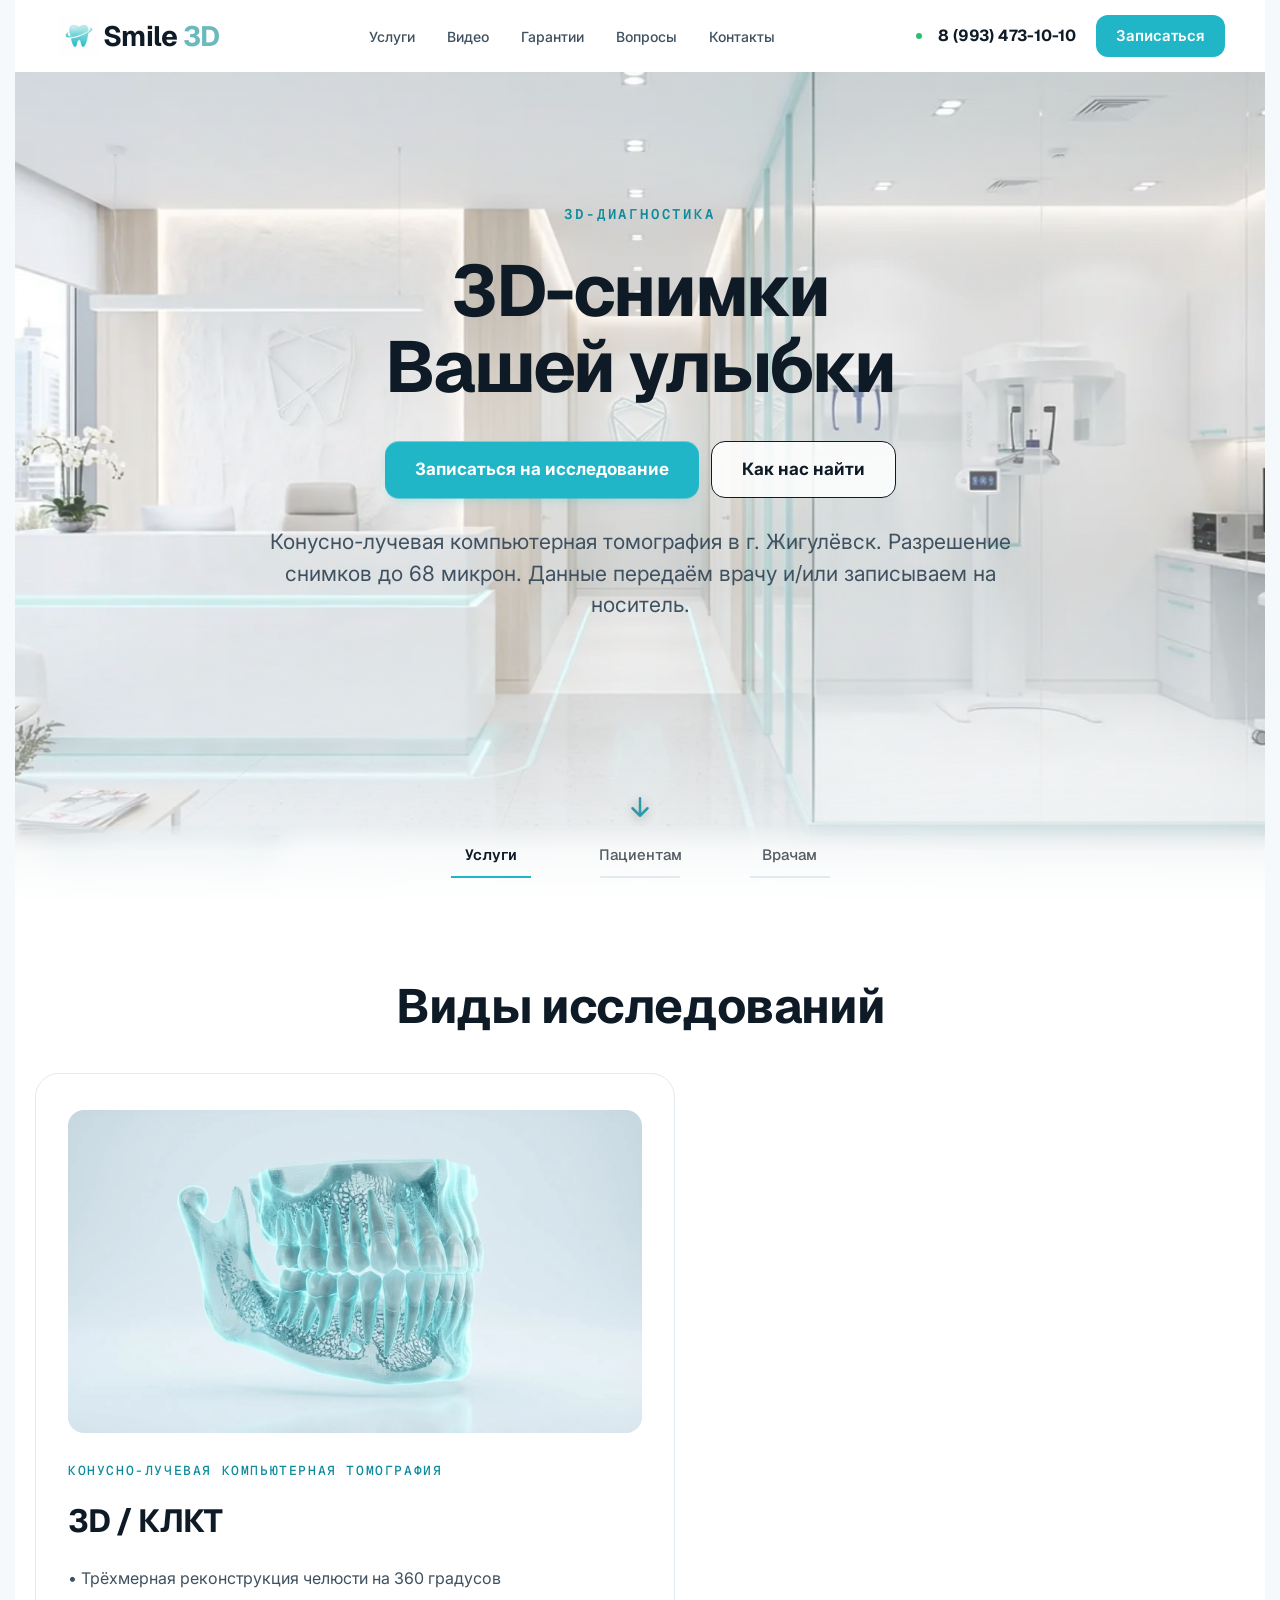
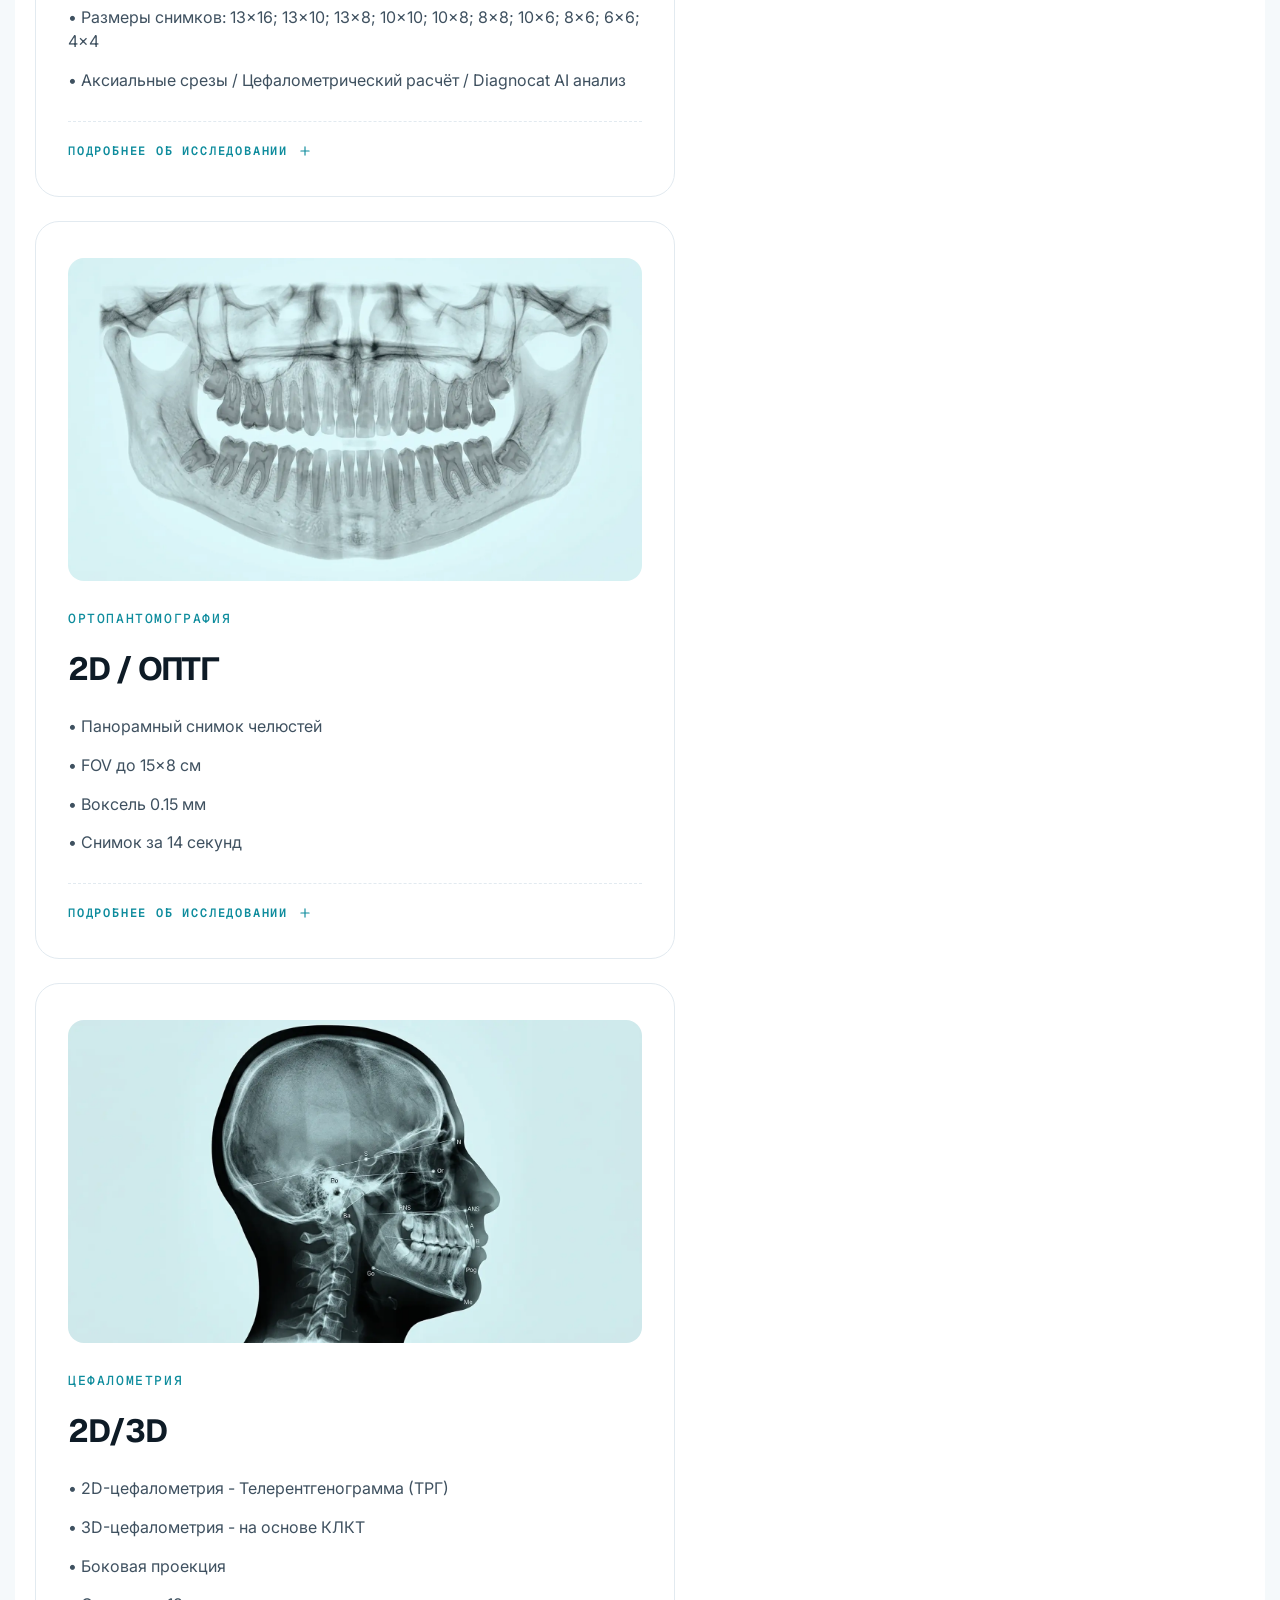
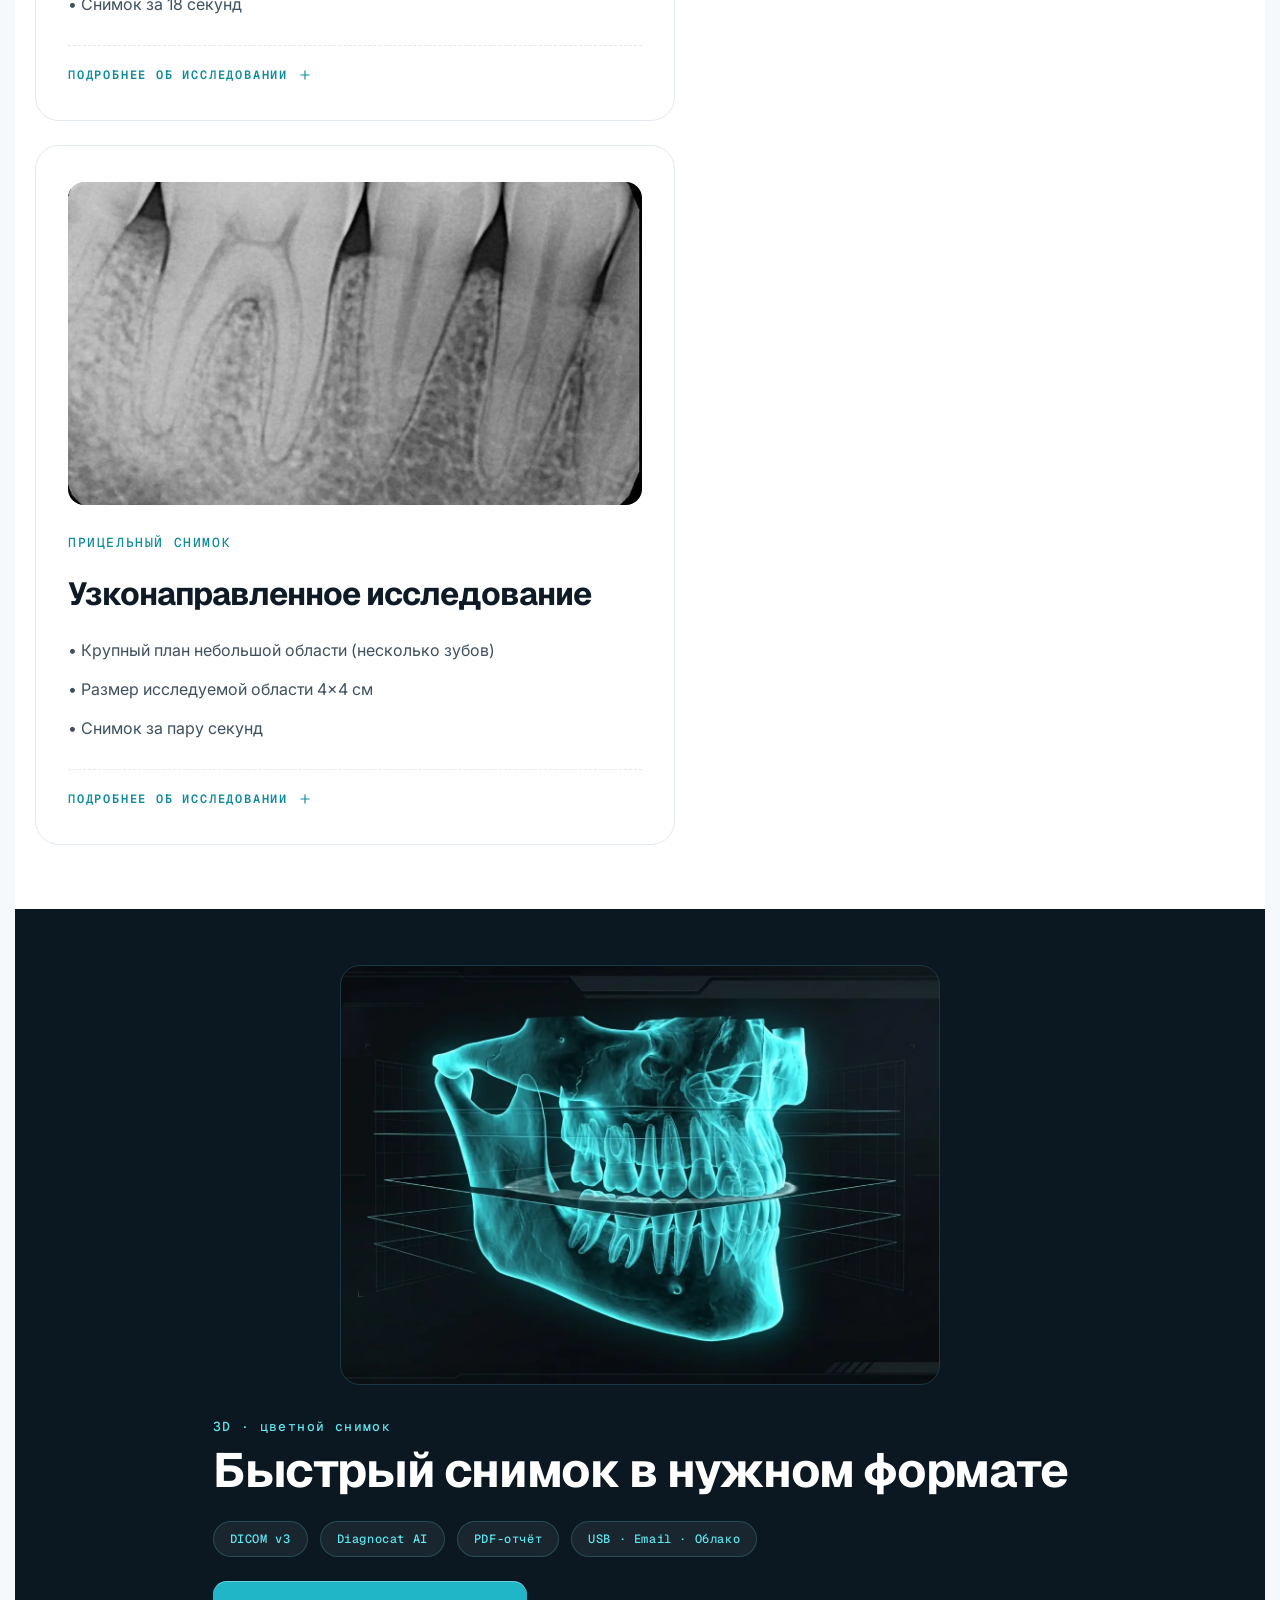
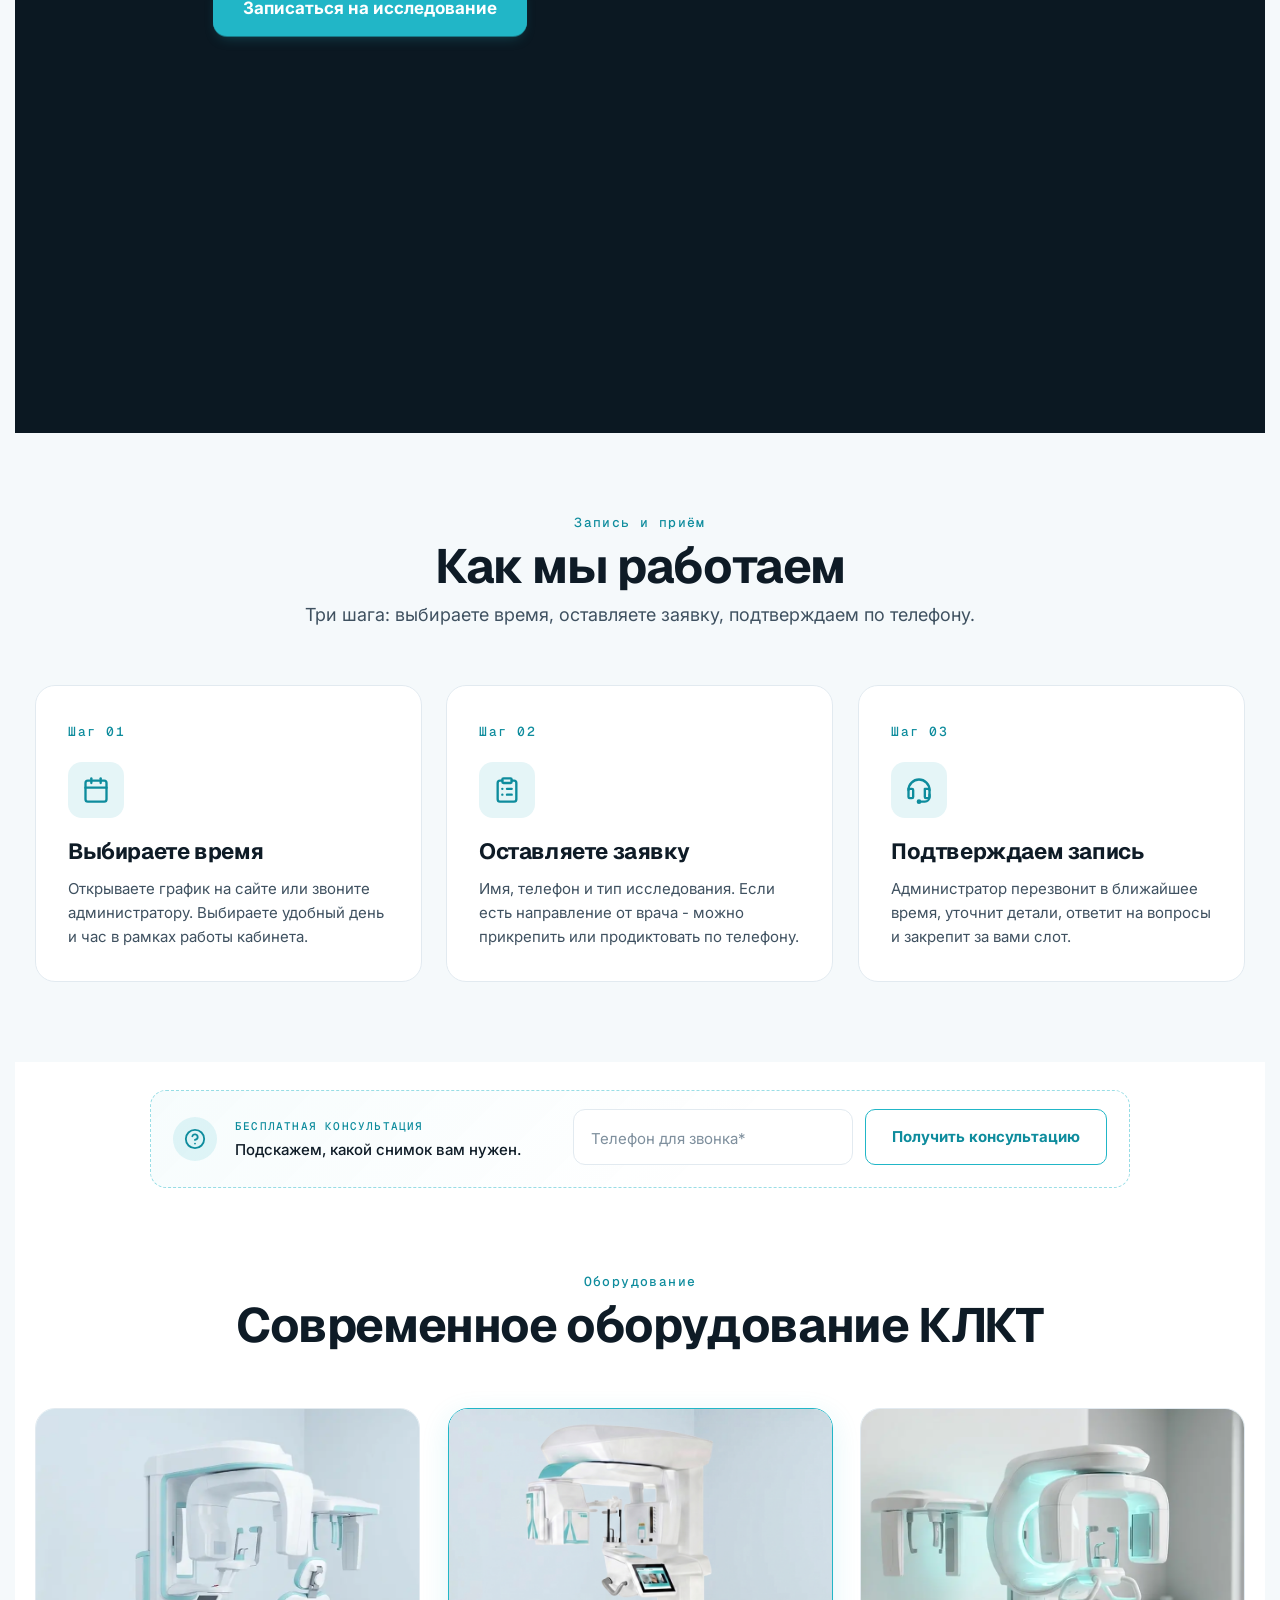
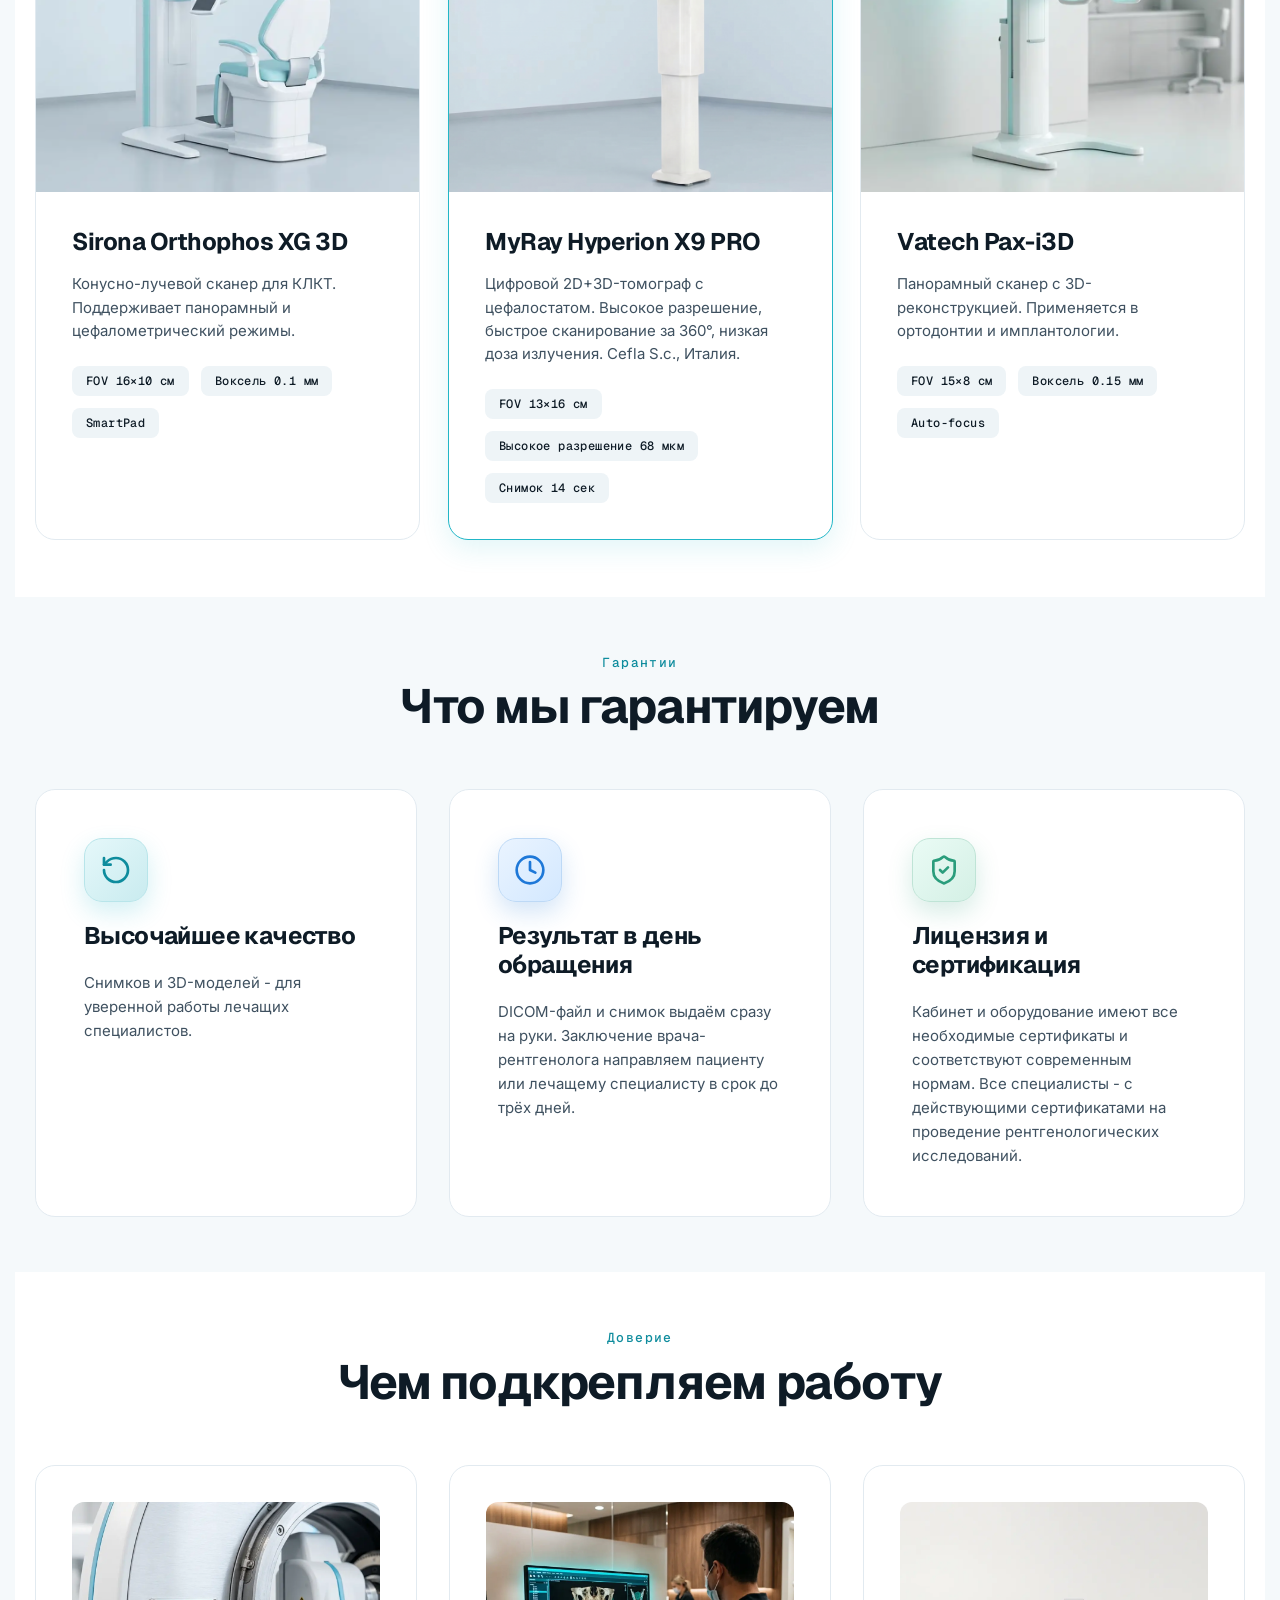
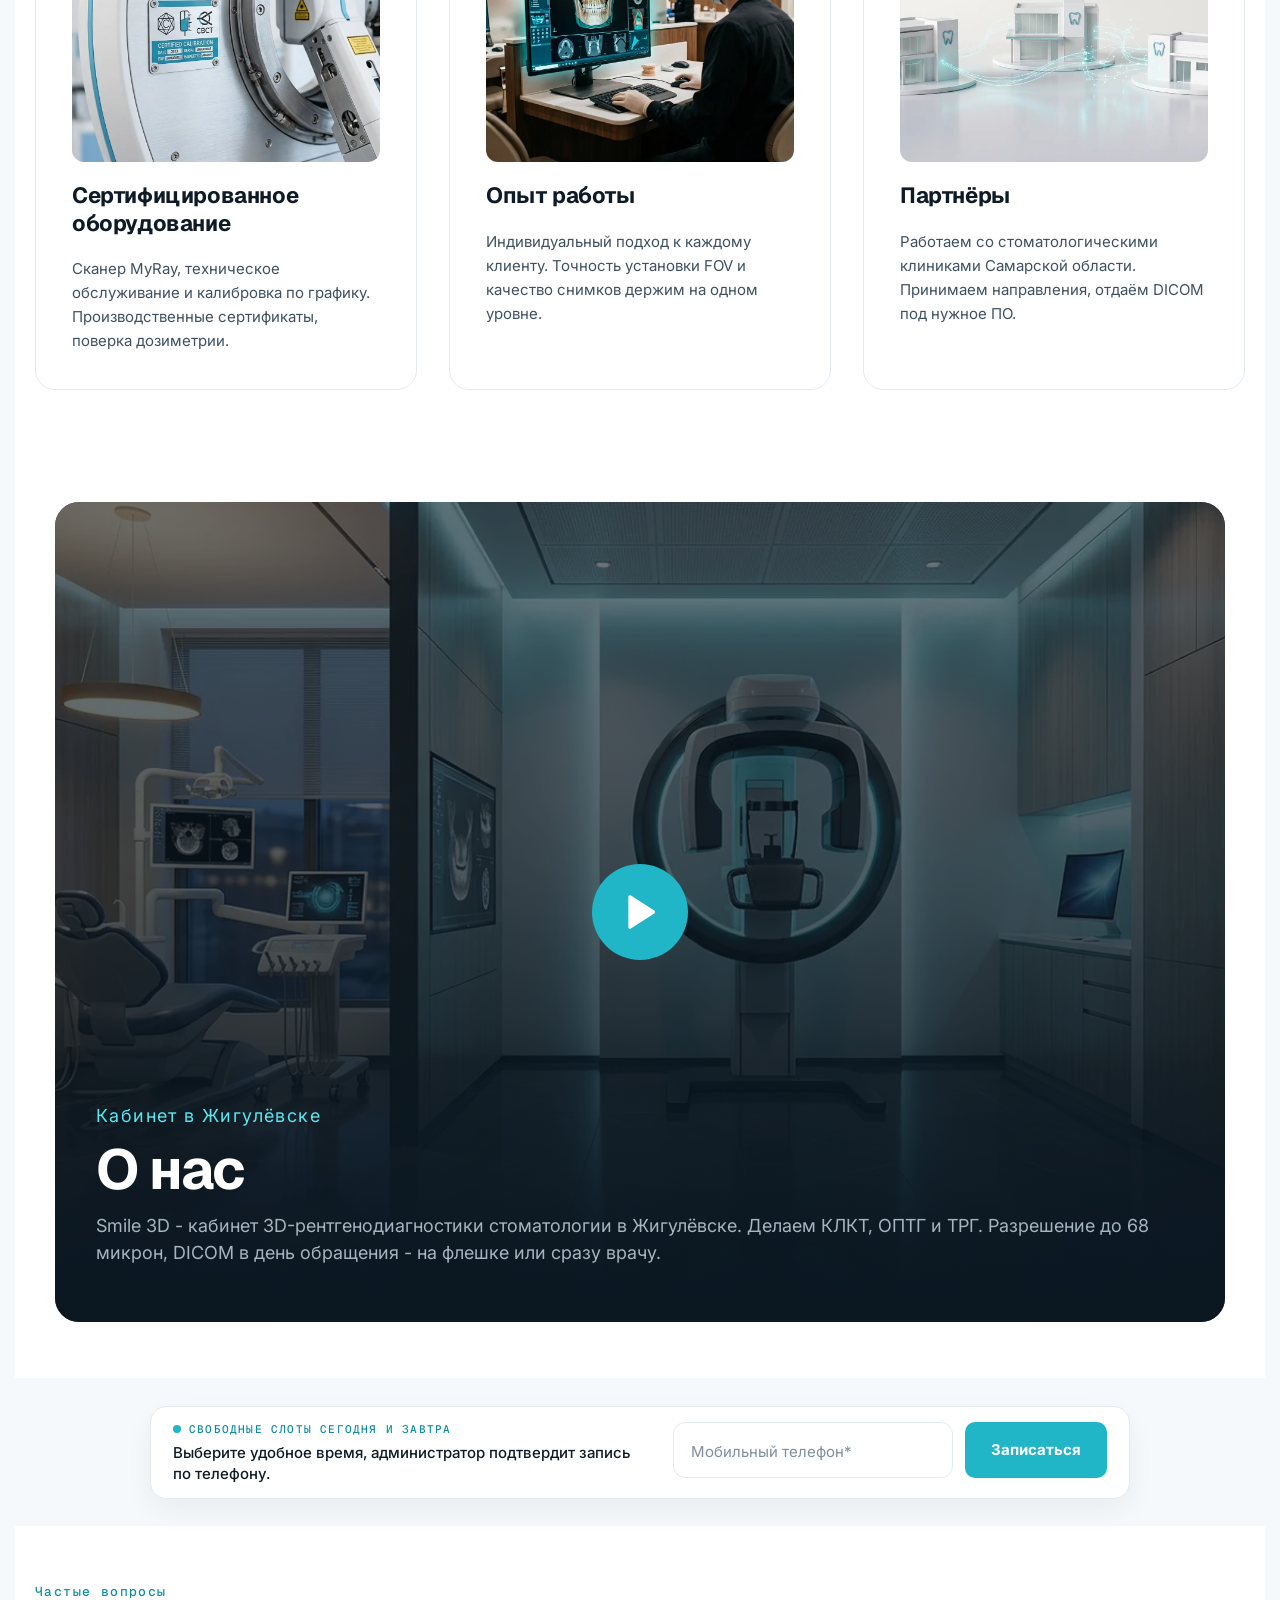
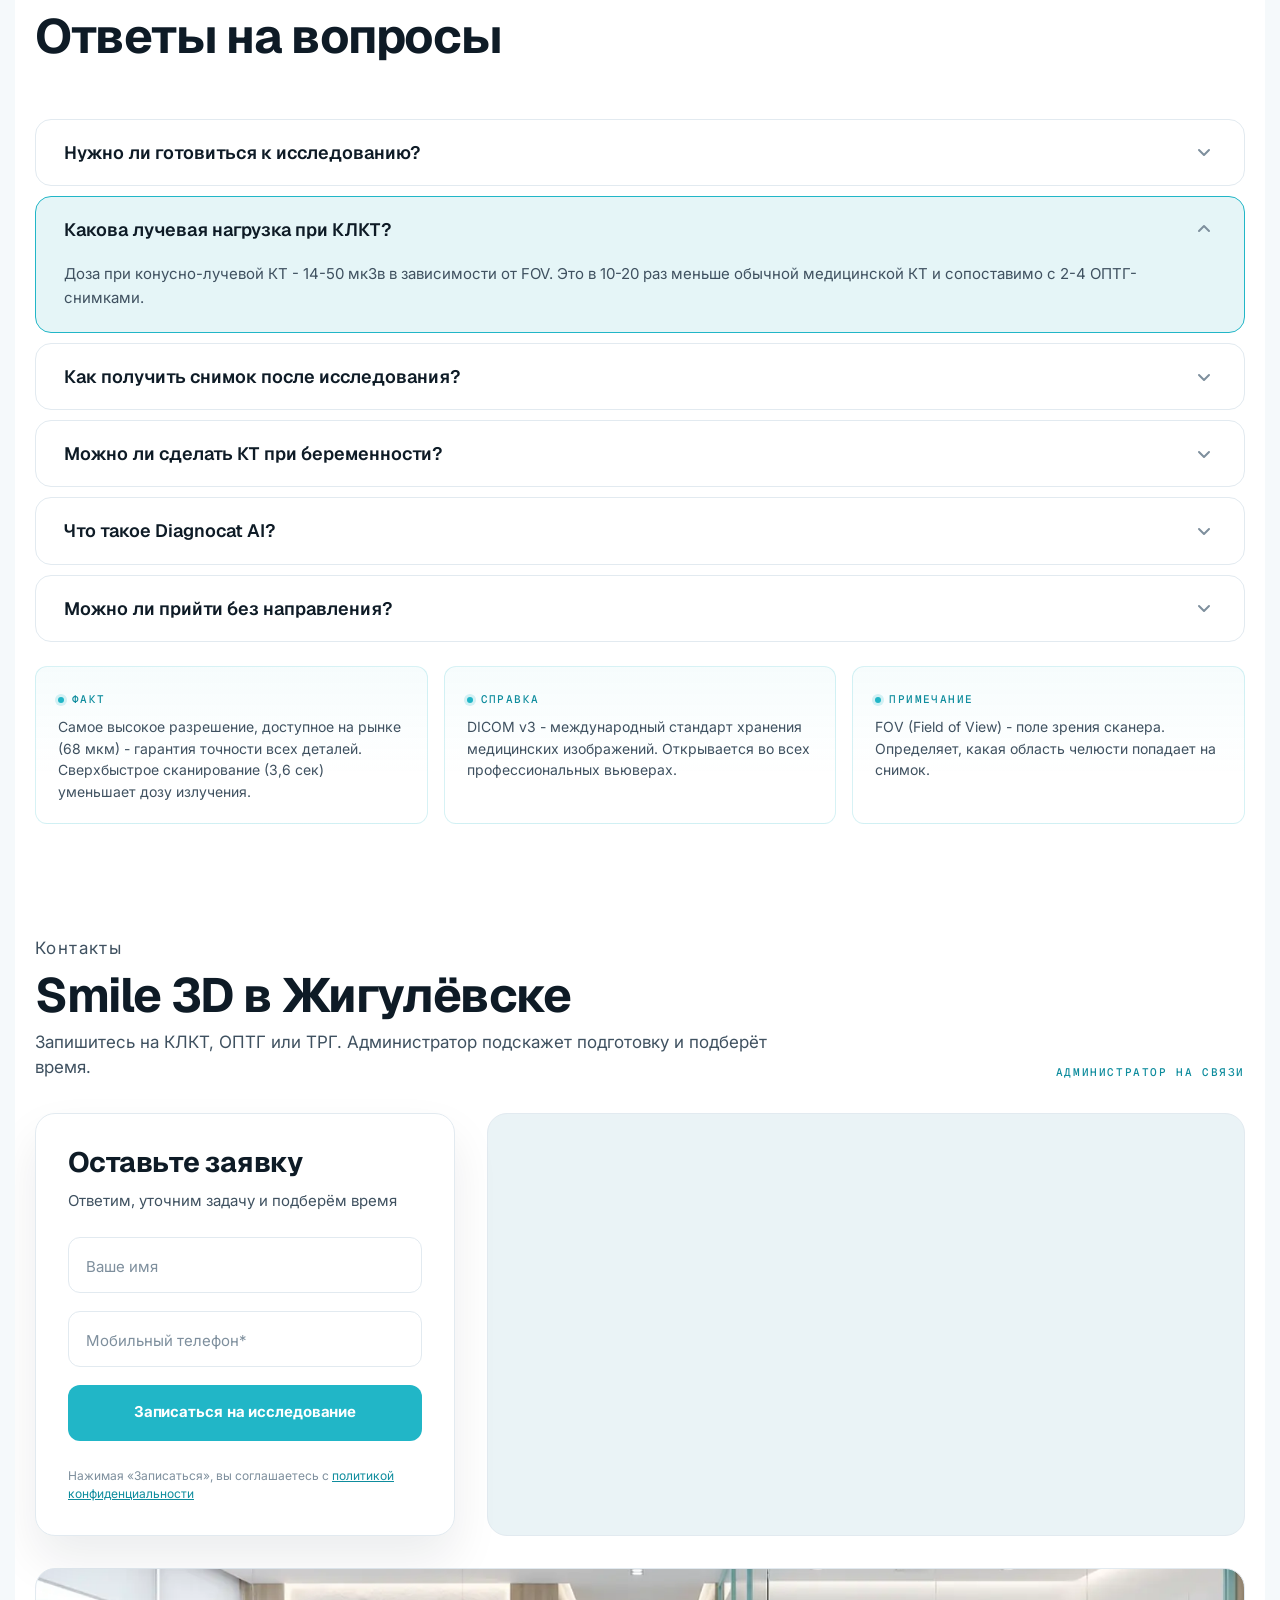
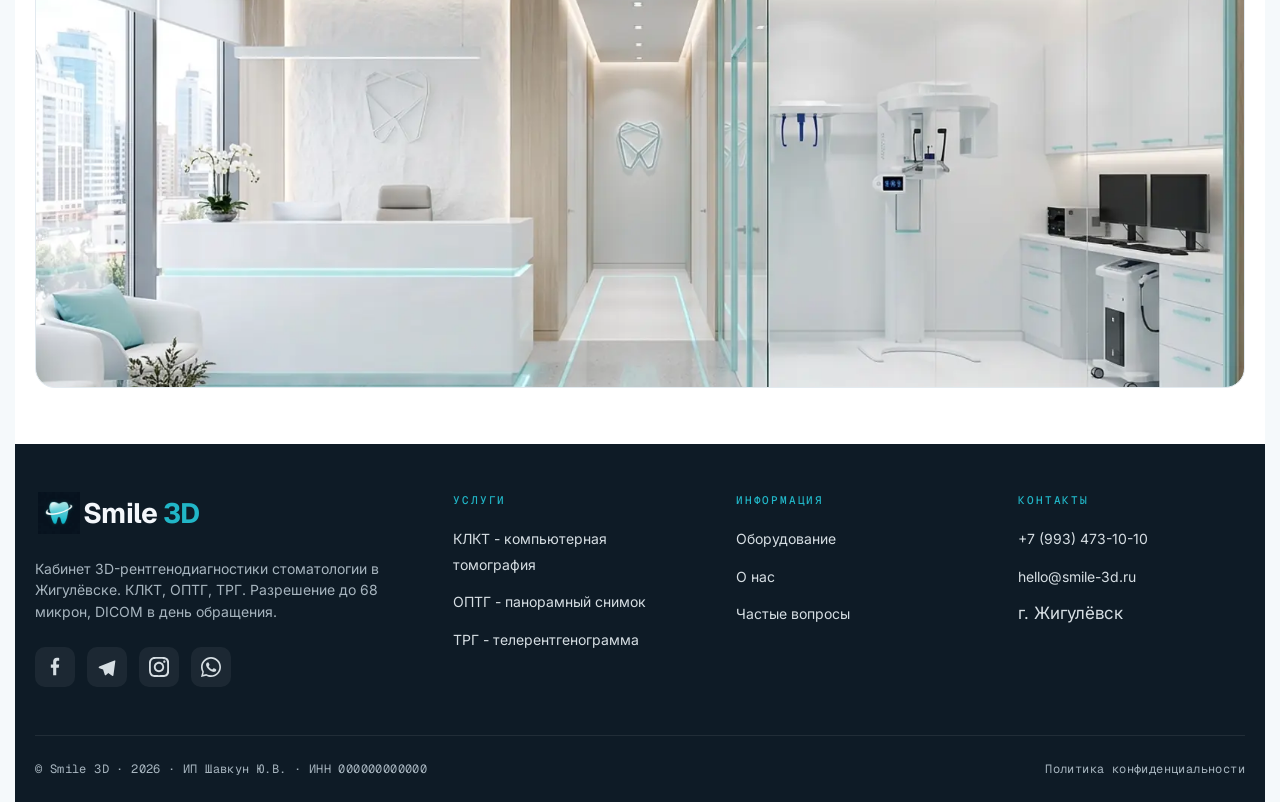
<file: index.html>
<!doctype html>
<!--
  html шаблон для презентации клиенту
-->
<html lang="ru">
<head>
  <meta charset="utf-8" />
  <meta name="viewport" content="width=device-width, initial-scale=1" />
  <meta name="color-scheme" content="light only" />
  <meta name="theme-color" content="#F5F9FB" />
  <title>Smile 3D - 3D-рентгенодиагностика стоматологии · Жигулёвск</title>
  <meta name="description" content="Конусно-лучевая компьютерная томография (КЛКТ), ортопантомография (ОПТГ), телерентгенография (ТРГ) в Жигулёвске. Разрешение до 68 микрон, снимок за несколько секунд." />
  <link rel="preconnect" href="https://fonts.googleapis.com">
  <link rel="preconnect" href="https://fonts.gstatic.com" crossorigin>
  <link rel="preload" as="image" href="assets/img/hero-bg.webp" media="(min-width: 768px)" fetchpriority="high">
  <link rel="preload" as="image" href="assets/img/hero-bg-mobile.webp" media="(max-width: 767px)" fetchpriority="high">
  <link href="https://fonts.googleapis.com/css2?family=Geist:wght@400;500;600;700&family=Geist+Mono:wght@400;500;600&family=Inter:wght@400;500;600;700&display=swap" rel="stylesheet">
  <link rel="stylesheet" href="https://fonts.googleapis.com/css2?family=Material+Symbols+Rounded:opsz,wght,FILL,GRAD@20..48,100..700,0..1,-50..200&display=block">
  <style>
    .material-symbols-rounded {
      font-family: 'Material Symbols Rounded';
      font-weight: normal;
      font-style: normal;
      font-size: 24px;
      line-height: 1;
      letter-spacing: normal;
      text-transform: none;
      display: inline-block;
      white-space: nowrap;
      word-wrap: normal;
      direction: ltr;
      -webkit-font-feature-settings: 'liga';
      -webkit-font-smoothing: antialiased;
      font-variation-settings: 'FILL' 0, 'wght' 400, 'GRAD' 0, 'opsz' 24;
    }
  </style>
  <style>
    /* ============================================================
       Tokens (mirror smile3d.pen variables, verbatim)
    ============================================================ */
    :root {
      --topbar-h: 72px;
      --accent: #21B6C7;
      --accent-deep: #0E8C9D;
      --accent-soft: #C9EBEF;
      --accent-glow: #5EE7F0;
      --accent-secondary: #1E78D8;

      --bg: #F5F9FB;
      --surface: #FFFFFF;
      --surface-muted: #EEF4F7;
      --surface-cyan: #E5F5F7;
      --surface-inverse: #0B1822;

      --fg: #0E1B26;
      --text-body: #3F5160;
      --muted: #7E8F9D;
      --text-faint: #A7B5BF;
      --text-inverse: #FFFFFF;

      --border: #E2EAF0;
      --border-strong: #CCD8E0;

      --font-display: 'Geist', system-ui, sans-serif;
      --font-body: 'Inter', system-ui, sans-serif;
      --font-mono: 'Geist Mono', ui-monospace, monospace;
    }

    /* ============================================================
       Reset & base
    ============================================================ */
    *, *::before, *::after { box-sizing: border-box; }
    html { -webkit-text-size-adjust: 100%; scroll-behavior: smooth; scrollbar-gutter: stable both-edges; }
    body {
      margin: 0;
      background: var(--bg);
      color: var(--text-body);
      font-family: var(--font-body);
      font-size: 17px;
      line-height: 1.5;
      -webkit-font-smoothing: antialiased;
      text-rendering: optimizeLegibility;
    }
    img, svg { display: block; max-width: 100%; }
    a { color: inherit; text-decoration: none; }
    button { font: inherit; cursor: pointer; background: none; border: 0; color: inherit; padding: 0; }
    p, h1, h2, h3, h4, ul { margin: 0; }
    ul { padding: 0; list-style: none; }

    /* layout */
    .container {
      width: 1840px;
      max-width: calc(100% - 80px);
      margin-inline: auto;
    }
    @media (max-width: 1280px) {
      .container { max-width: calc(100% - 40px); }
    }

    /* section heading (kicker + h2 + lead) - reused */
    .section-heading {
      display: flex; flex-direction: column; align-items: center;
      text-align: center; gap: 8px;
    }
    .advantages .section-heading { align-items: flex-start; text-align: left; }
    .advantages .section-heading h2 { text-align: left; }
    .section-heading .kicker { color: var(--accent-deep); }
    .section-heading h2 {
      font-family: var(--font-display);
      font-size: 48px; font-weight: 700;
      line-height: 1.1; letter-spacing: -1.4px;
      color: var(--fg);
      max-width: 900px;
    }
    .section-heading .lead {
      font-family: var(--font-body);
      font-size: 18px; font-weight: 400;
      line-height: 1.55; color: var(--text-body);
      max-width: 760px;
    }

    .kicker {
      font-family: var(--font-mono);
      font-size: 13px; font-weight: 500;
      letter-spacing: 1.4px;
      color: var(--accent-deep);
      text-transform: none;
    }

    /* ============================================================
       Topbar (obqp9, h=72, fill=#FFFFFF)
    ============================================================ */
    .topbar {
      position: sticky; top: 0; z-index: 100;
      background: var(--surface);
      height: 72px;
    }
    .topbar-inner {
      width: 1840px; max-width: calc(100% - 80px);
      margin-inline: auto;
      height: 72px;
      display: flex; align-items: center; justify-content: space-between;
      gap: 32px;
    }
    .logo-mark-header { display: inline-flex; align-items: center; gap: 0; }
    .logo-icon {
      width: 48px; height: 42px; flex-shrink: 0;
      position: relative;
    }
    .logo-icon svg { width: 100%; height: 100%; overflow: visible; }
    .logo-icon img { width: 100%; height: 100%; object-fit: contain; display: block; }
    .logo-text {
      display: inline-flex; align-items: baseline; gap: 5px;
      font-family: var(--font-display);
      font-size: 28px; font-weight: 700;
      letter-spacing: -0.7px;
      line-height: 1;
    }
    .logo-text .smile { color: var(--fg); }
    .logo-text .three-d { color: #6AB9BD; }

    .topbar-nav {
      display: flex; align-items: center; gap: 32px;
      font-family: var(--font-body);
      font-size: 14px; font-weight: 500;
    }
    .topbar-nav a {
      position: relative;
      color: var(--text-body);
      padding: 6px 0;
      transition: color 200ms ease;
    }
    .topbar-nav a::after {
      content: '';
      position: absolute;
      left: 0; bottom: 0;
      width: 100%; height: 2px;
      background: var(--accent);
      transform: scaleX(0);
      transform-origin: left center;
      transition: transform 280ms cubic-bezier(0.4, 0, 0.2, 1);
    }
    .topbar-nav a:hover { color: var(--accent-deep); }
    .topbar-nav a:hover::after { transform: scaleX(1); }

    .topbar-contact {
      display: inline-flex; align-items: center;
      line-height: 1.2;
      text-align: center;
    }
    .topbar-contact__phone {
      font-family: var(--font-display);
      font-size: 16px; font-weight: 700;
      color: var(--fg);
      letter-spacing: -0.2px;
      transition: color 200ms ease;
    }
    .topbar-contact__phone:hover { color: var(--accent-deep); }
    .topbar-contact__hours {
      font-family: var(--font-mono);
      font-size: 11px; font-weight: 500;
      letter-spacing: 0.6px;
      color: var(--muted);
      text-transform: uppercase;
    }

    .topbar-right {
      display: inline-flex; align-items: center;
      gap: 20px;
    }
    .topbar-cta {
      display: inline-flex; align-items: center; justify-content: center;
      padding: 10px 20px;
      background: var(--accent);
      color: var(--surface);
      font-family: var(--font-body);
      font-size: 15px; font-weight: 600;
      border-radius: 12px;
      transition: background 200ms ease, transform 150ms ease;
    }
    .topbar-cta:hover { background: var(--accent-deep); transform: translateY(-1px); }

    @media (max-width: 1280px) {
      .topbar-contact__hours { display: none; }
    }
    @media (max-width: 1100px) {
      .topbar-nav { display: none; }
    }
    @media (max-width: 767px) {
      .topbar-contact { display: none; }
    }

    /* ============================================================
       Hero v2 (full-screen photo bg + zoom/parallax + pulse-rings)
    ============================================================ */
    .hero {
      position: relative; overflow: hidden;
      min-height: calc(100vh - var(--topbar-h));
      max-height: 980px;
      width: 100%;
      isolation: isolate;
    }
    .hero-bg {
      position: absolute; inset: 0;
      background: radial-gradient(circle at 50% 50%, #E5F5F7 0%, #F5F9FB 100%);
      z-index: 0;
    }
    .hero-bg__image {
      position: absolute; inset: -4% -2%;
      background: url('assets/img/hero-bg.webp') center 45% / cover no-repeat;
      will-change: transform;
      animation: hero-slow-zoom 9s ease-in-out infinite alternate;
      transform: translate3d(0, var(--hero-parallax-y, 0px), 0);
    }
    @keyframes hero-slow-zoom {
      0%   { background-size: 100% auto; }
      100% { background-size: 114% auto; }
    }
    .hero-bg__wash {
      position: absolute; inset: 0;
      background:
        radial-gradient(ellipse 80% 62% at 50% 42%,
          rgba(255, 255, 255, 0.55) 0%,
          rgba(255, 255, 255, 0.35) 40%,
          rgba(255, 255, 255, 0.15) 72%,
          rgba(255, 255, 255, 0.00) 100%),
        linear-gradient(180deg,
          rgba(245, 249, 251, 0.25) 0%,
          rgba(245, 249, 251, 0.00) 30%,
          rgba(245, 249, 251, 0.00) 60%,
          rgba(245, 249, 251, 0.55) 86%,
          rgba(245, 249, 251, 0.96) 100%);
      z-index: 1;
    }

    /* Pulse-rings - концентрический сонар вокруг зуба-неона */
    .hero-pulse {
      position: absolute;
      left: 50%; top: 46%;
      width: 0; height: 0;
      pointer-events: none;
      z-index: 2;
    }
    .hero-pulse__ring {
      position: absolute;
      left: 50%; top: 50%;
      width: 240px; height: 240px;
      margin-left: -120px; margin-top: -120px;
      border-radius: 50%;
      border: 2px solid rgba(33, 182, 199, 0.55);
      opacity: 0;
      animation: hero-pulse-out 5s cubic-bezier(.16,1,.3,1) infinite;
    }
    .hero-pulse__ring:nth-child(2) { animation-delay: 1.65s; }
    .hero-pulse__ring:nth-child(3) { animation-delay: 3.30s; }
    @keyframes hero-pulse-out {
      0%   { transform: scale(0.45); opacity: 0; border-width: 2.5px; }
      14%  { opacity: 0.55; }
      100% { transform: scale(2.6); opacity: 0; border-width: 0.5px; }
    }

    .hero-center {
      position: absolute;
      left: 50%; top: 16%;
      transform: translateX(-50%);
      width: min(880px, calc(100% - 64px));
      display: flex; flex-direction: column; align-items: center;
      gap: 28px;
      text-align: center;
      z-index: 3;
    }
    .hero-eyebrow {
      font-family: var(--font-mono);
      font-size: 14px; font-weight: 600;
      letter-spacing: 2.8px;
      color: var(--accent-deep);
      text-transform: uppercase;
      padding: 0;
      background: transparent;
      border-radius: 0;
    }
    .hero h1 {
      font-family: var(--font-display);
      font-size: 72px; font-weight: 700;
      line-height: 1.05; letter-spacing: -2.2px;
      color: var(--fg);
      width: 880px;
    }
    .hero-lead {
      font-family: var(--font-body);
      font-size: 21px; font-weight: 400;
      line-height: 1.5;
      color: var(--text-body);
      width: 780px;
    }
    .hero-cta {
      display: inline-flex; gap: 12px;
      margin-top: 8px;
    }
    .btn-primary {
      position: relative;
      display: inline-flex; align-items: center; justify-content: center;
      padding: 15px 30px;
      background: var(--accent);
      color: var(--surface);
      font-family: var(--font-body);
      font-size: 17px; font-weight: 700;
      border-radius: 14px;
      /* unique ring instead of generic cyan glow blob */
      box-shadow:
        inset 0 1px 0 rgba(255, 255, 255, 0.35),
        0 1px 0 rgba(33, 182, 199, 0.55),
        0 6px 14px -6px rgba(33, 182, 199, 0.35);
      transition: background 200ms ease, transform 150ms ease, box-shadow 200ms ease;
    }
    .btn-primary:hover {
      background: var(--accent-deep);
      transform: translateY(-1px);
      box-shadow:
        inset 0 1px 0 rgba(255, 255, 255, 0.35),
        0 1px 0 rgba(33, 182, 199, 0.7),
        0 12px 24px -8px rgba(33, 182, 199, 0.45);
    }
    .btn-secondary {
      display: inline-flex; align-items: center; justify-content: center;
      padding: 15px 30px;
      background: rgba(255, 255, 255, 0.85);
      color: var(--fg);
      font-family: var(--font-body);
      font-size: 17px; font-weight: 700;
      border: 1px solid var(--fg);
      border-radius: 14px;
      transition: background 200ms ease, border-color 200ms ease, color 200ms ease;
    }
    .btn-secondary:hover { background: var(--fg); color: var(--surface); }

    .hero-ruler {
      position: absolute;
      bottom: 0; left: 0;
      width: 1920px; max-width: 100%;
      padding: 18px 80px;
      display: flex; align-items: center; justify-content: space-between;
      gap: 24px;
    }
    .hero-ruler__item {
      display: inline-flex; align-items: center; gap: 12px;
      font-family: var(--font-mono);
      font-size: 12px; font-weight: 500;
      letter-spacing: 1.5px;
      color: var(--muted);
      white-space: nowrap;
    }
    .hero-ruler__dot {
      width: 6px; height: 6px; border-radius: 50%;
      background: var(--accent);
      flex-shrink: 0;
    }
    .hero-ruler__sep {
      flex: 0 0 96px; height: 1px;
      background: var(--border-strong);
    }

    /* ============================================================
       Hero trust-bar - снимает страх излучения в первом экране
       Уникальный паттерн: stat-chip с цифрой + единицей + sub-line
    ============================================================ */
    .hero-trust {
      list-style: none;
      display: flex; gap: 14px;
      margin: 22px 0 28px;
      padding: 0;
      flex-wrap: wrap;
    }
    .hero-trust__chip {
      position: relative;
      display: inline-flex; flex-direction: column;
      gap: 2px;
      padding: 10px 16px 10px 20px;
      background: rgba(255, 255, 255, 0.72);
      backdrop-filter: blur(6px);
      -webkit-backdrop-filter: blur(6px);
      border: 1px solid rgba(33, 182, 199, 0.22);
      border-radius: 12px;
      min-width: 0;
    }
    .hero-trust__chip::before {
      content: '';
      position: absolute;
      left: 8px; top: 50%; transform: translateY(-50%);
      width: 4px; height: 24px;
      border-radius: 2px;
      background: linear-gradient(180deg, var(--accent) 0%, var(--accent-deep) 100%);
    }
    .hero-trust__num {
      font-family: var(--font-mono);
      font-size: 22px; font-weight: 600;
      letter-spacing: -0.4px;
      color: var(--fg);
      line-height: 1;
    }
    .hero-trust__unit {
      display: inline;
      font-family: var(--font-mono);
      font-size: 13px; font-weight: 500;
      color: var(--accent-deep);
      margin-left: 4px;
      letter-spacing: 0.2px;
    }
    .hero-trust__sub {
      display: block;
      font-family: var(--font-body);
      font-size: 11.5px; font-weight: 500;
      color: var(--muted);
      letter-spacing: 0.4px;
      text-transform: uppercase;
      margin-top: 4px;
    }
    .hero-trust__chip:first-child::before {
      background: linear-gradient(180deg, #2EA77E 0%, #1F6E55 100%);
    }
    .hero-trust__chip:first-child .hero-trust__unit {
      color: #1F6E55;
    }
    @media (max-width: 767px) {
      .hero-trust { gap: 8px; margin: 18px 0 22px; }
      .hero-trust__chip {
        padding: 8px 12px 8px 16px;
        flex: 1 1 calc(33% - 8px);
        min-width: 0;
      }
      .hero-trust__chip::before { left: 6px; height: 20px; width: 3px; }
      .hero-trust__num { font-size: 18px; }
      .hero-trust__unit { font-size: 11px; }
      .hero-trust__sub { font-size: 9.5px; letter-spacing: 0.3px; }
    }
    @media (max-width: 540px) {
      .hero-trust { flex-direction: column; }
      .hero-trust__chip { flex-direction: row; align-items: baseline; gap: 8px; flex: none; }
      .hero-trust__sub { margin-top: 0; }
    }
    @media (max-width: 1100px) {
      .hero-ruler { flex-wrap: wrap; gap: 12px; padding: 16px 24px; }
      .hero-ruler__sep { display: none; }
      .hero h1 { font-size: 60px; width: 100%; letter-spacing: -1.5px; }
      .hero-center {
        width: calc(100% - 48px);
        top: 38%;
        bottom: auto;
        transform: translate(-50%, -50%);
        gap: 26px;
      }
      .hero-lead { width: 100%; font-size: 19.5px; }
    }
    @media (max-width: 767px) {
      .hero {
        min-height: calc(100svh - 60px);
        height: calc(100svh - 60px);
        max-height: none;
        padding-bottom: 0;
      }
      .hero-bg {
        position: absolute;
        inset: 0;
      }
      .hero-bg__image {
        position: absolute;
        inset: 0;
        background-image: url('assets/img/hero-bg-mobile.webp');
        background-position: center 45%;
        background-size: cover;
        background-repeat: no-repeat;
        animation: hero-slow-zoom-mobile 9s ease-in-out infinite alternate;
        will-change: transform;
      }
      @keyframes hero-slow-zoom-mobile {
        0%   { transform: scale(1); }
        100% { transform: scale(1.08); }
      }
      .hero-bg__wash {
        background:
          radial-gradient(ellipse 90% 60% at 50% 50%,
            rgba(255, 255, 255, 0.62) 0%,
            rgba(255, 255, 255, 0.42) 35%,
            rgba(255, 255, 255, 0.18) 65%,
            rgba(255, 255, 255, 0.00) 100%),
          linear-gradient(180deg,
            rgba(245, 249, 251, 0.18) 0%,
            rgba(245, 249, 251, 0.00) 30%,
            rgba(245, 249, 251, 0.00) 70%,
            rgba(245, 249, 251, 0.65) 90%,
            rgba(245, 249, 251, 0.95) 100%);
      }
      .hero-pulse {
        display: block;
        top: 50%;
      }
      .hero-pulse__ring {
        width: 200px; height: 200px;
        margin-left: -100px; margin-top: -100px;
      }
      /* Mobile/tablet hero - absolute positioning по запросу клиента:
         eyebrow+h1 ВЫШЕ зуба-панели, CTA НА уровне нижней части зуба,
         lead ПОД CTA внутри "стеклянной панели" */
      .hero-center {
        position: absolute;
        inset: 0;
        left: 0; right: 0; top: 0;
        transform: none;
        margin: 0;
        width: 100%;
        max-width: none;
        padding: 0;
        background: transparent;
        -webkit-backdrop-filter: none;
        backdrop-filter: none;
        border: 0;
        border-radius: 0;
        box-shadow: none;
        display: block;
        gap: 0;
        text-align: center;
        z-index: 3;
      }
      .hero-center > * {
        position: absolute;
        left: 50%;
        width: calc(100% - 32px);
        max-width: 480px;
      }
      .hero-eyebrow {
        top: 13%;
        transform: translateX(-50%);
        padding: 0;
        font-size: 12px;
        letter-spacing: 2.6px;
      }
      .hero h1 {
        top: 18%;
        transform: translateX(-50%);
        font-size: 32px;
        letter-spacing: -0.5px;
        line-height: 1.1;
        color: var(--fg);
        text-shadow: none;
        width: calc(100% - 32px);
      }
      .hero .hero-cta {
        top: 54%;
        transform: translate(-50%, -50%);
        display: flex;
        flex-direction: column;
        align-items: center;
        gap: 12px;
        margin-top: 0;
        /* Ширина в рамку стеклянной панели зуба на фото */
        width: min(320px, 54vw);
        max-width: none;
      }
      .hero .hero-cta .btn-primary,
      .hero .hero-cta .btn-secondary {
        width: 100%;
        max-width: none;
        padding: 15px 24px;
        font-size: 15.5px;
        border-radius: 13px;
        white-space: nowrap;
      }
      .hero .hero-lead {
        top: 73%;
        transform: translate(-50%, -50%);
        font-size: 13.5px;
        line-height: 1.45;
        color: var(--text-body);
        /* lead в ту же рамку что и CTA */
        width: min(320px, 54vw);
        max-width: none;
      }
      .hero-scroll-indicator { display: none; }
      .hero-tabs-bar {
        position: absolute;
        left: 0;
        right: 0;
        bottom: 0;
        padding: 12px 0 14px;
        background: rgba(255, 255, 255, 0.92);
        -webkit-backdrop-filter: none;
        backdrop-filter: none;
        z-index: 5;
      }
    }
    @media (max-width: 540px) {
      .hero .hero-cta { width: min(290px, 60vw); }
      .hero .hero-cta .btn-primary, .hero .hero-cta .btn-secondary {
        padding: 14px 22px;
        font-size: 15px;
      }
      .hero .hero-lead {
        width: min(290px, 60vw);
        font-size: 13px;
      }
    }
    @media (max-width: 441px) {
      .hero-bg__image {
        background-position: center 42%;
      }
      .hero h1 { font-size: 26px; letter-spacing: -0.4px; }
      .hero-eyebrow { font-size: 11px; letter-spacing: 2.2px; }
      .hero .hero-cta { width: min(270px, 64vw); }
      .hero .hero-cta .btn-primary, .hero .hero-cta .btn-secondary {
        padding: 13px 20px;
        font-size: 14.5px;
      }
      .hero .hero-lead {
        width: min(270px, 64vw);
        font-size: 12.5px;
        line-height: 1.4;
      }
    }
    @media (max-width: 380px) {
      /* Узкие телефоны (iPhone SE, мини-Android): h1 + eyebrow выше зуба */
      .hero-eyebrow { top: 9%; font-size: 10.5px; }
      .hero h1 { top: 14%; font-size: 22px; }
      .hero .hero-cta { width: min(260px, 70vw); }
      .hero .hero-cta .btn-primary, .hero .hero-cta .btn-secondary {
        padding: 12px 18px;
        font-size: 14px;
      }
      .hero .hero-lead { width: min(260px, 70vw); }
    }
    @media (max-width: 360px) {
      .hero h1 { font-size: 21px; }
      .hero .hero-cta { width: min(250px, 72vw); }
      .hero .hero-cta .btn-primary, .hero .hero-cta .btn-secondary {
        padding: 12px 16px;
        font-size: 13.5px;
      }
      .hero .hero-lead {
        width: min(250px, 72vw);
        font-size: 11.5px;
        line-height: 1.4;
      }
    }

    /* Hero scroll indicator - bouncing arrow */
    .hero-scroll-indicator {
      position: absolute;
      left: 50%; bottom: 78px;
      transform: translateX(-50%);
      display: inline-flex; flex-direction: column; align-items: center;
      gap: 6px;
      color: var(--accent-deep);
      font-family: var(--font-mono);
      font-size: 11px; font-weight: 600;
      letter-spacing: 2px;
      text-transform: uppercase;
      z-index: 4;
      opacity: 0.85;
      text-decoration: none;
      animation: hero-scroll-bounce 2.4s ease-in-out infinite;
    }
    .hero-scroll-indicator:hover { opacity: 1; color: var(--accent); }
    .hero-scroll-indicator svg {
      width: 30px; height: 30px;
      filter: drop-shadow(0 2px 6px rgba(0, 0, 0, 0.35));
    }
    @keyframes hero-scroll-bounce {
      0%, 100% { transform: translate(-50%, 0); opacity: 0.55; }
      50%      { transform: translate(-50%, 6px); opacity: 1; }
    }
    @media (max-width: 767px) {
      .hero-scroll-indicator { display: none; }
    }

    /* Hero tabs overlay - glassmorphism strip at hero bottom */
    .hero-tabs-bar {
      position: absolute;
      left: 0; right: 0; bottom: 0;
      padding: 18px 0 22px;
      background: linear-gradient(180deg, rgba(255,255,255,0.0) 0%, rgba(255,255,255,0.65) 35%, rgba(255,255,255,0.92) 100%);
      backdrop-filter: blur(14px);
      -webkit-backdrop-filter: blur(14px);
      z-index: 5;
    }
    .hero-tabs-bar .section-tabs {
      margin: 0;
      gap: 56px;
    }
    .hero-tabs-bar .section-tab { font-weight: 500; }
    .hero-tabs-bar .section-tab span:first-child { color: rgba(20, 30, 40, 0.72); }
    .hero-tabs-bar .section-tab.is-active span:first-child { color: var(--fg); font-weight: 600; }
    @media (max-width: 767px) {
      .hero-tabs-bar { padding: 14px 0 18px; }
      .hero-tabs-bar .section-tabs { gap: 22px; }
    }
    @media (max-width: 441px) {
      .hero-tabs-bar .section-tabs { gap: 14px; }
      .hero-tabs-bar .section-tab { font-size: 13px; }
      .hero-tabs-bar .section-tab__underline { width: 56px; }
    }

    /* ============================================================
       Tabs section (Услуги/Пациентам/Врачам merged into one)
       Source: s2wipL + kHbbz + K32OVs
       Backgrounds vary by tab: Услуги=#FFFFFF, Пациентам=#F5F9FB, Врачам=#FFFFFF
    ============================================================ */
    .tabs-section {
      padding: 80px 0 64px;
      background: var(--surface);
      transition: background 600ms cubic-bezier(.4,0,.2,1);
    }
    .tabs-section[data-active="patients"] { background: var(--bg); }
    .tabs-section[data-active="doctors"]  { background: var(--surface); }

    .section-tabs {
      display: flex; align-items: flex-start; justify-content: center;
      gap: 48px;
      margin-bottom: 36px;
    }
    .section-tab {
      display: inline-flex; flex-direction: column; align-items: center;
      gap: 10px; padding: 0 6px;
      font-family: var(--font-display);
      font-size: 15px; font-weight: 500;
      color: var(--muted);
      cursor: pointer;
      transition: color 200ms ease;
    }
    .section-tab:hover { color: var(--fg); }
    .section-tab__underline {
      width: 80px; height: 2px;
      background: var(--border);
      transition: background 240ms ease;
    }
    .section-tab.is-active { color: var(--fg); font-weight: 600; }
    .section-tab.is-active .section-tab__underline { background: var(--accent); }

    .tab-panel .section-heading { align-items: center; text-align: center; }
    .tab-panel .section-heading h2 { text-align: center; margin-inline: auto; }
    .tab-panel .section-heading .lead { text-align: center; margin-inline: auto; }
    .tab-panels {
      position: relative;
      /* активная панель - in-flow (определяет высоту), остальные absolute */
      transition: height 420ms cubic-bezier(.16,1,.3,1);
    }
    .tab-panel {
      position: absolute;
      inset: 0;
      opacity: 0;
      visibility: hidden;
      transform: translateY(14px) scale(0.985);
      pointer-events: none;
      transition:
        opacity 420ms cubic-bezier(.16,1,.3,1),
        transform 420ms cubic-bezier(.16,1,.3,1),
        visibility 0s linear 420ms;
    }
    .tab-panel.is-active {
      position: relative;
      opacity: 1;
      visibility: visible;
      transform: none;
      pointer-events: auto;
      transition:
        opacity 480ms cubic-bezier(.16,1,.3,1) 60ms,
        transform 480ms cubic-bezier(.16,1,.3,1) 60ms,
        visibility 0s linear;
    }
    /* Stagger reveal у внутренних блоков активной панели */
    .tab-panel > * {
      opacity: 0;
      transform: translateY(10px);
      transition:
        opacity 520ms cubic-bezier(.16,1,.3,1),
        transform 520ms cubic-bezier(.16,1,.3,1);
    }
    .tab-panel.is-active > * {
      opacity: 1;
      transform: none;
    }
    .tab-panel.is-active > *:nth-child(1) { transition-delay: 120ms; }
    .tab-panel.is-active > *:nth-child(2) { transition-delay: 200ms; }
    .tab-panel.is-active > *:nth-child(3) { transition-delay: 280ms; }
    .tab-panel.is-active > *:nth-child(4) { transition-delay: 360ms; }
    .tab-panel.is-active > *:nth-child(5) { transition-delay: 440ms; }
    .tab-panel.is-active > *:nth-child(n+6) { transition-delay: 520ms; }

    /* shared spacer (56 + 64 px) */
    .tab-spacer-top { height: 0; } /* uses heading + spacer below */
    .tab-spacer-mid { height: 40px; }

    /* Services (s2wipL) panel */
    .services-grid {
      display: flex; gap: 28px; justify-content: stretch;
      align-items: stretch;
      flex-wrap: nowrap;
    }
    .service-card {
      display: flex; flex-direction: column; gap: 28px;
      flex: 1 1 0; min-width: 0;
      max-width: 640px; padding: 44px 40px 36px;
      background: var(--surface);
      border: 1px solid var(--border);
      border-radius: 24px;
      cursor: pointer;
      position: relative;
      transition: transform 240ms ease, box-shadow 240ms ease, border-color 240ms ease, background 240ms ease;
    }
    .service-card:hover {
      transform: translateY(-4px);
      box-shadow: 0 8px 24px rgba(14, 27, 38, 0.08);
      border-color: var(--accent);
    }
    .service-card.is-active {
      border-color: var(--accent);
      background: var(--surface-cyan, #eef9fb);
      box-shadow: 0 12px 32px rgba(33, 182, 199, 0.18);
    }
    .service-card__visual {
      width: 100%;
      aspect-ratio: 4 / 3;
      max-height: 360px;
      border-radius: 16px;
      background: var(--surface-cyan) center/cover no-repeat;
      overflow: hidden;
    }
    .service-card .service-meta {
      font-family: var(--font-mono);
      font-size: 13px; font-weight: 500;
      letter-spacing: 1.6px;
      color: var(--accent-deep);
      text-transform: uppercase;
    }
    .service-card h3 {
      font-family: var(--font-display);
      font-size: 38px; font-weight: 700;
      line-height: 1.05; letter-spacing: -1px;
      color: var(--fg);
      margin-top: -4px;
    }
    .service-card__features {
      display: flex; flex-direction: column; gap: 14px;
      font-family: var(--font-body);
      font-size: 16px; font-weight: 400;
      color: var(--text-body); line-height: 1.55;
    }
    .service-card__sub {
      margin-top: 18px;
      font-family: var(--font-body);
      font-size: 14.5px; font-weight: 400;
      color: var(--text-body);
      line-height: 1.55;
      opacity: 0.82;
    }
    .service-card__more {
      display: inline-flex; align-items: center; gap: 10px;
      margin-top: auto; padding-top: 20px;
      font-family: var(--font-mono);
      font-size: 12px; font-weight: 600;
      letter-spacing: 1.8px; text-transform: uppercase;
      color: var(--accent-deep);
      border-top: 1px dashed var(--border);
    }
    .service-card__more svg {
      width: 14px; height: 14px;
      transition: transform 240ms ease;
    }
    .service-card.is-active .service-card__more svg { transform: rotate(45deg); }
    .service-card.is-active .service-card__more::after { content: " - закрыть"; opacity: 0.55; }

    /* Service Modal - попап с информацией об услуге */
    .svc-modal {
      position: fixed; inset: 0;
      z-index: 100;
      display: flex; align-items: center; justify-content: center;
      padding: 32px 16px;
      background: rgba(11, 24, 34, 0.55);
      backdrop-filter: blur(6px);
      -webkit-backdrop-filter: blur(6px);
      opacity: 0;
      pointer-events: none;
      transition: opacity 240ms ease;
    }
    .svc-modal.is-open {
      opacity: 1;
      pointer-events: auto;
    }
    .svc-modal__dialog {
      position: relative;
      width: 100%;
      max-width: 720px;
      max-height: calc(100vh - 64px);
      overflow-y: auto;
      background: var(--surface, #fff);
      border-radius: 24px;
      padding: 56px 56px 48px;
      box-shadow: 0 32px 80px rgba(11, 24, 34, 0.25);
      transform: translateY(16px) scale(.98);
      transition: transform 280ms cubic-bezier(.4,0,.2,1);
    }
    .svc-modal.is-open .svc-modal__dialog { transform: translateY(0) scale(1); }
    .svc-modal__dialog::-webkit-scrollbar { width: 6px; }
    .svc-modal__dialog::-webkit-scrollbar-thumb { background: rgba(14, 27, 38, 0.18); border-radius: 999px; }

    .svc-modal__close {
      position: absolute; top: 20px; right: 20px;
      width: 40px; height: 40px;
      display: inline-flex; align-items: center; justify-content: center;
      background: transparent; border: 0;
      color: var(--muted);
      cursor: pointer;
      border-radius: 50%;
      transition: background 200ms ease, color 200ms ease;
    }
    .svc-modal__close:hover { background: rgba(14, 27, 38, 0.06); color: var(--fg); }
    .svc-modal__close svg { width: 18px; height: 18px; }

    .svc-modal__kicker {
      display: inline-block;
      font-family: var(--font-mono);
      font-size: 12px; font-weight: 600;
      letter-spacing: 1.8px; text-transform: uppercase;
      color: var(--accent-deep);
      margin-bottom: 14px;
    }
    .svc-modal__title {
      font-family: var(--font-display);
      font-size: 32px; font-weight: 700;
      line-height: 1.15; letter-spacing: -0.7px;
      color: var(--fg);
      margin: 0 0 24px;
    }
    .svc-modal__body {
      font-family: var(--font-body);
      font-size: 15.5px; line-height: 1.65;
      color: var(--text-body);
    }
    .svc-modal__body p { margin: 0 0 14px; }
    .svc-modal__body p:last-child { margin-bottom: 0; }
    .svc-modal__body strong { color: var(--fg); font-weight: 600; }

    .svc-modal__meta {
      display: flex; gap: 0;
      margin: 28px 0 0;
      padding: 18px 0 0;
      border-top: 1px solid var(--border);
    }
    .svc-modal__meta-item {
      flex: 1;
      padding-right: 16px;
    }
    .svc-modal__meta-item + .svc-modal__meta-item {
      padding-left: 24px;
      border-left: 1px solid var(--border);
    }
    .svc-modal__meta-label {
      font-family: var(--font-mono);
      font-size: 10.5px; font-weight: 600;
      letter-spacing: 1.4px; text-transform: uppercase;
      color: var(--muted);
      margin-bottom: 4px;
    }
    .svc-modal__meta-value {
      font-family: var(--font-display);
      font-size: 18px; font-weight: 600;
      color: var(--fg);
      letter-spacing: -0.2px;
    }

    .svc-modal__cta {
      display: inline-flex; align-items: center; gap: 10px;
      margin-top: 32px;
      padding: 14px 28px;
      background: var(--accent);
      color: #fff;
      border-radius: 999px;
      font-family: var(--font-display);
      font-size: 15px; font-weight: 600;
      text-decoration: none;
      transition: background 200ms ease, transform 200ms ease;
    }
    .svc-modal__cta:hover { background: var(--accent-deep); transform: translateY(-2px); }
    .svc-modal__cta svg { width: 16px; height: 16px; }

    body.svc-modal-open { overflow: hidden; }

    @media (max-width: 1280px) {
      .services-grid { flex-wrap: wrap; gap: 24px; }
      .service-card { flex: 1 1 100%; max-width: 640px; padding: 36px 32px; }
      .service-card__visual { aspect-ratio: 16 / 9; }
      .service-card h3 { font-size: 32px; }
    }
    @media (max-width: 640px) {
      .svc-modal { padding: 16px 12px; }
      .svc-modal__dialog { padding: 36px 22px 28px; border-radius: 20px; }
      .svc-modal__close { top: 14px; right: 14px; width: 34px; height: 34px; }
      .svc-modal__close svg { width: 16px; height: 16px; }
      .svc-modal__kicker { font-size: 10.5px; letter-spacing: 1.4px; margin-bottom: 10px; }
      .svc-modal__title { font-size: 22px; letter-spacing: -0.4px; margin-bottom: 16px; }
      .svc-modal__body { font-size: 14px; line-height: 1.55; }
      .svc-modal__body p { margin-bottom: 10px; }
      .svc-modal__meta { flex-direction: column; gap: 14px; margin-top: 22px; padding-top: 16px; }
      .svc-modal__meta-item { padding-right: 0; }
      .svc-modal__meta-item + .svc-modal__meta-item {
        padding-left: 0; border-left: 0;
        padding-top: 14px; border-top: 1px solid var(--border);
      }
      .svc-modal__meta-label { font-size: 9.5px; letter-spacing: 1.2px; }
      .svc-modal__meta-value { font-size: 15.5px; }
      .svc-modal__cta { width: 100%; justify-content: center; margin-top: 24px; padding: 12px 22px; font-size: 14px; }
    }
    @media (max-width: 440px) {
      .svc-modal__dialog { padding: 32px 18px 26px; }
      .svc-modal__title { font-size: 20px; }
      .svc-modal__body { font-size: 13.5px; }
      .svc-modal__meta-value { font-size: 14.5px; }
    }

    /* Patients panel (kHbbz) */
    .patients-grid {
      display: flex; gap: 24px; justify-content: center;
      flex-wrap: wrap;
    }
    .patient-card {
      display: flex; flex-direction: column; gap: 16px;
      width: 420px; padding: 32px 28px;
      background: var(--surface);
      border: 1px solid var(--border);
      border-radius: 20px;
      transition: transform 240ms ease, border-color 240ms ease;
    }
    .patient-card:hover {
      transform: translateY(-2px); border-color: var(--accent);
    }
    .patient-card__badge {
      width: 48px; height: 48px;
      border-radius: 999px;
      background: var(--accent-soft);
      color: var(--accent-deep);
      display: inline-flex; align-items: center; justify-content: center;
      font-family: var(--font-mono);
      font-size: 16px; font-weight: 600;
    }
    .patient-card h3 {
      font-family: var(--font-display);
      font-size: 22px; font-weight: 600;
      line-height: 1.25;
      color: var(--fg);
    }
    .patient-card p {
      font-family: var(--font-body);
      font-size: 15px; font-weight: 400;
      line-height: 1.55;
      color: var(--text-body);
    }

    /* Doctors panel (K32OVs) */
    .doctors-row {
      display: flex; gap: 48px; justify-content: center;
      align-items: stretch;
    }
    .doctors-text {
      flex: 1 1 0; min-width: 0; max-width: 620px;
      display: flex; flex-direction: column; justify-content: center; gap: 24px;
    }
    .doctors-bullet {
      display: flex; align-items: flex-start; gap: 14px;
      font-family: var(--font-body);
      font-size: 17px; font-weight: 400;
      line-height: 1.55; color: var(--text-body);
    }
    .doctors-bullet::before {
      content: ''; flex-shrink: 0;
      width: 8px; height: 8px;
      border-radius: 50%;
      background: var(--accent);
      margin-top: 9px;
    }
    .doctors-video {
      flex: 1 1 0; min-width: 0; max-width: 720px;
      aspect-ratio: 16 / 10;
      border-radius: 20px;
      background: var(--surface-inverse);
      display: flex; flex-direction: column; align-items: center; justify-content: center;
      gap: 20px;
      cursor: pointer;
      position: relative; overflow: hidden;
      transition: transform 240ms ease;
    }
    .doctors-video::before {
      content: ''; position: absolute; inset: 0;
      background: radial-gradient(circle at 30% 35%, rgba(33, 182, 199, 0.14), transparent 50%),
                  radial-gradient(circle at 75% 70%, rgba(94, 231, 240, 0.10), transparent 45%);
    }
    .doctors-video:hover { transform: translateY(-2px); }
    .doctors-video__inner {
      position: relative; z-index: 1;
      display: flex; flex-direction: column; align-items: center;
      gap: 20px;
    }
    .doctors-video__play {
      width: 88px; height: 88px;
      border-radius: 999px;
      background: var(--accent);
      color: var(--surface);
      display: inline-flex; align-items: center; justify-content: center;
      transition: transform 240ms ease;
    }
    .doctors-video:hover .doctors-video__play {
      transform: scale(1.08);
      box-shadow: 0 0 0 8px rgba(33, 182, 199, 0.18);
    }
    .doctors-video__play .ico { width: 36px; height: 36px; }
    .doctors-video__play .material-symbols-rounded {
      font-size: 36px;
      font-variation-settings: 'FILL' 1, 'wght' 600;
    }
    .doctors-video__caption {
      font-family: var(--font-mono);
      font-size: 13px; font-weight: 500;
      letter-spacing: 1.6px;
      color: rgba(255, 255, 255, 0.6);
    }
    .doctors-video__title {
      width: 560px;
      font-family: var(--font-display);
      font-size: 24px; font-weight: 600;
      color: var(--surface);
      text-align: center;
    }
    @media (max-width: 991px) {
      .doctors-row { flex-direction: column; align-items: center; gap: 32px; }
      .doctors-text { max-width: 720px; }
      .doctors-video { max-width: 720px; width: 100%; }
    }

    /* ============================================================
       Pricing (jEoIy, h=821, fill #FFFFFF)
    ============================================================ */
    .pricing {
      padding: 56px 0;
      background: var(--surface);
    }
    .pricing-grid {
      display: flex; gap: 32px; justify-content: center;
      flex-wrap: nowrap; align-items: stretch;
    }
    .pricing-card {
      flex: 1 1 0; min-width: 0; max-width: 592px;
      display: flex; flex-direction: column; gap: 24px;
      padding: 36px;
      background: var(--surface);
      border: 1px solid var(--border);
      border-radius: 20px;
      transition: transform 240ms ease, box-shadow 240ms ease, border-color 240ms ease;
    }
    .pricing-card:hover {
      transform: translateY(-4px);
      box-shadow: 0 8px 24px rgba(14, 27, 38, 0.08);
    }
    .pricing-card.is-featured {
      border-color: var(--accent);
      box-shadow: 0 0 0 1px var(--accent);
    }
    .pricing-card .kicker {
      font-family: var(--font-mono);
      font-size: 13px; font-weight: 500;
      letter-spacing: 1.4px;
      color: var(--accent-deep);
    }
    .pricing-card h3 {
      font-family: var(--font-display);
      font-size: 32px; font-weight: 700;
      line-height: 1.05; letter-spacing: -0.8px;
      color: var(--fg);
    }
    .pricing-price {
      display: flex; align-items: baseline; gap: 6px;
      font-family: var(--font-display);
    }
    .pricing-price__value {
      font-size: 56px; font-weight: 700;
      line-height: 1; letter-spacing: -1.5px;
      color: var(--fg);
    }
    .pricing-price__currency {
      font-size: 20px; font-weight: 500;
      color: var(--text-body);
    }
    .pricing-price__period {
      font-size: 14px; font-weight: 400;
      color: var(--muted);
      font-family: var(--font-body);
      margin-left: 4px;
    }
    .pricing-features {
      display: flex; flex-direction: column; gap: 10px;
      width: 100%;
      font-family: var(--font-body);
      font-size: 15px; font-weight: 400;
      line-height: 1.5;
      color: var(--text-body);
    }
    .pricing-features li {
      display: flex; align-items: flex-start; gap: 10px;
    }
    .pricing-features li::before {
      content: ''; flex-shrink: 0;
      width: 16px; height: 16px;
      margin-top: 4px;
      background-image: url("data:image/svg+xml;utf8,<svg xmlns='http://www.w3.org/2000/svg' viewBox='0 0 16 16' fill='none'><path d='M3 8.5l3.5 3.5L13 5' stroke='%2321B6C7' stroke-width='2' stroke-linecap='round' stroke-linejoin='round'/></svg>");
    }
    .pricing-cta {
      display: inline-flex; align-items: center; justify-content: center;
      width: 100%; padding: 15px 28px;
      margin-top: auto;
      border-radius: 14px;
      font-family: var(--font-body);
      font-size: 17px; font-weight: 700;
      transition: all 200ms ease;
    }
    .pricing-cta--secondary {
      background: transparent;
      color: var(--fg);
      border: 1px solid var(--border-strong);
    }
    .pricing-cta--secondary:hover {
      background: var(--surface-muted); border-color: var(--fg);
    }
    .pricing-cta--primary {
      background: var(--accent);
      color: var(--surface);
      border: 1px solid var(--accent);
    }
    .pricing-cta--primary:hover {
      background: var(--accent-deep); border-color: var(--accent-deep);
    }
    @media (max-width: 1280px) {
      .pricing-grid { flex-wrap: wrap; }
      .pricing-card { width: 100%; max-width: 592px; }
      .pricing-features { width: 100%; }
      .pricing-cta { width: 100%; }
    }

    /* ============================================================
       Lead-form-strip (Joy5b, h=398, fill #F5F9FB)
    ============================================================ */
    .lead-strip {
      padding: 80px 0;
      background: var(--bg);
    }
    .lead-form {
      display: flex; flex-direction: column;
      width: 560px; max-width: calc(100% - 40px);
      margin-inline: auto;
      padding: 40px 40px 32px;
      background: var(--surface);
      border: 1px solid var(--border);
      border-radius: 20px;
      box-shadow: 0 20px 44px rgba(14, 27, 38, 0.06);
      text-align: center;
    }
    .lead-form__kicker {
      font-family: var(--font-mono);
      font-size: 12px; font-weight: 500;
      letter-spacing: 1.6px;
      color: var(--accent-deep);
      text-transform: uppercase;
      margin-bottom: 14px;
    }
    .lead-form__title {
      font-family: var(--font-display);
      font-size: 28px; font-weight: 700;
      line-height: 1.15; letter-spacing: -0.6px;
      color: var(--fg);
      margin-bottom: 10px;
    }
    .lead-form__desc {
      font-family: var(--font-body);
      font-size: 15px; font-weight: 400;
      line-height: 1.5;
      color: var(--text-body);
      margin-bottom: 24px;
    }
    .lead-form__fields {
      display: grid;
      grid-template-columns: 1fr 1fr;
      gap: 10px;
      margin-bottom: 12px;
    }
    .lead-input { display: block; }
    .lead-input input {
      width: 100%;
      height: 52px;
      padding: 0 16px;
      background: var(--surface);
      border: 1px solid var(--border);
      border-radius: 12px;
      font-family: var(--font-body);
      font-size: 15px; font-weight: 400;
      color: var(--fg);
      text-align: left;
      transition: border-color 200ms ease, box-shadow 200ms ease;
    }
    .lead-input input::placeholder { color: var(--muted); }
    .lead-input input:focus {
      outline: none;
      border-color: var(--accent);
      box-shadow: 0 0 0 3px rgba(33, 182, 199, 0.16);
    }
    .lead-submit {
      width: 100%;
      height: 54px; padding: 0 24px;
      background: var(--accent);
      color: var(--surface);
      border-radius: 12px;
      font-family: var(--font-body);
      font-size: 16px; font-weight: 700;
      white-space: nowrap;
      transition: background 200ms ease, transform 150ms ease;
    }
    .lead-submit:hover { background: var(--accent-deep); transform: translateY(-1px); }
    .lead-form__note {
      margin-top: 14px;
      font-family: var(--font-body);
      font-size: 12px; font-weight: 400;
      line-height: 1.45;
      color: var(--muted);
    }
    .lead-form__note a { color: var(--accent-deep); text-decoration: underline; text-underline-offset: 2px; }
    @media (max-width: 540px) {
      .lead-form { padding: 32px 24px 24px; }
      .lead-form__title { font-size: 24px; }
      .lead-form__fields { grid-template-columns: 1fr; }
    }

    /* ============================================================
       Advantages (uCQn9, h=647, fill #F5F9FB)
    ============================================================ */
    .advantages {
      padding: 40px 0;
      background: var(--bg);
    }
    .advantages .section-heading h2 { font-size: 36px; }
    .dashboard-stats {
      margin-top: 32px;
      display: grid;
      grid-template-columns: repeat(3, 1fr);
      gap: 8px;
    }
    .stat-item {
      padding: 22px 22px;
      background: var(--surface);
      border: 1px solid var(--border);
      border-radius: 16px;
      display: flex; flex-direction: column; gap: 10px;
      transition: transform 240ms ease, box-shadow 240ms ease, border-color 240ms ease;
    }
    .stat-item:hover {
      transform: translateY(-3px);
      box-shadow: 0 6px 18px rgba(14, 27, 38, 0.06);
      border-color: var(--accent);
    }
    .stat-item__value {
      font-family: var(--font-display);
      font-size: 42px; font-weight: 700;
      line-height: 1; letter-spacing: -1.4px;
      color: var(--fg);
      font-variant-numeric: tabular-nums;
    }
    .stat-item__value sup {
      font-size: 16px; font-weight: 500;
      color: var(--accent-deep);
      margin-left: 4px;
      vertical-align: super;
    }
    .stat-item__label {
      font-family: var(--font-mono);
      font-size: 10.5px; font-weight: 500;
      letter-spacing: 1.2px;
      color: var(--muted);
      text-transform: uppercase;
    }
    @media (max-width: 991px) {
      .dashboard-stats { grid-template-columns: repeat(2, 1fr); }
    }
    @media (max-width: 540px) {
      .dashboard-stats { grid-template-columns: 1fr; }
      .stat-item { padding: 28px 24px; }
      .stat-item__value { font-size: 48px; }
    }

    /* ============================================================
       Equipment (MaVnN, h=845, fill default white)
    ============================================================ */
    .equipment {
      padding: 56px 0;
      background: var(--surface);
    }
    .equipment-grid {
      display: grid; gap: 28px;
      grid-template-columns: repeat(3, 1fr);
      align-items: stretch;
      margin-top: 56px;
    }
    .equipment-card {
      display: flex; flex-direction: column;
      background: var(--surface);
      border: 1px solid var(--border);
      border-radius: 20px;
      overflow: hidden;
      transition: transform 240ms ease, box-shadow 240ms ease, border-color 240ms ease;
    }
    .equipment-card--main {
      border-color: var(--accent);
      box-shadow: 0 8px 28px rgba(33, 182, 199, 0.14);
    }
    @media (max-width: 991px) {
      .equipment-grid { grid-template-columns: repeat(2, 1fr); gap: 24px; }
      .equipment-card--side:last-of-type { display: none; }
    }
    @media (max-width: 767px) {
      .equipment-grid { grid-template-columns: 1fr; max-width: 540px; margin-inline: auto; }
      .equipment-card--side { display: none; }
    }
    .equipment-card:hover {
      transform: translateY(-4px);
      box-shadow: 0 8px 24px rgba(14, 27, 38, 0.08);
      border-color: var(--accent);
    }
    .equipment-card--main:hover {
      box-shadow: 0 12px 32px rgba(33, 182, 199, 0.2);
    }
    .equipment-visual {
      width: 100%; aspect-ratio: 1 / 1;
      background: var(--surface-cyan) center/cover no-repeat;
    }
    .equipment-content {
      padding: 36px;
      display: flex; flex-direction: column; gap: 16px;
    }
    .equipment-content h3 {
      font-family: var(--font-display);
      font-size: 24px; font-weight: 700;
      line-height: 1.2; letter-spacing: -0.5px;
      color: var(--fg);
    }
    .equipment-content p {
      font-family: var(--font-body);
      font-size: 15px; font-weight: 400;
      line-height: 1.55;
      color: var(--text-body);
    }
    .equipment-specs {
      display: flex; gap: 12px; flex-wrap: wrap;
      margin-top: 8px;
    }
    .equipment-spec {
      padding: 6px 14px;
      background: var(--surface-muted);
      border-radius: 8px;
      font-family: var(--font-mono);
      font-size: 12px; font-weight: 500;
      letter-spacing: 0.4px;
      color: var(--fg);
      white-space: nowrap;
    }

    /* ============================================================
       Scan-story (yQYw8, h=640, fill #0B1822 dark)
    ============================================================ */
    .scan-story {
      padding: 56px 0;
      background: var(--surface-inverse);
      color: var(--text-inverse);
    }
    .scan-story__container {
      display: flex; gap: 64px; align-items: center; justify-content: center;
      width: 1280px; max-width: calc(100% - 40px);
      margin-inline: auto;
    }
    .scan-story__visual {
      flex-shrink: 0;
      width: 600px; height: 420px;
      border-radius: 20px;
      border: 1px solid var(--gradient-dark-3, #1A3845);
      background: var(--surface-inverse) center/cover no-repeat;
      overflow: hidden;
      position: relative;
    }
    .scan-story__content {
      flex: 0 1 560px;
      display: flex; flex-direction: column; gap: 24px;
    }
    .scan-story__head {
      display: flex; flex-direction: column; gap: 8px;
    }
    .scan-story .kicker { color: var(--accent-glow); }
    .scan-story h2 {
      font-family: var(--font-display);
      font-size: 48px; font-weight: 700;
      line-height: 1.1; letter-spacing: -1.4px;
      color: var(--text-inverse);
    }
    .scan-story__lead {
      font-family: var(--font-body);
      font-size: 18px; font-weight: 400;
      line-height: 1.5;
      color: var(--text-faint);
      max-width: 1016px;
    }
    .scan-chips {
      display: flex; gap: 12px; flex-wrap: wrap;
    }
    .scan-chip {
      padding: 8px 16px;
      background: rgba(255, 255, 255, 0.06);
      border: 1px solid rgba(94, 231, 240, 0.20);
      border-radius: 999px;
      font-family: var(--font-mono);
      font-size: 12px; font-weight: 500;
      letter-spacing: 0.6px;
      color: var(--accent-glow);
    }
    .scan-story .btn-primary { align-self: flex-start; }
    @media (max-width: 1280px) {
      .scan-story__container { flex-direction: column; gap: 32px; }
      .scan-story__visual { width: 100%; max-width: 600px; height: auto; aspect-ratio: 600/420; }
    }

    /* ============================================================
       Video / О нас (cS6FH, h=980, fill #FFFFFF)
    ============================================================ */
    .video {
      padding: 56px 0;
      background: var(--surface);
    }
    .video-cinema {
      position: relative;
      width: 1840px; max-width: calc(100% - 80px);
      height: 820px;
      margin-inline: auto;
      background: var(--surface-inverse);
      border-radius: 24px;
      overflow: hidden;
    }
    .video-cinema__poster {
      position: absolute; inset: 0;
      background: center/cover no-repeat;
      opacity: 0.72;
    }
    .video-cinema__poster::after {
      content: ''; position: absolute; inset: 0;
      background: linear-gradient(180deg,
        rgba(11, 24, 34, 0.4) 0%,
        rgba(11, 24, 34, 0.6) 50%,
        rgba(11, 24, 34, 0.95) 100%);
    }
    .video-cinema__play {
      position: absolute; left: 50%; top: 50%;
      transform: translate(-50%, -50%);
      width: 96px; height: 96px;
      background: var(--accent);
      color: var(--surface);
      border-radius: 50%;
      display: inline-flex; align-items: center; justify-content: center;
      cursor: pointer;
      transition: transform 240ms ease, box-shadow 240ms ease;
    }
    .video-cinema__play:hover {
      transform: translate(-50%, -50%) scale(1.1);
      box-shadow: 0 0 0 8px rgba(33, 182, 199, 0.20);
    }
    .video-cinema__play .ico { width: 40px; height: 40px; }
    .video-cinema__play .material-symbols-rounded {
      font-size: 40px;
      font-variation-settings: 'FILL' 1, 'wght' 700;
    }
    .video-cinema__overlay {
      position: absolute; left: 41px; right: 41px; bottom: 56px;
      display: flex; flex-direction: column; gap: 12px;
      color: var(--text-inverse);
      z-index: 1;
    }
    .video-cinema__overlay .kicker {
      color: var(--accent-glow);
    }
    .video-cinema__overlay h2 {
      font-family: var(--font-display);
      font-size: 56px; font-weight: 700;
      line-height: 1.05; letter-spacing: -1.6px;
      color: var(--text-inverse);
    }
    .video-cinema__overlay p {
      font-family: var(--font-body);
      font-size: 18px; font-weight: 400;
      line-height: 1.5;
      color: var(--text-faint);
      max-width: 1200px;
    }
    @media (max-width: 1100px) {
      .video-cinema { height: 600px; }
      .video-cinema__overlay { left: 24px; right: 24px; bottom: 32px; }
      .video-cinema__overlay h2 { font-size: 40px; }
    }

    /* ============================================================
       Guarantees (PMTxx, h=582, fill #F5F9FB)
    ============================================================ */
    .guarantees {
      padding: 56px 0;
      background: var(--bg);
    }
    .guarantees-grid {
      display: flex; gap: 32px; justify-content: center;
      flex-wrap: nowrap; margin-top: 56px;
    }
    .guarantee-card {
      flex: 1 1 0; min-width: 0;
      max-width: 592px;
      display: flex; flex-direction: column; gap: 20px;
      padding: 48px;
      background: var(--surface);
      border: 1px solid var(--border);
      border-radius: 20px;
      transition: transform 240ms ease, box-shadow 240ms ease;
    }
    .guarantee-card:hover {
      transform: translateY(-2px);
      box-shadow: 0 8px 24px rgba(14, 27, 38, 0.06);
    }
    @media (max-width: 991px) {
      .guarantees-grid { flex-wrap: wrap; }
      .guarantee-card { flex: 1 1 100%; max-width: 592px; }
    }
    .guarantee-icon {
      width: 64px; height: 64px;
      border-radius: 18px;
      display: inline-flex; align-items: center; justify-content: center;
      box-shadow: 0 10px 24px var(--glow-color, rgba(33, 182, 199, 0.2));
    }
    .guarantee-icon--cyan {
      background: linear-gradient(135deg, #E5F8FA, #C9EBEF);
      border: 1px solid #B8E5EA;
      color: var(--accent-deep);
      --glow-color: rgba(33, 182, 199, 0.20);
    }
    .guarantee-icon--blue {
      background: linear-gradient(135deg, #EAF4FF, #D3E8FF);
      border: 1px solid #BDD9F6;
      color: var(--accent-secondary);
      --glow-color: rgba(30, 120, 216, 0.20);
    }
    .guarantee-icon--green {
      background: linear-gradient(135deg, #EAFBF5, #D4F0E5);
      border: 1px solid #BFE4D6;
      color: #2A9D7C;
      --glow-color: rgba(14, 140, 100, 0.17);
    }
    .guarantee-icon .ico { width: 32px; height: 32px; }
    .guarantee-icon .material-symbols-rounded {
      font-size: 32px;
      font-variation-settings: 'FILL' 0, 'wght' 600;
    }
    .guarantee-card h3 {
      font-family: var(--font-display);
      font-size: 24px; font-weight: 700;
      line-height: 1.2; letter-spacing: -0.6px;
      color: var(--fg);
    }
    .guarantee-card p {
      font-family: var(--font-body);
      font-size: 15px; font-weight: 400;
      line-height: 1.6;
      color: var(--text-body);
      max-width: 496px;
    }

    /* ============================================================
       FAQ (j94AgP, h=1101)
    ============================================================ */
    .faq {
      padding: 56px 0;
      background: var(--surface);
    }
    .faq .section-heading { align-items: flex-start; text-align: left; }
    .faq .section-heading h2 { text-align: left; }
    .faq-grid {
      display: flex; gap: 24px; align-items: flex-start;
      margin-top: 56px;
    }
    .faq-main {
      flex: 1; min-width: 0;
      display: flex; flex-direction: column; gap: 10px;
    }
    .faq-item {
      background: var(--surface);
      border: 1px solid var(--border);
      border-radius: 16px;
      overflow: hidden;               /* clip during height animation */
      transition:
        border-color 300ms cubic-bezier(.16,1,.3,1),
        background 360ms cubic-bezier(.16,1,.3,1),
        height 380ms cubic-bezier(.16,1,.3,1);
    }
    .faq-item:hover { border-color: var(--accent); }
    .faq-item[open] { border-color: var(--accent); background: var(--surface-cyan); }
    .faq-item summary {
      list-style: none;
      cursor: pointer;
      padding: 20px 28px;
      display: flex; align-items: center; justify-content: space-between;
      gap: 16px;
      font-family: var(--font-display);
      font-size: 18px; font-weight: 600;
      line-height: 1.4;
      color: var(--fg);
      user-select: none;
    }
    .faq-item summary::-webkit-details-marker { display: none; }
    .faq-item summary::after {
      content: ''; flex-shrink: 0;
      width: 24px; height: 24px;
      background-image: url("data:image/svg+xml;utf8,<svg xmlns='http://www.w3.org/2000/svg' viewBox='0 0 24 24' fill='none'><path d='M7 10l5 5 5-5' stroke='%237E8F9D' stroke-width='2' stroke-linecap='round' stroke-linejoin='round'/></svg>");
      transition: transform 420ms cubic-bezier(.16,1,.3,1);
    }
    .faq-item[open] summary::after { transform: rotate(180deg); }
    .faq-item__answer {
      margin: 0;
      padding: 0 28px 22px;
      font-family: var(--font-body);
      font-size: 15px; font-weight: 400;
      line-height: 1.6;
      color: var(--text-body);
      opacity: 0;
      transform: translateY(-4px);
      transition:
        opacity 320ms cubic-bezier(.16,1,.3,1),
        transform 320ms cubic-bezier(.16,1,.3,1);
    }
    .faq-item[open] .faq-item__answer {
      opacity: 1;
      transform: none;
      transition-delay: 120ms;
    }
    /* Класс ставит JS во время height-анимации */
    .faq-item.is-faq-animating { will-change: height; }
    .margin-notes {
      width: 320px; flex-shrink: 0;
      display: flex; flex-direction: column; gap: 16px;
      position: sticky; top: 100px;
    }
    .margin-note {
      position: relative;
      padding: 18px 22px 20px;
      background: linear-gradient(180deg, rgba(33, 182, 199, 0.04) 0%, rgba(33, 182, 199, 0.0) 70%), var(--surface);
      border: 1px solid rgba(33, 182, 199, 0.18);
      border-radius: 12px;
    }
    .margin-note__label {
      display: inline-flex;
      align-items: center;
      gap: 8px;
      font-family: var(--font-mono);
      font-size: 11px; font-weight: 500;
      letter-spacing: 1.4px;
      color: var(--accent-deep);
      text-transform: uppercase;
      margin-bottom: 8px;
    }
    .margin-note__label::before {
      content: '';
      width: 6px; height: 6px;
      border-radius: 50%;
      background: var(--accent);
      box-shadow: 0 0 0 3px rgba(33, 182, 199, 0.18);
    }
    .margin-note__text {
      font-family: var(--font-body);
      font-size: 14px; font-weight: 400;
      line-height: 1.55;
      color: var(--text-body);
    }
    @media (max-width: 1280px) {
      .faq-grid { flex-direction: column; }
      .margin-notes { position: static; width: 100%; flex-direction: row; flex-wrap: wrap; }
      .margin-note { flex: 1 1 280px; }
    }

    /* ============================================================
       Trust (L6iwo0, h=752, fill #FFFFFF)
    ============================================================ */
    .trust {
      padding: 56px 0;
      background: var(--surface);
    }
    .trust-grid {
      display: flex; gap: 32px; justify-content: center;
      flex-wrap: nowrap; margin-top: 56px;
    }
    .trust-card {
      flex: 1 1 0; min-width: 0;
      max-width: 592px;
      display: flex; flex-direction: column; gap: 20px;
      padding: 36px;
      background: var(--surface);
      border: 1px solid var(--border);
      border-radius: 20px;
      transition: transform 240ms ease, box-shadow 240ms ease, border-color 240ms ease;
    }
    .trust-card:hover {
      transform: translateY(-2px); border-color: var(--accent);
      box-shadow: 0 4px 12px rgba(14, 27, 38, 0.04);
    }
    @media (max-width: 991px) {
      .trust-grid { flex-wrap: wrap; }
      .trust-card { flex: 1 1 100%; max-width: 592px; }
    }
    .trust-card__visual {
      width: 100%; height: 260px;
      border-radius: 12px;
      background: var(--surface-cyan) center/cover no-repeat;
    }
    .trust-card h3 {
      font-family: var(--font-display);
      font-size: 22px; font-weight: 700;
      line-height: 1.25; letter-spacing: -0.4px;
      color: var(--fg);
    }
    .trust-card p {
      font-family: var(--font-body);
      font-size: 15px; font-weight: 400;
      line-height: 1.6;
      color: var(--text-body);
    }

    /* ============================================================
       Contacts (uiLup, h=1061, fill #FFFFFF)
    ============================================================ */
    .contacts {
      padding: 56px 0;
      background: var(--surface);
    }
    .contacts-inner {
      display: flex; flex-direction: column; gap: 32px;
    }
    .contacts-head {
      display: flex; gap: 32px; justify-content: space-between; align-items: flex-end;
      flex-wrap: wrap;
    }
    .contacts-heading {
      display: flex; flex-direction: column; gap: 8px;
      max-width: 760px;
    }
    .contacts-heading h2 {
      font-family: var(--font-display);
      font-size: 48px; font-weight: 700;
      line-height: 1.1; letter-spacing: -1.4px;
      color: var(--fg);
    }
    .contacts-heading p {
      font-family: var(--font-body);
      font-size: 17px; font-weight: 400;
      line-height: 1.5;
      color: var(--text-body);
    }
    .contacts-help {
      display: flex; flex-direction: column; gap: 8px;
      align-items: flex-end;
      text-align: right;
    }
    .contacts-help__kicker {
      font-family: var(--font-mono);
      font-size: 11px; font-weight: 500;
      letter-spacing: 1.6px;
      color: var(--accent-deep);
      text-transform: uppercase;
    }
    .contacts-help__value {
      font-family: var(--font-body);
      font-size: 14px; font-weight: 400;
      color: var(--text-body);
    }
    .contacts-row {
      display: flex; gap: 32px; align-items: stretch;
    }
    .contact-card {
      width: 420px; flex-shrink: 0;
      display: flex; flex-direction: column;
      padding: 32px;
      background: var(--surface);
      border: 1px solid var(--border);
      border-radius: 20px;
      box-shadow: 0 24px 48px rgba(14, 27, 38, 0.08);
    }
    .contact-info {
      display: flex; flex-direction: column; gap: 12px;
      list-style: none; margin: 0; padding: 0;
    }
    .contact-info li {
      display: flex; align-items: flex-start; gap: 10px;
    }
    .contact-info li > .material-symbols-rounded {
      flex-shrink: 0;
      color: var(--accent-deep);
      font-size: 20px;
      line-height: 1;
      margin-top: 2px;
    }
    .contact-info li > div {
      display: flex; flex-direction: column; gap: 2px;
      min-width: 0;
    }
    .contact-info__label {
      font-family: var(--font-mono);
      font-size: 10.5px; font-weight: 500;
      letter-spacing: 1.2px;
      color: var(--muted);
      text-transform: uppercase;
    }
    .contact-info__value {
      font-family: var(--font-display);
      font-size: 16px; font-weight: 600;
      line-height: 1.35; letter-spacing: -0.2px;
      color: var(--fg);
      transition: color 200ms ease;
    }
    a.contact-info__value:hover { color: var(--accent-deep); }
    .contact-divider { height: 1px; background: var(--border); }
    .contact-form-block {
      display: flex; flex-direction: column; gap: 12px;
      flex: 1; height: 100%;
    }
    .contact-form-head {
      font-family: var(--font-display);
      font-size: 28px; font-weight: 700;
      line-height: 1.15; letter-spacing: -0.6px;
      color: var(--fg);
      margin: 0;
    }
    .contact-form-sub {
      font-family: var(--font-body);
      font-size: 15px; line-height: 1.5;
      color: var(--text-body);
      margin: 0 0 12px;
    }
    .contact-form-legal {
      font-family: var(--font-body);
      font-size: 12px; line-height: 1.5;
      color: var(--muted);
      margin: 14px 0 0;
    }
    .contact-form-legal a { color: var(--accent-deep); text-decoration: underline; }
    .contact-mini-form {
      display: flex; flex-direction: column; gap: 14px;
      flex: 1;
    }
    .contact-mini-form button {
      width: 100%; height: 56px;
      margin-top: auto;
      background: var(--accent);
      color: var(--surface);
      border-radius: 12px;
      font-family: var(--font-body);
      font-size: 15px; font-weight: 700;
      letter-spacing: -0.1px;
      transition: background 200ms ease, transform 150ms ease;
    }
    .contact-mini-form button:active { transform: translateY(1px); }
    .contact-mini-form button:hover { background: var(--accent-deep); }
    .contacts-map {
      flex: 1; min-width: 0;
      min-height: 420px;
      border-radius: 20px;
      border: 1px solid var(--border);
      background: #EAF3F6;
      overflow: hidden;
    }
    .contacts-map iframe {
      width: 100%; height: 100%; border: 0; display: block;
    }
    .clinic-photo {
      width: 100%;
      height: 420px;
      border-radius: 20px;
      border: 1px solid var(--border);
      background: center/cover no-repeat;
      overflow: hidden;
    }
    @media (max-width: 1100px) {
      .contacts-row { flex-direction: column; }
      .contact-card { width: 100%; }
      .contacts-map { min-height: 360px; }
      .clinic-photo { height: 320px; }
      .contacts-help { align-items: flex-start; text-align: left; }
    }

    /* ============================================================
       Footer (Q2P6mJ, h=374, dark)
    ============================================================ */
    .footer {
      padding: 48px 0 24px;
      background: #0E1B26;
      color: #D6DEE3;
    }
    .footer-grid {
      display: grid;
      grid-template-columns: 1.6fr 1fr 1fr 1fr;
      gap: 56px;
      margin-bottom: 48px;
      align-items: start;
    }
    .footer-col { display: flex; flex-direction: column; gap: 18px; min-width: 0; }
    .footer-col--brand { gap: 24px; }
    .footer .logo-text .smile { color: #F4F7FB; }
    @media (max-width: 991px) {
      .footer-grid { grid-template-columns: 1fr 1fr; }
    }
    @media (max-width: 540px) {
      .footer-grid { grid-template-columns: 1fr; }
    }
    .footer-col h4,
    .footer-col__kicker {
      font-family: var(--font-mono);
      font-size: 11px; font-weight: 500;
      letter-spacing: 1.8px;
      color: var(--accent);
      text-transform: uppercase;
      margin: 0;
    }
    .footer-tagline {
      font-family: var(--font-body);
      font-size: 14px; font-weight: 400;
      line-height: 1.55;
      color: var(--text-faint);
    }
    .footer-col ul { display: flex; flex-direction: column; gap: 12px; }
    .footer-col a {
      font-family: var(--font-body);
      font-size: 14px; font-weight: 400;
      color: #D6DEE3;
      transition: color 200ms ease;
    }
    .footer-col a:hover { color: var(--accent); }
    .footer-social {
      display: flex; gap: 12px;
    }
    .footer-social a {
      width: 40px; height: 40px;
      border-radius: 10px;
      background: rgba(255, 255, 255, 0.06);
      display: inline-flex; align-items: center; justify-content: center;
      transition: background 200ms ease, transform 150ms ease;
    }
    .footer-social a:hover {
      background: var(--accent);
      transform: translateY(-1px);
    }
    .footer-social a { color: #D6DEE3; }
    .footer-social a:hover { color: var(--surface); }
    .footer-social svg { display: block; }
    .footer-bottom {
      padding-top: 24px;
      border-top: 1px solid rgba(255, 255, 255, 0.08);
      display: flex; justify-content: space-between; align-items: center;
      flex-wrap: wrap; gap: 16px;
      font-family: var(--font-mono);
      font-size: 12px;
      color: var(--text-faint);
      letter-spacing: 0.4px;
    }


    /* ============================================================
       Steps - Как проходит исследование (NEW)
    ============================================================ */
    .steps {
      padding: var(--section-pad-y, 80px) 0;
      background: var(--bg);
    }
    .steps-grid {
      display: flex; gap: 24px; justify-content: center;
      flex-wrap: nowrap; margin-top: 56px;
      counter-reset: step;
    }
    .step-card {
      flex: 1 1 0; min-width: 0; max-width: 460px;
      position: relative;
      padding: 36px 32px 32px;
      background: var(--surface);
      border: 1px solid var(--border);
      border-radius: 20px;
      transition: transform 240ms ease, box-shadow 240ms ease, border-color 240ms ease;
    }
    .step-card:hover {
      transform: translateY(-2px);
      border-color: var(--accent);
      box-shadow: 0 4px 12px rgba(14, 27, 38, 0.04);
    }
    .step-card__num {
      display: block;
      font-family: var(--font-mono);
      font-size: 13px; font-weight: 500;
      letter-spacing: 1.6px;
      color: var(--accent-deep);
      margin-bottom: 20px;
    }
    .step-card__icon {
      display: inline-flex; align-items: center; justify-content: center;
      width: 56px; height: 56px;
      border-radius: 14px;
      background: var(--surface-cyan, rgba(33, 182, 199, 0.08));
      color: var(--accent-deep);
      margin-bottom: 20px;
    }
    .step-card__icon .ico { width: 28px; height: 28px; }
    .step-card__icon .material-symbols-rounded {
      font-size: 28px;
      font-variation-settings: 'FILL' 0, 'wght' 500;
    }
    .step-card h3 {
      font-family: var(--font-display);
      font-size: 22px; font-weight: 700;
      line-height: 1.25; letter-spacing: -0.4px;
      color: var(--fg);
      margin-bottom: 12px;
    }
    .step-card p {
      font-family: var(--font-body);
      font-size: 15px; font-weight: 400;
      line-height: 1.6;
      color: var(--text-body);
    }
    @media (max-width: 991px) {
      .steps-grid { flex-wrap: wrap; }
      .step-card { flex: 1 1 100%; max-width: 600px; }
    }

    /* ============================================================
       Inline-form (slim CTA bar by scroll)
    ============================================================ */
    .inline-form-strip {
      padding: 28px 0;
      background: var(--bg);
    }
    .inline-form {
      position: relative;
      display: flex; align-items: center; justify-content: space-between;
      gap: 20px;
      width: 100%; max-width: 980px;
      margin-inline: auto;
      padding: 14px 22px;
      background: var(--surface);
      border: 1px solid var(--border);
      border-radius: 16px;
      box-shadow: 0 12px 28px rgba(14, 27, 38, 0.05);
      transition: transform 320ms ease, box-shadow 320ms ease, border-color 320ms ease;
      animation: inline-form-pulse 3.6s ease-in-out infinite;
    }
    .inline-form::before {
      content: ''; position: absolute; inset: -2px;
      border-radius: 18px;
      border: 1.5px solid var(--accent);
      opacity: 0;
      pointer-events: none;
      animation: inline-form-ring 3.6s ease-in-out infinite;
    }
    .inline-form:hover {
      transform: translateY(-2px);
      box-shadow: 0 18px 40px rgba(33, 182, 199, 0.18);
      border-color: var(--accent);
      animation-play-state: paused;
    }
    .inline-form:hover::before { animation-play-state: paused; opacity: 0; }
    @keyframes inline-form-pulse {
      0%, 100%   { box-shadow: 0 12px 28px rgba(14, 27, 38, 0.05); }
      50%        { box-shadow: 0 16px 36px rgba(33, 182, 199, 0.18); }
    }
    @keyframes inline-form-ring {
      0%, 100%   { opacity: 0; transform: scale(1); }
      50%        { opacity: 0.55; transform: scale(1.005); }
    }
    .inline-form__text {
      flex: 1; min-width: 0;
      font-family: var(--font-body);
      font-size: 15px; font-weight: 500;
      line-height: 1.4;
      color: var(--fg);
    }
    .inline-form__row {
      display: flex; gap: 12px; flex-shrink: 0; align-items: stretch;
    }
    .inline-form__row > .field { width: 280px; }
    .inline-form__btn {
      height: 56px; padding: 0 26px;
      background: var(--accent);
      color: var(--surface);
      border-radius: 10px;
      font-family: var(--font-body);
      font-size: 15px; font-weight: 700;
      white-space: nowrap;
      transition: background 200ms ease, transform 150ms ease;
    }
    .inline-form__btn:hover { background: var(--accent-deep); transform: translateY(-1px); }
    @media (max-width: 991px) {
      .inline-form { flex-direction: column; align-items: stretch; padding: 24px; }
      .inline-form__row { flex-direction: column; }
      .inline-form__input { width: 100%; }
      .inline-form__btn { width: 100%; }
    }

    /* ---- variants: advisory vs booking (different visual language) ---- */
    .inline-form-strip--advisory { background: var(--surface); }

    .inline-form--advisory {
      box-shadow: none;
      border: 1px dashed rgba(33, 182, 199, 0.45);
      background: linear-gradient(135deg, rgba(33, 182, 199, 0.04) 0%, rgba(33, 182, 199, 0) 60%), var(--surface);
      animation: none;
      gap: 18px;
      padding: 18px 22px;
    }
    .inline-form--advisory::before { display: none; }
    .inline-form--advisory:hover {
      border-color: var(--accent);
      transform: none;
      box-shadow: 0 14px 28px -16px rgba(33, 182, 199, 0.4);
    }
    .inline-form__icon {
      flex-shrink: 0;
      width: 44px; height: 44px;
      display: inline-flex; align-items: center; justify-content: center;
      border-radius: 50%;
      background: rgba(33, 182, 199, 0.12);
      color: var(--accent-deep);
    }
    .inline-form__icon svg { width: 22px; height: 22px; }
    .inline-form__copy { flex: 1 1 auto; min-width: 0; display: flex; flex-direction: column; gap: 4px; }
    .inline-form__kicker {
      display: inline-flex; align-items: center; gap: 8px;
      font-family: var(--font-mono);
      font-size: 11px; font-weight: 500;
      letter-spacing: 1.2px; text-transform: uppercase;
      color: var(--accent-deep);
    }
    .inline-form__kicker--accent { color: var(--accent-deep); }
    .inline-form__pulse {
      width: 8px; height: 8px;
      border-radius: 50%;
      background: var(--accent);
      box-shadow: 0 0 0 0 rgba(33, 182, 199, 0.6);
      animation: inline-form-pulse-dot 2s ease-out infinite;
    }
    @keyframes inline-form-pulse-dot {
      0%   { box-shadow: 0 0 0 0 rgba(33, 182, 199, 0.55); }
      80%  { box-shadow: 0 0 0 9px rgba(33, 182, 199, 0); }
      100% { box-shadow: 0 0 0 0 rgba(33, 182, 199, 0); }
    }
    .inline-form__btn--ghost {
      background: transparent;
      color: var(--accent-deep);
      border: 1.5px solid var(--accent);
    }
    .inline-form__btn--ghost:hover {
      background: var(--accent);
      color: var(--surface);
    }
    @media (max-width: 991px) {
      .inline-form--advisory { gap: 12px; }
      .inline-form__icon { align-self: flex-start; }
    }

    /* ---- field error message (inline validation feedback) ---- */
    .field__error {
      display: block;
      margin-top: 4px;
      min-height: 0;
      max-height: 0;
      overflow: hidden;
      font-family: var(--font-body);
      font-size: 12px; font-weight: 500;
      color: #C0392B;
      letter-spacing: 0.1px;
      transition: max-height 200ms ease, margin-top 200ms ease;
    }
    .field.has-error .field__error {
      max-height: 24px;
      margin-top: 6px;
    }
    .field.has-error input,
    .field.has-error textarea {
      border-color: #C0392B !important;
    }

    /* ============================================================
       Floating-label field (банковский паттерн: label плывёт вверх)
       Применяется к input + textarea внутри .field
    ============================================================ */
    .field {
      position: relative;
      display: block;
      width: 100%;
    }
    .field > input,
    .field > textarea {
      width: 100%;
      min-height: 56px;
      padding: 22px 16px 8px;
      background: var(--surface);
      border: 1px solid var(--border);
      border-radius: 12px;
      font-family: var(--font-body);
      font-size: 15px; font-weight: 400;
      color: var(--fg);
      outline: none;
      transition: border-color 200ms ease, box-shadow 200ms ease;
      appearance: none;
    }
    .field > textarea { padding-top: 26px; resize: vertical; min-height: 110px; }
    .field > input::placeholder,
    .field > textarea::placeholder {
      color: transparent;
      transition: color 160ms ease;
    }
    .field > input:focus::placeholder,
    .field > textarea:focus::placeholder {
      color: rgba(120, 138, 152, 0.45);
    }
    .field > input:focus,
    .field > textarea:focus {
      border-color: var(--accent);
      box-shadow: 0 0 0 3px rgba(33, 182, 199, 0.16);
    }
    .field__label {
      position: absolute;
      left: 14px;
      top: 50%;
      transform: translateY(-50%);
      pointer-events: none;
      font-family: var(--font-body);
      font-size: 15px; font-weight: 400;
      color: var(--muted);
      background: var(--surface);
      padding: 0 4px;
      transition: top 200ms cubic-bezier(.4,0,.2,1),
                  font-size 200ms cubic-bezier(.4,0,.2,1),
                  color 200ms ease,
                  letter-spacing 200ms ease,
                  font-weight 200ms ease;
    }
    .field > textarea ~ .field__label { top: 22px; transform: none; }
    .field > input:focus ~ .field__label,
    .field > input:not(:placeholder-shown) ~ .field__label,
    .field > textarea:focus ~ .field__label,
    .field > textarea:not(:placeholder-shown) ~ .field__label {
      top: 0;
      transform: translateY(-50%) scale(1);
      font-size: 11px;
      letter-spacing: 1.2px;
      font-weight: 600;
      color: var(--accent-deep);
      text-transform: uppercase;
      font-family: var(--font-mono);
    }
    /* Если поле инвалид - акцент красный (для будущего) */
    .field > input:user-invalid ~ .field__label,
    .field > textarea:user-invalid ~ .field__label {
      color: #d23a3a;
    }
    .field > input:user-invalid,
    .field > textarea:user-invalid {
      border-color: rgba(210, 58, 58, 0.6);
    }
    /* Совместимость: внутри .field оверрайдим узкий .inline-form__input */
    .field > .inline-form__input { width: 100%; height: auto; min-height: 56px; padding: 22px 16px 8px; border-radius: 12px; }

    /* ============================================================
       PRELOADER - Wordmark + spinner ring + linear progress bar
       Референс: SPARK MOTORSPORTS-стиль (wordmark / caption / ring / bar / %)
    ============================================================ */
    .preloader {
      position: fixed; inset: 0;
      z-index: 9999;
      display: flex; flex-direction: column;
      align-items: center; justify-content: center;
      gap: 36px;
      background: #f7fbfc;
      transition: opacity 520ms cubic-bezier(.4,0,.2,1), visibility 0s 520ms;
    }
    .preloader.is-done { opacity: 0; visibility: hidden; }

    /* Wordmark block */
    .preloader__wordmark {
      display: flex; flex-direction: column; align-items: center;
      gap: 14px;
    }
    .preloader__brand-name {
      font-family: var(--font-display, 'Geist', sans-serif);
      font-size: 64px; font-weight: 600;
      letter-spacing: 14px;
      color: var(--fg, #0e1b26);
      line-height: 1;
      padding-left: 14px; /* compensate trailing letter-spacing */
      text-transform: uppercase;
    }
    .preloader__brand-name span { color: var(--accent, #21B6C7); }
    .preloader__caption {
      font-family: var(--font-mono, 'Geist Mono', ui-monospace, monospace);
      font-size: 13px; font-weight: 500;
      letter-spacing: 6px; text-transform: uppercase;
      color: var(--muted, #788a98);
      padding-left: 6px;
    }

    /* Spinner ring (decorative, always animating) */
    .preloader__spinner {
      width: 78px; height: 78px;
      position: relative;
      border-radius: 50%;
      border: 3px solid rgba(14, 140, 157, 0.14);
    }
    .preloader__spinner::before {
      content: "";
      position: absolute;
      inset: -3px;
      border-radius: 50%;
      border: 3px solid transparent;
      border-top-color: var(--accent, #21B6C7);
      border-right-color: var(--accent, #21B6C7);
      filter: drop-shadow(0 0 8px rgba(33, 182, 199, 0.45));
      animation: preloader-spin 1.1s linear infinite;
      transform-origin: 50% 50%;
    }
    @keyframes preloader-spin {
      0%   { transform: rotate(0deg); }
      100% { transform: rotate(360deg); }
    }

    /* Linear progress bar */
    .preloader__bar {
      width: 320px; max-width: 70vw;
      height: 4px;
      background: rgba(14, 140, 157, 0.14);
      border-radius: 2px;
      overflow: hidden;
    }
    .preloader__bar-fill {
      height: 100%;
      width: 0;
      background: linear-gradient(90deg, var(--accent, #21B6C7) 0%, var(--accent-deep, #0e8c9d) 100%);
      border-radius: 2px;
      transition: width 240ms cubic-bezier(.4,0,.2,1);
      box-shadow: 0 0 8px rgba(33, 182, 199, 0.45);
    }

    /* Percentage */
    .preloader__percent {
      font-family: var(--font-mono, 'Geist Mono', ui-monospace, monospace);
      font-size: 14px; font-weight: 600;
      letter-spacing: 4px;
      color: var(--accent-deep, #0e8c9d);
      font-variant-numeric: tabular-nums;
      padding-left: 4px;
    }


    @media (max-width: 767px) {
      .preloader { gap: 28px; }
      .preloader__brand-name { font-size: 48px; letter-spacing: 10px; padding-left: 10px; }
      .preloader__caption { font-size: 11px; letter-spacing: 4.5px; }
      .preloader__spinner { width: 64px; height: 64px; }
    }
    @media (max-width: 441px) {
      .preloader__brand-name { font-size: 36px; letter-spacing: 8px; padding-left: 8px; }
      .preloader__caption { font-size: 10px; letter-spacing: 3.5px; }
    }

    /* ============================================================
       MICRO-ANIMATIONS LAYER (added 2026-05-10)
       Сдержанный медицинский wow: scroll reveal, counter-up,
       hover-lift, shimmer, parallax, pulse - всё subtle.
    ============================================================ */
    html { scroll-behavior: smooth; }

    /* Universal scroll reveal */
    [data-reveal] {
      opacity: 0;
      transform: translateY(28px);
      transition:
        opacity 760ms cubic-bezier(.16,1,.3,1),
        transform 760ms cubic-bezier(.16,1,.3,1);
      transition-delay: var(--reveal-delay, 0ms);
      will-change: opacity, transform;
    }
    [data-reveal="fade"] { transform: none; }
    [data-reveal="left"]  { transform: translateX(-32px); }
    [data-reveal="right"] { transform: translateX(32px); }
    [data-reveal="zoom"]  { transform: scale(.96); }
    [data-reveal].is-visible {
      opacity: 1;
      transform: none;
    }

    /* Number counter (visual only, JS animates the textContent) */
    [data-counter] { font-variant-numeric: tabular-nums; }

    /* Card lift+tilt - применяем к карточкам услуг/оборудования/прайса/гарантий */
    .svc-card,
    .equipment-card,
    .pricing-card,
    .guarantee-card,
    .trust-card,
    .review-card,
    .doctor-card,
    .scan-card,
    .advantage-card,
    .step-card {
      transition:
        transform 380ms cubic-bezier(.16,1,.3,1),
        box-shadow 380ms cubic-bezier(.16,1,.3,1),
        border-color 380ms cubic-bezier(.16,1,.3,1) !important;
    }
    .svc-card:hover,
    .equipment-card:hover,
    .pricing-card:hover,
    .guarantee-card:hover,
    .trust-card:hover,
    .review-card:hover,
    .doctor-card:hover,
    .scan-card:hover,
    .advantage-card:hover,
    .step-card:hover {
      transform: translateY(-6px);
      box-shadow: 0 22px 44px -22px rgba(14, 27, 38, 0.22), 0 0 0 1px rgba(33, 182, 199, 0.18);
    }

    /* CTA shimmer sweep - только у primary buttons */
    .btn-primary,
    .btn--primary,
    button[type="submit"] {
      position: relative;
      overflow: hidden;
      isolation: isolate;
    }
    .btn-primary::after,
    .btn--primary::after,
    button[type="submit"]::after {
      content: "";
      position: absolute;
      top: 0; left: -150%;
      width: 70%; height: 100%;
      background: linear-gradient(
        90deg,
        rgba(255,255,255,0)   0%,
        rgba(255,255,255,.32) 50%,
        rgba(255,255,255,0)   100%
      );
      transform: skewX(-20deg);
      pointer-events: none;
      z-index: 1;
      animation: cta-shimmer 4.6s ease-in-out infinite;
    }
    @keyframes cta-shimmer {
      0%, 60%   { left: -150%; }
      85%, 100% { left: 150%; }
    }

    /* Topbar phone: subtle pulse halo (мы онлайн) */
    .topbar-contact__phone {
      position: relative;
    }
    .topbar-contact__phone::before {
      content: "";
      position: absolute;
      left: -8px; top: 50%;
      width: 6px; height: 6px;
      margin-top: -3px;
      border-radius: 50%;
      background: #2dbf6e;
      box-shadow: 0 0 0 0 rgba(45, 191, 110, 0.5);
      animation: phone-pulse 2.4s cubic-bezier(.4,0,.2,1) infinite;
      opacity: 0;
    }
    .topbar-contact:hover .topbar-contact__phone::before,
    .topbar-contact__phone:hover::before { opacity: 1; }
    @keyframes phone-pulse {
      0%   { box-shadow: 0 0 0 0   rgba(45,191,110,0.55); }
      70%  { box-shadow: 0 0 0 10px rgba(45,191,110,0); }
      100% { box-shadow: 0 0 0 0   rgba(45,191,110,0); }
    }
    /* Зелёный dot всегда виден если topbar внутри есть phone */
    .topbar-contact__phone { padding-left: 14px; }
    .topbar-contact__phone::before { opacity: 1; }

    /* Hero parallax helper - класс .has-parallax + JS подкладывает --py */
    .has-parallax {
      will-change: transform;
      transform: translate3d(0, var(--py, 0px), 0);
    }

    /* Scan-story image: zoom on enter view */
    .scan-story__image,
    .scan-image,
    .scan-card img {
      transition: transform 1400ms cubic-bezier(.16,1,.3,1);
    }
    [data-reveal].is-visible .scan-story__image,
    [data-reveal].is-visible .scan-image,
    [data-reveal].is-visible img.zoom-in,
    .is-visible.zoom-in img {
      transform: scale(1.0);
    }
    .scan-story__image,
    .scan-image,
    img.zoom-in {
      transform: scale(1.04);
    }

    /* Section headings: subtle gradient accent на hover */
    h1, h2, h3 { transition: color 280ms ease; }

    /* FAQ chevron - upgrade rotation easing если есть */
    [data-faq-toggle] svg,
    .faq-item svg,
    details summary::after { transition: transform 420ms cubic-bezier(.16,1,.3,1) !important; }

    /* Disable shimmer on small mobile to keep CPU cool */
    @media (max-width: 540px) {
      .btn-primary::after,
      .btn--primary::after,
      button[type="submit"]::after { animation: none; opacity: 0; }
    }

    /* ---- Universal smoothness (низкая специфичность через :where) ----
       Дефолтный плавный переход у всего интерактива - если конкретное
       правило задаёт свой transition, оно перебивает. Если нет - этот
       срабатывает фоном. */
    :where(a, button, summary, label, input, textarea, select,
           .section-tab, .pricing-cta, .topbar-cta, .topbar-nav a,
           .topbar-contact__phone, .btn-primary, .btn-secondary,
           .btn--primary, .btn--secondary, .svc-modal__cta,
           .scan-chip, .chip, .slot, .faq-item, details summary) {
      transition:
        color 260ms cubic-bezier(.16,1,.3,1),
        background-color 260ms cubic-bezier(.16,1,.3,1),
        border-color 260ms cubic-bezier(.16,1,.3,1),
        transform 260ms cubic-bezier(.16,1,.3,1),
        box-shadow 260ms cubic-bezier(.16,1,.3,1),
        opacity 260ms cubic-bezier(.16,1,.3,1);
    }

    /* Tactile click feedback - press effect */
    a:active:not(.topbar-contact__phone):not(.back),
    button:not([disabled]):active,
    .pricing-cta:active,
    .topbar-cta:active,
    .btn-primary:active,
    .btn-secondary:active,
    .btn--primary:active,
    .btn--secondary:active,
    .svc-modal__cta:active,
    .section-tab:active,
    .scan-chip:active,
    .service-card:active,
    .pricing-card:active {
      transform: translateY(1px) scale(0.985) !important;
      transition-duration: 90ms !important;
    }

    /* Focus ring - плавная подсветка вместо браузерного */
    :where(a, button, input, textarea, select):focus-visible {
      outline: 2px solid rgba(33,182,199,0.55);
      outline-offset: 3px;
      border-radius: 6px;
      transition: outline-offset 180ms cubic-bezier(.16,1,.3,1);
    }

    /* ============================================================
       MOBILE RESPONSIVE OVERRIDES (2026-05-10)
       Финальный override-блок: гасит фиксированные ширины, ужимает
       типографику, складывает все grid/flex в колонку. Поставлен
       последним - перебивает все верхние правила без !important
       за счёт порядка каскада.
    ============================================================ */
    html, body { overflow-x: hidden; }
    body { -webkit-text-size-adjust: 100%; }
    img, svg, video, iframe { max-width: 100%; }

    /* tablet & narrow desktop */
    @media (max-width: 991px) {
      /* container - чуть теснее по бокам */
      .container { max-width: calc(100% - 32px); }
      .topbar-inner { max-width: calc(100% - 32px); padding: 0; gap: 16px; }

      /* section paddings */
      .tabs-section,
      .pricing,
      .scan-story,
      .equipment,
      .guarantees,
      .trust,
      .video,
      .faq,
      .contacts,
      .steps { padding: 48px 0; }
      .lead-strip { padding: 56px 0; }

      /* universal big headings */
      .section-heading h2,
      .scan-story h2,
      .contacts-heading h2,
      .video-cinema__overlay h2 { font-size: 36px; letter-spacing: -1px; }
      .section-heading .lead,
      .scan-story__lead { font-size: 17px; }

      /* tabs */
      .section-tabs { gap: 28px; flex-wrap: wrap; margin-bottom: 28px; }
      .section-tab__underline { width: 64px; }

      /* hero - legacy overrides removed; new hero v2 has its own mobile MQ above */
      .hero-cta { flex-wrap: wrap; justify-content: center; }
      .hero-ruler { padding: 14px 16px; gap: 10px; }
      .hero-ruler__sep { display: none; }
      .hero-ruler__item { font-size: 11px; letter-spacing: 1px; }

      /* fixed-width killers */
      .patient-card { width: 100%; max-width: 100%; }
      .doctors-video__title { width: 100%; max-width: 480px; }
      .contact-card { width: 100%; }
      .contacts-row { flex-direction: column; }
      .scan-story__container { flex-direction: column; gap: 28px; }
      .scan-story__visual { width: 100%; max-width: 100%; height: auto; aspect-ratio: 600/420; }
      .scan-story__content { flex: 1 1 auto; }

      /* video */
      .video-cinema { height: 480px; }
      .video-cinema__overlay { left: 20px; right: 20px; bottom: 24px; }
      .video-cinema__overlay h2 { font-size: 32px; letter-spacing: -0.8px; }
      .video-cinema__overlay p { font-size: 16px; }
      .video-cinema__play { width: 72px; height: 72px; }
      .video-cinema__play .ico { width: 30px; height: 30px; }
      .video-cinema__play .material-symbols-rounded { font-size: 30px; }

      /* lead-form */
      .lead-form { width: 100%; max-width: 100%; padding: 28px 22px 22px; }

      /* equipment / pricing / trust / guarantees / steps */
      .equipment-grid,
      .pricing-grid,
      .trust-grid,
      .guarantees-grid,
      .steps-grid { flex-direction: column; align-items: stretch; gap: 16px; margin-top: 32px; }
      .equipment-card,
      .pricing-card,
      .trust-card,
      .guarantee-card,
      .step-card { max-width: 100%; }
      .equipment-content { padding: 24px; }
      .pricing-card { padding: 28px 22px; }
      .pricing-price__value { font-size: 44px; }
      .guarantee-card { padding: 28px 22px; }
      .trust-card { padding: 24px; }
      .trust-card__visual { height: 200px; }
      .step-card { padding: 28px 22px; }

      /* services */
      .services-grid { gap: 16px; margin-top: 28px; }
      .service-card { max-width: 100%; padding: 28px 22px; }
      .service-card h3 { font-size: 28px; letter-spacing: -0.5px; }
      .service-card .service-meta { font-size: 13.5px; }
      .service-card__features { font-size: 17px; }
      .service-card__sub { font-size: 15.5px; }
      .service-card__visual { aspect-ratio: 16/10; max-height: none; }

      /* doctors */
      .doctors-row { gap: 24px; }

      /* faq */
      .faq .section-heading { align-items: flex-start; text-align: left; }
      .faq-grid { flex-direction: column; gap: 20px; margin-top: 28px; align-items: stretch; }
      .faq-main { width: 100%; flex: 1 1 auto; }
      .faq-item summary { padding: 18px 20px; font-size: 18px; gap: 12px; }
      .faq-item__answer { padding: 0 20px 18px; font-size: 17px; line-height: 1.6; }
      .margin-notes {
        width: 100%; flex-direction: column;
        gap: 10px;
        position: static;
      }
      .margin-note {
        flex: 0 0 auto;
        padding: 14px 18px;
        border-radius: 10px;
      }
      .margin-note__label { font-size: 11px; letter-spacing: 1.2px; margin-bottom: 4px; }
      .margin-note__text { font-size: 14.5px; line-height: 1.5; }

      /* contacts */
      .contacts-head { flex-direction: column; align-items: flex-start; gap: 12px; }
      .contacts-help { align-items: flex-start; text-align: left; }
      .contact-card { padding: 24px; }
      .contacts-map { min-height: 320px; }
      .clinic-photo { height: 280px; }

      /* inline-form */
      .inline-form { flex-direction: column; align-items: stretch; padding: 18px 18px; gap: 14px; }
      .inline-form__row { flex-direction: column; gap: 10px; width: 100%; }
      .inline-form__row > .field { width: 100%; }
      .inline-form__btn { width: 100%; }

      /* advantages stats */
      .advantages { padding: 40px 0; }
      .advantages .section-heading h2 { font-size: 30px; }
      .stat-item { padding: 20px 18px; }
      .stat-item__value { font-size: 36px; }
    }

    /* small mobile */
    @media (max-width: 540px) {
      .container { max-width: calc(100% - 24px); }
      .topbar-inner { max-width: calc(100% - 24px); }
      .topbar { height: 60px; }
      .topbar-inner { height: 60px; }
      .logo-icon { width: 36px; height: 32px; }
      .logo-text { font-size: 22px; }
      .topbar-cta { padding: 8px 14px; font-size: 13px; border-radius: 10px; }

      /* sections tighter */
      .tabs-section,
      .pricing,
      .scan-story,
      .equipment,
      .guarantees,
      .trust,
      .video,
      .faq,
      .contacts,
      .steps { padding: 36px 0; }

      .section-heading h2,
      .scan-story h2,
      .contacts-heading h2,
      .video-cinema__overlay h2 { font-size: 30px; letter-spacing: -0.6px; }
      .section-heading .lead,
      .scan-story__lead { font-size: 17px; line-height: 1.55; }

      .section-tabs { gap: 18px; margin-bottom: 22px; }
      .section-tab { font-size: 16px; gap: 8px; }
      .section-tab__underline { width: 48px; }

      /* hero - legacy overrides removed; keep button + cta-stack helpers only */
      .hero-eyebrow { font-size: 11px; letter-spacing: 2px; padding: 0; }
      .btn-primary, .btn-secondary {
        padding: 14px 22px; font-size: 16px; border-radius: 12px;
      }
      .hero-cta { width: 100%; flex-direction: column; gap: 10px; }
      .hero-cta a { width: 100%; justify-content: center; }
      .hero-ruler { padding: 12px 14px; gap: 8px; flex-wrap: wrap; }
      .hero-ruler__item { font-size: 10px; letter-spacing: 0.8px; }

      /* services / pricing / cards extra tight */
      .service-card { padding: 24px 18px; gap: 18px; }
      .service-card h3 { font-size: 25px; }
      .service-card .service-meta { font-size: 12.5px; letter-spacing: 1.4px; }
      .service-card__features { font-size: 16.5px; gap: 12px; }
      .service-card__sub { font-size: 15px; margin-top: 16px; }
      .pricing-card { padding: 24px 20px; gap: 18px; }
      .pricing-card h3 { font-size: 26px; }
      .pricing-price__value { font-size: 38px; letter-spacing: -1px; }
      .pricing-price__currency { font-size: 17px; }
      .pricing-features { font-size: 16.5px; }
      .pricing-cta { font-size: 17px; padding: 15px 22px; }
      .equipment-content { padding: 20px; gap: 12px; }
      .equipment-content h3 { font-size: 22px; }
      .equipment-content p { font-size: 15.5px; }
      .guarantee-card { padding: 24px 20px; gap: 14px; }
      .guarantee-card h3 { font-size: 22px; }
      .guarantee-card p { font-size: 15.5px; }
      .guarantee-icon { width: 52px; height: 52px; border-radius: 14px; }
      .trust-card { padding: 20px; gap: 14px; }
      .trust-card h3 { font-size: 21px; }
      .trust-card p { font-size: 15.5px; }
      .trust-card__visual { height: 180px; }
      .step-card { padding: 24px 20px; }
      .step-card h3 { font-size: 21px; }
      .step-card p { font-size: 15.5px; }

      /* patients */
      .patient-card { padding: 22px 20px; }
      .patient-card h3 { font-size: 22px; }
      .patient-card p { font-size: 15.5px; }
      .patient-card__badge { width: 40px; height: 40px; font-size: 14px; }

      /* doctors video */
      .doctors-video__title { font-size: 19px; }
      .doctors-video__play { width: 64px; height: 64px; }
      .doctors-video__play .ico { width: 28px; height: 28px; }
      .doctors-video__play .material-symbols-rounded { font-size: 28px; }
      .doctors-video__caption { font-size: 11.5px; letter-spacing: 1.2px; }

      /* video cinema - <540px: карточка на всю ширину viewport, меньше play+text */
      .video { padding: 32px 0; }
      .video-cinema {
        max-width: calc(100% - 16px);
        height: 500px;
        border-radius: 18px;
      }
      .video-cinema__overlay { left: 16px; right: 16px; bottom: 18px; gap: 6px; }
      .video-cinema__overlay .kicker { font-size: 11px; letter-spacing: 1.4px; }
      .video-cinema__overlay h2 { font-size: 22px; letter-spacing: -0.3px; max-width: 80%; }
      .video-cinema__overlay p { font-size: 15.5px; max-width: 92%; line-height: 1.5; }
      .video-cinema__play { width: 50px; height: 50px; }
      .video-cinema__play .ico { width: 20px; height: 20px; }
      .video-cinema__play .material-symbols-rounded { font-size: 22px; }

      /* scan-story */
      .scan-story h2 { font-size: 30px; }
      .scan-chips { gap: 8px; }
      .scan-chip { padding: 7px 13px; font-size: 12px; }

      /* lead-form */
      .lead-form { padding: 24px 18px 18px; border-radius: 16px; }
      .lead-form__title { font-size: 24px; }
      .lead-form__desc { font-size: 16px; }

      /* inline-form */
      .inline-form { padding: 16px 16px; }
      .inline-form__text { font-size: 16px; }

      /* contacts */
      .contact-card { padding: 20px; border-radius: 16px; }
      .contact-form-head { font-size: 24px; }
      .contact-form-sub { font-size: 16px; }
      .contacts-map { min-height: 280px; }
      .clinic-photo { height: 220px; }

      /* faq */
      .faq-item summary { padding: 17px 18px; font-size: 17px; }
      .faq-item summary::after { width: 20px; height: 20px; }
      .faq-item__answer { padding: 0 18px 18px; font-size: 16.5px; line-height: 1.6; }

      /* advantages */
      .dashboard-stats { gap: 6px; }
      .stat-item { padding: 18px 16px; }
      .stat-item__value { font-size: 32px; letter-spacing: -1px; }

      /* footer */
      .footer { padding: 36px 0 20px; }
      .footer-grid { gap: 28px; margin-bottom: 28px; }
      .footer-bottom { font-size: 11px; }
    }

    /* extra-small */
    @media (max-width: 390px) {
      .hero h1 { font-size: 28px; }
      .section-heading h2,
      .scan-story h2,
      .contacts-heading h2 { font-size: 24px; }
      .section-tabs { gap: 12px; }
      .section-tab { font-size: 13px; }
      .pricing-price__value { font-size: 32px; }
    }

    /* ============================================================
       MOBILE BURGER + DRAWER (2026-05-10)
       Hamburger button (3 lines → X) + slide-in drawer справа +
       fade backdrop. Появляется только на ≤1100px (там где
       десктопная nav уже скрыта). Плавные анимации, focus-trap,
       body-scroll-lock, escape-to-close.
    ============================================================ */

    /* Hamburger button */
    .burger {
      display: none;
      width: 44px; height: 44px;
      align-items: center; justify-content: center;
      background: transparent;
      border: 1px solid var(--border);
      border-radius: 12px;
      cursor: pointer;
      padding: 0;
      flex-direction: column; gap: 5px;
      transition: border-color 220ms ease, background 220ms ease;
      position: relative;
    }
    .burger:hover { border-color: var(--accent); }
    .burger__line {
      display: block;
      width: 18px; height: 2px;
      background: var(--fg);
      border-radius: 2px;
      transform-origin: center;
      transition:
        transform 360ms cubic-bezier(.16,1,.3,1),
        opacity 220ms ease,
        background 220ms ease;
    }
    .burger.is-open .burger__line:nth-child(1) {
      transform: translateY(7px) rotate(45deg);
    }
    .burger.is-open .burger__line:nth-child(2) {
      opacity: 0; transform: scaleX(0.3);
    }
    .burger.is-open .burger__line:nth-child(3) {
      transform: translateY(-7px) rotate(-45deg);
    }
    .burger.is-open { border-color: var(--accent); }

    @media (max-width: 1100px) {
      .burger { display: inline-flex; }
    }

    /* Backdrop */
    .mobile-nav-backdrop {
      position: fixed; inset: 0;
      z-index: 110;
      background: rgba(11, 24, 34, 0.45);
      backdrop-filter: blur(4px);
      -webkit-backdrop-filter: blur(4px);
      opacity: 0;
      pointer-events: none;
      transition: opacity 320ms cubic-bezier(.4,0,.2,1);
    }
    .mobile-nav-backdrop.is-open {
      opacity: 1;
      pointer-events: auto;
    }

    /* Drawer */
    .mobile-nav {
      position: fixed;
      top: 0; right: 0; bottom: 0;
      z-index: 120;
      width: min(380px, 86vw);
      max-width: 100%;
      background: var(--surface);
      box-shadow: -32px 0 64px -24px rgba(11, 24, 34, 0.28);
      transform: translateX(100%);
      transition:
        transform 460ms cubic-bezier(.16,1,.3,1),
        visibility 0s linear 460ms;
      visibility: hidden;
      display: flex; flex-direction: column;
      overflow-y: auto;
      overscroll-behavior: contain;
      -webkit-overflow-scrolling: touch;
    }
    .mobile-nav.is-open {
      transform: translateX(0);
      visibility: visible;
      transition:
        transform 520ms cubic-bezier(.16,1,.3,1),
        visibility 0s linear;
    }

    .mobile-nav__header {
      display: flex; align-items: center; justify-content: space-between;
      padding: 18px 22px;
      border-bottom: 1px solid var(--border);
      flex-shrink: 0;
    }
    .mobile-nav__brand .logo-text {
      font-family: var(--font-display);
      font-size: 24px; font-weight: 700;
      letter-spacing: -0.6px;
    }
    .mobile-nav__brand .logo-text .smile { color: var(--fg); }
    .mobile-nav__brand .logo-text .three-d { color: var(--accent); }
    .mobile-nav__close {
      display: inline-flex; align-items: center; justify-content: center;
      width: 40px; height: 40px;
      border-radius: 10px;
      color: var(--muted);
      background: transparent;
      border: 1px solid var(--border);
      cursor: pointer;
      transition: color 200ms ease, background 200ms ease, border-color 200ms ease;
    }
    .mobile-nav__close:hover {
      color: var(--fg);
      background: var(--surface-muted);
      border-color: var(--border-strong);
    }

    .mobile-nav__list {
      display: flex; flex-direction: column;
      padding: 18px 14px;
      gap: 2px;
      flex: 1;
    }
    .mobile-nav__list a {
      display: flex; align-items: center; justify-content: space-between;
      padding: 16px 16px;
      font-family: var(--font-display);
      font-size: 18px; font-weight: 500;
      color: var(--fg);
      border-radius: 12px;
      gap: 12px;
      opacity: 0;
      transform: translateX(20px);
      transition:
        background 220ms ease,
        color 220ms ease,
        opacity 480ms cubic-bezier(.16,1,.3,1),
        transform 480ms cubic-bezier(.16,1,.3,1);
    }
    .mobile-nav__list a:hover,
    .mobile-nav__list a:focus-visible {
      background: var(--surface-cyan, rgba(33, 182, 199, 0.08));
      color: var(--accent-deep);
    }
    .mobile-nav__list a:active {
      background: rgba(33, 182, 199, 0.14);
    }
    .mobile-nav__arrow {
      font-family: var(--font-mono);
      font-size: 16px;
      color: var(--muted);
      transition: transform 280ms cubic-bezier(.16,1,.3,1), color 220ms ease;
    }
    .mobile-nav__list a:hover .mobile-nav__arrow {
      transform: translateX(4px);
      color: var(--accent);
    }

    /* stagger-in анимация ссылок drawer */
    .mobile-nav.is-open .mobile-nav__list a {
      opacity: 1;
      transform: none;
    }
    .mobile-nav.is-open .mobile-nav__list a:nth-child(1) { transition-delay: 80ms; }
    .mobile-nav.is-open .mobile-nav__list a:nth-child(2) { transition-delay: 130ms; }
    .mobile-nav.is-open .mobile-nav__list a:nth-child(3) { transition-delay: 180ms; }
    .mobile-nav.is-open .mobile-nav__list a:nth-child(4) { transition-delay: 230ms; }
    .mobile-nav.is-open .mobile-nav__list a:nth-child(5) { transition-delay: 280ms; }
    .mobile-nav.is-open .mobile-nav__list a:nth-child(6) { transition-delay: 330ms; }
    .mobile-nav.is-open .mobile-nav__list a:nth-child(7) { transition-delay: 380ms; }

    .mobile-nav__footer {
      display: flex; flex-direction: column;
      gap: 10px;
      padding: 22px;
      border-top: 1px solid var(--border);
      background: var(--bg, #f5f9fb);
      flex-shrink: 0;
      opacity: 0;
      transform: translateY(8px);
      transition:
        opacity 480ms cubic-bezier(.16,1,.3,1) 420ms,
        transform 480ms cubic-bezier(.16,1,.3,1) 420ms;
    }
    .mobile-nav.is-open .mobile-nav__footer {
      opacity: 1; transform: none;
    }
    .mobile-nav__phone {
      display: inline-flex; align-items: center; gap: 10px;
      font-family: var(--font-display);
      font-size: 22px; font-weight: 700;
      letter-spacing: -0.4px;
      color: var(--fg);
      transition: color 200ms ease;
    }
    .mobile-nav__phone:hover { color: var(--accent-deep); }
    .mobile-nav__phone-dot {
      width: 8px; height: 8px;
      border-radius: 50%;
      background: #2dbf6e;
      box-shadow: 0 0 0 0 rgba(45,191,110,0.6);
      animation: phone-pulse 2.4s cubic-bezier(.4,0,.2,1) infinite;
      flex-shrink: 0;
    }
    .mobile-nav__hours {
      font-family: var(--font-mono);
      font-size: 11px; font-weight: 500;
      letter-spacing: 1px;
      color: var(--muted);
      text-transform: uppercase;
    }
    .mobile-nav__cta {
      display: inline-flex; align-items: center; justify-content: center;
      margin-top: 8px;
      padding: 14px 20px;
      background: var(--accent);
      color: var(--surface);
      font-family: var(--font-body);
      font-size: 16px; font-weight: 700;
      border-radius: 12px;
      box-shadow: 0 8px 20px rgba(33, 182, 199, 0.3);
      transition: background 220ms ease, transform 200ms ease, box-shadow 220ms ease;
    }
    .mobile-nav__cta:hover {
      background: var(--accent-deep);
      transform: translateY(-2px);
      box-shadow: 0 12px 24px rgba(33, 182, 199, 0.4);
    }
    .mobile-nav__cta:active { transform: translateY(0); }

    /* lock body scroll */
    body.has-mobile-nav { overflow: hidden; }

    /* hide menu region when bigger viewport - safety на случай resize */
    @media (min-width: 1101px) {
      .mobile-nav,
      .mobile-nav-backdrop { display: none !important; }
    }

    /* small screens - tighten paddings */
    @media (max-width: 540px) {
      .mobile-nav__header { padding: 16px 18px; }
      .mobile-nav__list { padding: 14px 10px; }
      .mobile-nav__list a { padding: 14px 14px; font-size: 17px; }
      .mobile-nav__footer { padding: 18px; }
      .mobile-nav__phone { font-size: 20px; }
    }

    /* ============================================================
       BOOKING MODAL (2026-05-10)
       Попап-форма обратной связи. Открывается по клику на любые
       CTA "Записаться" (перехватываются через делегирование).
       Минимум полей: имя + телефон + услуга. Плавные анимации,
       success-state, focus-trap, escape-to-close.
    ============================================================ */
    .book-modal {
      position: fixed; inset: 0;
      height: 100dvh;
      z-index: 200;
      display: flex; align-items: center; justify-content: center;
      padding: 24px 16px;
      background: rgba(11, 24, 34, 0.55);
      backdrop-filter: blur(8px);
      -webkit-backdrop-filter: blur(8px);
      opacity: 0;
      visibility: hidden;
      pointer-events: none;
      transition:
        opacity 320ms cubic-bezier(.4,0,.2,1),
        visibility 0s linear 320ms;
    }
    .book-modal.is-open {
      opacity: 1;
      visibility: visible;
      pointer-events: auto;
      transition:
        opacity 320ms cubic-bezier(.4,0,.2,1),
        visibility 0s linear;
    }

    .book-modal__dialog {
      position: relative;
      width: 100%;
      max-width: 460px;
      max-height: calc(100dvh - 48px);
      background: #fff;
      border-radius: 24px;
      padding: 36px 36px 32px;
      box-shadow: 0 32px 80px rgba(11, 24, 34, 0.25);
      transform: translateY(24px) scale(.96);
      opacity: 0;
      transition:
        transform 420ms cubic-bezier(.16,1,.3,1),
        opacity 320ms cubic-bezier(.16,1,.3,1);
      overflow-y: auto;
      overscroll-behavior: contain;
    }
    .book-modal.is-open .book-modal__dialog {
      transform: translateY(0) scale(1);
      opacity: 1;
      transition-delay: 60ms;
    }

    .book-modal__close {
      position: absolute; top: 16px; right: 16px;
      width: 36px; height: 36px;
      display: inline-flex; align-items: center; justify-content: center;
      background: transparent;
      border: 1px solid var(--border);
      border-radius: 10px;
      color: var(--muted);
      cursor: pointer;
      transition: color 200ms ease, background 200ms ease, border-color 200ms ease, transform 240ms ease;
    }
    .book-modal__close:hover {
      color: var(--fg);
      background: var(--surface-muted);
      border-color: var(--border-strong);
      transform: rotate(90deg);
    }

    .book-modal__kicker {
      display: inline-block;
      font-family: var(--font-mono);
      font-size: 11px; font-weight: 600;
      letter-spacing: 1.6px;
      text-transform: uppercase;
      color: var(--accent-deep);
      margin-bottom: 12px;
    }
    .book-modal__title {
      font-family: var(--font-display);
      font-size: 26px; font-weight: 700;
      line-height: 1.2; letter-spacing: -0.6px;
      color: var(--fg);
      margin-bottom: 8px;
    }
    .book-modal__sub {
      font-family: var(--font-body);
      font-size: 14.5px; line-height: 1.5;
      color: var(--text-body);
      margin-bottom: 24px;
    }

    .book-form {
      display: flex; flex-direction: column;
      gap: 12px;
    }
    .book-form .field { width: 100%; }
    .book-form select {
      width: 100%;
      min-height: 56px;
      padding: 22px 40px 8px 16px;
      background: var(--surface);
      border: 1px solid var(--border);
      border-radius: 12px;
      font-family: var(--font-body);
      font-size: 15px; font-weight: 400;
      color: var(--fg);
      cursor: pointer;
      appearance: none;
      -webkit-appearance: none;
      background-image: url("data:image/svg+xml;utf8,<svg xmlns='http://www.w3.org/2000/svg' viewBox='0 0 16 16' fill='none'><path d='M4 6l4 4 4-4' stroke='%237E8F9D' stroke-width='1.6' stroke-linecap='round' stroke-linejoin='round'/></svg>");
      background-repeat: no-repeat;
      background-position: right 16px center;
      background-size: 16px;
      transition: border-color 200ms ease, box-shadow 200ms ease;
    }
    .book-form select:focus {
      outline: none;
      border-color: var(--accent);
      box-shadow: 0 0 0 3px rgba(33, 182, 199, 0.16);
    }
    .book-form__service-label {
      position: absolute;
      left: 14px;
      top: 0;
      transform: translateY(-50%) scale(1);
      pointer-events: none;
      font-size: 11px;
      letter-spacing: 1.2px;
      font-weight: 600;
      color: var(--accent-deep);
      text-transform: uppercase;
      font-family: var(--font-mono);
      background: var(--surface);
      padding: 0 4px;
    }

    .book-form__submit {
      margin-top: 8px;
      width: 100%;
      padding: 16px 24px;
      background: var(--accent);
      color: var(--surface);
      border-radius: 12px;
      font-family: var(--font-body);
      font-size: 16px; font-weight: 700;
      letter-spacing: -0.1px;
      box-shadow: 0 8px 22px rgba(33, 182, 199, 0.32);
      transition: background 220ms ease, transform 200ms ease, box-shadow 220ms ease;
      position: relative;
      overflow: hidden;
    }
    .book-form__submit:hover {
      background: var(--accent-deep);
      transform: translateY(-2px);
      box-shadow: 0 14px 28px rgba(33, 182, 199, 0.4);
    }
    .book-form__submit:active { transform: translateY(0); }
    .book-form__submit[disabled] {
      opacity: 0.6;
      cursor: not-allowed;
      transform: none !important;
    }

    .book-form__legal {
      margin-top: 14px;
      font-family: var(--font-body);
      font-size: 12px; line-height: 1.5;
      color: var(--muted);
      text-align: center;
    }
    .book-form__legal a { color: var(--accent-deep); text-decoration: underline; text-underline-offset: 2px; }

    /* success state */
    .book-modal__success {
      display: none;
      flex-direction: column; align-items: center;
      text-align: center;
      padding: 8px 0;
    }
    .book-modal.is-success .book-form,
    .book-modal.is-success .book-modal__kicker,
    .book-modal.is-success .book-modal__title,
    .book-modal.is-success .book-modal__sub { display: none; }
    .book-modal.is-success .book-modal__success { display: flex; }

    .book-modal__success-icon {
      width: 76px; height: 76px;
      border-radius: 50%;
      background: linear-gradient(135deg, #E5F8FA, #C9EBEF);
      border: 1px solid #B8E5EA;
      color: var(--accent-deep);
      display: inline-flex; align-items: center; justify-content: center;
      margin-bottom: 22px;
      box-shadow: 0 12px 32px rgba(33, 182, 199, 0.22);
      animation: success-pop 520ms cubic-bezier(.16,1,.3,1) both;
    }
    .book-modal__success-icon svg { width: 32px; height: 32px; }
    @keyframes success-pop {
      0%   { opacity: 0; transform: scale(0.5); }
      60%  { opacity: 1; transform: scale(1.08); }
      100% { opacity: 1; transform: scale(1); }
    }
    .book-modal__success h3 {
      font-family: var(--font-display);
      font-size: 22px; font-weight: 700;
      letter-spacing: -0.4px;
      color: var(--fg);
      margin-bottom: 8px;
    }
    .book-modal__success p {
      font-family: var(--font-body);
      font-size: 14.5px; line-height: 1.55;
      color: var(--text-body);
      margin-bottom: 22px;
      max-width: 340px;
    }
    .book-modal__success-close {
      padding: 12px 24px;
      background: var(--surface-muted);
      border: 1px solid var(--border);
      color: var(--fg);
      border-radius: 10px;
      font-family: var(--font-body);
      font-size: 14px; font-weight: 600;
      cursor: pointer;
      transition: background 200ms ease, border-color 200ms ease;
    }
    .book-modal__success-close:hover {
      background: var(--bg);
      border-color: var(--border-strong);
    }

    /* lock body when open */
    body.has-book-modal { overflow: hidden; }

    /* mobile */
    @media (max-width: 540px) {
      .book-modal { padding: 16px 12px; align-items: center; }
      .book-modal__dialog { padding: 28px 22px 24px; border-radius: 20px; max-width: 100%; }
      .book-modal__title { font-size: 22px; }
      .book-modal__kicker { font-size: 10px; }
      .book-form__submit { padding: 14px 20px; font-size: 15px; }
      .book-modal__close { top: 12px; right: 12px; width: 32px; height: 32px; }
    }

    /* ===================== DOCTORS CTA ===================== */
    .doctors-cta {
      margin-top: 24px;
      display: flex;
      flex-wrap: wrap;
      gap: 14px;
    }
    .doctors-cta__primary,
    .doctors-cta__secondary {
      display: inline-flex;
      align-items: center;
      gap: 10px;
      padding: 14px 22px;
      border-radius: 14px;
      font-family: var(--font-body);
      font-size: 15px;
      font-weight: 600;
      letter-spacing: -0.2px;
      cursor: pointer;
      text-decoration: none;
      transition: background 220ms ease, border-color 220ms ease, transform 220ms ease, box-shadow 220ms ease, color 220ms ease;
    }
    .doctors-cta__primary {
      background: var(--accent);
      border: 1.5px solid var(--accent);
      color: #fff;
      box-shadow: 0 8px 28px rgba(33, 182, 199, 0.26);
    }
    .doctors-cta__primary:hover {
      background: var(--accent-deep);
      border-color: var(--accent-deep);
      transform: translateY(-1px);
      box-shadow: 0 12px 34px rgba(14, 140, 157, 0.32);
    }
    .doctors-cta__secondary {
      background: #fff;
      border: 1.5px solid var(--border);
      color: var(--fg);
    }
    .doctors-cta__secondary:hover {
      border-color: var(--accent);
      color: var(--accent-deep);
      transform: translateY(-1px);
    }

    /* ===================== REFERRAL MODAL v2 ===================== */
    .ref-modal {
      position: fixed; inset: 0; z-index: 200;
      display: none;
      align-items: flex-start;
      justify-content: center;
      padding: 32px 20px;
      background: rgba(16, 34, 43, 0.55);
      backdrop-filter: blur(4px);
      -webkit-backdrop-filter: blur(4px);
      opacity: 0;
      transition: opacity 260ms ease;
      overflow-y: auto;
    }
    .ref-modal.is-open { display: flex; opacity: 1; }

    .ref-modal__dialog {
      position: relative;
      width: 100%;
      max-width: 1160px;
      background: #fff;
      border-radius: 24px;
      padding: 36px 40px 32px;
      box-shadow: 0 30px 80px rgba(16, 34, 43, 0.26);
      transform: translateY(24px);
      transition: transform 320ms cubic-bezier(0.22, 1, 0.36, 1);
      margin: auto;
    }
    .ref-modal.is-open .ref-modal__dialog { transform: translateY(0); }

    .ref-modal__close {
      position: absolute; top: 16px; right: 16px;
      width: 36px; height: 36px;
      display: inline-flex; align-items: center; justify-content: center;
      background: var(--bg);
      border: 1px solid var(--border);
      border-radius: 50%;
      color: var(--muted);
      cursor: pointer;
      transition: background 200ms ease, color 200ms ease;
      z-index: 2;
    }
    .ref-modal__close:hover { background: #E8EEF1; color: var(--fg); }

    /* === HEADER === */
    .ref-modal__header { text-align: center; margin-bottom: 28px; }
    .ref-modal__kicker {
      display: inline-block;
      font-family: var(--font-mono);
      font-size: 11px; font-weight: 600;
      letter-spacing: 2.2px; text-transform: uppercase;
      color: var(--accent-deep);
      background: var(--surface-cyan);
      padding: 5px 12px;
      border-radius: 999px;
      margin: 0 0 12px;
    }
    .ref-modal__title {
      font-family: var(--font-display);
      font-size: 28px; font-weight: 700;
      letter-spacing: -0.6px;
      color: var(--fg);
      margin: 0 0 8px;
      line-height: 1.12;
    }
    .ref-modal__sub {
      font-size: 15px; line-height: 1.55;
      color: var(--text-body);
      margin: 0 auto;
      max-width: 640px;
    }

    /* === BODY GRID 2-col === */
    .ref-body__grid {
      display: grid;
      grid-template-columns: 1fr 1fr;
      gap: 24px;
    }

    /* === COLUMN HEADS (3D / 2D) === */
    .refcol__head {
      display: flex;
      align-items: center;
      gap: 14px;
      padding: 14px 18px;
      border-radius: 14px;
      margin-bottom: 16px;
      position: relative;
      overflow: hidden;
    }
    .refcol__head::after {
      content: '';
      position: absolute; bottom: 0; left: 18px; right: 18px;
      height: 1.5px;
      background: linear-gradient(90deg, var(--accent), transparent);
    }
    .refcol__head--3d {
      background: linear-gradient(135deg, rgba(33,182,199,0.18), rgba(33,182,199,0.06));
    }
    .refcol__head--2d {
      background: linear-gradient(135deg, rgba(33,182,199,0.06), rgba(33,182,199,0.18));
      flex-direction: row-reverse;
    }
    .refcol__digit {
      font-family: var(--font-display);
      font-size: 46px;
      font-weight: 800;
      line-height: 1;
      color: var(--accent);
      letter-spacing: -1px;
    }
    .refcol__caption {
      font-family: var(--font-mono);
      font-size: 11px; font-weight: 600;
      letter-spacing: 2.2px;
      text-transform: uppercase;
      color: var(--accent-deep);
      line-height: 1.35;
    }
    .refcol__head--2d .refcol__caption { text-align: right; }

    /* === PATIENT / CLINIC BLOCKS === */
    .ref-block {
      background: var(--bg);
      border: 1px solid var(--border);
      border-radius: 14px;
      padding: 16px 18px 14px;
      margin-bottom: 18px;
    }
    .ref-block__title {
      font-family: var(--font-mono);
      font-size: 11px; font-weight: 600;
      letter-spacing: 2.2px; text-transform: uppercase;
      color: var(--accent-deep);
      margin: 0 0 12px;
    }
    .ref-block__grid {
      display: grid;
      grid-template-columns: 2fr 1fr 1fr;
      gap: 10px;
    }
    .ref-block__grid--clinic {
      grid-template-columns: 1fr 1fr;
    }
    .ref-block__grid > .ref-field--full { grid-column: 1 / -1; }
    @media (max-width: 767px) {
      .ref-block__grid,
      .ref-block__grid--clinic { grid-template-columns: 1fr; }
    }

    /* === STUDY CARDS === */
    .ref-card {
      display: flex;
      align-items: flex-start;
      gap: 12px;
      padding: 12px 14px;
      background: #fff;
      border: 1.5px solid var(--border);
      border-radius: 12px;
      cursor: pointer;
      transition: border-color 180ms ease, background 180ms ease;
      margin-bottom: 8px;
    }
    .ref-card__icon {
      flex-shrink: 0;
      width: 38px; height: 38px;
      display: inline-flex; align-items: center; justify-content: center;
      background: var(--surface-cyan);
      border-radius: 10px;
      color: var(--accent-deep);
      margin-top: -1px;
    }
    .ref-card__icon svg { width: 26px; height: 26px; }
    .ref-card--highlight .ref-card__icon { background: rgba(33,182,199,0.22); }
    .ref-card:hover { border-color: var(--accent); }
    .ref-card.is-active { border-color: var(--accent); background: rgba(33,182,199,0.06); }
    .ref-card input[type="checkbox"] { position: absolute; opacity: 0; pointer-events: none; }

    .ref-card--highlight {
      background: linear-gradient(180deg, rgba(33,182,199,0.14), rgba(33,182,199,0.04));
      border: 1.5px solid rgba(33,182,199,0.45);
      border-radius: 14px;
    }
    .ref-card--highlight:hover { border-color: var(--accent-deep); }
    .ref-card--highlight.is-active {
      background: linear-gradient(180deg, rgba(33,182,199,0.22), rgba(33,182,199,0.08));
      border-color: var(--accent-deep);
    }

    /* Circular check dot (brand anti-plagiat) */
    .ref-check__dot {
      flex-shrink: 0;
      width: 20px; height: 20px;
      border-radius: 50%;
      border: 2px solid var(--border-strong);
      background: #fff;
      position: relative;
      transition: border-color 160ms ease, background 160ms ease;
      margin-top: 1px;
    }
    .ref-check__dot::after {
      content: '';
      position: absolute;
      top: 50%; left: 50%;
      transform: translate(-50%, -50%) scale(0);
      width: 10px; height: 10px;
      background: var(--accent);
      border-radius: 50%;
      transition: transform 180ms cubic-bezier(0.22, 1, 0.36, 1);
    }
    .ref-card input:checked ~ .ref-check__dot { border-color: var(--accent); }
    .ref-card input:checked ~ .ref-check__dot::after { transform: translate(-50%, -50%) scale(1); }

    .ref-card__body { flex: 1; min-width: 0; }
    .ref-card__label {
      font-size: 13.5px; font-weight: 600;
      color: var(--fg);
      line-height: 1.3;
      margin: 0 0 2px;
    }
    .ref-card__desc {
      font-size: 12px; font-weight: 400;
      color: var(--text-body);
      line-height: 1.35;
      margin: 0;
    }

    /* === SUB-OPTIONS (inline row under parent card) === */
    .refsub {
      display: flex;
      flex-wrap: wrap;
      gap: 6px 12px;
      padding: 6px 0 0 0;
    }
    .refsub__item {
      display: inline-flex;
      align-items: center;
      gap: 6px;
      cursor: pointer;
      font-family: var(--font-mono);
      font-size: 11.5px; font-weight: 500;
      color: var(--text-body);
      transition: color 180ms ease;
    }
    .refsub__item:hover { color: var(--fg); }
    .refsub__item input { position: absolute; opacity: 0; pointer-events: none; }
    .refsub__dot {
      flex-shrink: 0;
      width: 16px; height: 16px;
      border-radius: 50%;
      border: 1.5px solid var(--border-strong);
      background: #fff;
      position: relative;
      transition: border-color 160ms ease;
    }
    .refsub__dot::after {
      content: '';
      position: absolute;
      top: 50%; left: 50%;
      transform: translate(-50%, -50%) scale(0);
      width: 8px; height: 8px;
      background: var(--accent);
      border-radius: 50%;
      transition: transform 180ms cubic-bezier(0.22, 1, 0.36, 1);
    }
    .refsub__item input:checked ~ .refsub__dot { border-color: var(--accent); }
    .refsub__item input:checked ~ .refsub__dot::after { transform: translate(-50%, -50%) scale(1); }

    /* Quadrant mini-buttons I/II/III/IV - 2x2 anatomical grid (FDI/WHO) */
    .ref-quad-set {
      display: grid;
      grid-template-columns: repeat(2, minmax(0, 1fr));
      gap: 8px;
      margin-bottom: 8px;
    }
    .ref-quad-set .ref-card { margin-bottom: 0; }
    .ref-card--quad-complex { grid-column: 1 / -1; }
    .ref-card--quad .ref-card__label { font-size: 12.5px; }
    .refsub--quad {
      display: inline-grid;
      grid-template-columns: repeat(2, minmax(38px, max-content));
      gap: 6px 14px;
      padding-top: 8px;
    }
    .refsub__quad-btn {
      display: inline-grid;
      grid-template-columns: 14px auto;
      align-items: center;
      justify-content: flex-start;
      gap: 6px;
      font-family: var(--font-mono);
      font-size: 11px; font-weight: 600;
      color: var(--text-body);
      cursor: pointer;
      transition: color 180ms ease;
    }
    .refsub__quad-btn::before,
    .refquad-pair__box {
      content: '';
      width: 14px;
      height: 14px;
      border: 1.5px solid rgba(33, 182, 199, 0.74);
      border-radius: 2px;
      background: #fff;
      box-sizing: border-box;
      transition: background 180ms ease, border-color 180ms ease, box-shadow 180ms ease;
    }
    .refsub__quad-btn:hover { color: var(--fg); }
    .refsub__quad-btn.is-checked {
      color: var(--accent-deep);
    }
    .refsub__quad-btn.is-checked::before,
    .refquad-pair.is-checked .refquad-pair__box {
      background: var(--accent);
      border-color: var(--accent-deep);
      box-shadow: inset 0 0 0 3px #fff;
    }
    .refsub__quad-btn input { position: absolute; opacity: 0; pointer-events: none; }
    .refsub--quad-pairs {
      grid-template-columns: repeat(2, minmax(54px, 1fr));
      gap: 6px;
    }
    .refquad-pair {
      display: grid;
      grid-template-rows: repeat(2, auto);
      gap: 6px;
      padding: 6px 7px;
      border: 1px dashed rgba(33, 182, 199, 0.45);
      border-radius: 8px;
      background: rgba(255, 255, 255, 0.72);
      cursor: pointer;
      transition: border-color 180ms ease, background 180ms ease;
    }
    .refquad-pair:hover,
    .refquad-pair.is-checked {
      border-color: var(--accent);
      background: rgba(33, 182, 199, 0.08);
    }
    .refquad-pair input { position: absolute; opacity: 0; pointer-events: none; }
    .refquad-pair__row {
      display: inline-grid;
      grid-template-columns: 14px auto;
      align-items: center;
      gap: 6px;
      font-family: var(--font-mono);
      font-size: 11px;
      font-weight: 600;
      color: var(--text-body);
    }
    .refquad-pair.is-checked .refquad-pair__row { color: var(--accent-deep); }
    @media (max-width: 540px) {
      .ref-quad-set { grid-template-columns: 1fr; }
      .ref-card--quad-complex { grid-column: auto; }
    }

    /* === DENTAL ARCH (FDI compact) === */
    .ref-arch {
      background: var(--bg);
      border: 1px solid var(--border);
      border-radius: 16px;
      padding: 18px 12px 16px;
      margin-bottom: 12px;
    }
    .ref-arch__hint {
      font-family: var(--font-mono);
      font-size: 10px; font-weight: 600;
      letter-spacing: 1.2px; text-transform: uppercase;
      color: var(--muted);
      text-align: center;
      margin: 0 0 10px;
    }
    .ref-arch__row {
      display: grid;
      grid-template-columns: repeat(8, minmax(0, 1fr)) 1px repeat(8, minmax(0, 1fr));
      gap: 5px;
      align-items: center;
      margin-bottom: 5px;
    }
    .ref-arch__divider {
      grid-column: 9 / 10;
      width: 1px;
      align-self: stretch;
      background: var(--border-strong);
      margin: 0 2px;
    }
    .ref-arch__mid {
      margin: 5px 0;
      height: 1px;
      background: linear-gradient(90deg, transparent, var(--border-strong), transparent);
    }
    /* Quadrant labels aligned over each half of the arch (FDI: I/II top, IV/III bottom) */
    .ref-arch__seg {
      display: grid;
      grid-template-columns: repeat(8, minmax(0, 1fr)) 1px repeat(8, minmax(0, 1fr));
      column-gap: 5px;
      align-items: center;
      text-align: center;
      color: var(--muted);
    }
    .ref-arch__seg-cell { grid-column: span 8; line-height: 1.25; }
    .ref-arch__seg-num {
      display: block;
      font-family: var(--font-mono);
      font-size: 10px; font-weight: 600;
      letter-spacing: 1.2px; text-transform: uppercase;
      color: var(--fg);
    }
    .ref-arch__seg-desc {
      display: block;
      font-family: var(--font-mono);
      font-size: 9.5px; font-weight: 400;
      letter-spacing: 0.3px;
      color: var(--muted);
      margin-top: 1px;
    }
    .ref-arch__seg--top { margin: 0 0 8px; }
    .ref-arch__seg--bottom { margin: 8px 0 0; }
    .ref-arch__tooth {
      appearance: none; -webkit-appearance: none;
      cursor: pointer;
      display: inline-flex;
      align-items: center; justify-content: center;
      width: 100%; aspect-ratio: 1;
      max-width: 34px; min-width: 22px;
      justify-self: center;
      background: #fff;
      border: 1.5px solid var(--border);
      border-radius: 50%;
      font-family: var(--font-mono);
      font-size: 10px; font-weight: 600;
      color: var(--muted);
      transition: background 180ms ease, border-color 180ms ease, color 180ms ease, transform 160ms ease;
    }
    .ref-arch__tooth:hover { border-color: var(--accent); color: var(--fg); }
    .ref-arch__tooth.is-checked {
      background: var(--accent);
      border-color: var(--accent-deep);
      color: #fff;
      transform: scale(1.06);
      box-shadow: 0 4px 12px rgba(33,182,199,0.28);
    }

    /* === BOTTOM SECTION (spans both columns) === */
    .ref-bottom { grid-column: 1 / -1; }
    .ref-bottom__divider {
      height: 1px;
      background: linear-gradient(90deg, transparent, var(--border), transparent);
      margin: 8px 0 20px;
    }

    .ref-eyebrow {
      font-family: var(--font-mono);
      font-size: 11px; font-weight: 600;
      letter-spacing: 2.2px; text-transform: uppercase;
      color: var(--accent-deep);
      margin: 0 0 12px;
      display: flex; align-items: center; gap: 8px;
    }

    /* Extra services 2x2 grid */
    .ref-extras {
      display: grid;
      grid-template-columns: 1fr 1fr;
      gap: 8px;
      margin-bottom: 20px;
    }

    /* Reusable inline check (for extras, diagnocat, vrach, etc.) */
    .ref-icheck {
      display: inline-flex;
      align-items: center;
      gap: 8px;
      padding: 10px 12px;
      background: #fff;
      border: 1.5px solid var(--border);
      border-radius: 10px;
      cursor: pointer;
      font-size: 13px; font-weight: 500;
      color: var(--fg);
      transition: border-color 180ms ease, background 180ms ease;
    }
    .ref-icheck:hover { border-color: var(--accent); }
    .ref-icheck.is-active { border-color: var(--accent); background: rgba(33,182,199,0.06); }
    .ref-icheck input { position: absolute; opacity: 0; pointer-events: none; }
    .ref-icheck__dot {
      flex-shrink: 0;
      width: 18px; height: 18px;
      border-radius: 50%;
      border: 2px solid var(--border-strong);
      background: #fff;
      position: relative;
      transition: border-color 160ms ease;
    }
    .ref-icheck__dot::after {
      content: '';
      position: absolute;
      top: 50%; left: 50%;
      transform: translate(-50%, -50%) scale(0);
      width: 9px; height: 9px;
      background: var(--accent);
      border-radius: 50%;
      transition: transform 180ms cubic-bezier(0.22, 1, 0.36, 1);
    }
    .ref-icheck input:checked ~ .ref-icheck__dot { border-color: var(--accent); }
    .ref-icheck input:checked ~ .ref-icheck__dot::after { transform: translate(-50%, -50%) scale(1); }

    /* === DIAGNOCAT BAR === */
    .ref-diagnocat {
      display: grid;
      grid-template-columns: 1fr 1fr;
      gap: 16px;
      padding: 16px 20px;
      background: linear-gradient(135deg, rgba(33,182,199,0.14), rgba(33,182,199,0.04));
      border: 1.5px solid rgba(33,182,199,0.35);
      border-radius: 14px;
      margin-bottom: 20px;
    }
    .ref-diagnocat__info { display: flex; flex-direction: column; gap: 4px; }
    .ref-diagnocat__text {
      font-size: 13.5px; font-weight: 500;
      color: var(--fg);
      line-height: 1.45;
    }
    .ref-diagnocat__brand {
      font-family: var(--font-mono);
      font-size: 11px; font-weight: 600;
      letter-spacing: 1px;
      color: var(--accent-deep);
      display: flex; align-items: center; gap: 6px;
    }
    .ref-diagnocat__brand::before {
      content: '';
      width: 6px; height: 6px;
      border-radius: 50%;
      background: var(--accent);
    }
    .ref-diagnocat__checks {
      display: grid;
      grid-template-columns: 1fr 1fr;
      gap: 6px;
    }
    .ref-diagnocat__note {
      grid-column: 1 / -1;
      font-family: var(--font-mono);
      font-size: 10.5px; font-weight: 500;
      letter-spacing: 0.4px;
      color: var(--muted);
      margin: 8px 0 0;
      text-align: right;
    }

    /* === VRACH SERVICES === */
    .ref-vrach { margin-bottom: 20px; }
    .ref-vrach__head {
      display: flex;
      align-items: center;
      gap: 10px;
      margin-bottom: 12px;
    }
    .ref-ribbon {
      display: inline-block;
      padding: 2px 8px;
      background: #E53935;
      color: #fff;
      border-radius: 4px;
      font-family: var(--font-mono);
      font-size: 10px; font-weight: 700;
      letter-spacing: 1px;
      text-transform: uppercase;
      line-height: 1.4;
    }
    .ref-vrach__grid {
      display: grid;
      grid-template-columns: 1fr 1fr;
      gap: 16px;
    }
    .ref-vrach__col-title {
      font-size: 13px; font-weight: 600;
      color: var(--fg);
      margin: 0 0 8px;
      line-height: 1.4;
    }
    .ref-vrach__list {
      display: flex;
      flex-direction: column;
      gap: 6px;
    }
    .ref-vrach__sub {
      display: flex;
      flex-wrap: wrap;
      gap: 6px 10px;
      padding: 4px 0 6px 30px;
    }
    .ref-vrach__time {
      font-family: var(--font-mono);
      font-size: 10.5px; font-weight: 500;
      letter-spacing: 0.4px;
      color: var(--accent-deep);
      margin: 0 0 8px;
    }

    /* === CONTACTS FIELDS === */
    .ref-contacts { margin-bottom: 20px; }
    .ref-contacts__grid {
      display: grid;
      grid-template-columns: 1fr 1fr 1fr;
      gap: 12px;
      margin-bottom: 12px;
    }
    .ref-field {
      position: relative;
      display: block;
    }
    .ref-field input,
    .ref-field textarea {
      width: 100%;
      padding: 12px 14px;
      background: #fff;
      border: 1.5px solid var(--border);
      border-radius: 12px;
      font-family: var(--font-body);
      font-size: 14px;
      color: var(--fg);
      outline: none;
      transition: border-color 200ms ease, box-shadow 200ms ease;
    }
    .ref-field textarea {
      min-height: 64px;
      resize: vertical;
      font-family: var(--font-body);
    }
    .ref-field input:focus,
    .ref-field textarea:focus {
      border-color: var(--accent);
      box-shadow: 0 0 0 3px rgba(33,182,199,0.18);
    }
    .ref-field__label {
      display: block;
      font-size: 12px; font-weight: 500;
      letter-spacing: 0.2px;
      color: var(--muted);
      margin: 0 0 5px 2px;
    }
    .ref-field--inline {
      display: block;
      margin-top: 10px;
      padding-top: 10px;
      border-top: 1px dashed var(--border);
    }
    .ref-field--inline input,
    .ref-field--inline textarea {
      padding: 8px 12px;
      font-size: 13px;
    }
    .ref-field--inline .ref-field__label {
      font-size: 11px;
      font-family: var(--font-mono);
      letter-spacing: 0.4px;
      text-transform: none;
      color: var(--accent-deep);
    }
    .ref-block--patient {
      background: rgba(33,182,199,0.04);
      border-color: rgba(33,182,199,0.32);
    }
    .ref-block--clinic {
      margin-top: 18px;
      background: rgba(11,30,46,0.03);
    }
    .ref-clinic-options {
      margin-top: 14px;
      display: flex;
      flex-wrap: wrap;
      align-items: center;
      gap: 10px 14px;
    }
    .ref-clinic-options .ref-icheck {
      flex: 1 1 240px;
      min-width: 0;
    }
    .ref-icheck--urgent {
      border-color: rgba(214, 96, 80, 0.28);
      background: rgba(214, 96, 80, 0.04);
    }
    .ref-icheck--urgent:hover { border-color: rgba(214, 96, 80, 0.55); }
    .ref-icheck--urgent.is-active,
    .ref-icheck--urgent input:checked ~ .ref-icheck__dot {
      border-color: rgba(214, 96, 80, 0.85);
    }
    .ref-icheck--urgent input:checked ~ .ref-icheck__dot::after {
      background: rgba(214, 96, 80, 0.95);
    }
    .ref-clinic-clear {
      flex: 0 0 auto;
      margin-left: auto;
      background: transparent;
      border: 0;
      padding: 6px 0;
      font-family: var(--font-body);
      font-size: 13px;
      color: var(--text-body-light);
      cursor: pointer;
      text-decoration: underline;
      text-decoration-style: dotted;
      text-underline-offset: 3px;
      transition: color 160ms ease;
    }
    .ref-clinic-clear:hover { color: var(--accent-deep); }
    .ref-clinic-clear[hidden] { display: none; }
    @media (max-width: 540px) {
      .ref-clinic-options { gap: 10px; }
      .ref-clinic-options .ref-icheck { flex: 1 1 100%; }
      .ref-clinic-clear { margin-left: 0; }
    }

    /* === SUBMIT ROW === */
    .ref-submit-row {
      margin-top: 24px;
      display: flex;
      align-items: center;
      justify-content: center;
      gap: 12px;
      flex-wrap: wrap;
    }
    .ref-submit {
      padding: 14px 32px;
      background: var(--accent);
      color: #fff;
      border: none;
      border-radius: 14px;
      font-family: var(--font-body);
      font-size: 14px; font-weight: 600;
      cursor: pointer;
      box-shadow: 0 10px 30px rgba(33,182,199,0.28);
      transition: background 220ms ease, transform 200ms ease, box-shadow 220ms ease;
    }
    .ref-submit:hover:not(:disabled) {
      background: var(--accent-deep);
      transform: translateY(-1px);
      box-shadow: 0 14px 34px rgba(14,140,157,0.34);
    }
    .ref-submit:disabled { opacity: 0.6; cursor: default; }
    .ref-cancel {
      padding: 14px 24px;
      background: #fff;
      border: 1.5px solid var(--border);
      border-radius: 14px;
      font-family: var(--font-body);
      font-size: 14px; font-weight: 600;
      color: var(--fg);
      cursor: pointer;
      transition: border-color 200ms ease, background 200ms ease;
    }
    .ref-cancel:hover { border-color: var(--accent); background: var(--bg); }
    .ref-legal {
      width: 100%;
      text-align: center;
      font-size: 12px;
      color: var(--muted);
      margin: 8px 0 0;
      line-height: 1.45;
    }
    .ref-legal a { color: var(--accent-deep); text-decoration: underline; }

    /* === SUCCESS STATE === */
    .ref-modal__success {
      display: none;
      flex-direction: column;
      align-items: center;
      text-align: center;
      padding: 20px 8px 12px;
    }
    .ref-modal.is-success .ref-body { display: none; }
    .ref-modal.is-success .ref-modal__success { display: flex; }
    .ref-modal__success-icon {
      width: 72px; height: 72px;
      border-radius: 50%;
      background: var(--surface-cyan);
      color: var(--accent-deep);
      display: inline-flex; align-items: center; justify-content: center;
      margin-bottom: 18px;
    }
    .ref-modal__success-icon svg { width: 36px; height: 36px; }
    .ref-modal__success h3 {
      font-family: var(--font-display);
      font-size: 22px; font-weight: 700;
      letter-spacing: -0.4px;
      color: var(--fg);
      margin: 0 0 8px;
    }
    .ref-modal__success p {
      font-size: 14.5px; line-height: 1.55;
      color: var(--text-body);
      margin: 0 0 20px;
      max-width: 420px;
    }
    .ref-modal__success-close {
      padding: 12px 22px;
      background: #fff;
      border: 1.5px solid var(--border);
      color: var(--fg);
      border-radius: 12px;
      font-family: var(--font-body);
      font-size: 14px; font-weight: 600;
      cursor: pointer;
      transition: border-color 200ms ease, background 200ms ease;
    }
    .ref-modal__success-close:hover { border-color: var(--accent); background: var(--bg); }

    body.has-ref-modal { overflow: hidden; }

    /* === REFERRAL MODAL RESPONSIVE === */
    @media (max-width: 1100px) {
      .ref-modal__dialog { max-width: 95vw; }
    }
    @media (max-width: 960px) {
      .ref-body__grid { grid-template-columns: 1fr; }
      .ref-bottom { grid-column: 1; }
      .ref-diagnocat { grid-template-columns: 1fr; }
      .ref-vrach__grid { grid-template-columns: 1fr; }
      .ref-contacts__grid { grid-template-columns: 1fr 1fr; }
    }
    @media (max-width: 767px) {
      .ref-modal { padding: 12px 8px; overflow-x: hidden; }
      .ref-modal__dialog {
        padding: 24px 14px 22px;
        border-radius: 18px;
        max-width: 100%;
        overflow: hidden;
      }
      .ref-body__grid {
        grid-template-columns: 1fr;
        gap: 18px;
      }
      .ref-body__grid > * { min-width: 0; }
      .refcol__head {
        padding: 12px 14px;
        gap: 10px;
      }
      .refcol__digit { font-size: 36px; }
      .refcol__caption { font-size: 10px; letter-spacing: 1.4px; line-height: 1.3; }
      .ref-card {
        padding: 11px 12px;
        gap: 10px;
      }
      .ref-card__body { min-width: 0; max-width: 100%; }
      .ref-card__label,
      .ref-card__desc,
      .refsub__item,
      .refsub__item span,
      .refcol__caption,
      .ref-icheck {
        overflow-wrap: anywhere;
        word-break: break-word;
      }
      .ref-icheck { white-space: normal; padding: 9px 10px; }
      .ref-block { padding: 14px 14px 12px; }
      .ref-modal__title { font-size: 22px; }
      .ref-modal__close { top: 10px; right: 10px; }
      .refcol__digit { font-size: 36px; }
      .ref-extras { grid-template-columns: 1fr; }
      .ref-contacts__grid { grid-template-columns: 1fr; }
      .ref-diagnocat__checks { grid-template-columns: 1fr; }
      .ref-arch {
        padding: 14px 8px 12px;
      }
      .ref-arch__hint {
        white-space: normal;
        line-height: 1.4;
      }
      .ref-arch__row {
        gap: 2px;
        grid-template-columns: repeat(8, minmax(0, 1fr)) 1px repeat(8, minmax(0, 1fr));
      }
      .ref-arch__divider { margin: 0 1px; }
      .ref-arch__tooth {
        max-width: none;
        min-width: 0;
        min-height: 26px;
        padding: 0;
        font-size: 9px;
      }
    }
    @media (max-width: 540px) {
      .refcol__head { padding: 10px 12px; gap: 10px; }
      .refcol__digit { font-size: 30px; }
      .refcol__caption { font-size: 10px; letter-spacing: 1.5px; }
      .ref-card__label { font-size: 12.5px; }
      .refsub__item { font-size: 10.5px; }
      .ref-arch__tooth { max-width: 26px; min-width: 18px; font-size: 8.5px; }
    }
    @media (max-width: 441px) {
      .doctors-cta { flex-direction: column; align-items: stretch; gap: 10px; }
      .doctors-cta__primary, .doctors-cta__secondary {
        justify-content: center;
        padding: 12px 14px;
        font-size: 14px;
        gap: 8px;
        border-radius: 12px;
      }
      .doctors-cta__primary svg, .doctors-cta__secondary svg {
        width: 18px; height: 18px;
      }
      .mobile-nav__cta {
        padding: 12px 14px;
        font-size: 14px;
      }
      .ref-submit-row { flex-direction: column; }
      .ref-submit, .ref-cancel { width: 100%; text-align: center; }
    }
    @media (max-width: 360px) {
      .doctors-cta__primary, .doctors-cta__secondary {
        padding: 11px 10px;
        font-size: 13px;
        gap: 6px;
      }
      .doctors-cta__primary svg, .doctors-cta__secondary svg {
        width: 16px; height: 16px;
      }
      .mobile-nav__cta {
        padding: 11px 12px;
        font-size: 13px;
      }
    }

    /* ============================================================
       2K+ экраны (1921px+) - всё контентное масштабируется чтобы
       не было крошечного контента в океане белого
    ============================================================ */
    @media (min-width: 1921px) {
      body { font-size: 19px; }

      .container { width: 2200px; max-width: calc(100% - 160px); }
      .topbar { height: 88px; }
      .topbar-inner { width: 2200px; max-width: calc(100% - 160px); height: 88px; gap: 40px; }
      .logo-icon { width: 56px; height: 50px; }
      .logo-text { font-size: 30px; }
      .topbar-nav a { font-size: 16px; }
      .topbar-contact__phone { font-size: 19px; }
      .topbar-contact__hours { font-size: 13px; }
      .topbar-cta { padding: 13px 26px; font-size: 17px; border-radius: 14px; }

      /* hero */
      .hero h1 { font-size: 96px; letter-spacing: -2.8px; width: 1100px; }
      .hero-lead { font-size: 26px; line-height: 1.45; width: 900px; }
      .hero-eyebrow { font-size: 16px; letter-spacing: 3.2px; }
      .hero-center { width: min(1100px, calc(100% - 120px)); gap: 36px; top: 18%; }
      .hero-cta { gap: 16px; margin-top: 12px; }
      .btn-primary, .btn-secondary {
        padding: 19px 38px; font-size: 20px; border-radius: 16px;
      }
      .hero-ruler { padding: 26px 120px; gap: 32px; }
      .hero-ruler__item { font-size: 14px; letter-spacing: 1.8px; }
      .hero-ruler__sep { flex-basis: 140px; }
      .hero-scroll-indicator { font-size: 13px; bottom: 110px; }
      .hero-scroll-indicator svg { width: 38px; height: 38px; }
      .hero-tabs-bar { padding: 24px 0 28px; }
      .hero-trust { gap: 18px; margin: 28px 0 36px; }
      .hero-trust__chip { padding: 14px 22px 14px 26px; }
      .hero-trust__num { font-size: 28px; }
      .hero-trust__unit { font-size: 15px; }
      .hero-trust__sub { font-size: 13px; }

      /* section headings */
      .section-heading h2 { font-size: 60px; letter-spacing: -1.8px; max-width: 1100px; }
      .section-heading .lead { font-size: 22px; max-width: 900px; }
      .kicker { font-size: 15px; letter-spacing: 1.8px; }

      /* section tabs */
      .section-tabs { gap: 56px; margin-bottom: 56px; }
      .section-tab { font-size: 22px; }
      .section-tab__underline { width: 88px; }

      /* services / pricing / equipment / trust cards */
      .service-card h3, .pricing-card h3, .equipment-content h3, .guarantee-card h3, .trust-card h3, .step-card h3, .patient-card h3 { font-size: 32px; letter-spacing: -0.7px; }
      .service-card__sub, .service-card__features, .pricing-features, .equipment-content p, .guarantee-card p, .trust-card p, .step-card p, .patient-card p { font-size: 18px; line-height: 1.6; }
      .pricing-price__value { font-size: 64px; letter-spacing: -1.8px; }
      .pricing-price__currency { font-size: 26px; }
      .pricing-cta { font-size: 18px; padding: 16px 32px; }

      /* faq */
      .faq-item summary { font-size: 22px; padding: 24px 28px; }
      .faq-item__answer { font-size: 18px; padding: 0 28px 24px; line-height: 1.65; }

      /* video */
      .video-cinema { height: 920px; }
      .video-cinema__overlay h2 { font-size: 56px; }
      .video-cinema__overlay p { font-size: 20px; }
      .video-cinema__play { width: 120px; height: 120px; }
      .video-cinema__play .ico { width: 48px; height: 48px; }

      /* scan-story */
      .scan-story h2 { font-size: 52px; }
      .scan-story__lead { font-size: 22px; }
      .scan-chip { padding: 10px 20px; font-size: 14px; }

      /* doctors cta */
      .doctors-cta__primary, .doctors-cta__secondary {
        padding: 18px 30px; font-size: 19px; gap: 14px;
      }
      .doctors-cta__primary svg, .doctors-cta__secondary svg {
        width: 24px; height: 24px;
      }

      /* advantages stats */
      .stat-item__value { font-size: 56px; }
      .stat-item__label { font-size: 16px; }
      .advantages .section-heading h2 { font-size: 52px; }

      /* contacts / forms */
      .contact-card { padding: 36px; }
      .contact-form-head { font-size: 32px; }
      .contact-form-sub { font-size: 19px; }
      .lead-form__title { font-size: 32px; }
      .lead-form__desc { font-size: 19px; }
      .inline-form__text { font-size: 19px; }

      /* booking modal */
      .book-modal__dialog { max-width: 600px; padding: 48px 48px 42px; }
      .book-modal__title { font-size: 36px; }
      .book-modal__sub { font-size: 18px; }
      .book-form__submit { font-size: 19px; padding: 18px 32px; }

      /* footer */
      .footer { padding: 80px 0 48px; }
    }
  </style>
</head>
<body>

  <!-- ============================================================
       PRELOADER - Wordmark + spinner + linear bar
  ============================================================ -->
  <div class="preloader" data-preloader role="status" aria-live="polite" aria-label="Загрузка сайта">
    <div class="preloader__wordmark" aria-hidden="true">
      <span class="preloader__brand-name">Smile<span>3D</span></span>
      <span class="preloader__caption">3D - диагностика</span>
    </div>

    <div class="preloader__spinner" aria-hidden="true"></div>

    <div class="preloader__bar" aria-hidden="true">
      <div class="preloader__bar-fill" data-preloader-bar></div>
    </div>

    <span class="preloader__percent" data-preloader-percent>0 %</span>
  </div>

  <script>
    // Preloader controller - linear bar + percent
    (function() {
      const root = document.querySelector('[data-preloader]');
      if (!root) return;
      const bar = root.querySelector('[data-preloader-bar]');
      const pctEl = root.querySelector('[data-preloader-percent]');

      let pct = 0;
      let target = 0;
      let domReady = false;
      let allReady = false;
      const minDuration = 1200;
      const startedAt = performance.now();

      function update() {
        const diff = target - pct;
        if (Math.abs(diff) > 0.3) pct += diff * 0.12;
        else pct = target;
        const display = Math.round(pct);
        if (bar) bar.style.width = display + '%';
        if (pctEl) pctEl.textContent = display + ' %';
        if (display < 100 || pct < 100) requestAnimationFrame(update);
        else finish();
      }

      function bumpTarget() {
        if (!domReady) target = Math.min(target + 0.6, 70);
        else if (!allReady) target = Math.min(target + 1.2, 92);
        else target = 100;
      }
      const ticker = setInterval(bumpTarget, 80);

      let finished = false;
      function finish() {
        if (finished) return;
        finished = true;
        clearInterval(ticker);
        setTimeout(() => {
          root.classList.add('is-done');
          document.body.style.overflow = '';
          setTimeout(() => { if (root.parentNode) root.parentNode.removeChild(root); }, 560);
        }, 240);
      }

      document.body.style.overflow = 'hidden';

      document.addEventListener('DOMContentLoaded', () => { domReady = true; });
      window.addEventListener('load', () => {
        domReady = true;
        const elapsed = performance.now() - startedAt;
        const wait = Math.max(0, minDuration - elapsed);
        setTimeout(() => { allReady = true; target = 100; }, wait);
      });
      // safety
      setTimeout(() => { allReady = true; domReady = true; target = 100; }, 6000);

      requestAnimationFrame(update);
    })();
  </script>

  <!-- TOPBAR (obqp9) -->
  <header class="topbar">
    <div class="topbar-inner">
      <a href="#" class="logo-mark-header">
        <span class="logo-icon" aria-hidden="true">
          <img src="assets/img/logo-tooth.webp" alt="Smile3D" width="48" height="42">

        </span>
        <span class="logo-text">
          <span class="smile">Smile</span><span class="three-d">3D</span>
        </span>
      </a>

      <nav class="topbar-nav" aria-label="Главная навигация">
        <a href="#services">Услуги</a>
        <a href="#video">Видео</a>
        <a href="#guarantees">Гарантии</a>
        <a href="#faq">Вопросы</a>
        <a href="#contacts">Контакты</a>
      </nav>

      <div class="topbar-right">
        <div class="topbar-contact">
          <a href="tel:+79934731010" class="topbar-contact__phone">8 (993) 473-10-10</a>
        </div>
        <a href="booking-placeholder.html" target="_blank" rel="noopener" class="topbar-cta">Записаться</a>
        <button type="button" class="burger" data-burger aria-label="Открыть меню" aria-expanded="false" aria-controls="mobile-nav">
          <span class="burger__line"></span>
          <span class="burger__line"></span>
          <span class="burger__line"></span>
        </button>
      </div>
    </div>
  </header>

  <!-- MOBILE NAV DRAWER -->
  <div class="mobile-nav-backdrop" data-burger-backdrop aria-hidden="true"></div>
  <aside class="mobile-nav" id="mobile-nav" data-mobile-nav aria-hidden="true" aria-label="Мобильное меню">
    <div class="mobile-nav__header">
      <span class="mobile-nav__brand">
        <span class="logo-text">
          <span class="smile">Smile</span><span class="three-d">3D</span>
        </span>
      </span>
      <button type="button" class="mobile-nav__close" data-burger-close aria-label="Закрыть меню">
        <svg width="20" height="20" viewBox="0 0 20 20" fill="none" stroke="currentColor" stroke-width="2" stroke-linecap="round">
          <path d="M5 5l10 10M15 5L5 15"/>
        </svg>
      </button>
    </div>
    <nav class="mobile-nav__list" aria-label="Главная навигация (мобильная)">
      <a href="#services" data-mobile-link><span>Услуги</span><span class="mobile-nav__arrow">→</span></a>
      <a href="#video" data-mobile-link><span>Видео</span><span class="mobile-nav__arrow">→</span></a>
      <a href="#guarantees" data-mobile-link><span>Гарантии</span><span class="mobile-nav__arrow">→</span></a>
      <a href="#faq" data-mobile-link><span>Вопросы</span><span class="mobile-nav__arrow">→</span></a>
      <a href="#contacts" data-mobile-link><span>Контакты</span><span class="mobile-nav__arrow">→</span></a>
    </nav>
    <div class="mobile-nav__footer">
      <a href="tel:+79934731010" class="mobile-nav__phone">
        <span class="mobile-nav__phone-dot" aria-hidden="true"></span>
        8 (993) 473-10-10
      </a>
      <a href="booking-placeholder.html" target="_blank" rel="noopener" class="mobile-nav__cta" data-mobile-link>Записаться на исследование</a>
    </div>
  </aside>

  <!-- BOOKING MODAL -->
  <div class="book-modal" data-book-modal aria-hidden="true" role="dialog" aria-modal="true" aria-labelledby="book-modal-title">
    <div class="book-modal__dialog">
      <button type="button" class="book-modal__close" data-book-close aria-label="Закрыть">
        <svg width="18" height="18" viewBox="0 0 18 18" fill="none" stroke="currentColor" stroke-width="2" stroke-linecap="round">
          <path d="M5 5l8 8M13 5l-8 8"/>
        </svg>
      </button>

      <span class="book-modal__kicker">Запись на исследование</span>
      <h2 class="book-modal__title" id="book-modal-title">Запись по&nbsp;телефону</h2>
      <p class="book-modal__sub">Оставьте номер, подберём время и&nbsp;ответим на&nbsp;вопросы.</p>

      <form class="book-form" data-book-form novalidate>
        <!-- honeypot anti-spam -->
        <input type="text" name="_honey" tabindex="-1" autocomplete="off" aria-hidden="true" style="position:absolute;left:-9999px;width:0;height:0;opacity:0;pointer-events:none">
        <label class="field">
          <input type="text" name="name" placeholder=" " autocomplete="name">
          <span class="field__label">Как к вам обращаться</span>
        </label>
        <label class="field">
          <input type="tel" name="phone" placeholder="+7" required inputmode="tel" autocomplete="tel" data-phone-mask>
          <span class="field__label">Телефон*</span>
        </label>
        <div class="field" style="position: relative;">
          <select name="service" data-book-service>
            <option value="klkt">КЛКТ - конусно-лучевая КТ</option>
            <option value="optg">ОПТГ - панорамный снимок</option>
            <option value="trg">ТРГ - телерентгенограмма</option>
            <option value="periapical">Прицельный снимок зуба</option>
            <option value="unknown">Не знаю - подскажите</option>
          </select>
          <span class="book-form__service-label">Тип исследования</span>
        </div>
        <button type="submit" class="book-form__submit" data-book-submit>Записаться</button>
        <p class="book-form__legal">
          Нажимая кнопку, вы соглашаетесь с <a href="privacy.html" target="_blank" rel="noopener">политикой конфиденциальности</a>
        </p>
      </form>

      <div class="book-modal__success">
        <span class="book-modal__success-icon" aria-hidden="true">
          <svg viewBox="0 0 32 32" fill="none" stroke="currentColor" stroke-width="2.4" stroke-linecap="round" stroke-linejoin="round">
            <path d="M7 16l6 6 12-12"/>
          </svg>
        </span>
        <h3>Заявка отправлена</h3>
        <p>Администратор перезвонит, уточнит детали и&nbsp;подтвердит время визита.</p>
        <button type="button" class="book-modal__success-close" data-book-close>Закрыть</button>
      </div>
    </div>
  </div>

  <!-- DOCTORS REFERRAL MODAL (Этап D - rebuilt 2-col 3D/2D 2026-05-11) -->
  <div class="ref-modal" data-ref-modal aria-hidden="true" role="dialog" aria-modal="true" aria-labelledby="ref-modal-title">
    <div class="ref-modal__dialog">
      <button type="button" class="ref-modal__close" data-ref-close aria-label="Закрыть">
        <svg width="18" height="18" viewBox="0 0 18 18" fill="none" stroke="currentColor" stroke-width="2" stroke-linecap="round">
          <path d="M5 5l8 8M13 5l-8 8"/>
        </svg>
      </button>

      <div class="ref-modal__header">
        <span class="ref-modal__kicker">Коллегам · направление</span>
        <h2 class="ref-modal__title" id="ref-modal-title">Электронная форма направления</h2>
        <p class="ref-modal__sub">Отметьте нужные исследования и заполните контакты пациента - администратор перезвонит и подтвердит запись в ближайшее время.</p>
      </div>

      <form class="ref-body" data-ref-form novalidate>
        <input type="text" name="_honey" tabindex="-1" autocomplete="off" aria-hidden="true" style="position:absolute;left:-9999px;width:0;height:0;opacity:0;pointer-events:none">

        <!-- ============================ PATIENT BLOCK ============================ -->
        <div class="ref-block ref-block--patient">
          <p class="ref-block__title">О пациенте</p>
          <div class="ref-block__grid">
            <label class="ref-field ref-field--full">
              <span class="ref-field__label">ФИО пациента *</span>
              <input type="text" name="patient_name" placeholder="Иванов Иван Иванович" required autocomplete="name">
            </label>
            <label class="ref-field">
              <span class="ref-field__label">Дата рождения</span>
              <input type="date" name="patient_dob" autocomplete="bday">
            </label>
            <label class="ref-field">
              <span class="ref-field__label">Контактный тел. *</span>
              <input type="tel" name="patient_phone" placeholder="+7" required autocomplete="tel" data-ref-phone>
            </label>
            <label class="ref-field ref-field--full">
              <span class="ref-field__label">Цель исследования</span>
              <input type="text" name="patient_goal" placeholder="Эндодонтия 36, имплантологическое планирование, ВНЧС-диагностика...">
            </label>
            <label class="ref-field ref-field--full">
              <span class="ref-field__label">Краткий анамнез / дополнительная информация</span>
              <textarea name="patient_anamnesis" placeholder="Особенности: беременность, металлоконструкции, аллергия на контрастные вещества и т.п."></textarea>
            </label>
          </div>
        </div>

        <div class="ref-body__grid">

          <!-- ============================ 3D COLUMN ============================ -->
          <div>
            <div class="refcol__head refcol__head--3d">
              <span class="refcol__digit">3D</span>
              <span class="refcol__caption">Компьютерная<br>томография</span>
            </div>

            <label class="ref-card">
              <input type="checkbox" name="study3d[]" value="КЛКТ зубных рядов обеих челюстей">
              <span class="ref-check__dot" aria-hidden="true"></span>
              <div class="ref-card__body">
                <p class="ref-card__label">КЛКТ зубных рядов обеих челюстей</p>
                <p class="ref-card__desc">с захватом 1/3 верхнечелюстных пазух (по анатомическим особенностям пациента)</p>
                <div class="refsub" onclick="event.stopPropagation()">
                  <label class="refsub__item"><input type="checkbox" name="study3d_sub[]" value="обе · в привычной окклюзии"><span class="refsub__dot"></span>в привычной окклюзии</label>
                  <label class="refsub__item"><input type="checkbox" name="study3d_sub[]" value="обе · с разобщением"><span class="refsub__dot"></span>с разобщением</label>
                </div>
              </div>
            </label>

            <label class="ref-card ref-card--highlight">
              <input type="checkbox" name="study3d[]" value="КОМПЛЕКС ОПТГ + КЛКТ зубных рядов обеих челюстей">
              <span class="ref-check__dot" aria-hidden="true"></span>
              <div class="ref-card__body">
                <p class="ref-card__label">КОМПЛЕКС: ОПТГ + КЛКТ зубных рядов обеих челюстей</p>
                <p class="ref-card__desc">Панорамный снимок плюс 3D в одном протоколе</p>
                <div class="refsub" onclick="event.stopPropagation()">
                  <label class="refsub__item"><input type="checkbox" name="study3d_sub[]" value="комплекс обе · в привычной окклюзии"><span class="refsub__dot"></span>в привычной окклюзии</label>
                  <label class="refsub__item"><input type="checkbox" name="study3d_sub[]" value="комплекс обе · с разобщением"><span class="refsub__dot"></span>с разобщением</label>
                </div>
              </div>
            </label>

            <label class="ref-card">
              <input type="checkbox" name="study3d[]" value="КЛКТ зубных рядов одной челюсти">
              <span class="ref-check__dot" aria-hidden="true"></span>
              <div class="ref-card__body">
                <p class="ref-card__label">КЛКТ зубных рядов одной челюсти</p>
                <div class="refsub" onclick="event.stopPropagation()">
                  <label class="refsub__item"><input type="checkbox" name="study3d_sub[]" value="одна · верхняя (с захватом 2/3 верхнечелюстных пазух)"><span class="refsub__dot"></span>верхняя (с захватом 2/3 верхнечелюстных пазух)</label>
                  <label class="refsub__item"><input type="checkbox" name="study3d_sub[]" value="одна · нижняя"><span class="refsub__dot"></span>нижняя</label>
                </div>
              </div>
            </label>

            <div class="ref-quad-set" aria-label="КЛКТ по квадрантам">
              <label class="ref-card ref-card--quad">
                <input type="checkbox" name="study3d[]" value="КЛКТ одного квадранта (сегмента)">
                <span class="ref-check__dot" aria-hidden="true"></span>
                <div class="ref-card__body">
                  <p class="ref-card__label">КЛКТ одного квадранта (сегмента)</p>
                  <div class="refsub refsub--quad" onclick="event.stopPropagation()">
                    <label class="refsub__quad-btn"><input type="checkbox" name="quad1[]" value="I">I</label>
                    <label class="refsub__quad-btn"><input type="checkbox" name="quad1[]" value="II">II</label>
                    <label class="refsub__quad-btn"><input type="checkbox" name="quad1[]" value="IV">IV</label>
                    <label class="refsub__quad-btn"><input type="checkbox" name="quad1[]" value="III">III</label>
                  </div>
                </div>
              </label>

              <label class="ref-card ref-card--quad">
                <input type="checkbox" name="study3d[]" value="КЛКТ двух квадрантов (сегментов)">
                <span class="ref-check__dot" aria-hidden="true"></span>
                <div class="ref-card__body">
                  <p class="ref-card__label">КЛКТ двух квадрантов (сегментов)</p>
                  <div class="refsub refsub--quad refsub--quad-pairs" onclick="event.stopPropagation()">
                    <label class="refquad-pair" data-quad-pair>
                      <input type="checkbox" name="quad2_pair[]" value="I + IV" data-quad-values="I,IV">
                      <span class="refquad-pair__row"><span class="refquad-pair__box" aria-hidden="true"></span>I</span>
                      <span class="refquad-pair__row"><span class="refquad-pair__box" aria-hidden="true"></span>IV</span>
                    </label>
                    <label class="refquad-pair" data-quad-pair>
                      <input type="checkbox" name="quad2_pair[]" value="II + III" data-quad-values="II,III">
                      <span class="refquad-pair__row"><span class="refquad-pair__box" aria-hidden="true"></span>II</span>
                      <span class="refquad-pair__row"><span class="refquad-pair__box" aria-hidden="true"></span>III</span>
                    </label>
                  </div>
                </div>
              </label>

              <label class="ref-card ref-card--highlight ref-card--quad ref-card--quad-complex">
                <input type="checkbox" name="study3d[]" value="КОМПЛЕКС ОПТГ + КЛКТ одного квадранта">
                <span class="ref-check__dot" aria-hidden="true"></span>
                <div class="ref-card__body">
                  <p class="ref-card__label">КОМПЛЕКС: ОПТГ + КЛКТ одного квадранта</p>
                  <div class="refsub refsub--quad" onclick="event.stopPropagation()">
                    <label class="refsub__quad-btn"><input type="checkbox" name="quad_complex[]" value="I">I</label>
                    <label class="refsub__quad-btn"><input type="checkbox" name="quad_complex[]" value="II">II</label>
                    <label class="refsub__quad-btn"><input type="checkbox" name="quad_complex[]" value="IV">IV</label>
                    <label class="refsub__quad-btn"><input type="checkbox" name="quad_complex[]" value="III">III</label>
                  </div>
                </div>
              </label>
            </div>

            <label class="ref-card">
              <input type="checkbox" name="study3d[]" value="КЛКТ околоносовых пазух с захватом зубных рядов верхней челюсти">
              <span class="ref-check__dot" aria-hidden="true"></span>
              <div class="ref-card__body">
                <p class="ref-card__label">КЛКТ околоносовых пазух с захватом зубных рядов верхней челюсти</p>
                <p class="ref-card__desc">в зависимости от анатомических особенностей пациента</p>
              </div>
            </label>

            <label class="ref-card">
              <input type="checkbox" name="study3d[]" value="КЛКТ челюстно-лицевой области 13×16 см">
              <span class="ref-check__dot" aria-hidden="true"></span>
              <div class="ref-card__body">
                <p class="ref-card__label">КЛКТ челюстно-лицевой области 13×16&nbsp;см</p>
                <div class="refsub" onclick="event.stopPropagation()">
                  <label class="refsub__item"><input type="checkbox" name="study3d_sub[]" value="ЧЛО · с 3D-цефалометрическим анализом"><span class="refsub__dot"></span>с 3D-цефалометрическим анализом</label>
                </div>
              </div>
            </label>

            <label class="ref-card">
              <input type="checkbox" name="study3d[]" value="КЛКТ височных костей">
              <span class="ref-check__dot" aria-hidden="true"></span>
              <div class="ref-card__body">
                <p class="ref-card__label">КЛКТ височных костей</p>
              </div>
            </label>

            <label class="ref-card">
              <input type="checkbox" name="study3d[]" value="КЛКТ ВНЧС и зубочелюстной системы">
              <span class="ref-check__dot" aria-hidden="true"></span>
              <div class="ref-card__body">
                <p class="ref-card__label">КЛКТ ВНЧС и зубочелюстной системы</p>
                <div class="refsub" onclick="event.stopPropagation()">
                  <label class="refsub__item"><input type="checkbox" name="study3d_sub[]" value="ВНЧС · в привычной окклюзии (1 исследование)"><span class="refsub__dot"></span>в привычной окклюзии (1 исследование)</label>
                  <label class="refsub__item"><input type="checkbox" name="study3d_sub[]" value="ВНЧС · в привычной окклюзии и с широко открытым ртом (2 исследования)"><span class="refsub__dot"></span>в привычной окклюзии и с широко открытым ртом (2 исследования)</label>
                  <label class="refsub__item"><input type="checkbox" name="study3d_sub[]" value="ВНЧС · в привычной окклюзии и с восковым шаблоном (2 исследования)"><span class="refsub__dot"></span>в привычной окклюзии и с восковым шаблоном (2 исследования)</label>
                </div>
              </div>
            </label>
          </div>

          <!-- ============================ 2D COLUMN ============================ -->
          <div>
            <div class="refcol__head refcol__head--2d">
              <span class="refcol__digit">2D</span>
              <span class="refcol__caption">Цифровая<br>рентгенография</span>
            </div>

            <div class="ref-arch" data-arch>
              <p class="ref-arch__hint">Область интереса · отметьте нужные зубы</p>
              <div class="ref-arch__seg ref-arch__seg--top" aria-hidden="true">
                <div class="ref-arch__seg-cell">
                  <span class="ref-arch__seg-num">I сегмент</span>
                  <span class="ref-arch__seg-desc">верхние зубы справа</span>
                </div>
                <div class="ref-arch__seg-cell">
                  <span class="ref-arch__seg-num">II сегмент</span>
                  <span class="ref-arch__seg-desc">верхние зубы слева</span>
                </div>
              </div>
              <div class="ref-arch__row">
                <button type="button" class="ref-arch__tooth" data-arch-tooth="18" aria-pressed="false" title="Зуб 18 (восьмой верхний справа)">8</button>
                <button type="button" class="ref-arch__tooth" data-arch-tooth="17" aria-pressed="false" title="Зуб 17 (седьмой верхний справа)">7</button>
                <button type="button" class="ref-arch__tooth" data-arch-tooth="16" aria-pressed="false" title="Зуб 16 (шестой верхний справа)">6</button>
                <button type="button" class="ref-arch__tooth" data-arch-tooth="15" aria-pressed="false" title="Зуб 15 (пятый верхний справа)">5</button>
                <button type="button" class="ref-arch__tooth" data-arch-tooth="14" aria-pressed="false" title="Зуб 14 (четвёртый верхний справа)">4</button>
                <button type="button" class="ref-arch__tooth" data-arch-tooth="13" aria-pressed="false" title="Зуб 13 (третий верхний справа)">3</button>
                <button type="button" class="ref-arch__tooth" data-arch-tooth="12" aria-pressed="false" title="Зуб 12 (второй верхний справа)">2</button>
                <button type="button" class="ref-arch__tooth" data-arch-tooth="11" aria-pressed="false" title="Зуб 11 (первый верхний справа)">1</button>
                <div class="ref-arch__divider" aria-hidden="true"></div>
                <button type="button" class="ref-arch__tooth" data-arch-tooth="21" aria-pressed="false" title="Зуб 21 (первый верхний слева)">1</button>
                <button type="button" class="ref-arch__tooth" data-arch-tooth="22" aria-pressed="false" title="Зуб 22 (второй верхний слева)">2</button>
                <button type="button" class="ref-arch__tooth" data-arch-tooth="23" aria-pressed="false" title="Зуб 23 (третий верхний слева)">3</button>
                <button type="button" class="ref-arch__tooth" data-arch-tooth="24" aria-pressed="false" title="Зуб 24 (четвёртый верхний слева)">4</button>
                <button type="button" class="ref-arch__tooth" data-arch-tooth="25" aria-pressed="false" title="Зуб 25 (пятый верхний слева)">5</button>
                <button type="button" class="ref-arch__tooth" data-arch-tooth="26" aria-pressed="false" title="Зуб 26 (шестой верхний слева)">6</button>
                <button type="button" class="ref-arch__tooth" data-arch-tooth="27" aria-pressed="false" title="Зуб 27 (седьмой верхний слева)">7</button>
                <button type="button" class="ref-arch__tooth" data-arch-tooth="28" aria-pressed="false" title="Зуб 28 (восьмой верхний слева)">8</button>
              </div>
              <div class="ref-arch__mid" aria-hidden="true"></div>
              <div class="ref-arch__row">
                <button type="button" class="ref-arch__tooth" data-arch-tooth="48" aria-pressed="false" title="Зуб 48 (восьмой нижний справа)">8</button>
                <button type="button" class="ref-arch__tooth" data-arch-tooth="47" aria-pressed="false" title="Зуб 47 (седьмой нижний справа)">7</button>
                <button type="button" class="ref-arch__tooth" data-arch-tooth="46" aria-pressed="false" title="Зуб 46 (шестой нижний справа)">6</button>
                <button type="button" class="ref-arch__tooth" data-arch-tooth="45" aria-pressed="false" title="Зуб 45 (пятый нижний справа)">5</button>
                <button type="button" class="ref-arch__tooth" data-arch-tooth="44" aria-pressed="false" title="Зуб 44 (четвёртый нижний справа)">4</button>
                <button type="button" class="ref-arch__tooth" data-arch-tooth="43" aria-pressed="false" title="Зуб 43 (третий нижний справа)">3</button>
                <button type="button" class="ref-arch__tooth" data-arch-tooth="42" aria-pressed="false" title="Зуб 42 (второй нижний справа)">2</button>
                <button type="button" class="ref-arch__tooth" data-arch-tooth="41" aria-pressed="false" title="Зуб 41 (первый нижний справа)">1</button>
                <div class="ref-arch__divider" aria-hidden="true"></div>
                <button type="button" class="ref-arch__tooth" data-arch-tooth="31" aria-pressed="false" title="Зуб 31 (первый нижний слева)">1</button>
                <button type="button" class="ref-arch__tooth" data-arch-tooth="32" aria-pressed="false" title="Зуб 32 (второй нижний слева)">2</button>
                <button type="button" class="ref-arch__tooth" data-arch-tooth="33" aria-pressed="false" title="Зуб 33 (третий нижний слева)">3</button>
                <button type="button" class="ref-arch__tooth" data-arch-tooth="34" aria-pressed="false" title="Зуб 34 (четвёртый нижний слева)">4</button>
                <button type="button" class="ref-arch__tooth" data-arch-tooth="35" aria-pressed="false" title="Зуб 35 (пятый нижний слева)">5</button>
                <button type="button" class="ref-arch__tooth" data-arch-tooth="36" aria-pressed="false" title="Зуб 36 (шестой нижний слева)">6</button>
                <button type="button" class="ref-arch__tooth" data-arch-tooth="37" aria-pressed="false" title="Зуб 37 (седьмой нижний слева)">7</button>
                <button type="button" class="ref-arch__tooth" data-arch-tooth="38" aria-pressed="false" title="Зуб 38 (восьмой нижний слева)">8</button>
              </div>
              <div class="ref-arch__seg ref-arch__seg--bottom" aria-hidden="true">
                <div class="ref-arch__seg-cell">
                  <span class="ref-arch__seg-num">IV сегмент</span>
                  <span class="ref-arch__seg-desc">нижние зубы справа</span>
                </div>
                <div class="ref-arch__seg-cell">
                  <span class="ref-arch__seg-num">III сегмент</span>
                  <span class="ref-arch__seg-desc">нижние зубы слева</span>
                </div>
              </div>
            </div>

            <label class="ref-card">
              <input type="checkbox" name="study2d[]" value="ОПТГ зубных рядов (панорамный снимок)">
              <span class="ref-check__dot" aria-hidden="true"></span>
              <div class="ref-card__body">
                <p class="ref-card__label">ОПТГ зубных рядов (панорамный снимок)</p>
                <div class="refsub" onclick="event.stopPropagation()">
                  <label class="refsub__item"><input type="checkbox" name="study2d_sub[]" value="ОПТГ · в прикусе"><span class="refsub__dot"></span>в прикусе</label>
                  <label class="refsub__item"><input type="checkbox" name="study2d_sub[]" value="ОПТГ · стандартно"><span class="refsub__dot"></span>стандартно</label>
                </div>
              </div>
            </label>

            <label class="ref-card">
              <input type="checkbox" name="study2d[]" value="Узконаправленное исследование">
              <span class="ref-check__dot" aria-hidden="true"></span>
              <div class="ref-card__body">
                <p class="ref-card__label">Узконаправленное исследование</p>
                <div class="refsub" onclick="event.stopPropagation()">
                  <label class="refsub__item"><input type="checkbox" name="study2d_sub[]" value="Узконаправленное · первично"><span class="refsub__dot"></span>первично</label>
                  <label class="refsub__item"><input type="checkbox" name="study2d_sub[]" value="Узконаправленное · контроль лечения"><span class="refsub__dot"></span>контроль лечения</label>
                </div>
              </div>
            </label>

            <label class="ref-card">
              <input type="checkbox" name="study2d[]" value="ТРГ черепа в одной проекции (телерентгенограмма) 33×33 см">
              <span class="ref-check__dot" aria-hidden="true"></span>
              <div class="ref-card__body">
                <p class="ref-card__label">ТРГ черепа в одной проекции (телерентгенограмма) 33×33&nbsp;см</p>
                <div class="refsub" onclick="event.stopPropagation()">
                  <label class="refsub__item"><input type="checkbox" name="study2d_sub[]" value="ТРГ · боковая"><span class="refsub__dot"></span>боковая</label>
                  <label class="refsub__item"><input type="checkbox" name="study2d_sub[]" value="ТРГ · прямая"><span class="refsub__dot"></span>прямая</label>
                  <label class="refsub__item"><input type="checkbox" name="study2d_sub[]" value="ТРГ · с расчётом"><span class="refsub__dot"></span>с расчётом</label>
                </div>
                <label class="ref-field ref-field--inline" onclick="event.stopPropagation()">
                  <span class="ref-field__label">Указать методику по автору (если требуется)</span>
                  <input type="text" name="trg_method" placeholder="Schwarz, Steiner, Tweed, McNamara...">
                </label>
              </div>
            </label>

            <label class="ref-card ref-card--highlight">
              <input type="checkbox" name="study2d[]" value="КОМПЛЕКС ОПТГ + ТРГ + расчёт ТРГ">
              <span class="ref-check__dot" aria-hidden="true"></span>
              <div class="ref-card__body">
                <p class="ref-card__label">КОМПЛЕКС: ОПТГ + ТРГ + расчёт ТРГ</p>
              </div>
            </label>

            <label class="ref-card ref-card--highlight">
              <input type="checkbox" name="study2d[]" value="КОМПЛЕКС ОПТГ + ТРГ">
              <span class="ref-check__dot" aria-hidden="true"></span>
              <div class="ref-card__body">
                <p class="ref-card__label">КОМПЛЕКС: ОПТГ + ТРГ</p>
              </div>
            </label>

            <label class="ref-card ref-card--highlight">
              <input type="checkbox" name="study2d[]" value="КОМПЛЕКС ТРГ б/п + ТРГ п/п">
              <span class="ref-check__dot" aria-hidden="true"></span>
              <div class="ref-card__body">
                <p class="ref-card__label">КОМПЛЕКС: ТРГ б/п + ТРГ п/п</p>
                <p class="ref-card__desc">Боковая плюс прямая проекции</p>
              </div>
            </label>

            <label class="ref-card ref-card--highlight">
              <input type="checkbox" name="study2d[]" value="КОМПЛЕКС ОПТГ + ТРГ б/п + ТРГ п/п">
              <span class="ref-check__dot" aria-hidden="true"></span>
              <div class="ref-card__body">
                <p class="ref-card__label">КОМПЛЕКС: ОПТГ + ТРГ б/п + ТРГ п/п</p>
              </div>
            </label>

            <label class="ref-card">
              <input type="checkbox" name="study2d[]" value="Зонограмма ВНЧС с открытым и закрытым ртом">
              <span class="ref-check__dot" aria-hidden="true"></span>
              <div class="ref-card__body">
                <p class="ref-card__label">Зонограмма ВНЧС с открытым и закрытым ртом</p>
              </div>
            </label>

            <label class="ref-card">
              <input type="checkbox" name="study2d[]" value="Рентгенограмма костей кисти">
              <span class="ref-check__dot" aria-hidden="true"></span>
              <div class="ref-card__body">
                <p class="ref-card__label">Рентгенограмма костей кисти</p>
                <p class="ref-card__desc">Определение костного возраста для ортодонтии</p>
              </div>
            </label>
          </div>

          <!-- ============================ BOTTOM (full width) ============================ -->
          <div class="ref-bottom">
            <div class="ref-bottom__divider"></div>

            <h4 class="ref-eyebrow">Дополнительные услуги</h4>
            <div class="ref-extras">
              <label class="ref-icheck"><input type="checkbox" name="extra[]" value="Отправка на email" checked><span class="ref-icheck__dot"></span>Отправка на email</label>
              <label class="ref-icheck"><input type="checkbox" name="extra[]" value="Распечатка на фотобумаге"><span class="ref-icheck__dot"></span>Распечатка на фотобумаге</label>
              <label class="ref-icheck"><input type="checkbox" name="extra[]" value="Запись на CD"><span class="ref-icheck__dot"></span>Запись на CD</label>
              <label class="ref-icheck"><input type="checkbox" name="extra[]" value="Запись на USB-носитель центра"><span class="ref-icheck__dot"></span>Запись на USB-носитель центра</label>
            </div>

            <div class="ref-diagnocat">
              <div class="ref-diagnocat__info">
                <p class="ref-diagnocat__brand">Diagnocat · AI-анализ</p>
                <p class="ref-diagnocat__text">Интерпретация данных КЛКТ на основе искусственного интеллекта нейросети Diagnocat - автоматический разбор и структурированное заключение.</p>
              </div>
              <div class="ref-diagnocat__checks">
                <label class="ref-icheck"><input type="checkbox" name="diagnocat[]" value="Общий рентгенологический отчёт"><span class="ref-icheck__dot"></span>Общий рентгенологический отчёт</label>
                <label class="ref-icheck"><input type="checkbox" name="diagnocat[]" value="Эндодонтический отчёт"><span class="ref-icheck__dot"></span>Эндодонтический отчёт</label>
                <label class="ref-icheck"><input type="checkbox" name="diagnocat[]" value="Имплантологический отчёт"><span class="ref-icheck__dot"></span>Имплантологический отчёт</label>
                <label class="ref-icheck"><input type="checkbox" name="diagnocat[]" value="Виртуальная STL-модель"><span class="ref-icheck__dot"></span>Виртуальная STL-модель</label>
                <label class="ref-icheck"><input type="checkbox" name="diagnocat[]" value="Исследование третьих моляров"><span class="ref-icheck__dot"></span>Исследование третьих моляров</label>
                <p class="ref-diagnocat__note">Отчёт отправляется только на e-mail врача.</p>
              </div>
            </div>

            <div class="ref-vrach">
              <div class="ref-vrach__head">
                <h4 class="ref-eyebrow" style="margin: 0">Врачебные услуги</h4>
              </div>
              <div class="ref-vrach__grid">
                <div>
                  <p class="ref-vrach__col-title">Описание и интерпретация рентгенографических исследований</p>
                  <p class="ref-vrach__time">в течение 3-х рабочих дней</p>
                  <div class="ref-vrach__list">
                    <label class="ref-icheck"><input type="checkbox" name="vrach_interpret[]" value="по данным КЛКТ зубных рядов"><span class="ref-icheck__dot"></span>по данным КЛКТ зубных рядов</label>
                    <div class="ref-vrach__sub">
                      <label class="refsub__item"><input type="checkbox" name="vrach_interpret_sub[]" value="КЛКТ зубных рядов · обе челюсти"><span class="refsub__dot"></span>обе челюсти</label>
                      <label class="refsub__item"><input type="checkbox" name="vrach_interpret_sub[]" value="КЛКТ зубных рядов · верхняя"><span class="refsub__dot"></span>верхняя челюсть</label>
                      <label class="refsub__item"><input type="checkbox" name="vrach_interpret_sub[]" value="КЛКТ зубных рядов · нижняя"><span class="refsub__dot"></span>нижняя челюсть</label>
                    </div>
                    <label class="ref-icheck"><input type="checkbox" name="vrach_interpret[]" value="по данным ОПТГ"><span class="ref-icheck__dot"></span>по данным ОПТГ</label>
                    <label class="ref-icheck"><input type="checkbox" name="vrach_interpret[]" value="по данным КЛКТ ВНЧС"><span class="ref-icheck__dot"></span>по данным КЛКТ ВНЧС</label>
                    <label class="ref-icheck"><input type="checkbox" name="vrach_interpret[]" value="по данным КЛКТ околоносовых пазух носа"><span class="ref-icheck__dot"></span>по данным КЛКТ околоносовых пазух носа</label>
                  </div>
                </div>
                <div>
                  <p class="ref-vrach__col-title">Иллюстрированное исполнение разметки для проведения имплантологического лечения</p>
                  <p class="ref-vrach__time">в течение 5-ти рабочих дней</p>
                  <div class="ref-vrach__list">
                    <label class="ref-icheck"><input type="checkbox" name="vrach_implant[]" value="Разметка в области одного отсутствующего зуба"><span class="ref-icheck__dot"></span>Разметка в области одного отсутствующего зуба</label>
                    <label class="ref-icheck"><input type="checkbox" name="vrach_implant[]" value="Разметка в области одного сегмента"><span class="ref-icheck__dot"></span>Разметка в области одного сегмента (протяжные / включённые дефекты)</label>
                    <label class="ref-icheck"><input type="checkbox" name="vrach_implant[]" value="Разметка в области двух сегментов"><span class="ref-icheck__dot"></span>Разметка в области двух сегментов (протяжные / включённые дефекты)</label>
                    <label class="ref-icheck"><input type="checkbox" name="vrach_implant[]" value="Разметка в области трёх сегментов"><span class="ref-icheck__dot"></span>Разметка в области трёх сегментов (протяжные / включённые дефекты)</label>
                    <label class="ref-icheck"><input type="checkbox" name="vrach_implant[]" value="Разметка в области четырёх сегментов"><span class="ref-icheck__dot"></span>Разметка в области четырёх сегментов (протяжные / включённые дефекты)</label>
                    <p class="ref-diagnocat__note" style="text-align:left;margin-top:6px">Выберите зону интереса в зубной формуле выше.</p>
                  </div>
                </div>
              </div>
            </div>

            <!-- ============================ CLINIC BLOCK ============================ -->
            <div class="ref-block ref-block--clinic">
              <p class="ref-block__title">Информация о направляющем учреждении</p>
              <div class="ref-block__grid ref-block__grid--clinic">
                <label class="ref-field">
                  <span class="ref-field__label">Название клиники</span>
                  <input type="text" name="clinic_name" placeholder="ООО «Стоматология Альфа»" autocomplete="organization" data-ref-doc-field>
                </label>
                <label class="ref-field">
                  <span class="ref-field__label">Адрес клиники</span>
                  <input type="text" name="clinic_address" placeholder="г. Жигулёвск, ул..." data-ref-doc-field>
                </label>
                <label class="ref-field">
                  <span class="ref-field__label">ФИО врача *</span>
                  <input type="text" name="doctor_name" placeholder="Петров П. П." required autocomplete="name" data-ref-doc-field>
                </label>
                <label class="ref-field">
                  <span class="ref-field__label">Контактный тел.</span>
                  <input type="tel" name="doctor_phone" placeholder="+7" data-ref-phone autocomplete="tel" data-ref-doc-field>
                </label>
                <label class="ref-field ref-field--full">
                  <span class="ref-field__label">E-mail врача (для направления результатов)</span>
                  <input type="email" name="doctor_email" placeholder="doctor@example.com" autocomplete="email" data-ref-doc-field>
                </label>
                <label class="ref-field ref-field--full">
                  <span class="ref-field__label">Комментарий / клиническая задача (необязательно)</span>
                  <textarea name="comment" placeholder="Подозрение на кисту у 36 зуба, уточнить положение каналов..."></textarea>
                </label>
              </div>
              <div class="ref-clinic-options">
                <label class="ref-icheck">
                  <input type="checkbox" name="remember_doctor" value="1" data-ref-remember>
                  <span class="ref-icheck__dot"></span>
                  Запомнить мои данные на этом устройстве
                </label>
                <label class="ref-icheck ref-icheck--urgent">
                  <input type="checkbox" name="urgent" value="СРОЧНО (живая очередь)">
                  <span class="ref-icheck__dot"></span>
                  Срочно - живая очередь, без записи на конкретное время
                </label>
                <button type="button" class="ref-clinic-clear" data-ref-clear-doctor hidden>Очистить мои данные</button>
              </div>
            </div>

            <div class="ref-submit-row">
              <button type="submit" class="ref-submit" data-ref-submit>Отправить направление</button>
              <button type="button" class="ref-cancel" data-ref-close>Отмена</button>
              <p class="ref-legal">Нажимая «Отправить», вы соглашаетесь с <a href="privacy.html" target="_blank" rel="noopener">политикой конфиденциальности</a>. Администратор перезвонит пациенту в ближайшее время.</p>
            </div>
          </div>

        </div>
      </form>

      <div class="ref-modal__success">
        <span class="ref-modal__success-icon" aria-hidden="true">
          <svg viewBox="0 0 32 32" fill="none" stroke="currentColor" stroke-width="2.4" stroke-linecap="round" stroke-linejoin="round">
            <path d="M7 16l6 6 12-12"/>
          </svg>
        </span>
        <h3>Направление отправлено</h3>
        <p>Администратор свяжется с пациентом в ближайшее время и подтвердит время визита. Копия направления продублирована вам на указанный телефон врача.</p>
        <button type="button" class="ref-modal__success-close" data-ref-close>Закрыть</button>
      </div>
    </div>
  </div>

  <!-- HERO v2 (full-screen, photo bg + pulse-rings + tabs overlay) -->
  <section class="hero" aria-label="Hero" data-hero>
    <div class="hero-bg" aria-hidden="true">
      <div class="hero-bg__image" data-hero-bg></div>
      <div class="hero-bg__wash"></div>
    </div>

    <div class="hero-pulse" aria-hidden="true">
      <span class="hero-pulse__ring"></span>
      <span class="hero-pulse__ring"></span>
      <span class="hero-pulse__ring"></span>
    </div>

    <div class="hero-center">
      <p class="hero-eyebrow">3D-диагностика</p>
      <h1>3D-снимки Вашей&nbsp;улыбки</h1>
      <div class="hero-cta">
        <a href="booking-placeholder.html" target="_blank" rel="noopener" class="btn-primary">Записаться на исследование</a>
        <a href="#contacts" class="btn-secondary">Как нас найти</a>
      </div>
      <p class="hero-lead">Конусно-лучевая компьютерная томография в&nbsp;г.&nbsp;Жигулёвск. Разрешение снимков до 68 микрон. Данные передаём врачу и/или записываем на носитель.</p>
    </div>

    <a href="#services" class="hero-scroll-indicator" aria-label="Прокрутить ниже">
      <svg viewBox="0 0 24 24" fill="none" stroke="currentColor" stroke-width="2" stroke-linecap="round" stroke-linejoin="round" aria-hidden="true">
        <path d="M12 5v14M6 13l6 6 6-6"/>
      </svg>
    </a>

    <div class="hero-tabs-bar" role="tablist" aria-label="Аудитория">
      <div class="section-tabs section-tabs--inhero">
        <button type="button" class="section-tab is-active" role="tab" aria-selected="true" data-tab="services">
          <span>Услуги</span>
          <span class="section-tab__underline"></span>
        </button>
        <button type="button" class="section-tab" role="tab" aria-selected="false" data-tab="patients">
          <span>Пациентам</span>
          <span class="section-tab__underline"></span>
        </button>
        <button type="button" class="section-tab" role="tab" aria-selected="false" data-tab="doctors">
          <span>Врачам</span>
          <span class="section-tab__underline"></span>
        </button>
      </div>
    </div>
  </section>

  <!-- TABS SECTION (s2wipL + kHbbz + K32OVs merged) -->
  <section class="tabs-section" id="services" data-active="services">
    <div class="container">

      <!-- Tab panels (tab buttons moved into .hero-tabs-bar overlay) -->
      <div class="tab-panels">

        <!-- Услуги panel (s2wipL) -->
        <div class="tab-panel is-active" data-panel="services" role="tabpanel">
          <div class="section-heading">
            <h2>Виды исследований</h2>
          </div>
          <div class="tab-spacer-mid"></div>
          <div class="services-grid">

            <article class="service-card" data-service="klkt" role="button" tabindex="0" aria-expanded="false" aria-controls="service-detail">
              <div class="service-card__visual" style="background-image: url('assets/img/generated-1778318886127.webp');"></div>
              <p class="service-meta">Конусно-лучевая компьютерная томография</p>
              <h3>3D / КЛКТ</h3>
              <ul class="service-card__features">
                <li>• Трёхмерная реконструкция челюсти на 360 градусов</li>
                <li>• Размеры снимков: 13×16; 13×10; 13×8; 10×10; 10×8; 8×8; 10×6; 8×6; 6×6; 4×4</li>
                <li>• Аксиальные срезы / Цефалометрический расчёт / Diagnocat AI&nbsp;анализ</li>
              </ul>
              <span class="service-card__more">
                <span>Подробнее об исследовании</span>
                <svg viewBox="0 0 24 24" fill="none" stroke="currentColor" stroke-width="2" stroke-linecap="round" stroke-linejoin="round" aria-hidden="true"><line x1="12" y1="5" x2="12" y2="19"/><line x1="5" y1="12" x2="19" y2="12"/></svg>
              </span>
            </article>

            <article class="service-card" data-service="optg" role="button" tabindex="0" aria-expanded="false" aria-controls="service-detail">
              <div class="service-card__visual" style="background-image: url('assets/img/generated-1778318892889.webp');"></div>
              <p class="service-meta">Ортопантомография</p>
              <h3>2D / ОПТГ</h3>
              <ul class="service-card__features">
                <li>• Панорамный снимок челюстей</li>
                <li>• FOV до 15×8 см</li>
                <li>• Воксель 0.15 мм</li>
                <li>• Снимок за 14 секунд</li>
              </ul>
              <span class="service-card__more">
                <span>Подробнее об исследовании</span>
                <svg viewBox="0 0 24 24" fill="none" stroke="currentColor" stroke-width="2" stroke-linecap="round" stroke-linejoin="round" aria-hidden="true"><line x1="12" y1="5" x2="12" y2="19"/><line x1="5" y1="12" x2="19" y2="12"/></svg>
              </span>
            </article>

            <article class="service-card" data-service="trg" role="button" tabindex="0" aria-expanded="false" aria-controls="service-detail">
              <div class="service-card__visual" style="background-image: url('assets/img/generated-1778318890785.webp');"></div>
              <p class="service-meta">Цефалометрия</p>
              <h3>2D/3D</h3>
              <ul class="service-card__features">
                <li>• 2D-цефалометрия - Телерентгенограмма (ТРГ)</li>
                <li>• 3D-цефалометрия - на основе КЛКТ</li>
                <li>• Боковая проекция</li>
                <li>• Снимок за 18 секунд</li>
              </ul>
              <span class="service-card__more">
                <span>Подробнее об исследовании</span>
                <svg viewBox="0 0 24 24" fill="none" stroke="currentColor" stroke-width="2" stroke-linecap="round" stroke-linejoin="round" aria-hidden="true"><line x1="12" y1="5" x2="12" y2="19"/><line x1="5" y1="12" x2="19" y2="12"/></svg>
              </span>
            </article>

            <article class="service-card" data-service="periapical" role="button" tabindex="0" aria-expanded="false" aria-controls="service-detail">
              <div class="service-card__visual" style="background-image: url('assets/img/svc-card-periapical.jpg');"></div>
              <p class="service-meta">Прицельный снимок</p>
              <h3>Узконаправленное исследование</h3>
              <ul class="service-card__features">
                <li>• Крупный план небольшой области (несколько зубов)</li>
                <li>• Размер исследуемой области 4×4 см</li>
                <li>• Снимок за пару секунд</li>
              </ul>
              <span class="service-card__more">
                <span>Подробнее об исследовании</span>
                <svg viewBox="0 0 24 24" fill="none" stroke="currentColor" stroke-width="2" stroke-linecap="round" stroke-linejoin="round" aria-hidden="true"><line x1="12" y1="5" x2="12" y2="19"/><line x1="5" y1="12" x2="19" y2="12"/></svg>
              </span>
            </article>

          </div>

        </div>

        <!-- Пациентам panel (kHbbz) -->
        <div class="tab-panel" data-panel="patients" role="tabpanel">
          <div class="section-heading">
            <h2>Как проходит исследование</h2>
            <p class="lead">Коротко: как подготовиться, что взять с собой и что вы получите на выходе</p>
          </div>
          <div class="tab-spacer-mid"></div>
          <div class="patients-grid">
            <article class="patient-card">
              <div class="patient-card__badge">01</div>
              <h3>Что взять с собой</h3>
              <p>Направление от лечащего врача - если есть. Предыдущие снимки на флешке или диске, если нужно сравнение.</p>
            </article>
            <article class="patient-card">
              <div class="patient-card__badge">02</div>
              <h3>Как подготовиться</h3>
              <p>Снять серьги, заколки, пирсинг и металлические украшения в области головы. Есть и пить можно как обычно.</p>
            </article>
            <article class="patient-card">
              <div class="patient-card__badge">03</div>
              <h3>Как проходит снимок</h3>
              <p>Сам снимок - 14-20 секунд. Весь визит - около 15-20 минут вместе с подготовкой и записью на флешку.</p>
            </article>
            <article class="patient-card">
              <div class="patient-card__badge">04</div>
              <h3>Что вы получите</h3>
              <p>DICOM-файл на флешке + текстовое заключение врача-рентгенолога. Готово в день обращения.</p>
            </article>
          </div>
        </div>

        <!-- Врачам panel (K32OVs) -->
        <div class="tab-panel" data-panel="doctors" role="tabpanel">
          <div class="section-heading">
            <h2>Работаем с лечащими врачами</h2>
            <p class="lead">Приём по направлению, DICOM для собственного анализа, консультации по сложным случаям.</p>
          </div>
          <div class="tab-spacer-mid"></div>
          <div class="doctors-row">
            <div class="doctors-text">
              <div class="doctors-bullet">Приём пациентов по Направлению от лечащего врача или по самозаписи.</div>
              <div class="doctors-bullet">DICOM на флешке для вашего собственного анализа в Anatomage, Invivo, Diagnocat и другом ПО.</div>
              <div class="doctors-bullet">Готовое заключение врача-рентгенолога вместе со снимком - без доплаты.</div>
              <div class="doctors-bullet">Помощь по сложным случаям: обсуждение, повторный анализ, второе мнение.</div>
              <div class="doctors-cta">
                <button type="button" class="doctors-cta__primary" data-open-referral>
                  <svg viewBox="0 0 24 24" width="20" height="20" fill="none" stroke="currentColor" stroke-width="2" stroke-linecap="round" stroke-linejoin="round" aria-hidden="true">
                    <path d="M14 2H6a2 2 0 0 0-2 2v16a2 2 0 0 0 2 2h12a2 2 0 0 0 2-2V8z"/>
                    <polyline points="14 2 14 8 20 8"/>
                    <path d="M9 14l2 2 4-4"/>
                  </svg>
                  <span>Заполнить электронное направление</span>
                </button>
                <a class="doctors-cta__secondary" href="assets/doctors-brochure.pdf" target="_blank" rel="noopener">
                  <svg viewBox="0 0 24 24" width="18" height="18" fill="none" stroke="currentColor" stroke-width="2" stroke-linecap="round" stroke-linejoin="round" aria-hidden="true">
                    <path d="M21 15v4a2 2 0 0 1-2 2H5a2 2 0 0 1-2-2v-4"/>
                    <polyline points="7 10 12 15 17 10"/>
                    <line x1="12" y1="15" x2="12" y2="3"/>
                  </svg>
                  <span>Скачать брошюру (PDF)</span>
                </a>
              </div>
            </div>
            <div class="doctors-video" role="button" tabindex="0" aria-label="Видео-объяснение процесса для лечащих врачей">
              <div class="doctors-video__inner">
                <span class="doctors-video__play" aria-hidden="true">
                  <svg class="ico" viewBox="0 0 24 24" width="24" height="24" fill="currentColor" stroke="currentColor" stroke-width="2" stroke-linecap="round" stroke-linejoin="round" aria-hidden="true">
                    <polygon points="6 3 20 12 6 21 6 3"/>
                  </svg>
                </span>
                <span class="doctors-video__caption">ВИДЕО · СКОРО</span>
                <p class="doctors-video__title">Видео-объяснение процесса для лечащих врачей</p>
              </div>
            </div>
          </div>
        </div>

      </div>
    </div>
  </section>

  <!-- SCAN-STORY (yQYw8) -->
  <section class="scan-story" id="scan-story">
    <div class="scan-story__container">
      <div class="scan-story__visual" style="background-image: url('assets/img/generated-1778319124732.webp');"></div>
      <div class="scan-story__content">
        <div class="scan-story__head">
          <p class="kicker">3D · цветной снимок</p>
          <h2>Быстрый снимок в&nbsp;нужном формате</h2>
        </div>
        <div class="scan-chips">
          <span class="scan-chip">DICOM v3</span>
          <span class="scan-chip">Diagnocat AI</span>
          <span class="scan-chip">PDF-отчёт</span>
          <span class="scan-chip">USB · Email · Облако</span>
        </div>
        <a href="booking-placeholder.html" target="_blank" rel="noopener" class="btn-primary">Записаться на исследование</a>
      </div>
    </div>
  </section>

  <!-- STEPS / Как мы работаем -->
  <section class="steps" id="how-we-work">
    <div class="container">
      <div class="section-heading">
        <p class="kicker">Запись и приём</p>
        <h2>Как мы работаем</h2>
        <p class="lead">Три шага: выбираете время, оставляете заявку, подтверждаем по телефону.</p>
      </div>
      <div class="steps-grid">

        <article class="step-card">
          <span class="step-card__num">Шаг 01</span>
          <span class="step-card__icon" aria-hidden="true">
            <svg class="ico" viewBox="0 0 24 24" width="24" height="24" fill="none" stroke="currentColor" stroke-width="2" stroke-linecap="round" stroke-linejoin="round" aria-hidden="true">
              <path d="M8 2v4"/>
              <path d="M16 2v4"/>
              <rect width="18" height="18" x="3" y="4" rx="2"/>
              <path d="M3 10h18"/>
            </svg>
          </span>
          <h3>Выбираете время</h3>
          <p>Открываете график на сайте или звоните администратору. Выбираете удобный день и час в рамках работы кабинета.</p>
        </article>

        <article class="step-card">
          <span class="step-card__num">Шаг 02</span>
          <span class="step-card__icon" aria-hidden="true">
            <svg class="ico" viewBox="0 0 24 24" width="24" height="24" fill="none" stroke="currentColor" stroke-width="2" stroke-linecap="round" stroke-linejoin="round" aria-hidden="true">
              <rect width="8" height="4" x="8" y="2" rx="1" ry="1"/>
              <path d="M16 4h2a2 2 0 0 1 2 2v14a2 2 0 0 1-2 2H6a2 2 0 0 1-2-2V6a2 2 0 0 1 2-2h2"/>
              <path d="M12 11h4"/>
              <path d="M12 16h4"/>
              <path d="M8 11h.01"/>
              <path d="M8 16h.01"/>
            </svg>
          </span>
          <h3>Оставляете заявку</h3>
          <p>Имя, телефон и тип исследования. Если есть направление от врача - можно прикрепить или продиктовать по телефону.</p>
        </article>

        <article class="step-card">
          <span class="step-card__num">Шаг 03</span>
          <span class="step-card__icon" aria-hidden="true">
            <svg class="ico" viewBox="0 0 24 24" width="24" height="24" fill="none" stroke="currentColor" stroke-width="2" stroke-linecap="round" stroke-linejoin="round" aria-hidden="true">
              <path d="M3 11h3a1 1 0 0 1 1 1v6a1 1 0 0 1-1 1H4a1 1 0 0 1-1-1z"/>
              <path d="M17 11h3a1 1 0 0 1 1 1v6a1 1 0 0 1-1 1h-2a1 1 0 0 1-1-1z"/>
              <path d="M3 12a9 9 0 0 1 18 0"/>
              <path d="M21 16v2a4 4 0 0 1-4 4h-3"/>
              <circle cx="12" cy="22" r="1"/>
            </svg>
          </span>
          <h3>Подтверждаем запись</h3>
          <p>Администратор перезвонит в ближайшее время, уточнит детали, ответит на вопросы и закрепит за вами слот.</p>
        </article>

      </div>
    </div>
  </section>
  <!-- INLINE-FORM #1 (advisory: помощь в выборе исследования) -->
  <section class="inline-form-strip inline-form-strip--advisory" aria-label="Быстрая консультация">
    <div class="container">
      <form class="inline-form inline-form--advisory" novalidate>
        <input type="text" name="_honey" tabindex="-1" autocomplete="off" aria-hidden="true" style="position:absolute;left:-9999px;width:0;height:0;opacity:0;pointer-events:none">
        <span class="inline-form__icon" aria-hidden="true">
          <svg viewBox="0 0 24 24" width="22" height="22" fill="none" stroke="currentColor" stroke-width="2" stroke-linecap="round" stroke-linejoin="round">
            <circle cx="12" cy="12" r="10"/>
            <path d="M9.09 9a3 3 0 0 1 5.83 1c0 2-3 3-3 3"/>
            <path d="M12 17h.01"/>
          </svg>
        </span>
        <div class="inline-form__copy">
          <span class="inline-form__kicker">Бесплатная консультация</span>
          <p class="inline-form__text">Подскажем, какой снимок вам нужен.</p>
        </div>
        <div class="inline-form__row">
          <label class="field">
            <input type="tel" class="inline-form__input" name="phone" placeholder=" " required data-mask="phone" autocomplete="tel" aria-describedby="adv-phone-err">
            <span class="field__label">Телефон для&nbsp;звонка*</span>
            <span class="field__error" id="adv-phone-err" data-field-error></span>
          </label>
          <button type="submit" class="inline-form__btn inline-form__btn--ghost">Получить консультацию</button>
        </div>
      </form>
    </div>
  </section>
  <!-- EQUIPMENT (MaVnN) -->
  <section class="equipment" id="equipment">
    <div class="container">
      <div class="section-heading">
        <p class="kicker">Оборудование</p>
        <h2>Современное оборудование КЛКТ</h2>
      </div>
      <div class="equipment-grid">

        <article class="equipment-card equipment-card--side">
          <div class="equipment-visual" style="background-image: url('assets/img/generated-1778319132323.webp');"></div>
          <div class="equipment-content">
            <h3>Sirona Orthophos XG 3D</h3>
            <p>Конусно-лучевой сканер для КЛКТ. Поддерживает панорамный и цефалометрический режимы.</p>
            <div class="equipment-specs">
              <span class="equipment-spec">FOV 16×10 см</span>
              <span class="equipment-spec">Воксель 0.1 мм</span>
              <span class="equipment-spec">SmartPad</span>
            </div>
          </div>
        </article>

        <article class="equipment-card equipment-card--main">
          <div class="equipment-visual equipment-visual--myray" style="background-image: url('assets/img/equipment-myray.jpg');"></div>
          <div class="equipment-content">
            <h3>MyRay Hyperion X9 PRO</h3>
            <p>Цифровой 2D+3D-томограф с цефалостатом. Высокое разрешение, быстрое сканирование за 360°, низкая доза излучения. Cefla S.c., Италия.</p>
            <div class="equipment-specs">
              <span class="equipment-spec">FOV 13×16 см</span>
              <span class="equipment-spec">Высокое разрешение 68&nbsp;мкм</span>
              <span class="equipment-spec">Снимок 14 сек</span>
            </div>
          </div>
        </article>

        <article class="equipment-card equipment-card--side">
          <div class="equipment-visual" style="background-image: url('assets/img/generated-1778319135575.webp');"></div>
          <div class="equipment-content">
            <h3>Vatech Pax-i3D</h3>
            <p>Панорамный сканер с 3D-реконструкцией. Применяется в ортодонтии и имплантологии.</p>
            <div class="equipment-specs">
              <span class="equipment-spec">FOV 15×8 см</span>
              <span class="equipment-spec">Воксель 0.15 мм</span>
              <span class="equipment-spec">Auto-focus</span>
            </div>
          </div>
        </article>

      </div>
    </div>
  </section>

  <!-- GUARANTEES (PMTxx) -->
  <section class="guarantees" id="guarantees">
    <div class="container">
      <div class="section-heading">
        <p class="kicker">Гарантии</p>
        <h2>Что мы гарантируем</h2>
      </div>
      <div class="guarantees-grid">

        <article class="guarantee-card">
          <span class="guarantee-icon guarantee-icon--cyan" aria-hidden="true">
            <svg class="ico" viewBox="0 0 24 24" width="24" height="24" fill="none" stroke="currentColor" stroke-width="2" stroke-linecap="round" stroke-linejoin="round" aria-hidden="true">
              <path d="M3 12a9 9 0 1 0 9-9 9.75 9.75 0 0 0-6.74 2.74L3 8"/>
              <path d="M3 3v5h5"/>
            </svg>
          </span>
          <h3>Высочайшее качество</h3>
          <p>Снимков и 3D-моделей - для уверенной работы лечащих специалистов.</p>
        </article>

        <article class="guarantee-card">
          <span class="guarantee-icon guarantee-icon--blue" aria-hidden="true">
            <svg class="ico" viewBox="0 0 24 24" width="24" height="24" fill="none" stroke="currentColor" stroke-width="2" stroke-linecap="round" stroke-linejoin="round" aria-hidden="true">
              <circle cx="12" cy="12" r="10"/>
              <polyline points="12 6 12 12 16 14"/>
            </svg>
          </span>
          <h3>Результат в день обращения</h3>
          <p>DICOM-файл и снимок выдаём сразу на руки. Заключение врача-рентгенолога направляем пациенту или лечащему специалисту в срок до трёх дней.</p>
        </article>

        <article class="guarantee-card">
          <span class="guarantee-icon guarantee-icon--green" aria-hidden="true">
            <svg class="ico" viewBox="0 0 24 24" width="24" height="24" fill="none" stroke="currentColor" stroke-width="2" stroke-linecap="round" stroke-linejoin="round" aria-hidden="true">
              <path d="M20 13c0 5-3.5 7.5-7.66 8.95a1 1 0 0 1-.67-.01C7.5 20.5 4 18 4 13V6a1 1 0 0 1 1-1c2 0 4.5-1.2 6.24-2.72a1.17 1.17 0 0 1 1.52 0C14.51 3.81 17 5 19 5a1 1 0 0 1 1 1z"/>
              <path d="m9 12 2 2 4-4"/>
            </svg>
          </span>
          <h3>Лицензия и сертификация</h3>
          <p>Кабинет и оборудование имеют все необходимые сертификаты и соответствуют современным нормам. Все специалисты - с действующими сертификатами на проведение рентгенологических исследований.</p>
        </article>

      </div>
    </div>
  </section>

  <!-- TRUST / Доверие (L6iwo0) -->
  <section class="trust" id="trust">
    <div class="container">
      <div class="section-heading">
        <p class="kicker">Доверие</p>
        <h2>Чем подкрепляем работу</h2>
      </div>
      <div class="trust-grid">

        <article class="trust-card">
          <div class="trust-card__visual" style="background-image: url('assets/img/generated-1778319126540.webp');"></div>
          <h3>Сертифицированное оборудование</h3>
          <p>Сканер MyRay, техническое обслуживание и калибровка по графику. Производственные сертификаты, поверка дозиметрии.</p>
        </article>

        <article class="trust-card">
          <div class="trust-card__visual" style="background-image: url('assets/img/generated-1778319134095.webp');"></div>
          <h3>Опыт работы</h3>
          <p>Индивидуальный подход к каждому клиенту. Точность установки FOV и качество снимков держим на одном уровне.</p>
        </article>

        <article class="trust-card">
          <div class="trust-card__visual" style="background-image: url('assets/img/generated-1778319130772.webp');"></div>
          <h3>Партнёры</h3>
          <p>Работаем со стоматологическими клиниками Самарской области. Принимаем направления, отдаём DICOM под нужное ПО.</p>
        </article>

      </div>
    </div>
  </section>

  <!-- VIDEO / О НАС (cS6FH) -->
  <section class="video" id="video">
    <div class="video-cinema" role="button" tabindex="0" aria-label="Видео о Smile 3D">
      <div class="video-cinema__poster" style="background-image: url('assets/img/generated-1778319132585.webp');"></div>
      <span class="video-cinema__play" aria-hidden="true">
        <svg class="ico" viewBox="0 0 24 24" width="24" height="24" fill="currentColor" stroke="currentColor" stroke-width="2" stroke-linecap="round" stroke-linejoin="round" aria-hidden="true">
          <polygon points="6 3 20 12 6 21 6 3"/>
        </svg>
      </span>
      <div class="video-cinema__overlay">
        <p class="kicker">Кабинет в Жигулёвске</p>
        <h2>О нас</h2>
        <p>Smile 3D - кабинет 3D-рентгенодиагностики стоматологии в Жигулёвске. Делаем КЛКТ, ОПТГ и ТРГ. Разрешение до 68 микрон, DICOM в день обращения - на флешке или сразу врачу.</p>
      </div>
    </div>
  </section>

  <!-- INLINE-FORM #2 (booking: prefer time slot) -->
  <section class="inline-form-strip inline-form-strip--booking" aria-label="Запись на исследование">
    <div class="container">
      <form class="inline-form inline-form--booking" novalidate>
        <input type="text" name="_honey" tabindex="-1" autocomplete="off" aria-hidden="true" style="position:absolute;left:-9999px;width:0;height:0;opacity:0;pointer-events:none">
        <div class="inline-form__copy">
          <span class="inline-form__kicker inline-form__kicker--accent">
            <span class="inline-form__pulse" aria-hidden="true"></span>
            Свободные слоты сегодня и&nbsp;завтра
          </span>
          <p class="inline-form__text">Выберите удобное время, администратор подтвердит запись по&nbsp;телефону.</p>
        </div>
        <div class="inline-form__row">
          <label class="field">
            <input type="tel" class="inline-form__input" name="phone" placeholder=" " required data-mask="phone" autocomplete="tel" aria-describedby="book-phone-err">
            <span class="field__label">Мобильный телефон*</span>
            <span class="field__error" id="book-phone-err" data-field-error></span>
          </label>
          <button type="submit" class="inline-form__btn">Записаться</button>
        </div>
      </form>
    </div>
  </section>
  <!-- FAQ (j94AgP) -->
  <section class="faq" id="faq">
    <div class="container">
      <div class="section-heading">
        <p class="kicker">Частые вопросы</p>
        <h2>Ответы на вопросы</h2>
      </div>
      <div class="faq-grid">
        <div class="faq-main">

          <details class="faq-item">
            <summary>Нужно ли готовиться к исследованию?</summary>
            <p class="faq-item__answer">Специальная подготовка не требуется. Снимите серьги, заколки, пирсинг и металлические украшения в области головы и шеи - они могут давать артефакты на снимке. Есть и пить можно как обычно.</p>
          </details>

          <details class="faq-item" open>
            <summary>Какова лучевая нагрузка при КЛКТ?</summary>
            <p class="faq-item__answer">Доза при конусно-лучевой КТ - 14-50 мкЗв в зависимости от FOV. Это в 10-20 раз меньше обычной медицинской КТ и сопоставимо с 2-4 ОПТГ-снимками.</p>
          </details>

          <details class="faq-item">
            <summary>Как получить снимок после исследования?</summary>
            <p class="faq-item__answer">Снимок записываем на флешку в формате DICOM v3. По запросу отправим на электронную почту или загрузим в облако. Готово в день обращения.</p>
          </details>

          <details class="faq-item">
            <summary>Можно ли сделать КТ при беременности?</summary>
            <p class="faq-item__answer">Конусно-лучевая КТ имеет минимальную лучевую нагрузку, но беременным исследование проводится только по строгим показаниям и по направлению лечащего врача.</p>
          </details>

          <details class="faq-item">
            <summary>Что такое Diagnocat AI?</summary>
            <p class="faq-item__answer">Diagnocat - система искусственного интеллекта для автоматического разбора КТ-снимков. Находит кариес, периапикальные изменения, патологии пародонта. Строит зубную формулу и измеряет плотность кости.</p>
          </details>

          <details class="faq-item">
            <summary>Можно ли прийти без направления?</summary>
            <p class="faq-item__answer">Да, мы работаем по самозаписи. Если есть направление от лечащего врача - возьмите его с собой, передадим заключение по нему. Если нет - результат всё равно получите.</p>
          </details>

        </div>

        <aside class="margin-notes">
          <div class="margin-note">
            <span class="margin-note__label">Факт</span>
            <p class="margin-note__text">Самое высокое разрешение, доступное на рынке (68&nbsp;мкм) - гарантия точности всех деталей. Сверхбыстрое сканирование (3,6&nbsp;сек) уменьшает дозу излучения.</p>
          </div>
          <div class="margin-note">
            <span class="margin-note__label">Справка</span>
            <p class="margin-note__text">DICOM v3 - международный стандарт хранения медицинских изображений. Открывается во всех профессиональных вьюверах.</p>
          </div>
          <div class="margin-note">
            <span class="margin-note__label">Примечание</span>
            <p class="margin-note__text">FOV (Field of View) - поле зрения сканера. Определяет, какая область челюсти попадает на снимок.</p>
          </div>
        </aside>
      </div>
    </div>
  </section>

  <!-- CONTACTS (uiLup) -->
  <section class="contacts" id="contacts">
    <div class="container">
      <div class="contacts-inner">

        <div class="contacts-head">
          <div class="contacts-heading">
            <p class="kicker">Контакты</p>
            <h2>Smile 3D в Жигулёвске</h2>
            <p>Запишитесь на КЛКТ, ОПТГ или ТРГ. Администратор подскажет подготовку и подберёт время.</p>
          </div>
          <div class="contacts-help">
            <span class="contacts-help__kicker">Администратор на связи</span>
          </div>
        </div>

        <div class="contacts-row">

          <aside class="contact-card">
            <div class="contact-form-block">
              <h3 class="contact-form-head">Оставьте заявку</h3>
              <p class="contact-form-sub">Ответим, уточним задачу и подберём время</p>
              <form class="contact-mini-form" novalidate>
        <input type="text" name="_honey" tabindex="-1" autocomplete="off" aria-hidden="true" style="position:absolute;left:-9999px;width:0;height:0;opacity:0;pointer-events:none">
                <label class="field">
                  <input type="text" name="name" placeholder=" " required autocomplete="name" aria-describedby="contact-name-err">
                  <span class="field__label">Ваше имя</span>
                  <span class="field__error" id="contact-name-err" data-field-error></span>
                </label>
                <label class="field">
                  <input type="tel" name="phone" placeholder=" " required data-mask="phone" autocomplete="tel" aria-describedby="contact-phone-err">
                  <span class="field__label">Мобильный телефон*</span>
                  <span class="field__error" id="contact-phone-err" data-field-error></span>
                </label>
                <button type="submit">Записаться на исследование</button>
              </form>
              <p class="contact-form-legal">Нажимая «Записаться», вы соглашаетесь с <a href="privacy.html" target="_blank" rel="noopener">политикой конфиденциальности</a></p>
            </div>
          </aside>

          <div class="contacts-map">
            <iframe src="https://yandex.ru/map-widget/v1/?text=Жигулёвск,%20стоматология&amp;z=14"
              loading="lazy" referrerpolicy="no-referrer-when-downgrade" title="Карта расположения Smile 3D"></iframe>
          </div>

        </div>

        <div class="clinic-photo" style="background-image: url('assets/img/hero-bg.webp');" aria-label="Фото кабинета Smile 3D"></div>

      </div>
    </div>
  </section>

  <!-- FOOTER (Q2P6mJ) -->
  <footer class="footer">
    <div class="container">
      <div class="footer-grid">

        <div class="footer-col footer-col--brand">
          <a href="#" class="logo-mark-header" style="text-decoration: none;">
            <span class="logo-icon" aria-hidden="true">
              <img src="assets/img/logo-tooth-dark.webp" alt="Smile3D" width="36" height="32">
            </span>
            <span class="logo-text" style="color: #F4F7FB;">
              <span class="smile">Smile</span><span class="three-d" style="color: var(--accent);">3D</span>
            </span>
          </a>
          <p class="footer-tagline">Кабинет 3D-рентгенодиагностики стоматологии в Жигулёвске. КЛКТ, ОПТГ, ТРГ. Разрешение до 68 микрон, DICOM в день обращения.</p>
          <div class="footer-social">
            <a href="#" aria-label="Facebook">
              <svg viewBox="0 0 24 24" width="20" height="20" fill="currentColor" aria-hidden="true">
                <path d="M13.5 22v-9h3l.5-4h-3.5V6.5c0-1.1.3-1.9 2-1.9H17V1.1C16.5 1 15.4 1 14.2 1c-2.6 0-4.4 1.6-4.4 4.5V9H7v4h2.8v9h3.7z"/>
              </svg>
            </a>
            <a href="#" aria-label="Telegram">
              <svg viewBox="0 0 24 24" width="20" height="20" fill="currentColor" aria-hidden="true">
                <path d="M21.9 4.3c-.3-.2-.7-.2-1 0L2.7 11.4c-.5.2-.7.7-.7 1.2 0 .5.4.9.9 1l4.4 1.4 2 6.3c.1.4.5.7.9.7.3 0 .5-.1.7-.3l2.6-2.5 4.6 3.4c.2.1.4.2.6.2.1 0 .3 0 .4-.1.3-.1.6-.4.6-.8L22 5.2c.1-.4-.1-.7-.1-.9zM9.4 14.5l-.6 4 1.6-4.6 8.4-7-9.4 7.6z"/>
              </svg>
            </a>
            <a href="#" aria-label="Instagram">
              <svg viewBox="0 0 24 24" width="20" height="20" fill="currentColor" aria-hidden="true">
                <path d="M12 2.2c3.2 0 3.6 0 4.8.1 1.2.1 1.8.2 2.2.4.6.2 1 .5 1.4.9.4.4.7.9.9 1.4.2.4.4 1 .4 2.2.1 1.2.1 1.6.1 4.8s0 3.6-.1 4.8c-.1 1.2-.2 1.8-.4 2.2-.2.6-.5 1-.9 1.4-.4.4-.9.7-1.4.9-.4.2-1 .4-2.2.4-1.2.1-1.6.1-4.8.1s-3.6 0-4.8-.1c-1.2-.1-1.8-.2-2.2-.4-.6-.2-1-.5-1.4-.9-.4-.4-.7-.9-.9-1.4-.2-.4-.4-1-.4-2.2C2.2 15.6 2.2 15.2 2.2 12s0-3.6.1-4.8c.1-1.2.2-1.8.4-2.2.2-.6.5-1 .9-1.4.4-.4.9-.7 1.4-.9.4-.2 1-.4 2.2-.4C8.4 2.2 8.8 2.2 12 2.2M12 0C8.7 0 8.3 0 7.1.1 5.8.1 4.9.3 4.1.6c-.8.3-1.5.7-2.2 1.4-.7.7-1.1 1.4-1.4 2.2-.3.8-.5 1.7-.6 3C0 8.3 0 8.7 0 12s0 3.7.1 4.9c.1 1.3.3 2.2.6 3 .3.8.7 1.5 1.4 2.2.7.7 1.4 1.1 2.2 1.4.8.3 1.7.5 3 .6 1.2.1 1.6.1 4.9.1s3.7 0 4.9-.1c1.3-.1 2.2-.3 3-.6.8-.3 1.5-.7 2.2-1.4.7-.7 1.1-1.4 1.4-2.2.3-.8.5-1.7.6-3 .1-1.2.1-1.6.1-4.9s0-3.7-.1-4.9c-.1-1.3-.3-2.2-.6-3-.3-.8-.7-1.5-1.4-2.2-.7-.7-1.4-1.1-2.2-1.4-.8-.3-1.7-.5-3-.6C15.7 0 15.3 0 12 0zm0 5.8c-3.4 0-6.2 2.8-6.2 6.2s2.8 6.2 6.2 6.2 6.2-2.8 6.2-6.2-2.8-6.2-6.2-6.2zm0 10.2c-2.2 0-4-1.8-4-4s1.8-4 4-4 4 1.8 4 4-1.8 4-4 4zm6.4-11.8c-.8 0-1.4.6-1.4 1.4s.6 1.4 1.4 1.4 1.4-.6 1.4-1.4-.6-1.4-1.4-1.4z"/>
              </svg>
            </a>
            <a href="https://wa.me/79934731010" aria-label="WhatsApp">
              <svg viewBox="0 0 24 24" width="20" height="20" fill="currentColor" aria-hidden="true">
                <path d="M17.5 14.4c-.3-.1-1.7-.8-2-.9-.3-.1-.5-.2-.7.2-.2.3-.8.9-.9 1.1-.2.2-.3.2-.6.1-.3-.2-1.2-.5-2.4-1.5-.9-.8-1.5-1.8-1.6-2.1-.2-.3 0-.5.1-.6.1-.1.3-.3.4-.5.1-.2.2-.3.3-.5.1-.2 0-.4 0-.5 0-.1-.7-1.6-.9-2.2-.2-.6-.5-.5-.7-.5h-.6c-.2 0-.5.1-.8.4-.3.3-1 1-1 2.5s1.1 2.9 1.2 3.1c.1.2 2.1 3.3 5.2 4.6.7.3 1.3.5 1.7.6.7.2 1.4.2 1.9.1.6-.1 1.7-.7 2-1.4.2-.7.2-1.2.2-1.4-.1-.1-.3-.2-.6-.4zM12 0C5.4 0 0 5.4 0 12c0 2.1.6 4.1 1.6 5.9L0 24l6.3-1.6c1.7.9 3.7 1.5 5.7 1.5 6.6 0 12-5.4 12-12S18.6 0 12 0zm0 22c-1.9 0-3.7-.5-5.3-1.4l-.4-.2-3.7.9.9-3.6-.2-.4C2.4 15.7 2 13.9 2 12c0-5.5 4.5-10 10-10s10 4.5 10 10-4.5 10-10 10z"/>
              </svg>
            </a>
          </div>
        </div>

        <div class="footer-col">
          <span class="footer-col__kicker">Услуги</span>
          <ul>
            <li><a href="#services">КЛКТ - компьютерная томография</a></li>
            <li><a href="#services">ОПТГ - панорамный снимок</a></li>
            <li><a href="#services">ТРГ - телерентгенограмма</a></li>
          </ul>
        </div>

        <div class="footer-col">
          <span class="footer-col__kicker">Информация</span>
          <ul>
            <li><a href="#equipment">Оборудование</a></li>
            <li><a href="#video">О нас</a></li>
            <li><a href="#faq">Частые вопросы</a></li>
          </ul>
        </div>

        <div class="footer-col">
          <span class="footer-col__kicker">Контакты</span>
          <ul>
            <li><a href="tel:+79934731010">+7 (993) 473-10-10</a></li>
            <li><a href="mailto:hello@smile-3d.ru">hello@smile-3d.ru</a></li>
            <li>г. Жигулёвск</li>
          </ul>
        </div>

      </div>
      <div class="footer-bottom">
        <span>© Smile 3D · 2026 · ИП Шавкун Ю.В. · ИНН 000000000000</span>
        <span><a href="privacy.html">Политика конфиденциальности</a></span>
      </div>
    </div>
  </footer>

  <!-- Service Modal (singleton) -->
  <div class="svc-modal" data-svc-modal aria-hidden="true" role="dialog" aria-modal="true" aria-labelledby="svc-modal-title">
    <div class="svc-modal__dialog" role="document">
      <button type="button" class="svc-modal__close" data-svc-close aria-label="Закрыть">
        <svg viewBox="0 0 24 24" fill="none" stroke="currentColor" stroke-width="2" stroke-linecap="round" stroke-linejoin="round" aria-hidden="true"><line x1="18" y1="6" x2="6" y2="18"/><line x1="6" y1="6" x2="18" y2="18"/></svg>
      </button>
      <span class="svc-modal__kicker" data-svc-kicker>-</span>
      <h3 class="svc-modal__title" id="svc-modal-title" data-svc-title>-</h3>
      <div class="svc-modal__body" data-svc-body></div>
      <div class="svc-modal__meta">
        <div class="svc-modal__meta-item">
          <div class="svc-modal__meta-label">Время съёмки</div>
          <div class="svc-modal__meta-value" data-svc-time>-</div>
        </div>
        <div class="svc-modal__meta-item">
          <div class="svc-modal__meta-label">Лучевая нагрузка</div>
          <div class="svc-modal__meta-value" data-svc-dose>-</div>
        </div>
        <div class="svc-modal__meta-item">
          <div class="svc-modal__meta-label">Что получите</div>
          <div class="svc-modal__meta-value" data-svc-output>-</div>
        </div>
      </div>
      <a href="booking-placeholder.html" target="_blank" rel="noopener" class="svc-modal__cta" data-svc-cta>
        <span data-svc-cta-text>Записаться</span>
        <svg viewBox="0 0 24 24" fill="none" stroke="currentColor" stroke-width="2" stroke-linecap="round" stroke-linejoin="round" aria-hidden="true"><line x1="5" y1="12" x2="19" y2="12"/><polyline points="12 5 19 12 12 19"/></svg>
      </a>
    </div>
  </div>

  <!-- ============================================================
       JS: tabs toggle + service detail modal
  ============================================================ -->
  <script>
    (function() {
      const section = document.querySelector('.tabs-section');
      if (!section) return;
      // Tabs may live inside hero overlay; panels remain inside .tabs-section
      const tabs = document.querySelectorAll('[role="tab"][data-tab]');
      const panels = section.querySelectorAll('.tab-panel');
      const stack = section.querySelector('.tab-panels');

      // Плавная анимация смены высоты контейнера при переключении табов:
      // фиксируем текущую height, ждём пока новый активный panel станет
      // in-flow (position:relative), измеряем его высоту, анимируем height.
      const animateHeightTo = (targetEl) => {
        if (!stack || !targetEl) return;
        const fromH = stack.getBoundingClientRect().height;
        // зафиксировать стартовую высоту
        stack.style.height = fromH + 'px';
        // в следующем кадре - измерить целевую высоту и применить
        requestAnimationFrame(() => {
          requestAnimationFrame(() => {
            const toH = targetEl.scrollHeight;
            stack.style.height = toH + 'px';
            // после завершения transition - сбросить height (auto)
            const onEnd = (e) => {
              if (e.propertyName !== 'height') return;
              stack.style.height = '';
              stack.removeEventListener('transitionend', onEnd);
            };
            stack.addEventListener('transitionend', onEnd);
          });
        });
      };

      tabs.forEach((tab) => {
        tab.addEventListener('click', () => {
          const target = tab.dataset.tab;
          const newActive = section.querySelector('[data-panel="' + target + '"]');
          tabs.forEach((t) => {
            const active = t.dataset.tab === target;
            t.classList.toggle('is-active', active);
            t.setAttribute('aria-selected', active ? 'true' : 'false');
          });
          panels.forEach((p) => {
            const active = p.dataset.panel === target;
            p.classList.toggle('is-active', active);
            p.removeAttribute('hidden');
          });
          section.dataset.active = target;
          animateHeightTo(newActive);
        });
      });

      // Parallax: subtle bg translate on scroll (skip on mobile)
      const heroBg = document.querySelector('[data-hero-bg]');
      const hero = document.querySelector('[data-hero]');
      if (heroBg && hero && window.innerWidth > 767) {
        let ticking = false;
        const onScroll = () => {
          if (ticking) return;
          ticking = true;
          requestAnimationFrame(() => {
            const rect = hero.getBoundingClientRect();
            if (rect.bottom > 0 && rect.top < window.innerHeight) {
              const offset = Math.max(-60, Math.min(60, -rect.top * 0.18));
              heroBg.style.setProperty('--hero-parallax-y', offset + 'px');
            }
            ticking = false;
          });
        };
        window.addEventListener('scroll', onScroll, { passive: true });
        onScroll();
      }
    })();

    // Service modal popup
    (function() {
      const modal = document.querySelector('[data-svc-modal]');
      if (!modal) return;
      const dialog = modal.querySelector('.svc-modal__dialog');
      const closeBtn = modal.querySelector('[data-svc-close]');
      const cards = document.querySelectorAll('.service-card[data-service]');

      const SERVICES = {
        klkt: {
          kicker: 'Конусно-лучевая компьютерная томография',
          title: 'КЛКТ - объёмная 3D-диагностика зубов и челюстно-лицевой области',
          body: `
            <p>Компьютерная томография позволяет на основе лучевого обследования создать трёхмерную цифровую модель сканируемой области. Особый тип КТ - <strong>конусно-лучевая компьютерная томография (КЛКТ)</strong> - обладает большими преимуществами при диагностике зубов и челюстей.</p>
            <p>От традиционной спиральной томографии (МСКТ) эту технологию отличает <strong>низкая лучевая нагрузка</strong> (до 10 раз ниже), <strong>высокая разрешающая способность</strong> (до 0,1 мм против 0,5-1 мм у обычной КТ) и <strong>удобное программное обеспечение трёхмерной визуализации</strong>, которое исключает наложение объектов на снимке друг на друга.</p>
            <p>КЛКТ применяется в <strong>имплантологии</strong> - для оценки объёма костной ткани; в <strong>эндодонтии</strong> - для диагностики корней и периодонтальных поражений; в <strong>хирургической стоматологии</strong> - при удалении ретинированных зубов; в <strong>ортодонтии</strong> - для планирования лечения; а также для оценки придаточных пазух носа, ВНЧС и височных костей.</p>
          `,
          time: '~20 секунд',
          dose: 'до 85 мкЗв',
          output: 'DICOM + PDF',
          cta: 'Записаться на КЛКТ'
        },
        optg: {
          kicker: 'Ортопантомография',
          title: 'ОПТГ - панорамный снимок зубных рядов',
          body: `
            <p><strong>Ортопантомограмма</strong> - панорамная томограмма зубных рядов. Это обзорный двухмерный снимок зубочелюстной области, на котором в выделенный слой попадают все зубы полностью, альвеолярные части обеих челюстей, тело и ветви нижней челюсти.</p>
            <p>ОПТГ - <strong>базовое исследование</strong> для первичного осмотра у стоматолога, ортодонтической диагностики, оценки заболеваний пародонта и контроля корней зубов перед удалением. Минимальная лучевая нагрузка среди методов рентгенодиагностики делает его наиболее безопасным.</p>
            <p>Венечный и суставной отросток челюсти на снимке могут отклоняться от прямой проекции, поэтому для детальной оценки ВНЧС или сильно дистопированных зубов дополнительно может потребоваться зонография или КЛКТ.</p>
          `,
          time: '~15 секунд',
          dose: 'до 10 мкЗв',
          output: 'PDF + JPG',
          cta: 'Записаться на ОПТГ'
        },
        trg: {
          kicker: 'Телерентгенография',
          title: 'ТРГ - рентгенография черепа для цефалометрического анализа',
          body: `
            <p><strong>Телерентгенография черепа</strong> позволяет специалисту оценить размеры, пропорции и положение челюстных костей, определить направление роста, выявить наличие аномалий и определить их характер.</p>
            <p>На основе снимка определяют наклон вертикальных осей зубов относительно черепа, их параллельность относительно друг друга, положение окклюзионной плоскости, межальвеолярную высоту и другие параметры. Измерение этих величин позволяет оценить степень их отличия от <strong>усреднённой возрастной нормы</strong> и определить степень необходимой коррекции в процессе лечения.</p>
            <p><strong>3D-цефалометрический анализ</strong> считается «золотым стандартом» диагностики в ортодонтии и челюстно-лицевой хирургии, так как позволяет более достоверно проводить математический анализ взаимоотношения костей черепа и планировать лечение с большей точностью.</p>
            <p>Применяется в <strong>ортодонтии</strong> при планировании брекетов и элайнеров, при <strong>челюстно-лицевой хирургии</strong>, для оценки роста и развития лицевого скелета у детей.</p>
          `,
          time: '~18 секунд',
          dose: 'до 10 мкЗв',
          output: 'PDF + JPG',
          cta: 'Записаться на ТРГ'
        },
        periapical: {
          kicker: 'Прицельный снимок',
          title: 'Прицельный рентген зуба - крупный план одного или нескольких зубов',
          body: `
            <p><strong>Прицельный снимок</strong> - узконаправленное обследование отдельного зуба. Даёт детальную информацию о состоянии корневой системы, окружающих тканей и периодонтальных связок. Это <strong>базовое и наиболее частое исследование</strong> в стоматологии.</p>
            <p>Показания: <strong>диагностика кариеса</strong> на апроксимальных поверхностях, оценка <strong>периапикальных изменений</strong> (гранулёмы, кисты), контроль <strong>эндодонтического лечения</strong> (качество пломбировки корневых каналов), оценка состояния пародонта, контроль положения штифтов и культевых вкладок, диагностика травм зуба.</p>
            <p>Исследуемая область <strong>40×40 мм</strong>. Разрешающая способность в разы выше, чем у ОПТГ. Лучевая нагрузка минимальна среди всех видов рентгенодиагностики.</p>
          `,
          time: '~2-3 секунды',
          dose: 'до 3 мкЗв',
          output: 'JPG + PDF',
          cta: 'Записаться на снимок'
        }
      };

      const $ = (sel) => modal.querySelector(sel);
      let lastFocus = null;

      function render(key) {
        const s = SERVICES[key];
        if (!s) return;
        $('[data-svc-kicker]').textContent = s.kicker;
        $('[data-svc-title]').textContent = s.title;
        $('[data-svc-body]').innerHTML = s.body;
        $('[data-svc-time]').textContent = s.time;
        $('[data-svc-dose]').textContent = s.dose;
        $('[data-svc-output]').textContent = s.output;
        $('[data-svc-cta-text]').textContent = s.cta;
      }

      function open(key) {
        render(key);
        lastFocus = document.activeElement;
        modal.classList.add('is-open');
        modal.setAttribute('aria-hidden', 'false');
        document.body.classList.add('svc-modal-open');
        dialog.scrollTop = 0;
        // фокус на close для accessibility
        setTimeout(() => closeBtn.focus(), 60);
      }
      function close() {
        modal.classList.remove('is-open');
        modal.setAttribute('aria-hidden', 'true');
        document.body.classList.remove('svc-modal-open');
        if (lastFocus && lastFocus.focus) lastFocus.focus();
      }

      cards.forEach(card => {
        const handler = (e) => {
          if (e.target.closest('a')) return;
          open(card.dataset.service);
        };
        card.addEventListener('click', handler);
        card.addEventListener('keydown', (e) => {
          if (e.key === 'Enter' || e.key === ' ') { e.preventDefault(); handler(e); }
        });
      });

      closeBtn.addEventListener('click', close);
      // Клик по overlay (не по dialog)
      modal.addEventListener('click', (e) => {
        if (e.target === modal) close();
      });
      // Esc
      document.addEventListener('keydown', (e) => {
        if (e.key === 'Escape' && modal.classList.contains('is-open')) close();
      });
      // Клик по CTA - закрывает модалку перед скроллом к форме
      modal.querySelector('[data-svc-cta]').addEventListener('click', () => {
        close();
      });
    })();

    // Phone mask: +7 999 999 99 99
    // Применяется ко всем input[type="tel"] и [data-mask="phone"]
    (function() {
      const format = (raw) => {
        let d = String(raw || '').replace(/\D/g, '');
        // Авто-преобразование: 8XXX -> 7XXX, голые цифры -> добавляем 7
        if (d.length && (d[0] === '8' || d[0] === '9')) {
          if (d[0] === '8') d = '7' + d.slice(1);
          else d = '7' + d;
        }
        if (d.length && d[0] !== '7') d = '7' + d;
        d = d.slice(0, 11);
        if (!d) return '';
        let out = '+7';
        if (d.length > 1) out += ' ' + d.slice(1, 4);
        if (d.length > 4) out += ' ' + d.slice(4, 7);
        if (d.length > 7) out += ' ' + d.slice(7, 9);
        if (d.length > 9) out += ' ' + d.slice(9, 11);
        return out;
      };

      const inputs = document.querySelectorAll('input[type="tel"], input[data-mask="phone"]');
      inputs.forEach((input) => {
        if (input.dataset.maskBound === '1') return;
        input.dataset.maskBound = '1';
        input.setAttribute('inputmode', 'tel');
        input.setAttribute('autocomplete', input.getAttribute('autocomplete') || 'tel');
        input.setAttribute('maxlength', '18');

        input.addEventListener('input', (e) => {
          const before = input.value;
          const caretPos = input.selectionStart;
          const formatted = format(before);
          input.value = formatted;
          // мягкий курсор - в конец после форматирования
          try {
            const end = formatted.length;
            // если был ввод в середине - сохранить относительную позицию справа
            const tail = before.length - caretPos;
            const newPos = Math.max(0, end - tail);
            input.setSelectionRange(newPos, newPos);
          } catch (err) {}
        });

        // На focus не префиксим - чтобы при наборе '8' маска корректно перевела
        // в '+7' без конфликта с уже стоящим префиксом
        // обработка вставки (paste) - сразу форматируем
        input.addEventListener('paste', (e) => {
          e.preventDefault();
          const text = (e.clipboardData || window.clipboardData).getData('text');
          input.value = format(text);
        });
        // запретить удаление "+7 " если только префикс
        input.addEventListener('keydown', (e) => {
          if (e.key === 'Backspace' && input.value.length <= 3 && input.selectionStart <= 3) {
            e.preventDefault();
            input.value = '';
          }
        });
      });
    })();
  </script>

  <!-- ============================================================
       Inline validation для inline-form #1, #2 и contact-form
       (booking modal имеет свой собственный submit handler)
  ============================================================ -->
  <script>
  (function() {
    const forms = document.querySelectorAll('.inline-form, .contact-mini-form');
    if (!forms.length) return;

    const showError = (input, msg) => {
      const field = input.closest('.field');
      if (!field) return;
      field.classList.add('has-error');
      const errEl = field.querySelector('[data-field-error]');
      if (errEl) errEl.textContent = msg;
      input.setAttribute('aria-invalid', 'true');
    };
    const clearError = (input) => {
      const field = input.closest('.field');
      if (!field) return;
      field.classList.remove('has-error');
      const errEl = field.querySelector('[data-field-error]');
      if (errEl) errEl.textContent = '';
      input.removeAttribute('aria-invalid');
    };

    forms.forEach((form) => {
      form.querySelectorAll('input').forEach((input) => {
        input.addEventListener('input', () => clearError(input));
      });

      form.addEventListener('submit', (e) => {
        e.preventDefault();
        let firstInvalid = null;

        const nameInput = form.querySelector('input[name="name"]');
        if (nameInput) {
          const v = nameInput.value.trim();
          if (v.length < 2) {
            showError(nameInput, 'Укажите имя - минимум 2 буквы');
            firstInvalid = firstInvalid || nameInput;
          }
        }

        const phoneInput = form.querySelector('input[name="phone"]');
        if (phoneInput) {
          const digits = phoneInput.value.replace(/\D/g, '');
          if (digits.length < 11) {
            showError(phoneInput, 'Введите телефон полностью - 10 цифр после +7');
            firstInvalid = firstInvalid || phoneInput;
          }
        }

        if (firstInvalid) { firstInvalid.focus(); return; }

        // honeypot anti-spam
        const honey = form.querySelector('input[name="_honey"]');
        if (honey && honey.value) return;

        const btn = form.querySelector('button[type="submit"]');
        if (!btn) return;
        const originalText = btn.textContent;
        btn.disabled = true;
        btn.textContent = 'Отправляем...';

        const formKind = form.closest('.inline-form-strip--advisory')
          ? 'Inline · консультация'
          : form.closest('.inline-form-strip--booking')
            ? 'Inline · бронирование времени'
            : form.closest('.contact-card')
              ? 'Контактная форма'
              : 'Inline-форма';
        const nameVal = (form.querySelector('input[name="name"]') || {}).value || 'не указано';
        const phoneVal = (form.querySelector('input[name="phone"]') || {}).value || '';
        const msgVal = (form.querySelector('textarea[name="message"], input[name="message"]') || {}).value || '';
        const slotVal = (form.querySelector('[name="slot"], select[name="time"], input[name="time"]') || {}).value || '';

        const payload = {
          _subject: 'Smile3D · заявка с сайта (' + formKind + ') - ' + nameVal + ' ' + phoneVal,
          _template: 'table',
          _captcha: 'false',
          Имя: nameVal,
          Телефон: phoneVal,
          Источник: formKind,
          Сообщение: msgVal,
          'Слот/время': slotVal,
          Страница: window.location.href,
          Время: new Date().toLocaleString('ru-RU')
        };

        fetch(window.SMILE3D_FORM_ENDPOINT || 'https://formsubmit.co/ajax/prowebber.02@gmail.com', {
          method: 'POST',
          headers: { 'Content-Type': 'application/json', 'Accept': 'application/json' },
          body: JSON.stringify(payload)
        }).then(r => r.json().catch(() => ({success: r.ok ? 'true' : 'false'})))
          .then(res => {
            if (res && (res.success === 'true' || res.success === true)) {
              btn.textContent = 'Готово · перезвоним';
              form.reset();
            } else {
              btn.textContent = 'Не удалось · попробуйте ещё';
              console.warn('FormSubmit response', res);
            }
          })
          .catch((err) => {
            console.error('FormSubmit error', err);
            btn.textContent = 'Ошибка сети · попробуйте ещё';
          })
          .finally(() => {
            setTimeout(() => {
              btn.textContent = originalText;
              btn.disabled = false;
            }, 3500);
          });
      });
    });
  })();
  </script>

  <!-- ============================================================
       MOBILE BURGER + DRAWER controller
       Open/close, focus-trap, body-scroll-lock, escape-to-close,
       link-click closes drawer, resize cleanup.
  ============================================================ -->
  <script>
  (function() {
    const burger = document.querySelector('[data-burger]');
    const drawer = document.querySelector('[data-mobile-nav]');
    const backdrop = document.querySelector('[data-burger-backdrop]');
    const closeBtn = document.querySelector('[data-burger-close]');
    if (!burger || !drawer || !backdrop) return;

    const links = drawer.querySelectorAll('[data-mobile-link]');
    let lastFocus = null;

    function open() {
      lastFocus = document.activeElement;
      document.body.classList.add('has-mobile-nav');
      burger.classList.add('is-open');
      burger.setAttribute('aria-expanded', 'true');
      drawer.classList.add('is-open');
      drawer.setAttribute('aria-hidden', 'false');
      backdrop.classList.add('is-open');
      // focus first link after open animation
      setTimeout(() => {
        const first = drawer.querySelector('a, button');
        if (first) first.focus({ preventScroll: true });
      }, 320);
    }

    function close() {
      document.body.classList.remove('has-mobile-nav');
      burger.classList.remove('is-open');
      burger.setAttribute('aria-expanded', 'false');
      drawer.classList.remove('is-open');
      drawer.setAttribute('aria-hidden', 'true');
      backdrop.classList.remove('is-open');
      if (lastFocus && typeof lastFocus.focus === 'function') {
        lastFocus.focus({ preventScroll: true });
      }
    }

    function toggle() {
      if (drawer.classList.contains('is-open')) close();
      else open();
    }

    burger.addEventListener('click', toggle);
    backdrop.addEventListener('click', close);
    if (closeBtn) closeBtn.addEventListener('click', close);

    // Close on link click (but only after small delay so anchor scroll initiates)
    links.forEach(a => {
      a.addEventListener('click', () => {
        // booking-placeholder.html opens new tab, не нужно закрывать сразу
        if (a.target === '_blank') return;
        // anchor link - close after click
        setTimeout(close, 80);
      });
    });

    // Escape to close
    document.addEventListener('keydown', (e) => {
      if (e.key === 'Escape' && drawer.classList.contains('is-open')) {
        close();
      }
    });

    // Если ширину увеличили выше брейкпоинта - закрываем drawer на всякий случай
    let resizeTimer = null;
    window.addEventListener('resize', () => {
      clearTimeout(resizeTimer);
      resizeTimer = setTimeout(() => {
        if (window.innerWidth > 1100 && drawer.classList.contains('is-open')) {
          close();
        }
      }, 120);
    });

    // Focus trap внутри drawer
    drawer.addEventListener('keydown', (e) => {
      if (e.key !== 'Tab' || !drawer.classList.contains('is-open')) return;
      const focusables = drawer.querySelectorAll(
        'a[href], button:not([disabled]), [tabindex]:not([tabindex="-1"])'
      );
      if (!focusables.length) return;
      const first = focusables[0];
      const last = focusables[focusables.length - 1];
      if (e.shiftKey && document.activeElement === first) {
        e.preventDefault(); last.focus();
      } else if (!e.shiftKey && document.activeElement === last) {
        e.preventDefault(); first.focus();
      }
    });
  })();
  </script>

  <!-- ============================================================
       BOOKING MODAL controller (2026-05-10)
       Перехват кликов по всем CTA "Записаться" → открывает modal.
       Submit без backend - пока эмулируем delay + success state.
       Реальная отправка хука позже (Telegram bot / mail / CRM).
  ============================================================ -->
  <script>
  (function() {
    const modal = document.querySelector('[data-book-modal]');
    const form = document.querySelector('[data-book-form]');
    if (!modal || !form) return;

    const dialog = modal.querySelector('.book-modal__dialog');
    const submit = modal.querySelector('[data-book-submit]');
    const serviceSelect = modal.querySelector('[data-book-service]');
    let lastFocus = null;

    function open(trigger) {
      lastFocus = document.activeElement;
      // если триггер указал тип исследования (data-book-service="klkt") - подставим
      if (trigger && trigger.dataset && trigger.dataset.bookService) {
        const val = trigger.dataset.bookService;
        if ([...serviceSelect.options].some(o => o.value === val)) {
          serviceSelect.value = val;
        }
      }
      // закрыть mobile drawer если открыт - иначе модалка перекрывается
      const drawer = document.querySelector('[data-mobile-nav]');
      const drawerBackdrop = document.querySelector('[data-burger-backdrop]');
      const burger = document.querySelector('[data-burger]');
      if (drawer && drawer.classList.contains('is-open')) {
        document.body.classList.remove('has-mobile-nav');
        drawer.classList.remove('is-open');
        drawer.setAttribute('aria-hidden', 'true');
        if (drawerBackdrop) drawerBackdrop.classList.remove('is-open');
        if (burger) {
          burger.classList.remove('is-open');
          burger.setAttribute('aria-expanded', 'false');
        }
      }
      modal.classList.remove('is-success');
      modal.classList.add('is-open');
      modal.setAttribute('aria-hidden', 'false');
      document.body.classList.add('has-book-modal');
      // focus first input после анимации
      setTimeout(() => {
        const phone = form.querySelector('input[name="phone"]');
        const name = form.querySelector('input[name="name"]');
        // сначала имя если пустое, иначе телефон
        if (name && !name.value) name.focus({ preventScroll: true });
        else if (phone) phone.focus({ preventScroll: true });
      }, 380);
    }

    function close() {
      modal.classList.remove('is-open');
      modal.setAttribute('aria-hidden', 'true');
      document.body.classList.remove('has-book-modal');
      // reset success state после fade-out
      setTimeout(() => {
        modal.classList.remove('is-success');
        // не сбрасываем форму - вдруг хочет открыть снова
      }, 360);
      if (lastFocus && typeof lastFocus.focus === 'function') {
        lastFocus.focus({ preventScroll: true });
      }
    }

    // Делегирование кликов: любой <a href="booking-placeholder.html"> или [data-open-booking]
    document.addEventListener('click', (e) => {
      const trigger = e.target.closest(
        'a[href$="booking-placeholder.html"], [data-open-booking]'
      );
      if (!trigger) return;
      // позволим Ctrl/Cmd+Click открыть в новой вкладке (для прямой ссылки)
      if (e.ctrlKey || e.metaKey || e.shiftKey || e.button === 1) return;
      e.preventDefault();
      open(trigger);
    });

    // Backdrop click → close (только если кликнули НЕ внутрь dialog)
    modal.addEventListener('click', (e) => {
      if (e.target === modal) close();
    });

    // Close buttons
    modal.querySelectorAll('[data-book-close]').forEach(btn => {
      btn.addEventListener('click', close);
    });

    // Escape
    document.addEventListener('keydown', (e) => {
      if (e.key === 'Escape' && modal.classList.contains('is-open')) close();
    });

    // Phone mask - reuse существующий механизм через [data-phone-mask]
    // (он уже инициализируется на странице - но input в modal появился dynamically?
    //  Нет, он в DOM с самого начала. Проверим.)
    const phoneInput = form.querySelector('input[name="phone"]');
    if (phoneInput) {
      phoneInput.addEventListener('input', () => {
        let v = phoneInput.value.replace(/\D/g, '');
        if (v.startsWith('8')) v = '7' + v.slice(1);
        if (!v.startsWith('7')) v = '7' + v;
        v = v.slice(0, 11);
        let out = '+7';
        if (v.length > 1)  out += ' (' + v.slice(1, 4);
        if (v.length >= 4) out += ') ' + v.slice(4, 7);
        if (v.length >= 7) out += '-' + v.slice(7, 9);
        if (v.length >= 9) out += '-' + v.slice(9, 11);
        phoneInput.value = out;
      });
      phoneInput.addEventListener('keydown', (e) => {
        if (e.key === 'Backspace' && phoneInput.value.length <= 3) {
          e.preventDefault();
          phoneInput.value = '';
        }
      });
    }

    // Form submit
    form.addEventListener('submit', (e) => {
      e.preventDefault();
      const phone = form.querySelector('input[name="phone"]').value.trim();
      // минимальная валидация: должно быть 11 цифр
      const digits = phone.replace(/\D/g, '');
      if (digits.length < 11) {
        const phoneField = form.querySelector('input[name="phone"]');
        phoneField.focus();
        phoneField.style.borderColor = '#d23a3a';
        phoneField.style.boxShadow = '0 0 0 3px rgba(210, 58, 58, 0.16)';
        setTimeout(() => {
          phoneField.style.borderColor = '';
          phoneField.style.boxShadow = '';
        }, 2400);
        return;
      }

      // honeypot check
      if (form.querySelector('input[name="_honey"]').value) return;

      submit.disabled = true;
      const originalText = submit.textContent;
      submit.textContent = 'Отправляем...';

      // Реальная отправка через FormSubmit.co (preview-этап; после подключения хостинга - на бэк WP)
      const serviceField = form.querySelector('[name="service"]');
      const serviceLabel = serviceField && serviceField.options
        ? serviceField.options[serviceField.selectedIndex].text
        : (serviceField ? serviceField.value : '');
      const nameVal = (form.querySelector('input[name="name"]') || {}).value || 'не указано';
      const phoneVal = form.querySelector('input[name="phone"]').value;

      const payload = {
        _subject: 'Smile3D · заявка с сайта (модалка) - ' + nameVal + ' ' + phoneVal,
        _template: 'table',
        _captcha: 'false',
        Имя: nameVal,
        Телефон: phoneVal,
        Услуга: serviceLabel,
        Источник: 'Booking modal',
        Страница: window.location.href,
        Время: new Date().toLocaleString('ru-RU')
      };

      fetch(window.SMILE3D_FORM_ENDPOINT || 'https://formsubmit.co/ajax/prowebber.02@gmail.com', {
        method: 'POST',
        headers: { 'Content-Type': 'application/json', 'Accept': 'application/json' },
        body: JSON.stringify(payload)
      }).then(r => r.json().catch(() => ({success: r.ok ? 'true' : 'false'})))
        .then(res => {
          if (res && (res.success === 'true' || res.success === true)) {
            modal.classList.add('is-success');
            if (dialog) dialog.scrollTop = 0;
            form.reset();
          } else {
            submit.textContent = 'Не удалось отправить · попробуйте ещё раз';
            console.warn('FormSubmit response', res);
          }
        })
        .catch((err) => {
          console.error('FormSubmit error', err);
          submit.textContent = 'Ошибка сети · попробуйте ещё раз';
        })
        .finally(() => {
          submit.disabled = false;
          if (!modal.classList.contains('is-success')) {
            setTimeout(() => { submit.textContent = originalText; }, 3000);
          } else {
            submit.textContent = originalText;
          }
        });
    });
  })();
  </script>
  <!-- ============================================================
       REFERRAL MODAL controller (Этап D - 2026-05-11)
  ============================================================ -->
  <script>
  (function() {
    const modal = document.querySelector('[data-ref-modal]');
    const form = document.querySelector('[data-ref-form]');
    if (!modal || !form) return;

    const dialog = modal.querySelector('.ref-modal__dialog');
    const submit = modal.querySelector('[data-ref-submit]');
    let lastFocus = null;

    function refPhoneMask(inp) {
      inp.addEventListener('input', () => {
        let v = inp.value.replace(/\D/g, '');
        if (v.startsWith('8')) v = '7' + v.slice(1);
        if (!v) { inp.value = ''; return; }
        if (!v.startsWith('7')) v = '7' + v;
        v = v.slice(0, 11);
        let out = '+7';
        if (v.length > 1)  out += ' (' + v.slice(1, 4);
        if (v.length >= 4) out += ') ' + v.slice(4, 7);
        if (v.length >= 7) out += '-' + v.slice(7, 9);
        if (v.length >= 9) out += '-' + v.slice(9, 11);
        inp.value = out;
      });
      inp.addEventListener('keydown', (e) => {
        if (e.key === 'Backspace' && inp.value.length <= 3) {
          e.preventDefault();
          inp.value = '';
        }
      });
    }
    form.querySelectorAll('[data-ref-phone]').forEach(refPhoneMask);

    // Dental arch teeth toggle (2D column FDI-arch)
    form.querySelectorAll('.ref-arch__tooth').forEach(btn => {
      btn.addEventListener('click', () => {
        const on = btn.classList.toggle('is-checked');
        btn.setAttribute('aria-pressed', on ? 'true' : 'false');
      });
    });

    // Quadrant button toggle (I/II/III/IV inside .refsub--quad)
    form.querySelectorAll('.refsub__quad-btn').forEach(label => {
      const inp = label.querySelector('input[type="checkbox"]');
      if (!inp) return;
      if (inp.checked) label.classList.add('is-checked');
      inp.addEventListener('change', () => {
        label.classList.toggle('is-checked', inp.checked);
      });
    });
    form.querySelectorAll('[data-quad-pair]').forEach(label => {
      const inp = label.querySelector('input[type="checkbox"]');
      if (!inp) return;
      if (inp.checked) label.classList.add('is-checked');
      inp.addEventListener('change', () => {
        label.classList.toggle('is-checked', inp.checked);
      });
    });

    // Toggle is-active class on .ref-card (skip nested sub-checkboxes)
    form.querySelectorAll('.ref-card > input[type="checkbox"]').forEach(inp => {
      const parent = inp.closest('.ref-card');
      if (!parent) return;
      if (inp.checked) parent.classList.add('is-active');
      inp.addEventListener('change', () => {
        parent.classList.toggle('is-active', inp.checked);
      });
    });

    // Toggle is-active class on .ref-icheck (extras / diagnocat / vrach)
    form.querySelectorAll('.ref-icheck input[type="checkbox"]').forEach(inp => {
      const parent = inp.closest('.ref-icheck');
      if (!parent) return;
      if (inp.checked) parent.classList.add('is-active');
      inp.addEventListener('change', () => {
        parent.classList.toggle('is-active', inp.checked);
      });
    });

    // ===== Память врача (localStorage) =====
    // Один раз заполнил клинику/ФИО/тел/email - в следующий раз форма открывается уже заполненной.
    // Хранится только локально на устройстве, не передаётся никуда кроме самого письма при отправке.
    const DOC_STORAGE_KEY = 'smile3d.doctor.profile.v1';
    const docFields = ['clinic_name','clinic_address','doctor_name','doctor_phone','doctor_email'];
    const rememberInput = form.querySelector('[data-ref-remember]');
    const clearBtn = form.querySelector('[data-ref-clear-doctor]');

    function loadDoctorProfile() {
      try {
        const raw = localStorage.getItem(DOC_STORAGE_KEY);
        if (!raw) return null;
        return JSON.parse(raw);
      } catch (err) { return null; }
    }
    function saveDoctorProfile(data) {
      try { localStorage.setItem(DOC_STORAGE_KEY, JSON.stringify(data)); } catch (err) {}
    }
    function clearDoctorProfile() {
      try { localStorage.removeItem(DOC_STORAGE_KEY); } catch (err) {}
    }
    function applyDoctorProfile(p) {
      if (!p) return;
      docFields.forEach(name => {
        const el = form.querySelector('[name="' + name + '"]');
        if (el && p[name] && !el.value) el.value = p[name];
      });
      if (rememberInput) {
        rememberInput.checked = true;
        const wrap = rememberInput.closest('.ref-icheck');
        if (wrap) wrap.classList.add('is-active');
      }
      if (clearBtn) clearBtn.hidden = false;
    }
    if (clearBtn) {
      clearBtn.addEventListener('click', () => {
        clearDoctorProfile();
        docFields.forEach(name => {
          const el = form.querySelector('[name="' + name + '"]');
          if (el) el.value = '';
        });
        if (rememberInput) {
          rememberInput.checked = false;
          const wrap = rememberInput.closest('.ref-icheck');
          if (wrap) wrap.classList.remove('is-active');
        }
        clearBtn.hidden = true;
      });
    }
    // подгружаем при инициализации модалки (один раз)
    applyDoctorProfile(loadDoctorProfile());

    function open() {
      lastFocus = document.activeElement;
      // закрыть mobile drawer если открыт
      const drawer = document.querySelector('[data-mobile-nav]');
      const drawerBackdrop = document.querySelector('[data-burger-backdrop]');
      const burger = document.querySelector('[data-burger]');
      if (drawer && drawer.classList.contains('is-open')) {
        document.body.classList.remove('has-mobile-nav');
        drawer.classList.remove('is-open');
        drawer.setAttribute('aria-hidden', 'true');
        if (drawerBackdrop) drawerBackdrop.classList.remove('is-open');
        if (burger) {
          burger.classList.remove('is-open');
          burger.setAttribute('aria-expanded', 'false');
        }
      }
      modal.classList.remove('is-success');
      modal.classList.add('is-open');
      modal.setAttribute('aria-hidden', 'false');
      document.body.classList.add('has-ref-modal');
      // Подтягиваем сохранённые данные врача каждый раз при открытии
      // (на случай если пользователь нажал "Очистить" -> закрыл -> снова открыл)
      applyDoctorProfile(loadDoctorProfile());
      setTimeout(() => {
        const first = form.querySelector('input[name="patient_phone"]');
        if (first) first.focus({ preventScroll: true });
      }, 380);
    }
    function close() {
      modal.classList.remove('is-open');
      modal.setAttribute('aria-hidden', 'true');
      document.body.classList.remove('has-ref-modal');
      setTimeout(() => { modal.classList.remove('is-success'); }, 360);
      if (lastFocus && typeof lastFocus.focus === 'function') lastFocus.focus({ preventScroll: true });
    }

    document.addEventListener('click', (e) => {
      const trigger = e.target.closest('[data-open-referral]');
      if (!trigger) return;
      e.preventDefault();
      open();
    });

    modal.addEventListener('click', (e) => { if (e.target === modal) close(); });
    modal.querySelectorAll('[data-ref-close]').forEach(b => b.addEventListener('click', close));
    document.addEventListener('keydown', (e) => {
      if (e.key === 'Escape' && modal.classList.contains('is-open')) close();
    });

    form.addEventListener('submit', (e) => {
      e.preventDefault();
      if (form.querySelector('input[name="_honey"]').value) return;

      const patientPhone = form.querySelector('input[name="patient_phone"]').value.trim();
      if (patientPhone.replace(/\D/g, '').length < 11) {
        const el = form.querySelector('input[name="patient_phone"]');
        el.focus();
        el.style.borderColor = '#d23a3a';
        el.style.boxShadow = '0 0 0 3px rgba(210, 58, 58, 0.16)';
        setTimeout(() => { el.style.borderColor = ''; el.style.boxShadow = ''; }, 2400);
        return;
      }

      submit.disabled = true;
      const originalText = submit.textContent;
      submit.textContent = 'Отправляем...';

      const val = (sel) => (form.querySelector(sel) || {}).value || '';
      const collect = (name) => Array.from(form.querySelectorAll('input[name="' + name + '"]:checked')).map(i => i.value);
      const teeth = Array.from(form.querySelectorAll('.ref-arch__tooth.is-checked')).map(b => b.dataset.archTooth);

      const study3d = collect('study3d[]');
      const study3dSub = collect('study3d_sub[]');
      const quad1 = collect('quad1[]');
      const quad2 = Array.from(form.querySelectorAll('input[name="quad2_pair[]"]:checked'))
        .flatMap(i => (i.dataset.quadValues || i.value).split(',').map(v => v.trim()).filter(Boolean));
      const quad2Pairs = collect('quad2_pair[]');
      const quadComplex = collect('quad_complex[]');
      if (quad1.length) study3dSub.push('Квадрант (одиночный): ' + quad1.join(', '));
      if (quad2.length) study3dSub.push('Квадранты (двойной): ' + quad2.join(', ') + ' (' + quad2Pairs.join('; ') + ')');
      if (quadComplex.length) study3dSub.push('Комплекс ОПТГ+КЛКТ квадранта: ' + quadComplex.join(', '));

      const study2d = collect('study2d[]');
      const study2dSub = collect('study2d_sub[]');
      const trgMethod = val('input[name="trg_method"]');
      if (trgMethod) study2dSub.push('ТРГ-методика: ' + trgMethod);

      const vrachInterpret = collect('vrach_interpret[]');
      const vrachInterpretSub = collect('vrach_interpret_sub[]');
      const vrachInterpretFull = vrachInterpret.concat(vrachInterpretSub);

      const isUrgent = !!form.querySelector('input[name="urgent"]:checked');
      const isRemember = !!(rememberInput && rememberInput.checked);

      // Сохраняем / стираем профиль врача согласно чекбоксу
      if (isRemember) {
        const profile = {};
        docFields.forEach(name => {
          const el = form.querySelector('[name="' + name + '"]');
          if (el) profile[name] = el.value || '';
        });
        saveDoctorProfile(profile);
      } else {
        clearDoctorProfile();
      }

      const payload = {
        _subject: (isUrgent ? '[СРОЧНО] ' : '') + 'Smile3D · Электронное направление - пациент ' + (val('input[name="patient_name"]') || 'не указан'),
        _template: 'table',
        _captcha: 'false',
        Источник: 'Электронное направление (врачи)',
        'Срочность': isUrgent ? 'СРОЧНО (живая очередь, без записи на конкретное время)' : 'Обычная очередь',
        'ФИО пациента': val('input[name="patient_name"]') || '-',
        'Дата рождения': val('input[name="patient_dob"]') || '-',
        'Телефон пациента': val('input[name="patient_phone"]'),
        'Цель исследования': val('input[name="patient_goal"]') || '-',
        'Краткий анамнез': val('textarea[name="patient_anamnesis"]') || '-',
        'Исследования 3D': study3d.length ? study3d.join('; ') : '-',
        'Уточнения 3D': study3dSub.length ? study3dSub.join('; ') : '-',
        'Исследования 2D': study2d.length ? study2d.join('; ') : '-',
        'Уточнения 2D': study2dSub.length ? study2dSub.join('; ') : '-',
        'Зубы (область интереса)': teeth.length ? teeth.join(', ') : '-',
        'Дополнительные услуги': collect('extra[]').join(', ') || '-',
        'Diagnocat AI': collect('diagnocat[]').join(', ') || '-',
        'Врачебные · интерпретация': vrachInterpretFull.length ? vrachInterpretFull.join('; ') : '-',
        'Врачебные · имплантология': collect('vrach_implant[]').join(', ') || '-',
        'Клиника': val('input[name="clinic_name"]') || '-',
        'Адрес клиники': val('input[name="clinic_address"]') || '-',
        'ФИО врача': val('input[name="doctor_name"]') || 'не указано',
        'Телефон врача': val('input[name="doctor_phone"]') || 'не указан',
        'E-mail врача': val('input[name="doctor_email"]') || '-',
        'Комментарий': val('textarea[name="comment"]') || '-',
        Страница: window.location.href,
        Время: new Date().toLocaleString('ru-RU')
      };

      fetch(window.SMILE3D_FORM_ENDPOINT || 'https://formsubmit.co/ajax/prowebber.02@gmail.com', {
        method: 'POST',
        headers: { 'Content-Type': 'application/json', 'Accept': 'application/json' },
        body: JSON.stringify(payload)
      }).then(r => r.json().catch(() => ({success: r.ok ? 'true' : 'false'})))
        .then(res => {
          if (res && (res.success === 'true' || res.success === true)) {
            modal.classList.add('is-success');
            if (dialog) dialog.scrollTop = 0;
            form.reset();
            form.querySelectorAll('.ref-arch__tooth.is-checked').forEach(b => {
              b.classList.remove('is-checked');
              b.setAttribute('aria-pressed', 'false');
            });
            form.querySelectorAll('.refsub__quad-btn.is-checked, [data-quad-pair].is-checked').forEach(el => el.classList.remove('is-checked'));
            form.querySelectorAll('.ref-card.is-active, .ref-icheck.is-active').forEach(el => el.classList.remove('is-active'));
            // Восстанавливаем профиль врача после reset (чтобы при следующем открытии данные были на месте)
            applyDoctorProfile(loadDoctorProfile());
          } else {
            submit.textContent = 'Не удалось отправить · попробуйте ещё раз';
            console.warn('Referral FormSubmit response', res);
          }
        })
        .catch((err) => {
          console.error('Referral FormSubmit error', err);
          submit.textContent = 'Ошибка сети · попробуйте ещё раз';
        })
        .finally(() => {
          submit.disabled = false;
          if (!modal.classList.contains('is-success')) {
            setTimeout(() => { submit.textContent = originalText; }, 3000);
          } else {
            submit.textContent = originalText;
          }
        });
    });
  })();
  </script>

  <!-- ============================================================
       FAQ - плавное open/close через CSS transition + inline height
  ============================================================ -->
  <script>
  (function() {
    const items = document.querySelectorAll('details.faq-item');
    if (!items.length) return;

    items.forEach((details) => {
      const summary = details.querySelector('summary');
      if (!summary) return;

      let timer = null;

      summary.addEventListener('click', (e) => {
        e.preventDefault();
        if (details.classList.contains('is-faq-animating')) return;

        const startHeight = details.getBoundingClientRect().height;

        if (details.open) {
          // ---- Closing ----
          details.classList.add('is-faq-animating');
          // Фиксируем текущую высоту
          details.style.height = startHeight + 'px';
          // Форсим reflow чтобы браузер зафиксировал стартовое состояние
          details.offsetHeight;
          // Плавно схлопываем до высоты summary
          requestAnimationFrame(() => {
            details.style.height = summary.offsetHeight + 'px';
          });

          clearTimeout(timer);
          timer = setTimeout(() => {
            details.removeAttribute('open');
            details.style.height = '';
            details.classList.remove('is-faq-animating');
          }, 420);
        } else {
          // ---- Opening ----
          details.classList.add('is-faq-animating');
          details.style.height = startHeight + 'px';
          details.setAttribute('open', '');
          // Измеряем целевую высоту
          details.style.height = 'auto';
          const endHeight = details.getBoundingClientRect().height;
          // Возвращаем startHeight и переключаем на endHeight через rAF
          details.style.height = startHeight + 'px';
          details.offsetHeight;
          requestAnimationFrame(() => {
            details.style.height = endHeight + 'px';
          });

          clearTimeout(timer);
          timer = setTimeout(() => {
            details.style.height = '';
            details.classList.remove('is-faq-animating');
          }, 460);
        }
      });
    });
  })();
  </script>

  <!-- ============================================================
       MICRO-ANIMATIONS CONTROLLER (added 2026-05-10)
       - Auto-tags secondary blocks with [data-reveal]
       - IntersectionObserver fade/slide reveal with stagger
       - Counter-up для чисел c [data-counter]
       - Lightweight parallax для [data-parallax]
  ============================================================ -->
  <script>
  (function() {
    if (typeof window === 'undefined') return;
    const doc = document;

    /* -------- 1. Auto-tag elements with [data-reveal] --------
       Чтобы не править руками 50 мест в разметке - проставим
       data-reveal автоматически по смысловым селекторам.
       Уже размеченные [data-reveal] не трогаем. */
    const autoSelectors = [
      'section h2',
      'section h3',
      '.section-title',
      '.section-eyebrow',
      '.intro__item',
      '.svc-card',
      '.pricing-card',
      '.equipment-card',
      '.advantage-card',
      '.guarantee-card',
      '.trust-card',
      '.review-card',
      '.doctor-card',
      '.scan-card',
      '.step-card',
      '.video__frame',
      '.contact-card',
      '.inline-form',
      '.hero__stats',
      '.hero__cta',
      '.hero__title',
      '.hero__lead',
      '.hero__chips',
      '.scan-story__image',
      '.scan-story__text'
    ];
    autoSelectors.forEach(sel => {
      doc.querySelectorAll(sel).forEach(el => {
        if (!el.hasAttribute('data-reveal')) el.setAttribute('data-reveal', '');
      });
    });

    /* Stagger - применяем к детям контейнеров с .grid / .cards-row / .row-cards */
    const staggerParents = doc.querySelectorAll(
      '.svc-grid, .pricing-grid, .equipment-grid, .advantages-grid, .guarantees-grid, ' +
      '.trust-grid, .reviews-grid, .doctor-grid, .steps-grid, ' +
      '.intro__list, .hero__chips, .hero__stats'
    );
    staggerParents.forEach(parent => {
      const kids = parent.querySelectorAll(':scope > *');
      kids.forEach((kid, i) => {
        if (!kid.hasAttribute('data-reveal')) kid.setAttribute('data-reveal', '');
        const baseDelay = parseInt(kid.style.getPropertyValue('--reveal-delay')) || 0;
        kid.style.setProperty('--reveal-delay', (baseDelay + i * 90) + 'ms');
      });
    });

    /* -------- 2. IntersectionObserver -------- */
    if (!('IntersectionObserver' in window)) {
      doc.querySelectorAll('[data-reveal]').forEach(el => el.classList.add('is-visible'));
    } else {
      const io = new IntersectionObserver((entries) => {
        entries.forEach(entry => {
          if (entry.isIntersecting) {
            entry.target.classList.add('is-visible');
            io.unobserve(entry.target);
          }
        });
      }, { threshold: 0.12, rootMargin: '0px 0px -8% 0px' });

      doc.querySelectorAll('[data-reveal]').forEach(el => io.observe(el));
    }

    /* -------- 3. Counter-up для [data-counter] --------
       Использование: <span data-counter="98">98</span>
       или с суффиксом:  <span data-counter="15" data-counter-suffix="+">15+</span>
       JS поднимет от 0 до значения когда элемент попадёт в viewport. */
    const counters = doc.querySelectorAll('[data-counter]');
    if (counters.length && 'IntersectionObserver' in window) {
      const animateCounter = (el) => {
        const target = parseFloat(el.getAttribute('data-counter')) || 0;
        const suffix = el.getAttribute('data-counter-suffix') || '';
        const prefix = el.getAttribute('data-counter-prefix') || '';
        const duration = parseInt(el.getAttribute('data-counter-duration')) || 1600;
        const decimals = (target % 1 !== 0) ? 1 : 0;
        const start = performance.now();
        function tick(now) {
          const t = Math.min(1, (now - start) / duration);
          const eased = 1 - Math.pow(1 - t, 3); // easeOutCubic
          const value = (target * eased).toFixed(decimals);
          el.textContent = prefix + value + suffix;
          if (t < 1) requestAnimationFrame(tick);
        }
        requestAnimationFrame(tick);
      };
      const cio = new IntersectionObserver((entries) => {
        entries.forEach(entry => {
          if (entry.isIntersecting) {
            animateCounter(entry.target);
            cio.unobserve(entry.target);
          }
        });
      }, { threshold: 0.4 });
      counters.forEach(c => cio.observe(c));
    }

    /* -------- 4. Parallax: [data-parallax="0.15"] -------- */
    const parallaxEls = doc.querySelectorAll('[data-parallax]');
    if (parallaxEls.length) {
      let ticking = false;
      function applyParallax() {
        parallaxEls.forEach(el => {
          const speed = parseFloat(el.getAttribute('data-parallax')) || 0.15;
          const rect = el.getBoundingClientRect();
          const viewport = window.innerHeight;
          if (rect.bottom < 0 || rect.top > viewport) return;
          const center = rect.top + rect.height / 2;
          const offset = (center - viewport / 2) * speed * -0.6;
          el.style.setProperty('--py', offset.toFixed(1) + 'px');
          if (!el.classList.contains('has-parallax')) el.classList.add('has-parallax');
        });
        ticking = false;
      }
      function onScroll() {
        if (!ticking) { requestAnimationFrame(applyParallax); ticking = true; }
      }
      window.addEventListener('scroll', onScroll, { passive: true });
      window.addEventListener('resize', onScroll, { passive: true });
      applyParallax();
    }
  })();
  </script>

</body>
</html>
</file>
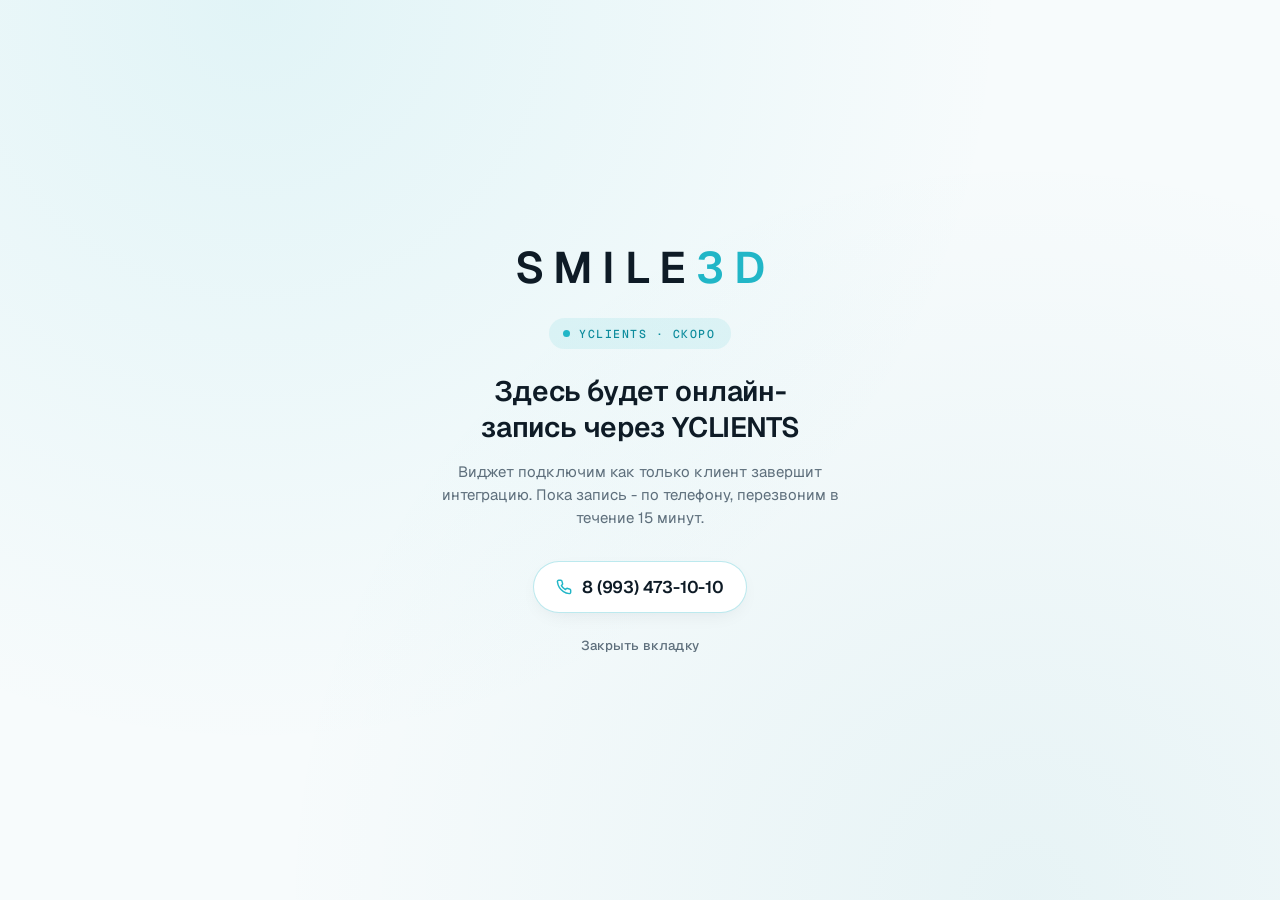
<file: booking-placeholder.html>
<!DOCTYPE html>
<html lang="ru">
<head>
  <meta charset="UTF-8">
  <meta name="viewport" content="width=device-width, initial-scale=1.0">
  <title>Онлайн-запись · Smile 3D</title>
  <link rel="preconnect" href="https://fonts.googleapis.com">
  <link rel="preconnect" href="https://fonts.gstatic.com" crossorigin>
  <link href="https://fonts.googleapis.com/css2?family=Geist:wght@400;500;600&family=Geist+Mono:wght@500;600&display=swap" rel="stylesheet">
  <style>
    *, *::before, *::after { box-sizing: border-box; margin: 0; padding: 0; }
    html, body { height: 100%; }
    body {
      font-family: 'Geist', system-ui, -apple-system, sans-serif;
      background:
        radial-gradient(circle at 20% 0%, rgba(33,182,199,0.10) 0%, transparent 55%),
        radial-gradient(circle at 80% 100%, rgba(14,140,157,0.07) 0%, transparent 55%),
        #f7fbfc;
      color: #0e1b26;
      min-height: 100%;
      display: flex; flex-direction: column;
      align-items: center; justify-content: center;
      padding: 32px 24px;
      text-align: center;
      animation: page-in 600ms cubic-bezier(.16,1,.3,1) both;
    }
    @keyframes page-in {
      from { opacity: 0; transform: translateY(16px); }
      to   { opacity: 1; transform: none; }
    }
    .wordmark {
      font-size: 44px; font-weight: 600;
      letter-spacing: 10px;
      padding-left: 10px;
      text-transform: uppercase;
      margin-bottom: 28px;
      line-height: 1;
    }
    .wordmark span { color: #21B6C7; }

    .badge {
      display: inline-flex; align-items: center; gap: 9px;
      padding: 8px 16px 8px 14px;
      border-radius: 100px;
      background: rgba(33,182,199,0.10);
      color: #0e8c9d;
      font-family: 'Geist Mono', ui-monospace, monospace;
      font-size: 11.5px; font-weight: 500;
      letter-spacing: 1.5px; text-transform: uppercase;
      margin-bottom: 24px;
    }
    .badge__dot {
      width: 7px; height: 7px;
      border-radius: 50%;
      background: #21B6C7;
      box-shadow: 0 0 0 0 rgba(33,182,199,0.55);
      animation: dot-pulse 2.2s cubic-bezier(.4,0,.2,1) infinite;
    }
    @keyframes dot-pulse {
      0%   { box-shadow: 0 0 0 0   rgba(33,182,199,0.55); }
      70%  { box-shadow: 0 0 0 10px rgba(33,182,199,0); }
      100% { box-shadow: 0 0 0 0   rgba(33,182,199,0); }
    }

    h1 {
      font-size: 28px; font-weight: 600;
      letter-spacing: -0.4px;
      max-width: 520px;
      line-height: 1.3;
      margin-bottom: 14px;
      text-wrap: balance;
    }

    p {
      color: #5e6f7c;
      font-size: 15px;
      max-width: 420px;
      line-height: 1.55;
    }

    .phone {
      margin-top: 32px;
      display: inline-flex; align-items: center; gap: 10px;
      padding: 14px 22px;
      background: #ffffff;
      border: 1px solid rgba(33,182,199,0.30);
      border-radius: 100px;
      color: #0e1b26;
      font-size: 17px; font-weight: 600;
      letter-spacing: -0.2px;
      text-decoration: none;
      box-shadow: 0 6px 22px -10px rgba(14,27,38,0.12);
      transition: all 280ms cubic-bezier(.16,1,.3,1);
    }
    .phone:hover {
      transform: translateY(-2px);
      box-shadow: 0 14px 32px -12px rgba(14,27,38,0.18);
      border-color: #21B6C7;
    }
    .phone__icon {
      width: 16px; height: 16px;
      color: #21B6C7;
    }

    .back {
      margin-top: 24px;
      font-size: 13px;
      color: #5e6f7c;
      text-decoration: none;
      font-weight: 500;
      letter-spacing: 0.2px;
      transition: color 200ms ease;
    }
    .back:hover { color: #0e8c9d; }

    @media (max-width: 540px) {
      .wordmark { font-size: 32px; letter-spacing: 7px; padding-left: 7px; }
      h1 { font-size: 22px; }
      .badge { font-size: 10.5px; }
    }
  </style>
</head>
<body>
  <div class="wordmark">Smile<span>3D</span></div>

  <div class="badge">
    <span class="badge__dot" aria-hidden="true"></span>
    <span>YCLIENTS · скоро</span>
  </div>

  <h1>Здесь будет онлайн-запись через YCLIENTS</h1>
  <p>Виджет подключим как только клиент завершит интеграцию. Пока запись - по телефону, перезвоним в течение 15 минут.</p>

  <a class="phone" href="tel:+79934731010">
    <svg class="phone__icon" viewBox="0 0 24 24" fill="none" stroke="currentColor" stroke-width="2.2" stroke-linecap="round" stroke-linejoin="round" aria-hidden="true">
      <path d="M22 16.92v3a2 2 0 0 1-2.18 2 19.86 19.86 0 0 1-8.63-3.07 19.5 19.5 0 0 1-6-6 19.86 19.86 0 0 1-3.07-8.67A2 2 0 0 1 4.11 2h3a2 2 0 0 1 2 1.72 12.84 12.84 0 0 0 .7 2.81 2 2 0 0 1-.45 2.11L8.09 9.91a16 16 0 0 0 6 6l1.27-1.27a2 2 0 0 1 2.11-.45 12.84 12.84 0 0 0 2.81.7A2 2 0 0 1 22 16.92z"/>
    </svg>
    <span>8 (993) 473-10-10</span>
  </a>

  <a class="back" href="javascript:window.close();">Закрыть вкладку</a>
</body>
</html>
</file>
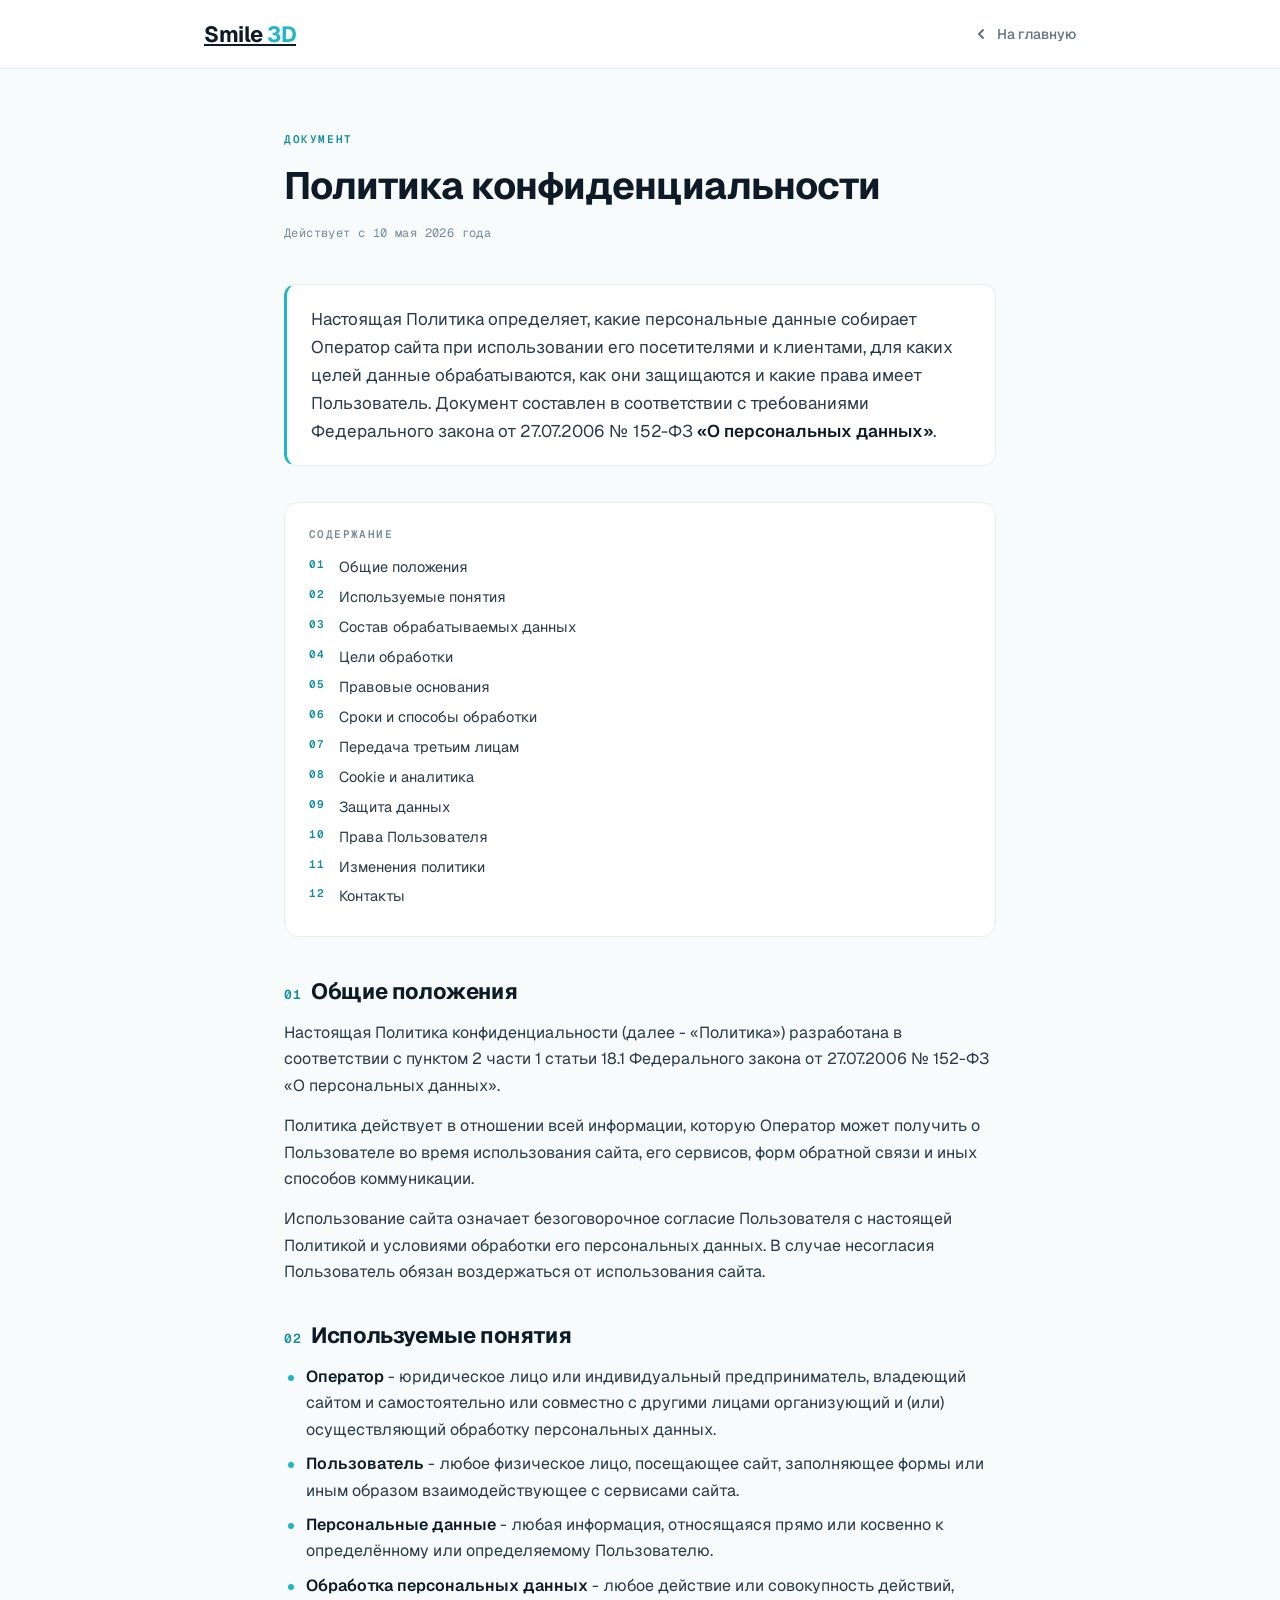
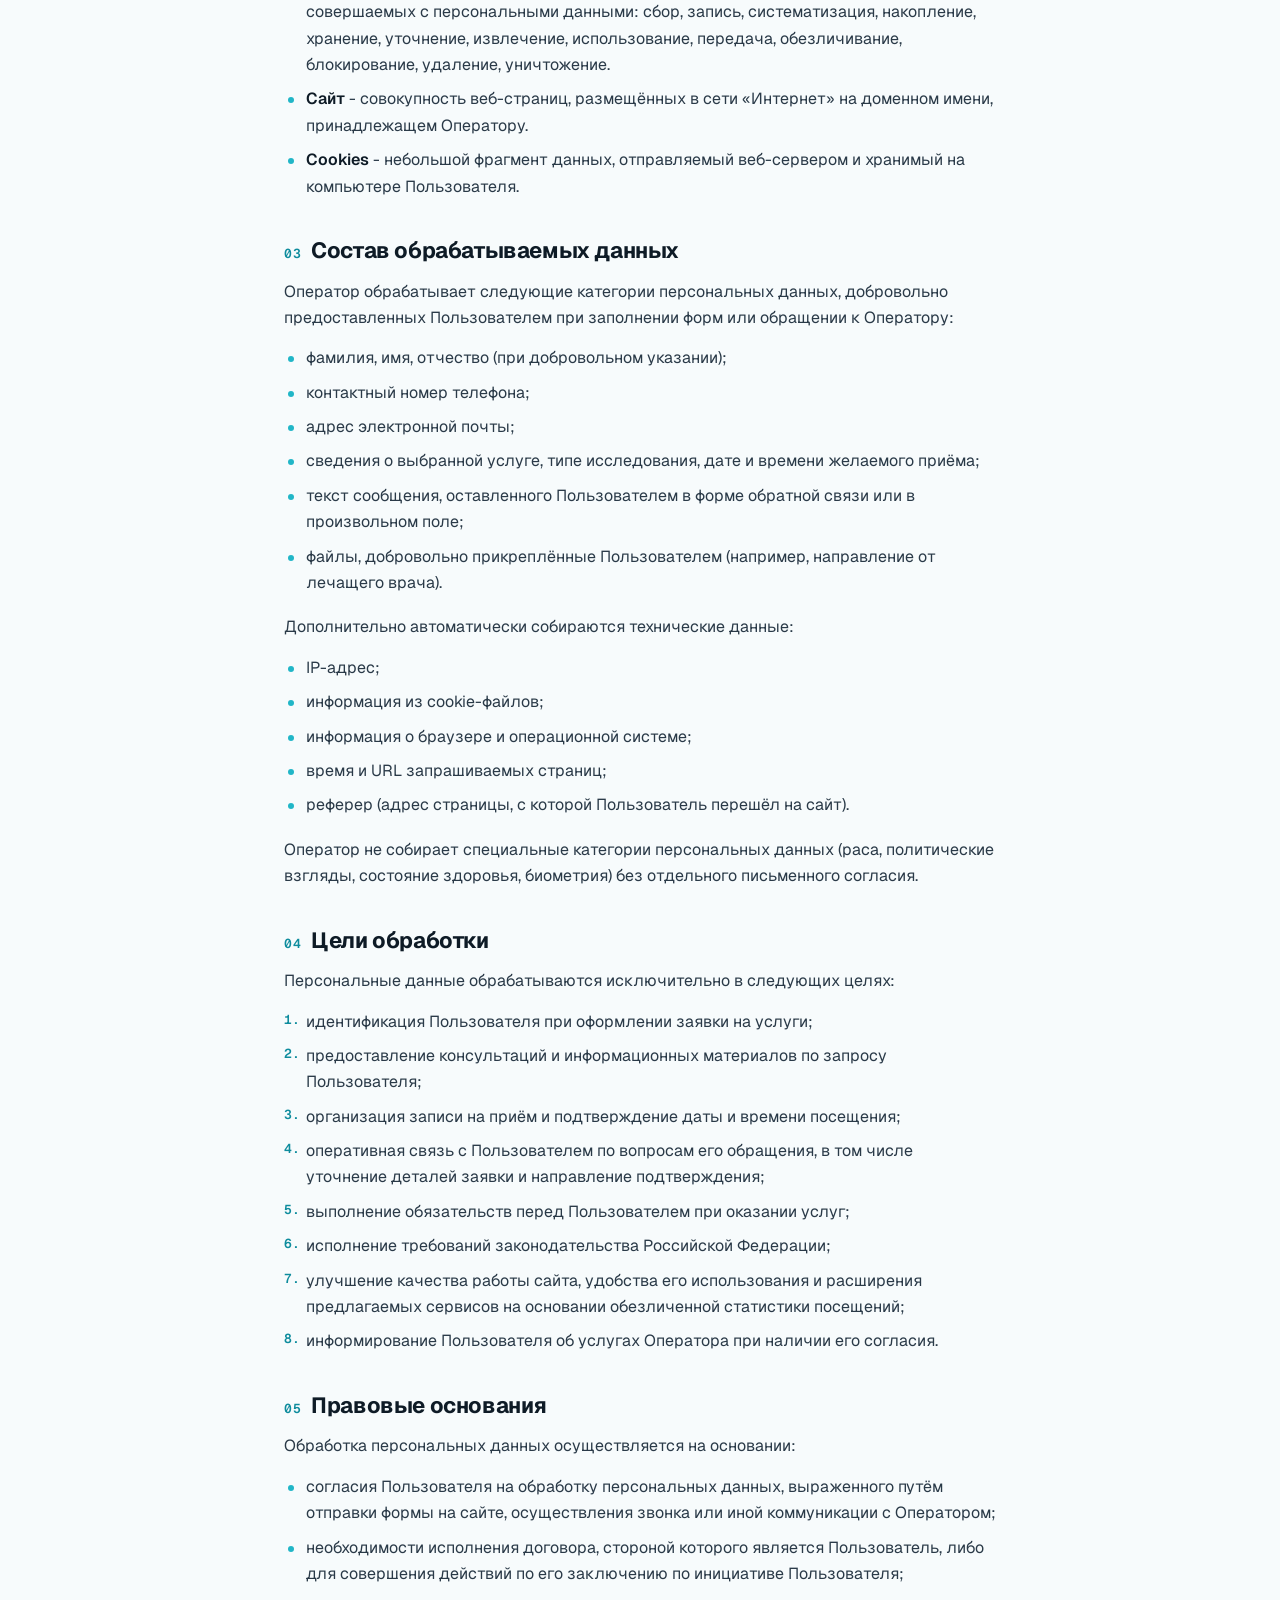
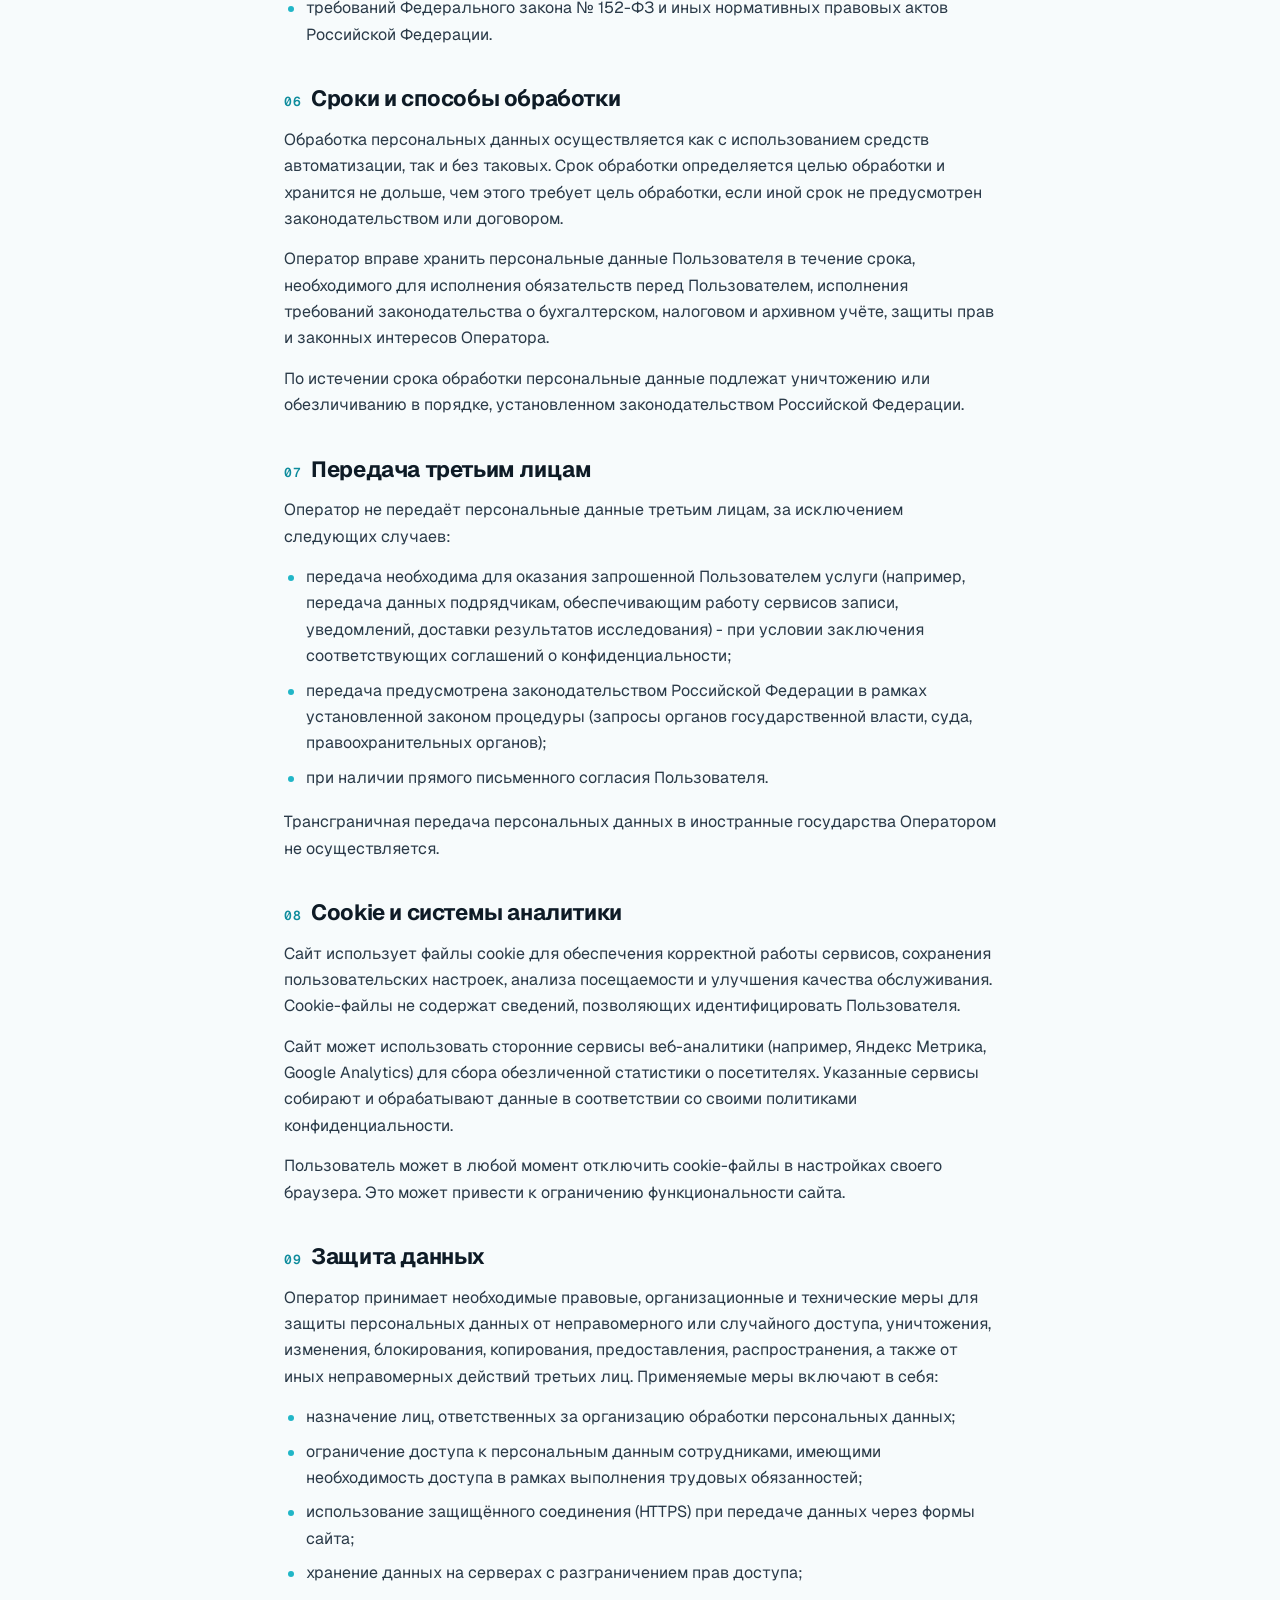
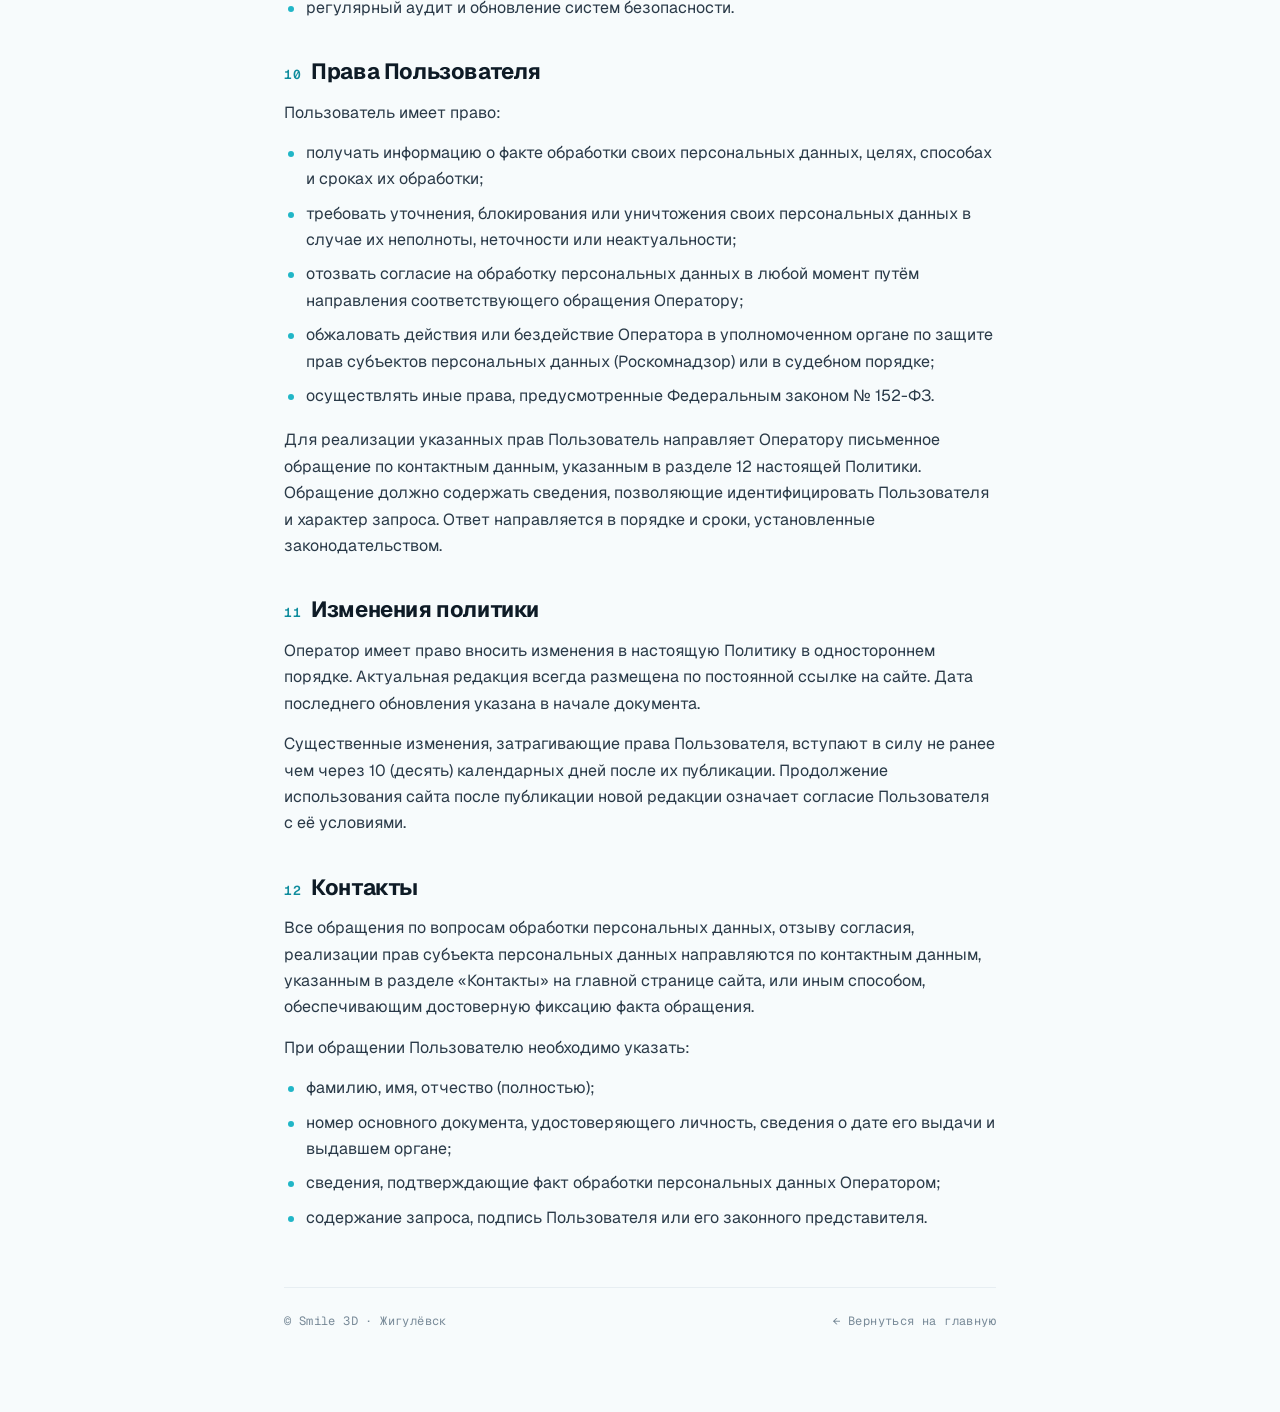
<file: privacy.html>
<!DOCTYPE html>
<html lang="ru">
<head>
  <meta charset="UTF-8">
  <meta name="viewport" content="width=device-width, initial-scale=1.0">
  <title>Политика конфиденциальности · Smile 3D</title>
  <meta name="robots" content="noindex,follow">
  <link rel="preconnect" href="https://fonts.googleapis.com">
  <link rel="preconnect" href="https://fonts.gstatic.com" crossorigin>
  <link href="https://fonts.googleapis.com/css2?family=Geist:wght@400;500;600;700&family=Geist+Mono:wght@500;600&display=swap" rel="stylesheet">
  <style>
    *, *::before, *::after { box-sizing: border-box; margin: 0; padding: 0; }
    html { scroll-behavior: smooth; }
    body {
      font-family: 'Geist', system-ui, -apple-system, sans-serif;
      background: #f7fbfc;
      color: #0e1b26;
      min-height: 100%;
      line-height: 1.65;
      font-size: 16px;
      -webkit-font-smoothing: antialiased;
      -moz-osx-font-smoothing: grayscale;
    }

    /* topbar */
    .topbar {
      position: sticky; top: 0; z-index: 10;
      background: #fff;
      border-bottom: 1px solid #e7eef2;
    }
    .topbar-inner {
      max-width: 920px;
      margin: 0 auto;
      padding: 16px 24px;
      display: flex; align-items: center; justify-content: space-between;
      gap: 24px;
    }
    .wordmark {
      font-size: 22px; font-weight: 700;
      letter-spacing: -0.5px;
      color: #0e1b26;
    }
    .wordmark .accent { color: #21B6C7; }
    .topbar-back {
      display: inline-flex; align-items: center; gap: 8px;
      font-size: 14px; font-weight: 500;
      color: #5f7282;
      text-decoration: none;
      transition: color 200ms ease;
    }
    .topbar-back:hover { color: #0e8c9d; }
    .topbar-back svg { transition: transform 240ms cubic-bezier(.16,1,.3,1); }
    .topbar-back:hover svg { transform: translateX(-3px); }

    /* main */
    .wrap {
      max-width: 760px;
      margin: 0 auto;
      padding: 56px 24px 80px;
      animation: page-in 600ms cubic-bezier(.16,1,.3,1) both;
    }
    @keyframes page-in {
      from { opacity: 0; transform: translateY(14px); }
      to   { opacity: 1; transform: none; }
    }

    .kicker {
      display: inline-block;
      font-family: 'Geist Mono', ui-monospace, monospace;
      font-size: 11px; font-weight: 600;
      letter-spacing: 1.6px;
      text-transform: uppercase;
      color: #0e8c9d;
      margin-bottom: 16px;
    }
    h1 {
      font-family: 'Geist', sans-serif;
      font-size: 38px; font-weight: 700;
      line-height: 1.15; letter-spacing: -1px;
      color: #0e1b26;
      margin-bottom: 16px;
      text-wrap: balance;
    }
    .updated {
      font-family: 'Geist Mono', ui-monospace, monospace;
      font-size: 12px; letter-spacing: 0.4px;
      color: #788a98;
      margin-bottom: 40px;
    }

    .lead {
      font-size: 17px;
      line-height: 1.65;
      color: #2a3a48;
      margin-bottom: 36px;
      padding: 20px 24px;
      background: #fff;
      border: 1px solid #e7eef2;
      border-left: 3px solid #21B6C7;
      border-radius: 12px;
    }

    h2 {
      font-family: 'Geist', sans-serif;
      font-size: 22px; font-weight: 700;
      line-height: 1.3; letter-spacing: -0.4px;
      color: #0e1b26;
      margin: 36px 0 14px;
      scroll-margin-top: 80px;
    }
    h2 .num {
      font-family: 'Geist Mono', ui-monospace, monospace;
      font-size: 13px; font-weight: 600;
      color: #0e8c9d;
      margin-right: 10px;
      letter-spacing: 0.6px;
    }
    h3 {
      font-family: 'Geist', sans-serif;
      font-size: 16px; font-weight: 600;
      color: #0e1b26;
      margin: 22px 0 8px;
    }
    p { margin-bottom: 14px; color: #2a3a48; }
    ul, ol {
      margin: 8px 0 18px 0;
      padding-left: 0;
      list-style: none;
    }
    ul li, ol li {
      position: relative;
      padding-left: 22px;
      margin-bottom: 8px;
      color: #2a3a48;
    }
    ul li::before {
      content: '';
      position: absolute;
      left: 4px; top: 11px;
      width: 6px; height: 6px;
      border-radius: 50%;
      background: #21B6C7;
    }
    ol { counter-reset: ol-counter; }
    ol li {
      counter-increment: ol-counter;
    }
    ol li::before {
      content: counter(ol-counter) '.';
      position: absolute;
      left: 0; top: 0;
      font-family: 'Geist Mono', ui-monospace, monospace;
      font-size: 13px; font-weight: 600;
      color: #0e8c9d;
    }
    strong { font-weight: 600; color: #0e1b26; }
    a { color: #0e8c9d; text-decoration: underline; text-underline-offset: 2px; }
    a:hover { color: #21B6C7; }

    /* TOC */
    .toc {
      margin: 0 0 40px;
      padding: 22px 24px;
      background: #fff;
      border: 1px solid #e7eef2;
      border-radius: 14px;
    }
    .toc__title {
      font-family: 'Geist Mono', ui-monospace, monospace;
      font-size: 11px; font-weight: 600;
      letter-spacing: 1.4px;
      text-transform: uppercase;
      color: #788a98;
      margin-bottom: 12px;
    }
    .toc ol { margin: 0; padding: 0; }
    .toc li {
      padding-left: 30px;
      margin-bottom: 6px;
      font-size: 14.5px;
    }
    .toc li::before {
      content: counter(ol-counter, decimal-leading-zero);
      font-size: 11px;
      letter-spacing: 0.6px;
    }
    .toc a {
      color: #2a3a48;
      text-decoration: none;
      transition: color 180ms ease;
    }
    .toc a:hover { color: #0e8c9d; }

    /* footer */
    .foot {
      margin-top: 56px;
      padding: 24px 0 0;
      border-top: 1px solid #e7eef2;
      font-family: 'Geist Mono', ui-monospace, monospace;
      font-size: 12px; letter-spacing: 0.4px;
      color: #788a98;
      display: flex; justify-content: space-between; flex-wrap: wrap; gap: 12px;
    }

    /* mobile */
    @media (max-width: 540px) {
      .topbar-inner { padding: 14px 18px; }
      .wordmark { font-size: 20px; }
      .topbar-back span { display: none; }
      .wrap { padding: 36px 18px 56px; }
      h1 { font-size: 28px; }
      h2 { font-size: 19px; margin: 28px 0 10px; }
      .lead { padding: 16px 18px; font-size: 15.5px; }
      .toc { padding: 18px 20px; }
      body { font-size: 15px; }
      .foot { font-size: 11px; }
    }
  </style>
</head>
<body>

  <header class="topbar">
    <div class="topbar-inner">
      <a href="index.html" class="wordmark" aria-label="На главную">
        Smile <span class="accent">3D</span>
      </a>
      <a href="index.html" class="topbar-back">
        <svg width="16" height="16" viewBox="0 0 16 16" fill="none" stroke="currentColor" stroke-width="2" stroke-linecap="round" stroke-linejoin="round">
          <path d="M10 12L6 8l4-4"/>
        </svg>
        <span>На главную</span>
      </a>
    </div>
  </header>

  <main class="wrap">
    <span class="kicker">Документ</span>
    <h1>Политика конфиденциальности</h1>
    <p class="updated">Действует с 10 мая 2026 года</p>

    <p class="lead">
      Настоящая Политика определяет, какие персональные данные собирает Оператор сайта при использовании его посетителями и клиентами, для каких целей данные обрабатываются, как они защищаются и какие права имеет Пользователь. Документ составлен в соответствии с требованиями Федерального закона от 27.07.2006 № 152-ФЗ <strong>«О персональных данных»</strong>.
    </p>

    <nav class="toc" aria-label="Содержание">
      <p class="toc__title">Содержание</p>
      <ol>
        <li><a href="#s1">Общие положения</a></li>
        <li><a href="#s2">Используемые понятия</a></li>
        <li><a href="#s3">Состав обрабатываемых данных</a></li>
        <li><a href="#s4">Цели обработки</a></li>
        <li><a href="#s5">Правовые основания</a></li>
        <li><a href="#s6">Сроки и способы обработки</a></li>
        <li><a href="#s7">Передача третьим лицам</a></li>
        <li><a href="#s8">Cookie и аналитика</a></li>
        <li><a href="#s9">Защита данных</a></li>
        <li><a href="#s10">Права Пользователя</a></li>
        <li><a href="#s11">Изменения политики</a></li>
        <li><a href="#s12">Контакты</a></li>
      </ol>
    </nav>

    <h2 id="s1"><span class="num">01</span>Общие положения</h2>
    <p>
      Настоящая Политика конфиденциальности (далее - «Политика») разработана в соответствии с пунктом 2 части 1 статьи 18.1 Федерального закона от 27.07.2006 № 152-ФЗ «О персональных данных».
    </p>
    <p>
      Политика действует в отношении всей информации, которую Оператор может получить о Пользователе во время использования сайта, его сервисов, форм обратной связи и иных способов коммуникации.
    </p>
    <p>
      Использование сайта означает безоговорочное согласие Пользователя с настоящей Политикой и условиями обработки его персональных данных. В случае несогласия Пользователь обязан воздержаться от использования сайта.
    </p>

    <h2 id="s2"><span class="num">02</span>Используемые понятия</h2>
    <ul>
      <li><strong>Оператор</strong> - юридическое лицо или индивидуальный предприниматель, владеющий сайтом и самостоятельно или совместно с другими лицами организующий и (или) осуществляющий обработку персональных данных.</li>
      <li><strong>Пользователь</strong> - любое физическое лицо, посещающее сайт, заполняющее формы или иным образом взаимодействующее с сервисами сайта.</li>
      <li><strong>Персональные данные</strong> - любая информация, относящаяся прямо или косвенно к определённому или определяемому Пользователю.</li>
      <li><strong>Обработка персональных данных</strong> - любое действие или совокупность действий, совершаемых с персональными данными: сбор, запись, систематизация, накопление, хранение, уточнение, извлечение, использование, передача, обезличивание, блокирование, удаление, уничтожение.</li>
      <li><strong>Сайт</strong> - совокупность веб-страниц, размещённых в сети «Интернет» на доменном имени, принадлежащем Оператору.</li>
      <li><strong>Cookies</strong> - небольшой фрагмент данных, отправляемый веб-сервером и хранимый на компьютере Пользователя.</li>
    </ul>

    <h2 id="s3"><span class="num">03</span>Состав обрабатываемых данных</h2>
    <p>Оператор обрабатывает следующие категории персональных данных, добровольно предоставленных Пользователем при заполнении форм или обращении к Оператору:</p>
    <ul>
      <li>фамилия, имя, отчество (при добровольном указании);</li>
      <li>контактный номер телефона;</li>
      <li>адрес электронной почты;</li>
      <li>сведения о выбранной услуге, типе исследования, дате и времени желаемого приёма;</li>
      <li>текст сообщения, оставленного Пользователем в форме обратной связи или в произвольном поле;</li>
      <li>файлы, добровольно прикреплённые Пользователем (например, направление от лечащего врача).</li>
    </ul>
    <p>Дополнительно автоматически собираются технические данные:</p>
    <ul>
      <li>IP-адрес;</li>
      <li>информация из cookie-файлов;</li>
      <li>информация о браузере и операционной системе;</li>
      <li>время и URL запрашиваемых страниц;</li>
      <li>реферер (адрес страницы, с которой Пользователь перешёл на сайт).</li>
    </ul>
    <p>Оператор не собирает специальные категории персональных данных (раса, политические взгляды, состояние здоровья, биометрия) без отдельного письменного согласия.</p>

    <h2 id="s4"><span class="num">04</span>Цели обработки</h2>
    <p>Персональные данные обрабатываются исключительно в следующих целях:</p>
    <ol>
      <li>идентификация Пользователя при оформлении заявки на услуги;</li>
      <li>предоставление консультаций и информационных материалов по запросу Пользователя;</li>
      <li>организация записи на приём и подтверждение даты и времени посещения;</li>
      <li>оперативная связь с Пользователем по вопросам его обращения, в том числе уточнение деталей заявки и направление подтверждения;</li>
      <li>выполнение обязательств перед Пользователем при оказании услуг;</li>
      <li>исполнение требований законодательства Российской Федерации;</li>
      <li>улучшение качества работы сайта, удобства его использования и расширения предлагаемых сервисов на основании обезличенной статистики посещений;</li>
      <li>информирование Пользователя об услугах Оператора при наличии его согласия.</li>
    </ol>

    <h2 id="s5"><span class="num">05</span>Правовые основания</h2>
    <p>Обработка персональных данных осуществляется на основании:</p>
    <ul>
      <li>согласия Пользователя на обработку персональных данных, выраженного путём отправки формы на сайте, осуществления звонка или иной коммуникации с Оператором;</li>
      <li>необходимости исполнения договора, стороной которого является Пользователь, либо для совершения действий по его заключению по инициативе Пользователя;</li>
      <li>требований Федерального закона № 152-ФЗ и иных нормативных правовых актов Российской Федерации.</li>
    </ul>

    <h2 id="s6"><span class="num">06</span>Сроки и способы обработки</h2>
    <p>
      Обработка персональных данных осуществляется как с использованием средств автоматизации, так и без таковых. Срок обработки определяется целью обработки и хранится не дольше, чем этого требует цель обработки, если иной срок не предусмотрен законодательством или договором.
    </p>
    <p>
      Оператор вправе хранить персональные данные Пользователя в течение срока, необходимого для исполнения обязательств перед Пользователем, исполнения требований законодательства о бухгалтерском, налоговом и архивном учёте, защиты прав и законных интересов Оператора.
    </p>
    <p>
      По истечении срока обработки персональные данные подлежат уничтожению или обезличиванию в порядке, установленном законодательством Российской Федерации.
    </p>

    <h2 id="s7"><span class="num">07</span>Передача третьим лицам</h2>
    <p>
      Оператор не передаёт персональные данные третьим лицам, за исключением следующих случаев:
    </p>
    <ul>
      <li>передача необходима для оказания запрошенной Пользователем услуги (например, передача данных подрядчикам, обеспечивающим работу сервисов записи, уведомлений, доставки результатов исследования) - при условии заключения соответствующих соглашений о конфиденциальности;</li>
      <li>передача предусмотрена законодательством Российской Федерации в рамках установленной законом процедуры (запросы органов государственной власти, суда, правоохранительных органов);</li>
      <li>при наличии прямого письменного согласия Пользователя.</li>
    </ul>
    <p>
      Трансграничная передача персональных данных в иностранные государства Оператором не осуществляется.
    </p>

    <h2 id="s8"><span class="num">08</span>Cookie и системы аналитики</h2>
    <p>
      Сайт использует файлы cookie для обеспечения корректной работы сервисов, сохранения пользовательских настроек, анализа посещаемости и улучшения качества обслуживания. Cookie-файлы не содержат сведений, позволяющих идентифицировать Пользователя.
    </p>
    <p>
      Сайт может использовать сторонние сервисы веб-аналитики (например, Яндекс Метрика, Google Analytics) для сбора обезличенной статистики о посетителях. Указанные сервисы собирают и обрабатывают данные в соответствии со своими политиками конфиденциальности.
    </p>
    <p>
      Пользователь может в любой момент отключить cookie-файлы в настройках своего браузера. Это может привести к ограничению функциональности сайта.
    </p>

    <h2 id="s9"><span class="num">09</span>Защита данных</h2>
    <p>
      Оператор принимает необходимые правовые, организационные и технические меры для защиты персональных данных от неправомерного или случайного доступа, уничтожения, изменения, блокирования, копирования, предоставления, распространения, а также от иных неправомерных действий третьих лиц. Применяемые меры включают в себя:
    </p>
    <ul>
      <li>назначение лиц, ответственных за организацию обработки персональных данных;</li>
      <li>ограничение доступа к персональным данным сотрудниками, имеющими необходимость доступа в рамках выполнения трудовых обязанностей;</li>
      <li>использование защищённого соединения (HTTPS) при передаче данных через формы сайта;</li>
      <li>хранение данных на серверах с разграничением прав доступа;</li>
      <li>регулярный аудит и обновление систем безопасности.</li>
    </ul>

    <h2 id="s10"><span class="num">10</span>Права Пользователя</h2>
    <p>Пользователь имеет право:</p>
    <ul>
      <li>получать информацию о факте обработки своих персональных данных, целях, способах и сроках их обработки;</li>
      <li>требовать уточнения, блокирования или уничтожения своих персональных данных в случае их неполноты, неточности или неактуальности;</li>
      <li>отозвать согласие на обработку персональных данных в любой момент путём направления соответствующего обращения Оператору;</li>
      <li>обжаловать действия или бездействие Оператора в уполномоченном органе по защите прав субъектов персональных данных (Роскомнадзор) или в судебном порядке;</li>
      <li>осуществлять иные права, предусмотренные Федеральным законом № 152-ФЗ.</li>
    </ul>
    <p>
      Для реализации указанных прав Пользователь направляет Оператору письменное обращение по контактным данным, указанным в разделе 12 настоящей Политики. Обращение должно содержать сведения, позволяющие идентифицировать Пользователя и характер запроса. Ответ направляется в порядке и сроки, установленные законодательством.
    </p>

    <h2 id="s11"><span class="num">11</span>Изменения политики</h2>
    <p>
      Оператор имеет право вносить изменения в настоящую Политику в одностороннем порядке. Актуальная редакция всегда размещена по постоянной ссылке на сайте. Дата последнего обновления указана в начале документа.
    </p>
    <p>
      Существенные изменения, затрагивающие права Пользователя, вступают в силу не ранее чем через 10 (десять) календарных дней после их публикации. Продолжение использования сайта после публикации новой редакции означает согласие Пользователя с её условиями.
    </p>

    <h2 id="s12"><span class="num">12</span>Контакты</h2>
    <p>
      Все обращения по вопросам обработки персональных данных, отзыву согласия, реализации прав субъекта персональных данных направляются по контактным данным, указанным в разделе «Контакты» на главной странице сайта, или иным способом, обеспечивающим достоверную фиксацию факта обращения.
    </p>
    <p>
      При обращении Пользователю необходимо указать:
    </p>
    <ul>
      <li>фамилию, имя, отчество (полностью);</li>
      <li>номер основного документа, удостоверяющего личность, сведения о дате его выдачи и выдавшем органе;</li>
      <li>сведения, подтверждающие факт обработки персональных данных Оператором;</li>
      <li>содержание запроса, подпись Пользователя или его законного представителя.</li>
    </ul>

    <div class="foot">
      <span>© Smile 3D · Жигулёвск</span>
      <a href="index.html" style="color: inherit; text-decoration: none;">← Вернуться на главную</a>
    </div>
  </main>

</body>
</html>
</file>
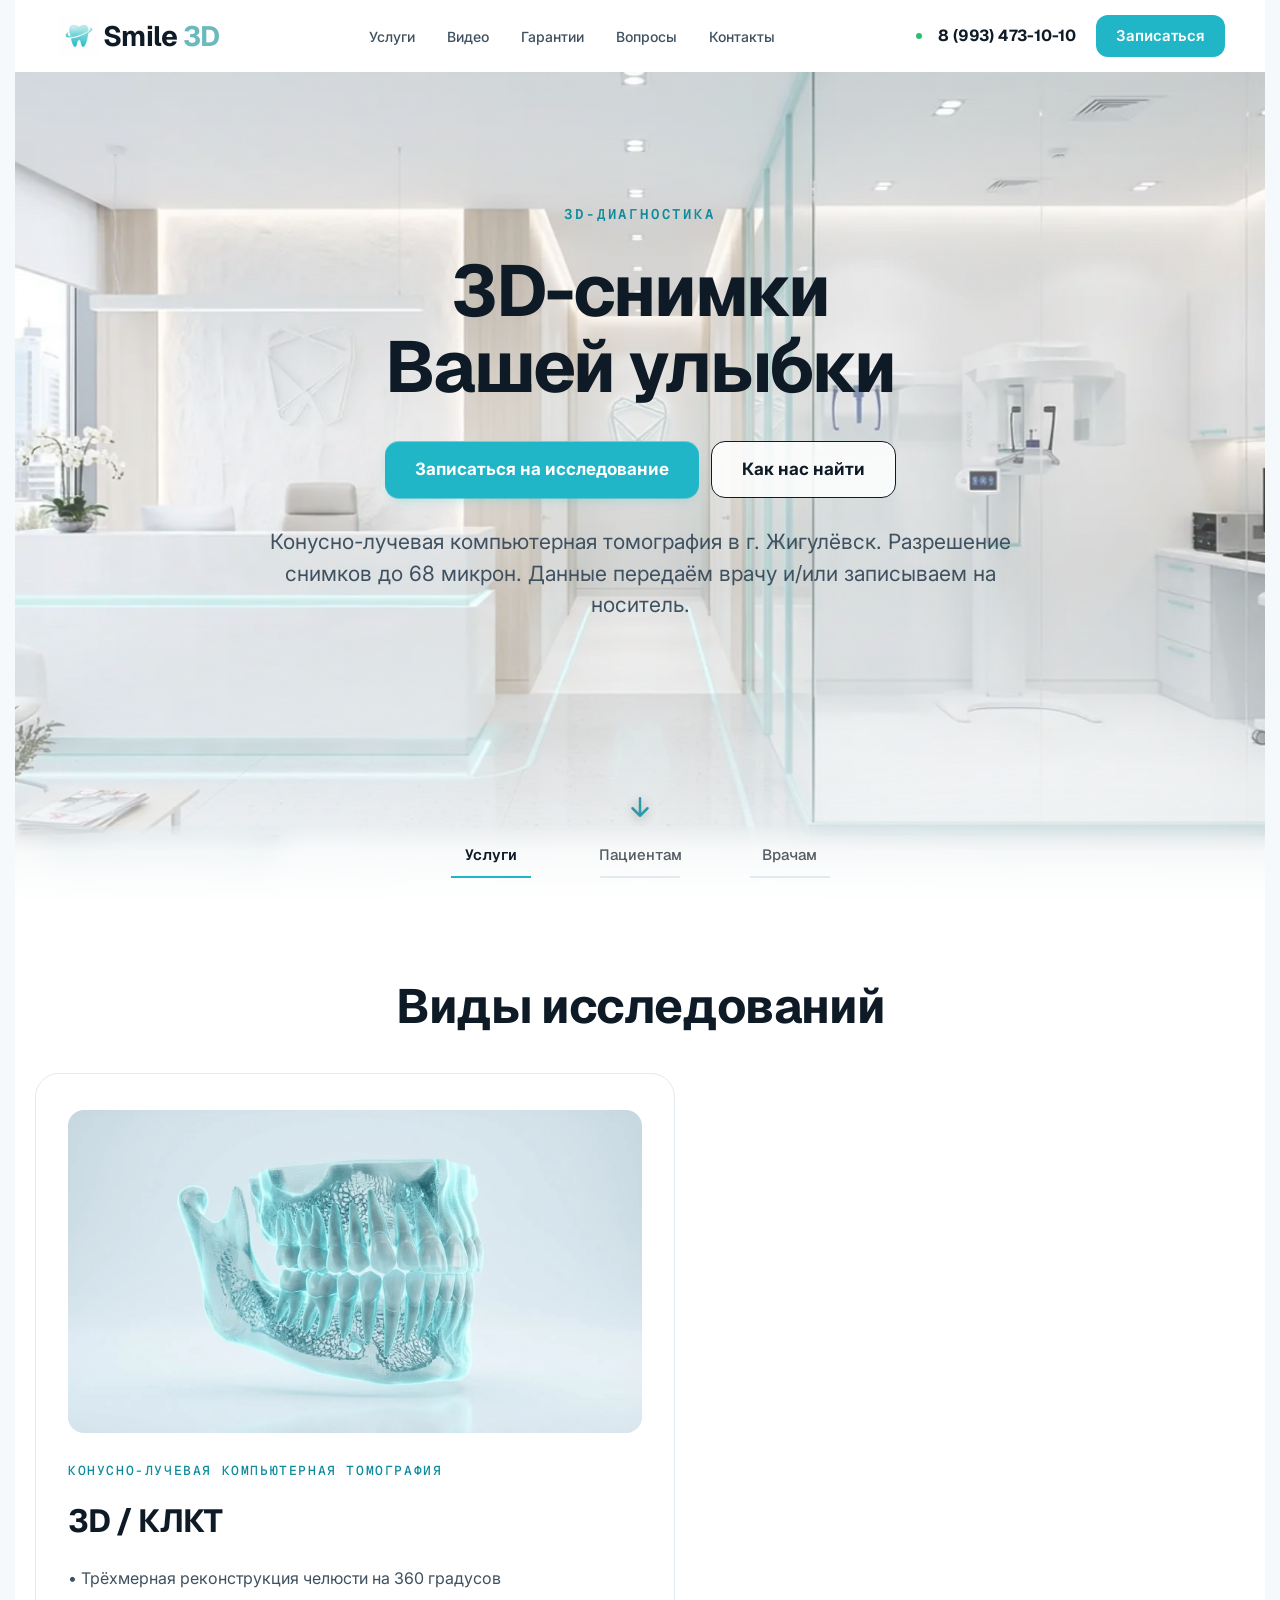
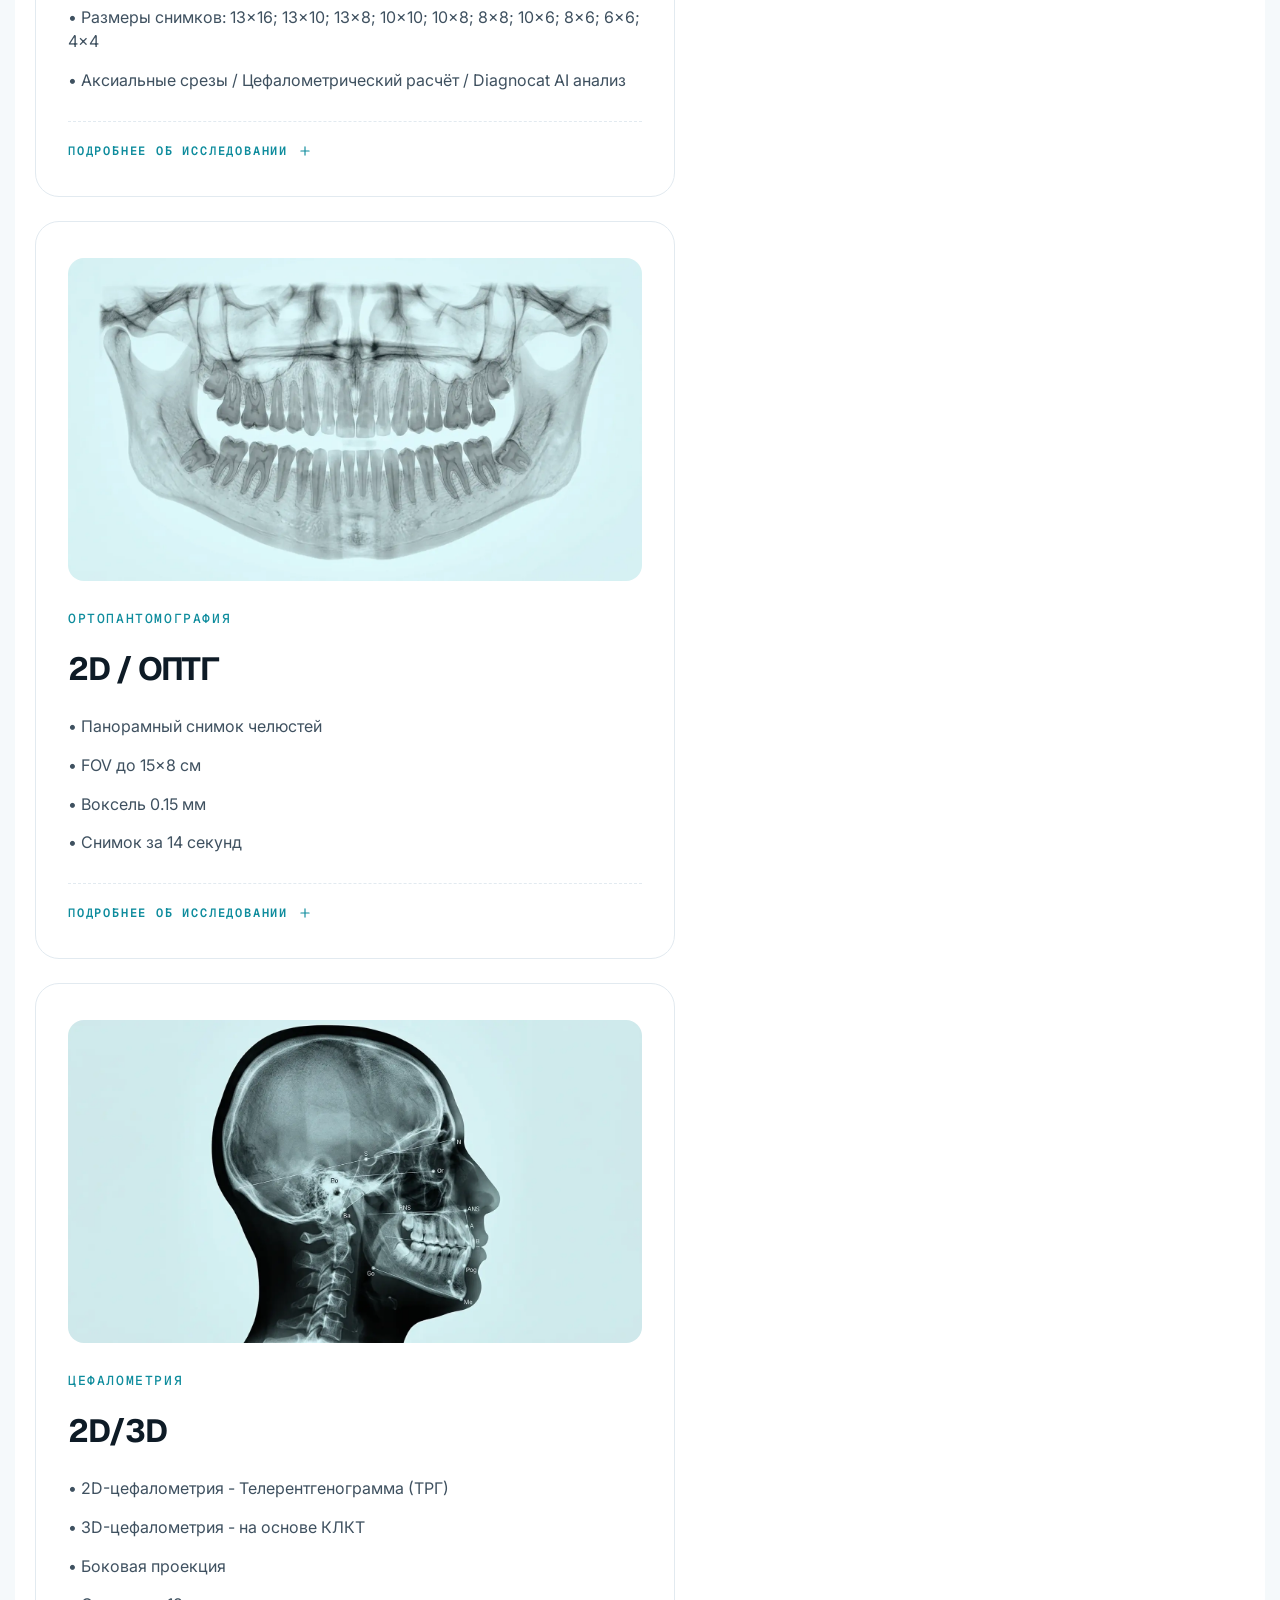
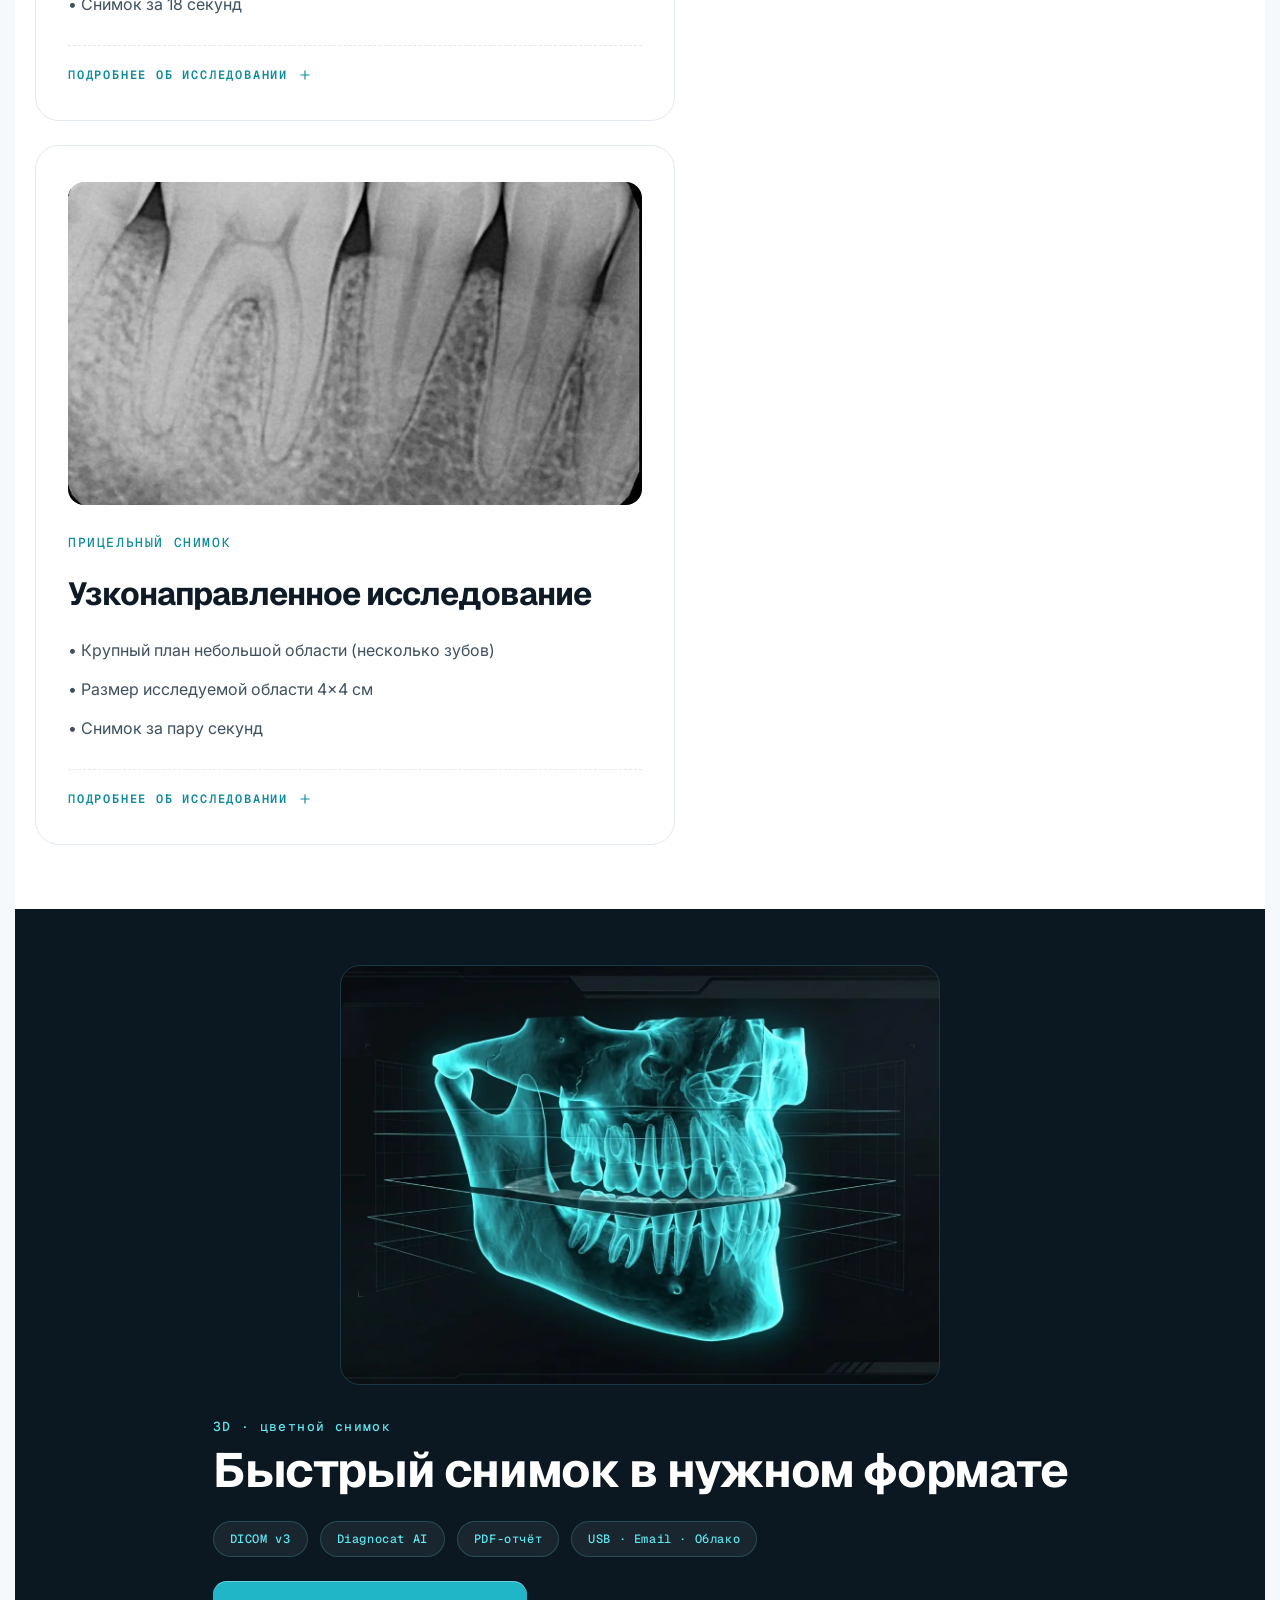
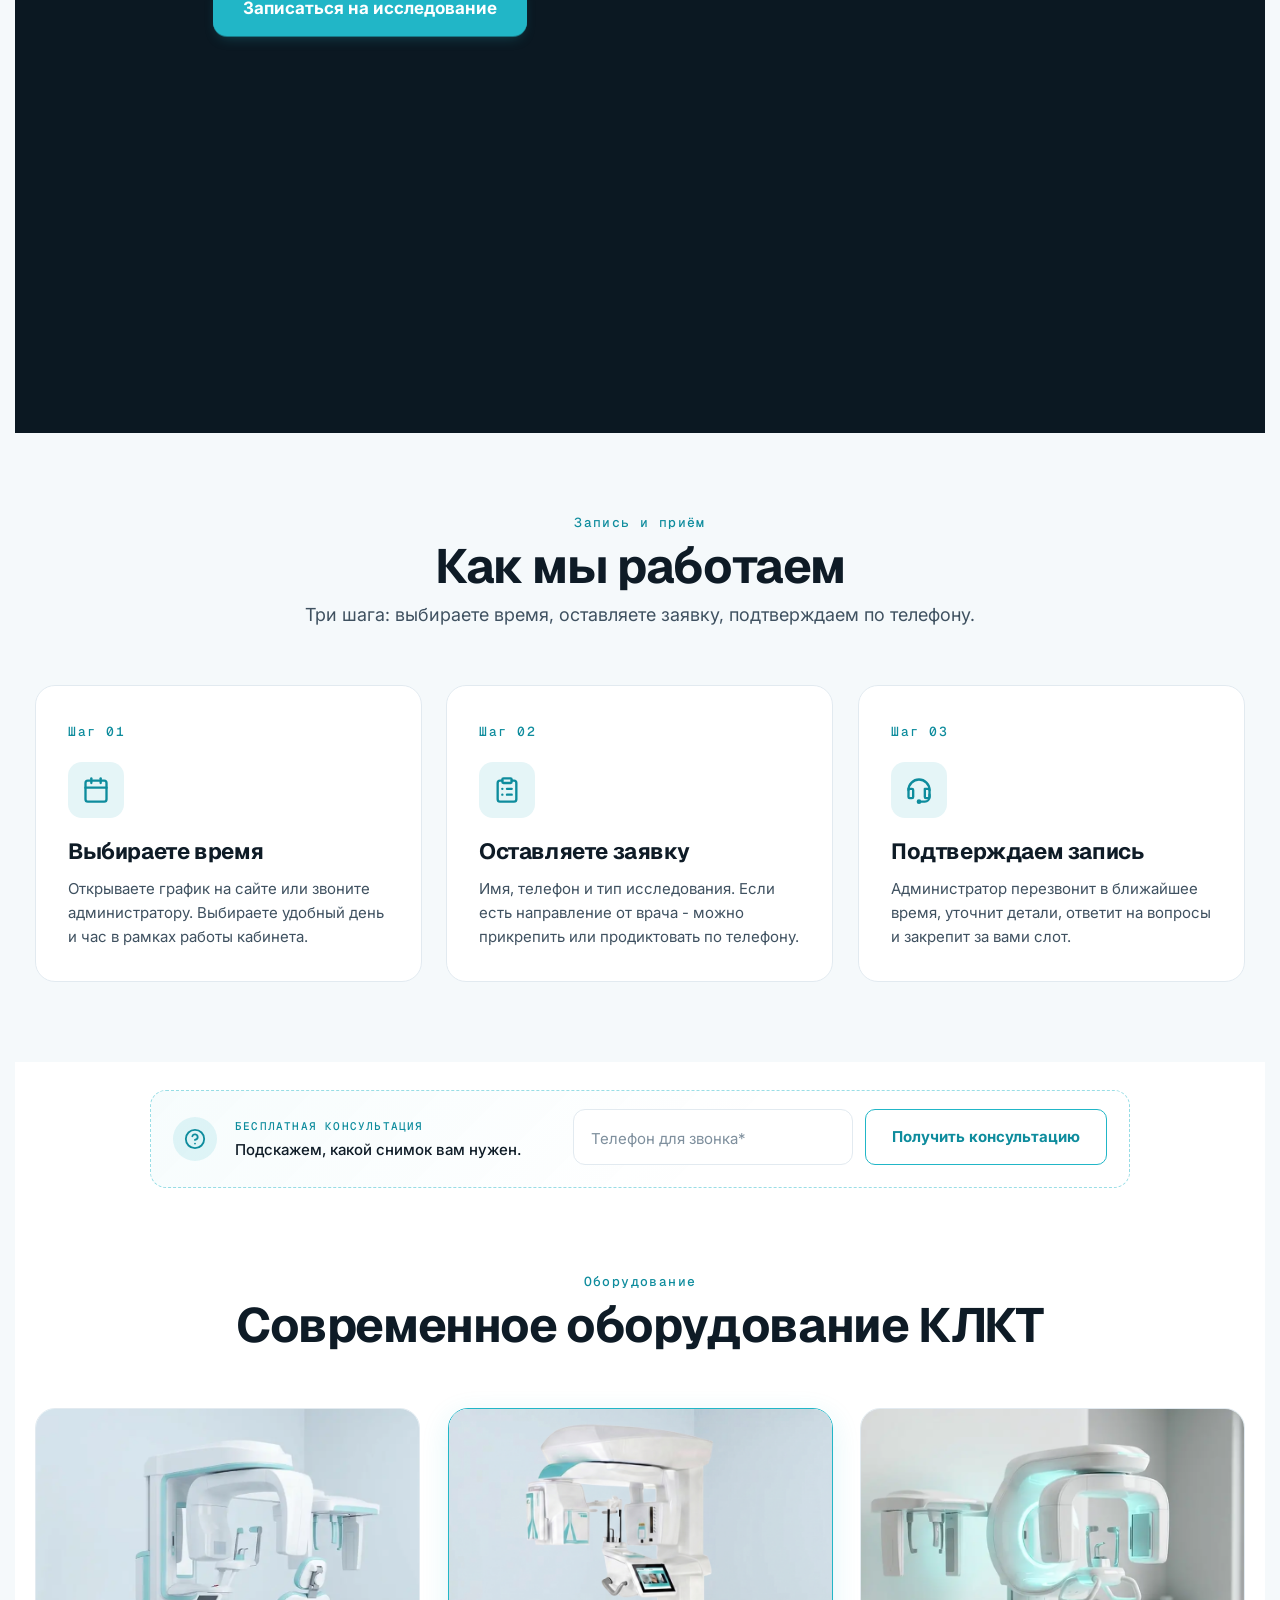
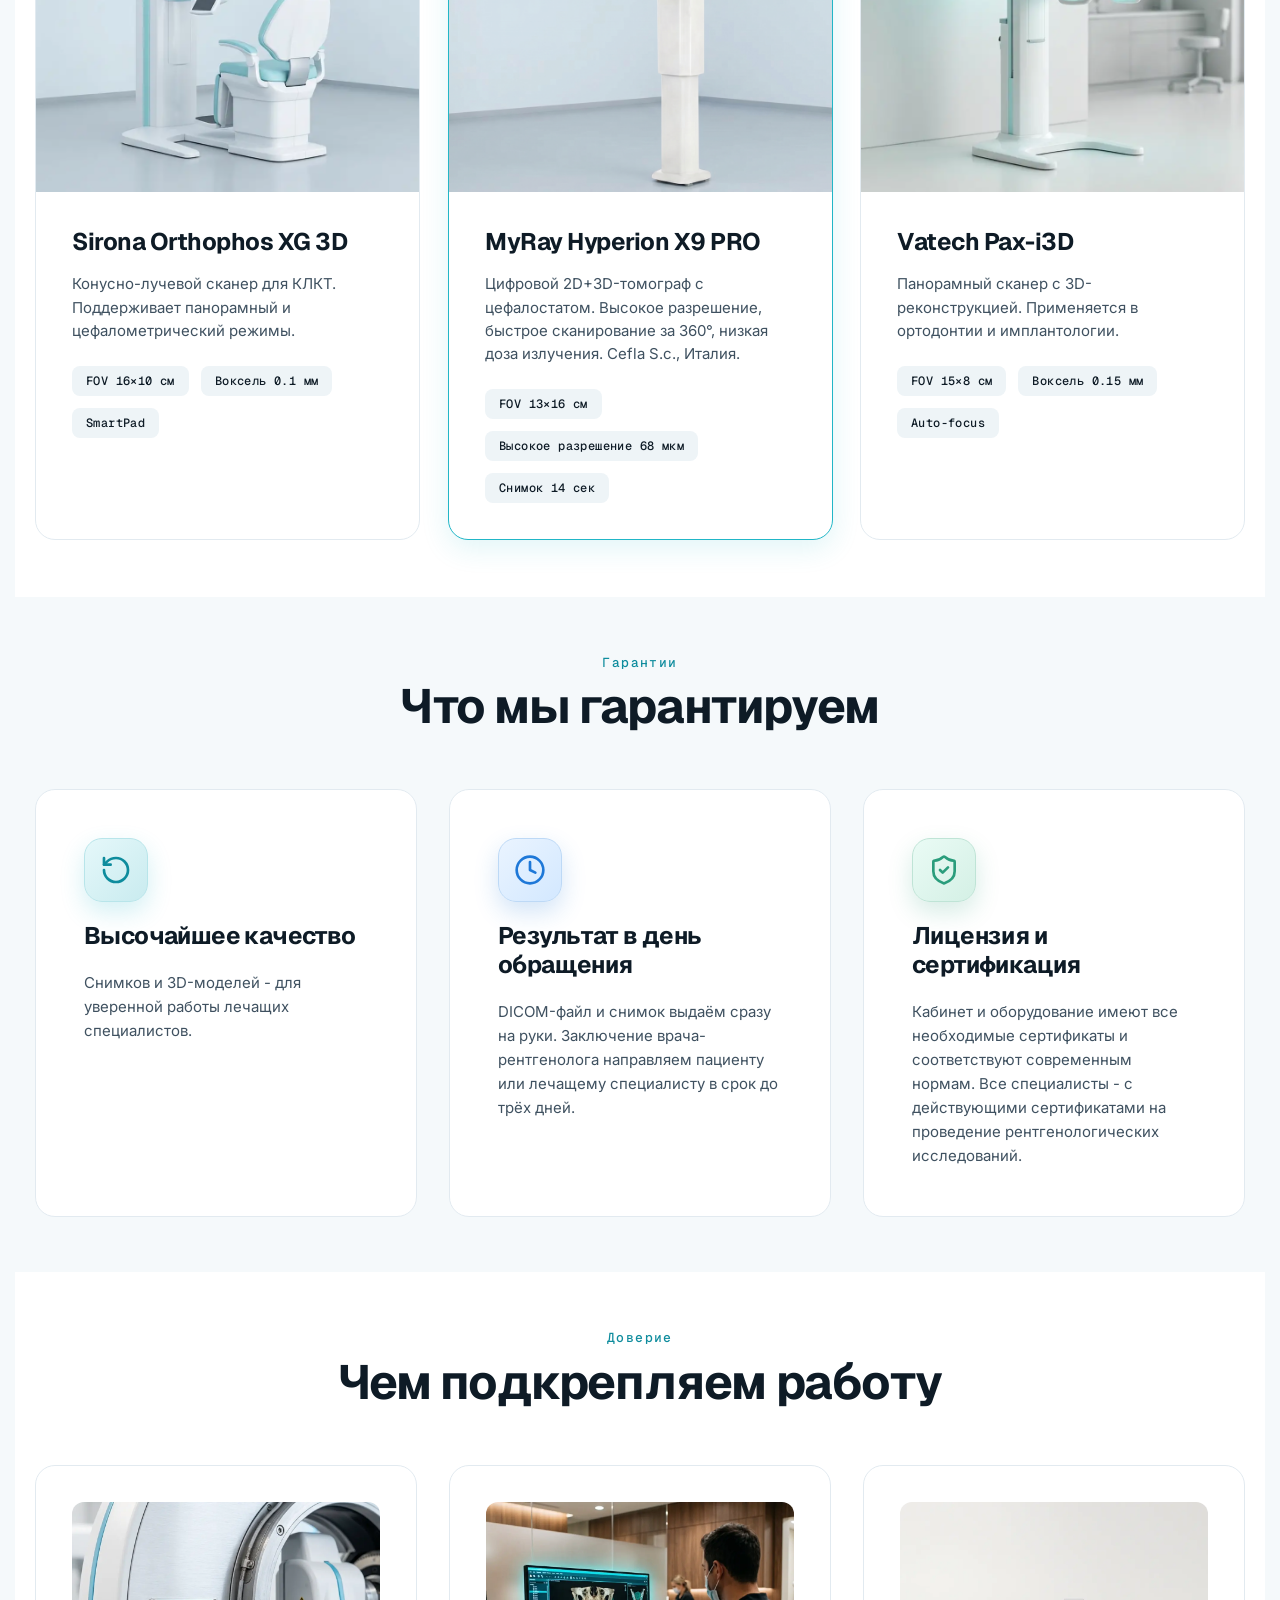
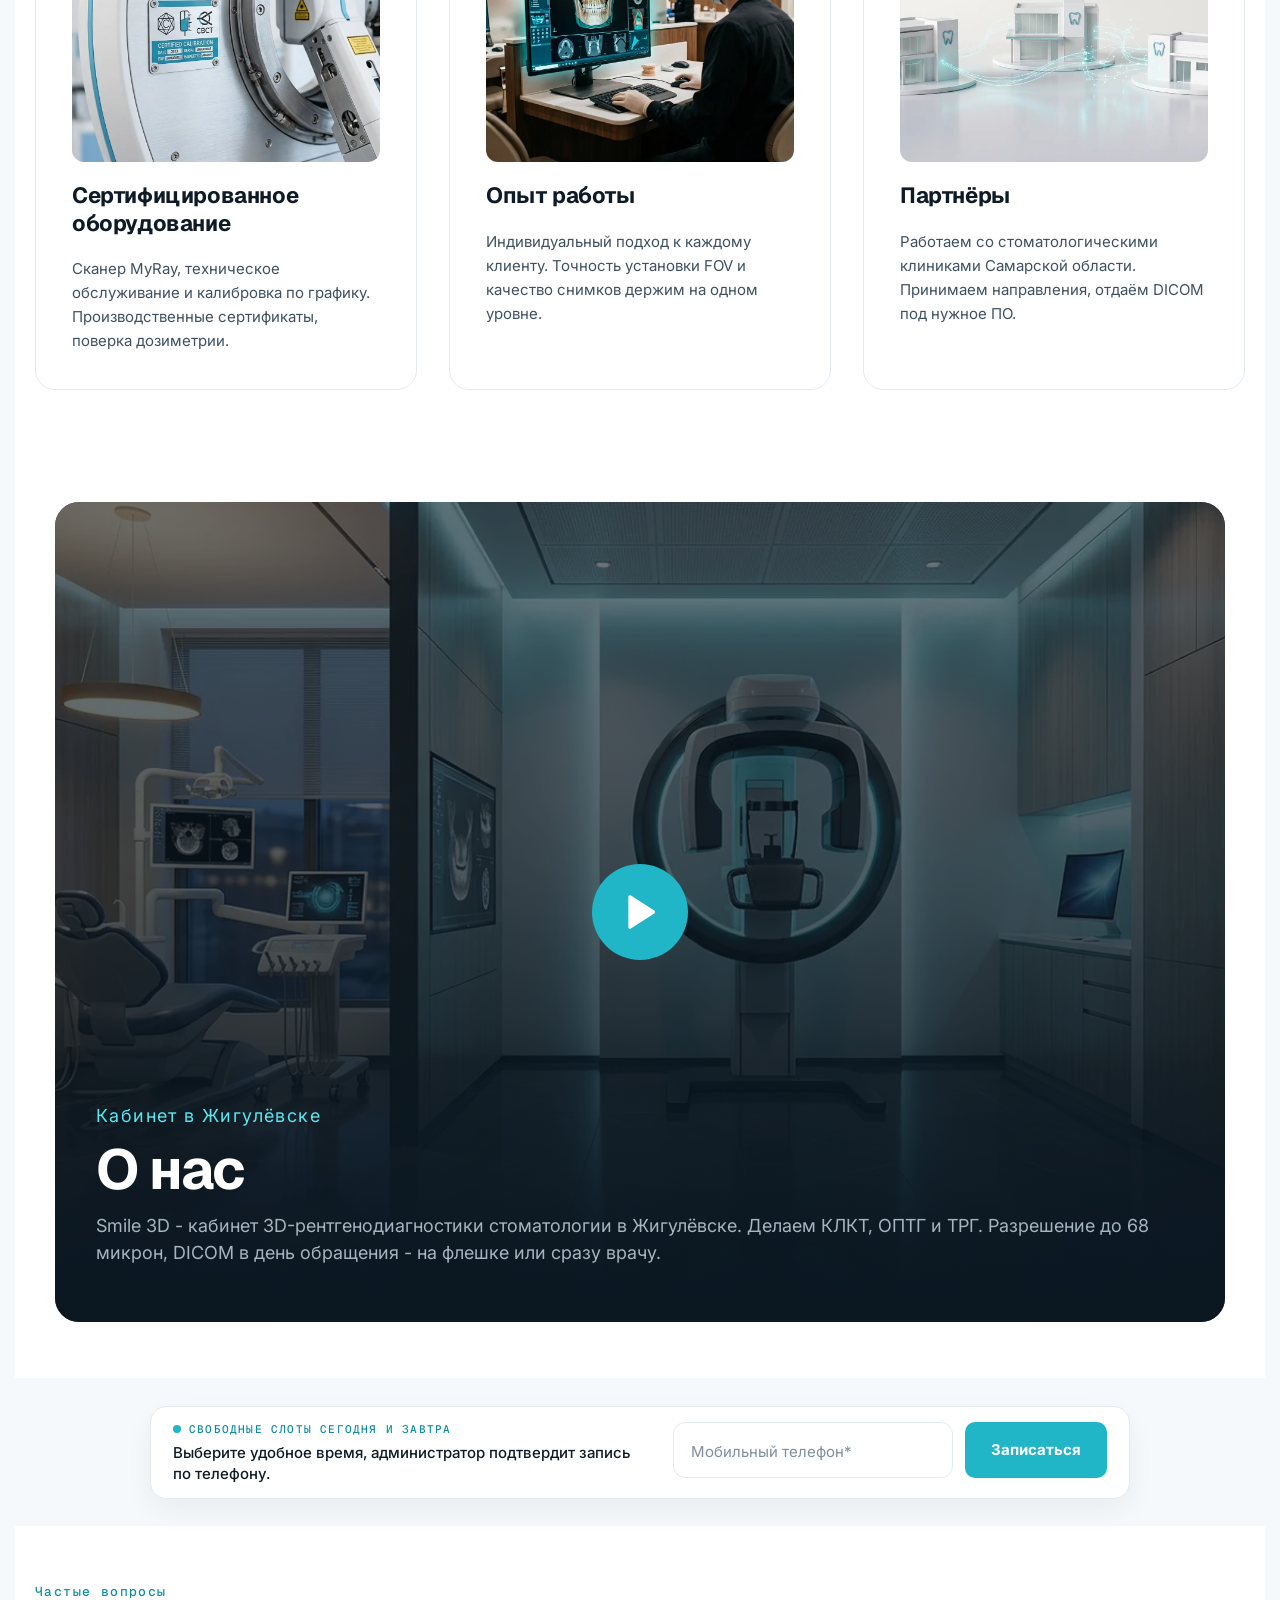
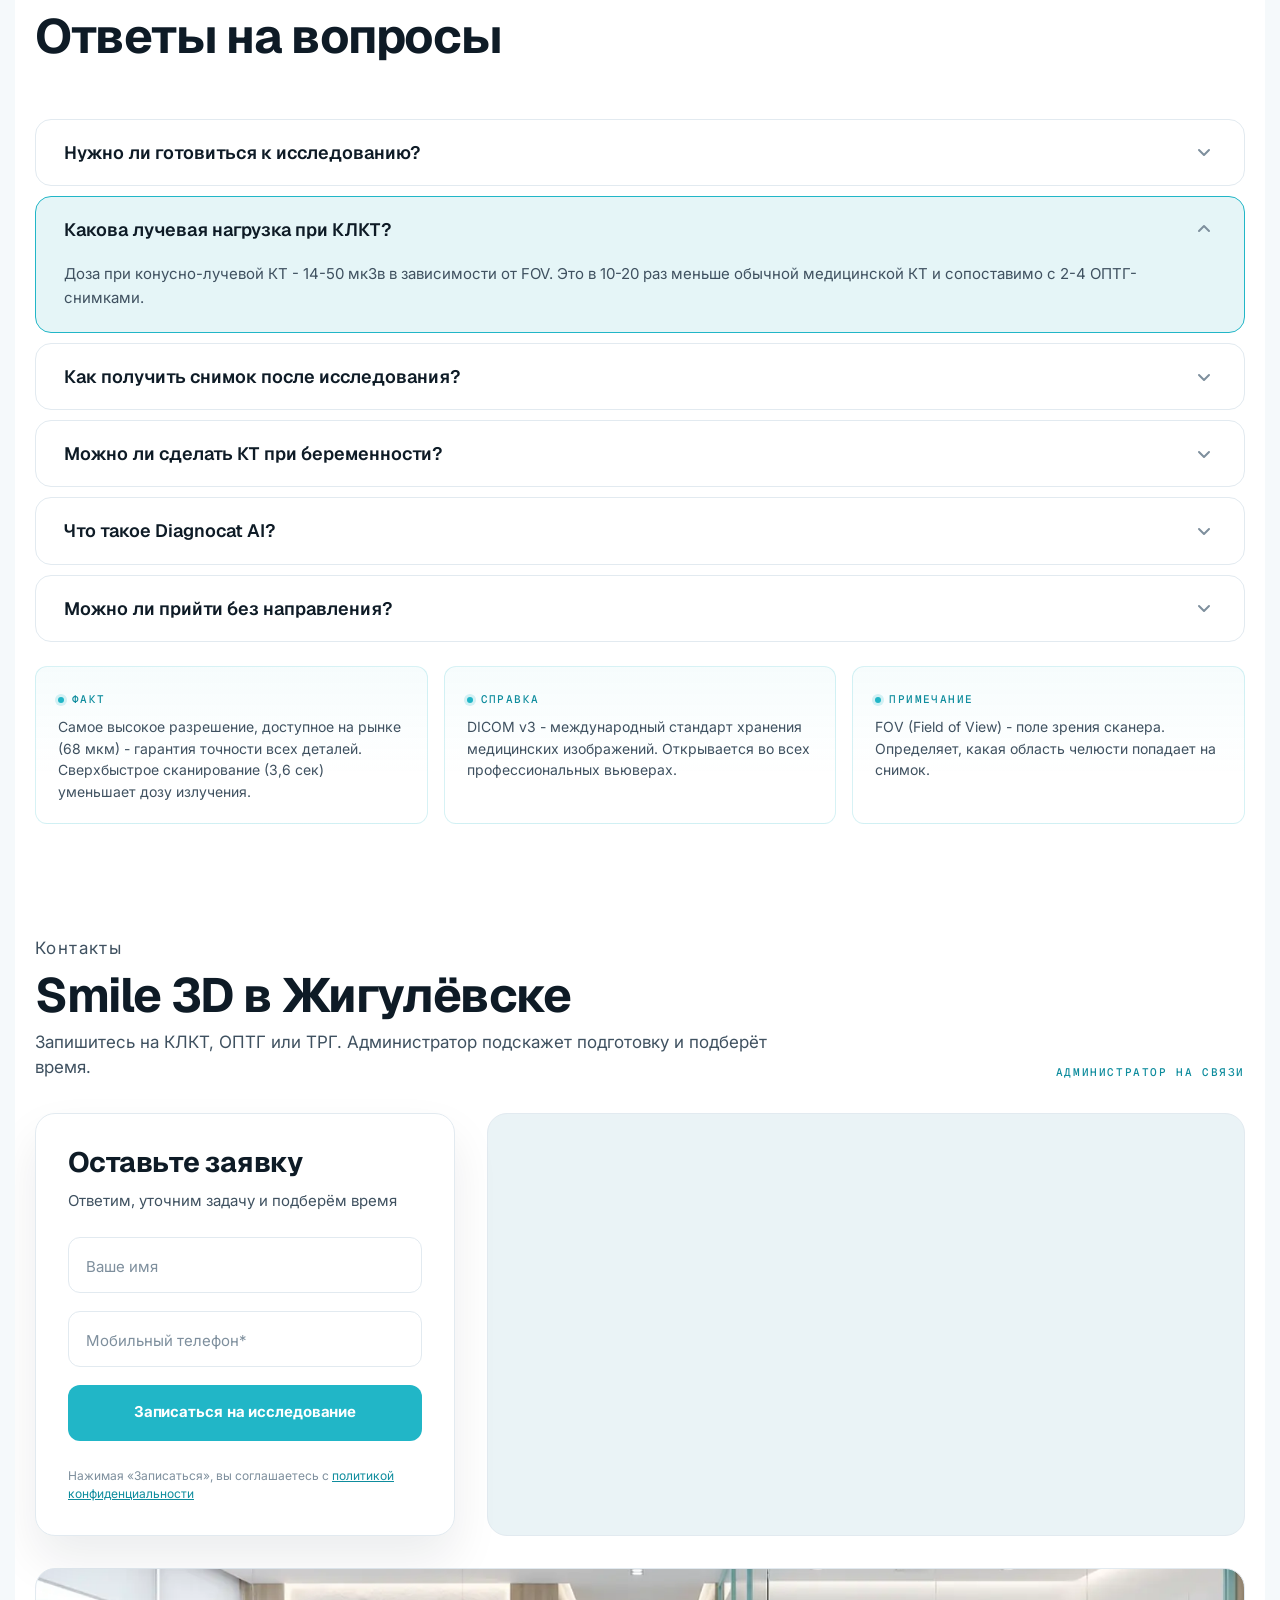
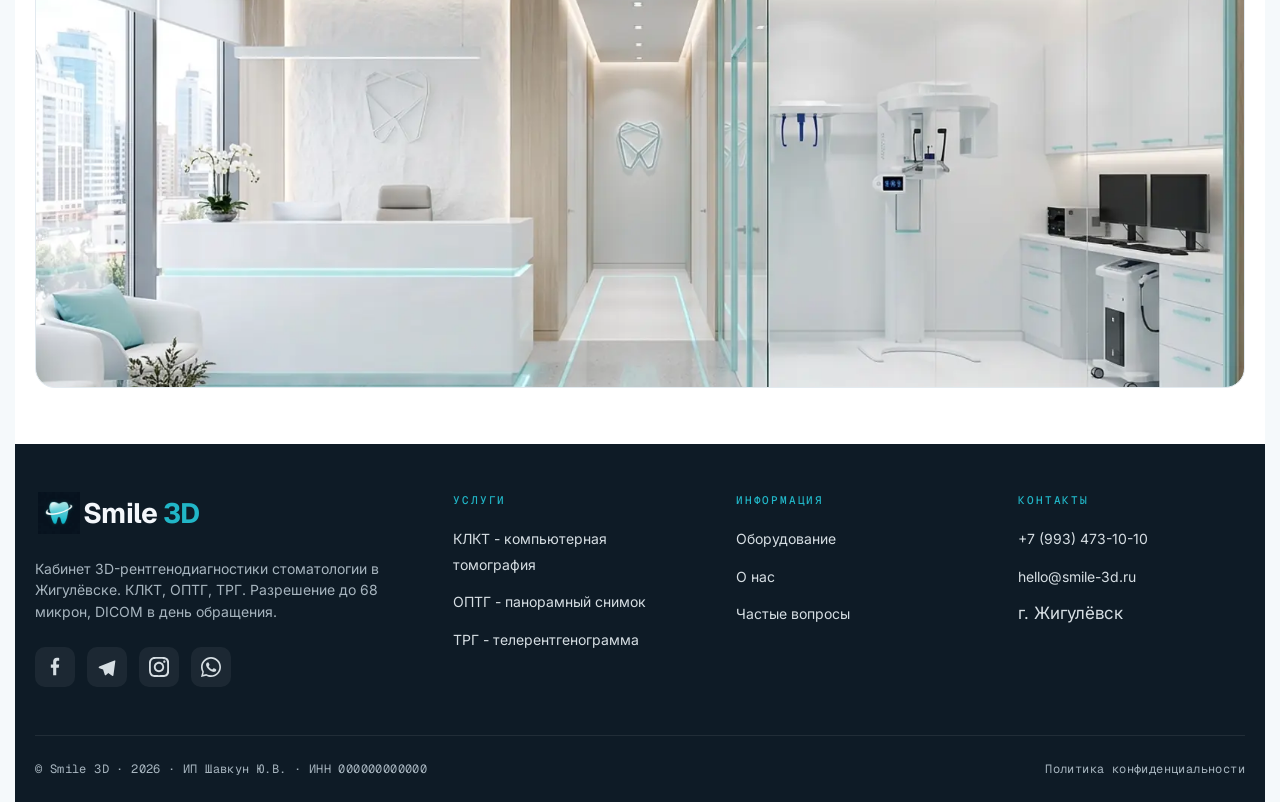
<file: html-variants/variant-1-clear-route.html>
<!DOCTYPE html>
<html lang="ru">
<head>
  <meta charset="UTF-8">
  <meta name="viewport" content="width=device-width, initial-scale=1.0">
  <meta http-equiv="refresh" content="0; url=../">
  <link rel="canonical" href="../">
  <title>Smile 3D</title>
  <script>location.replace("../");</script>
</head>
<body></body>
</html>
</file>
